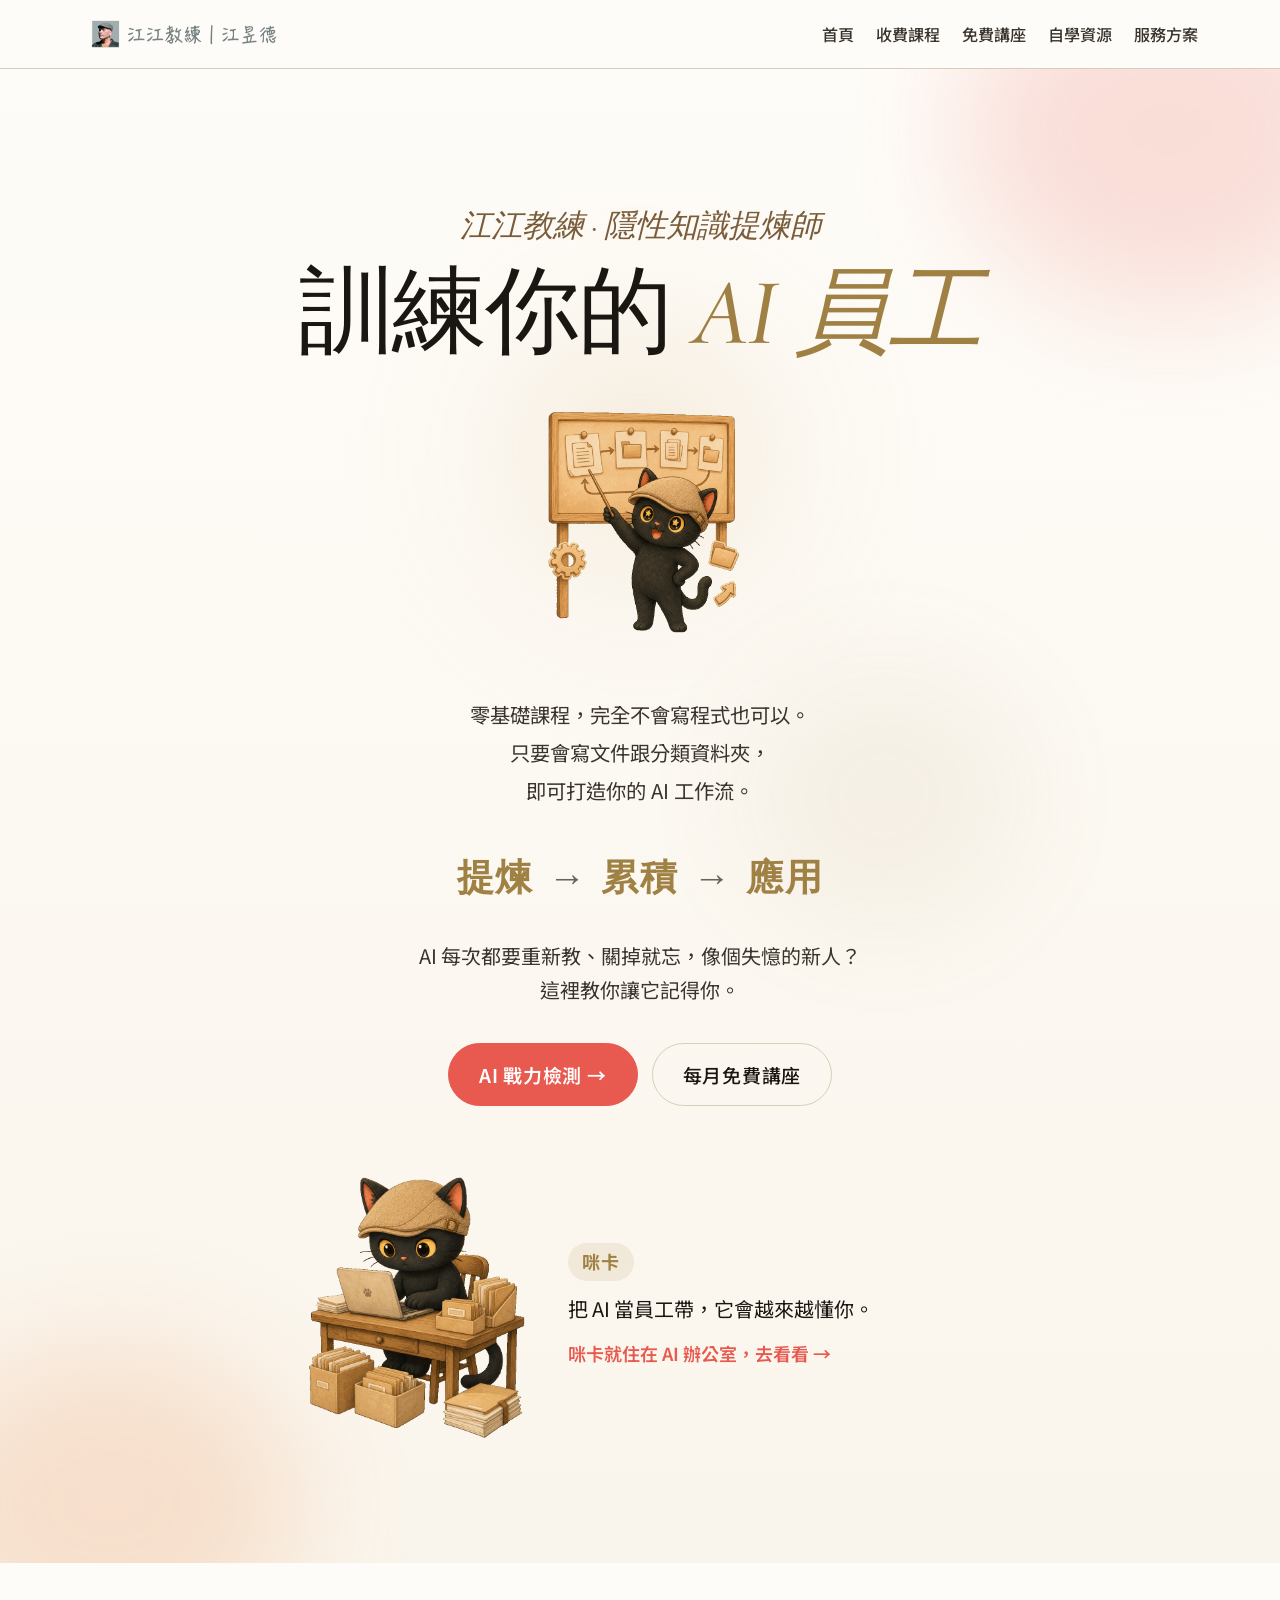
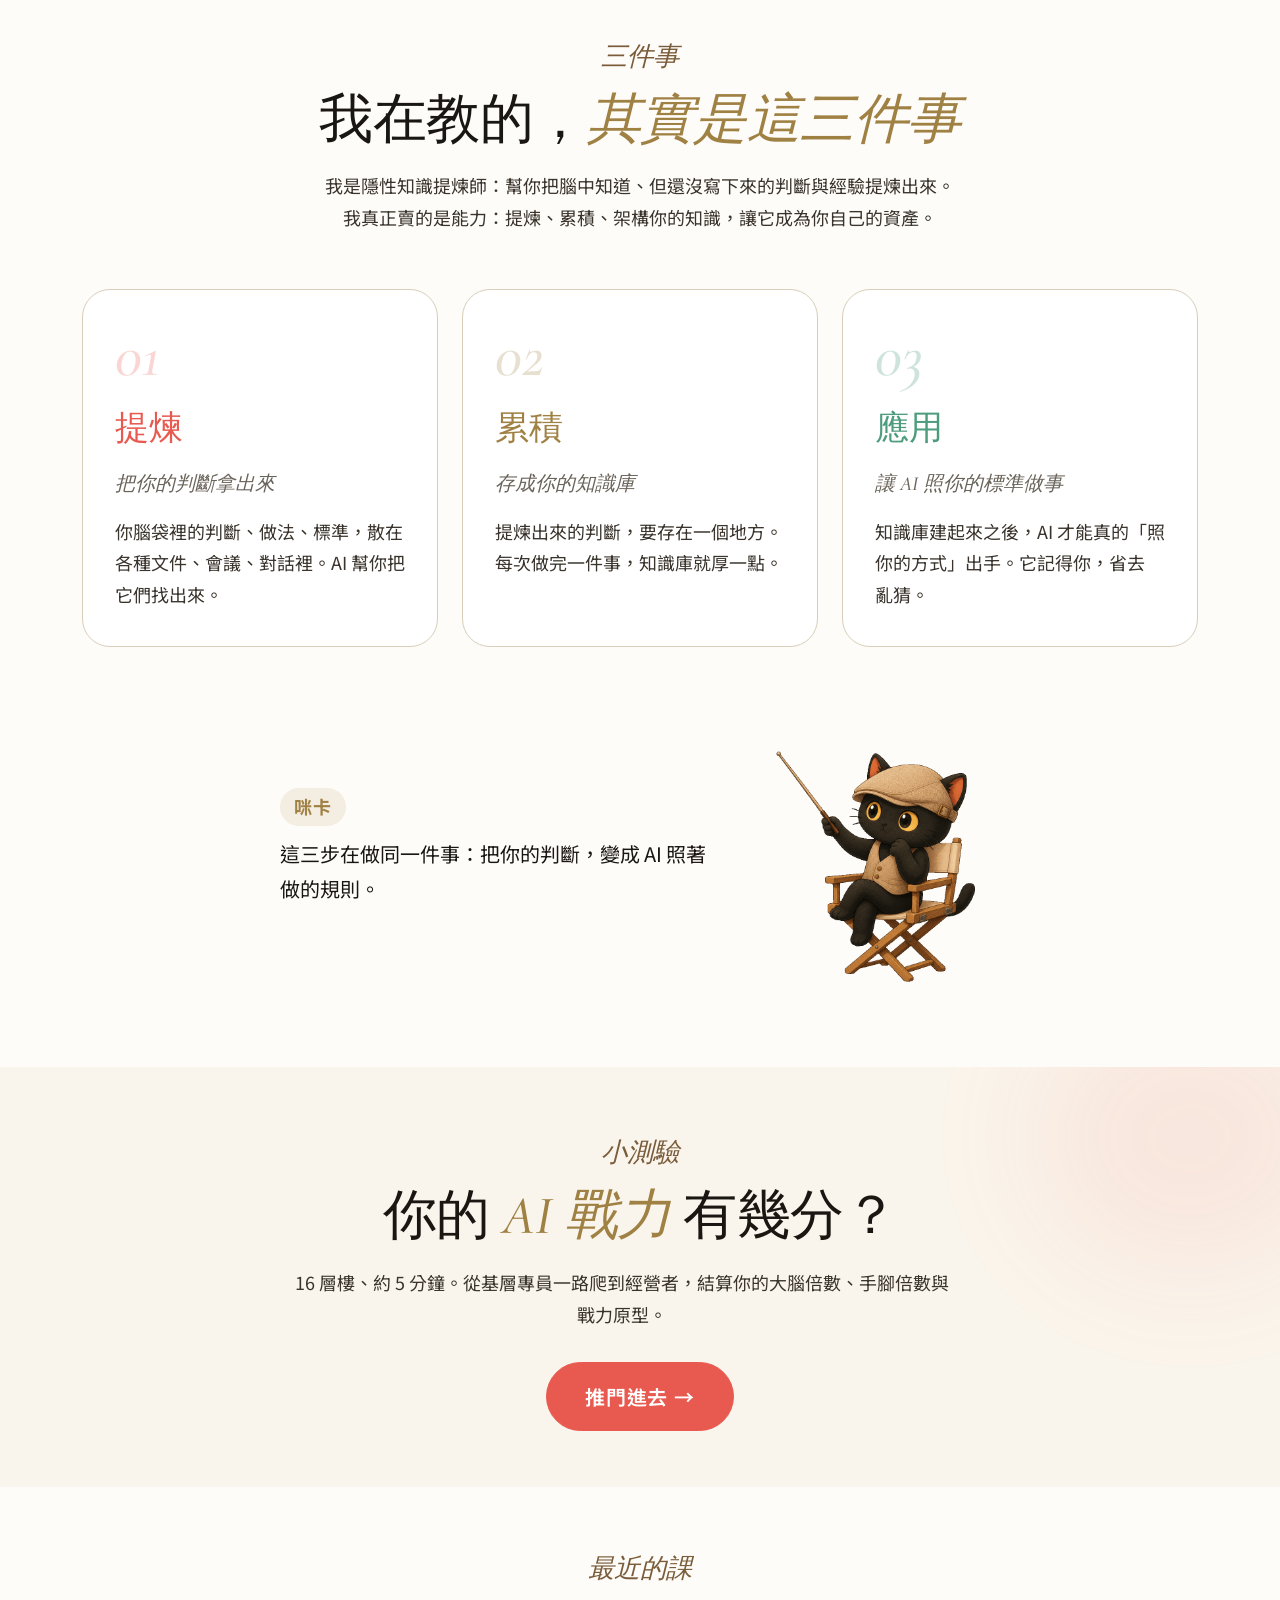
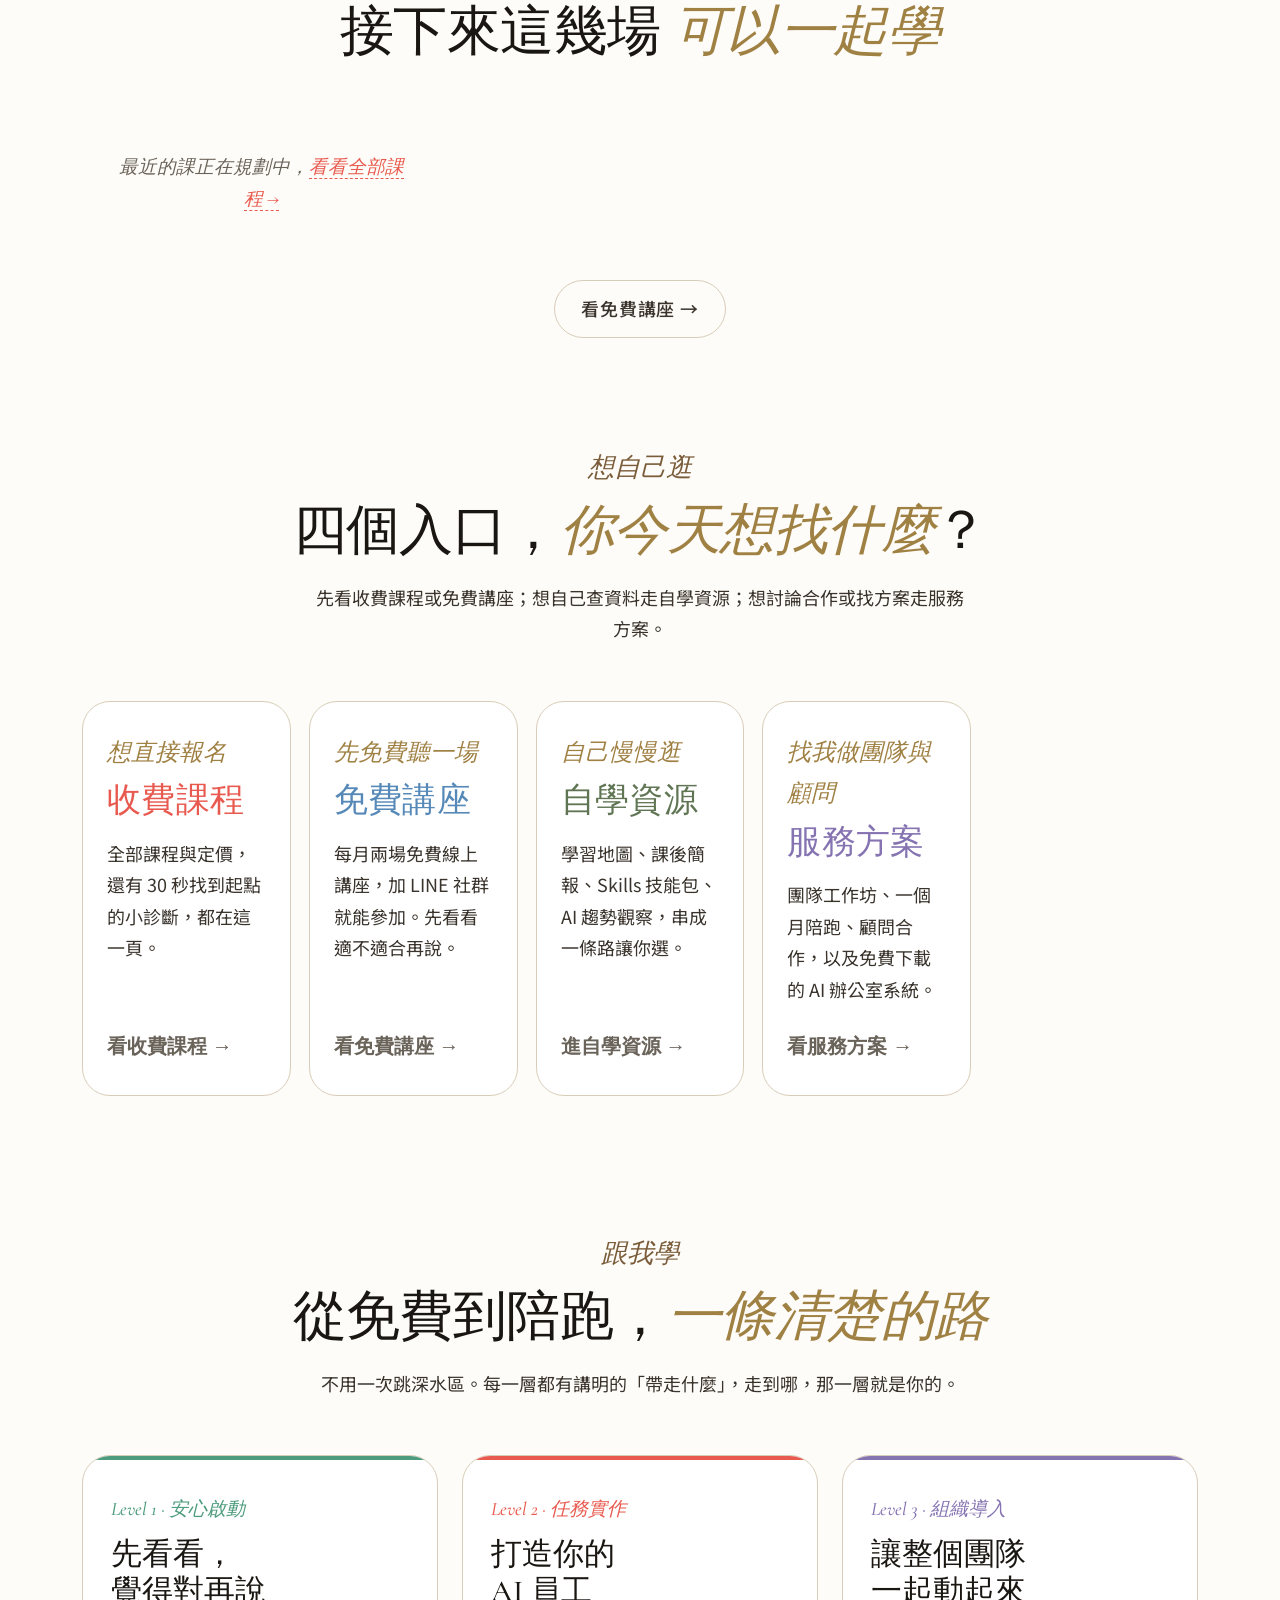
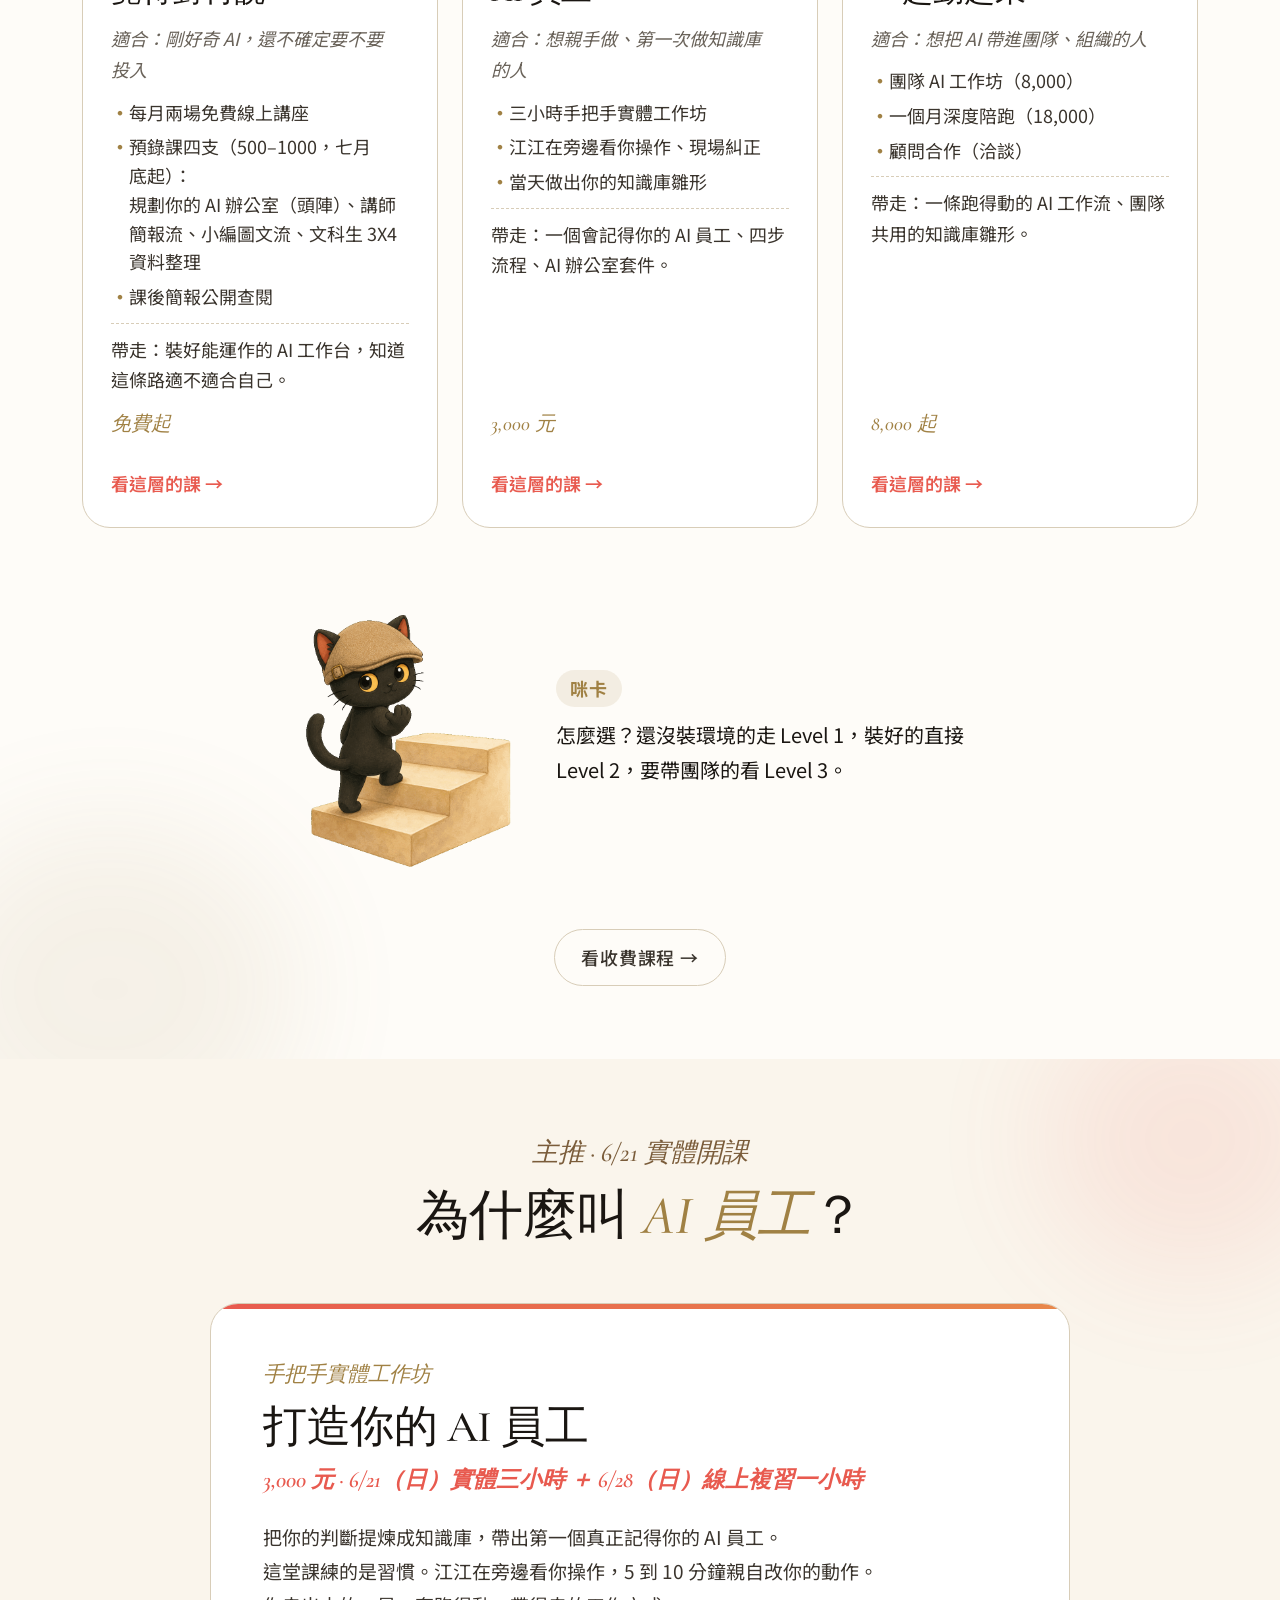
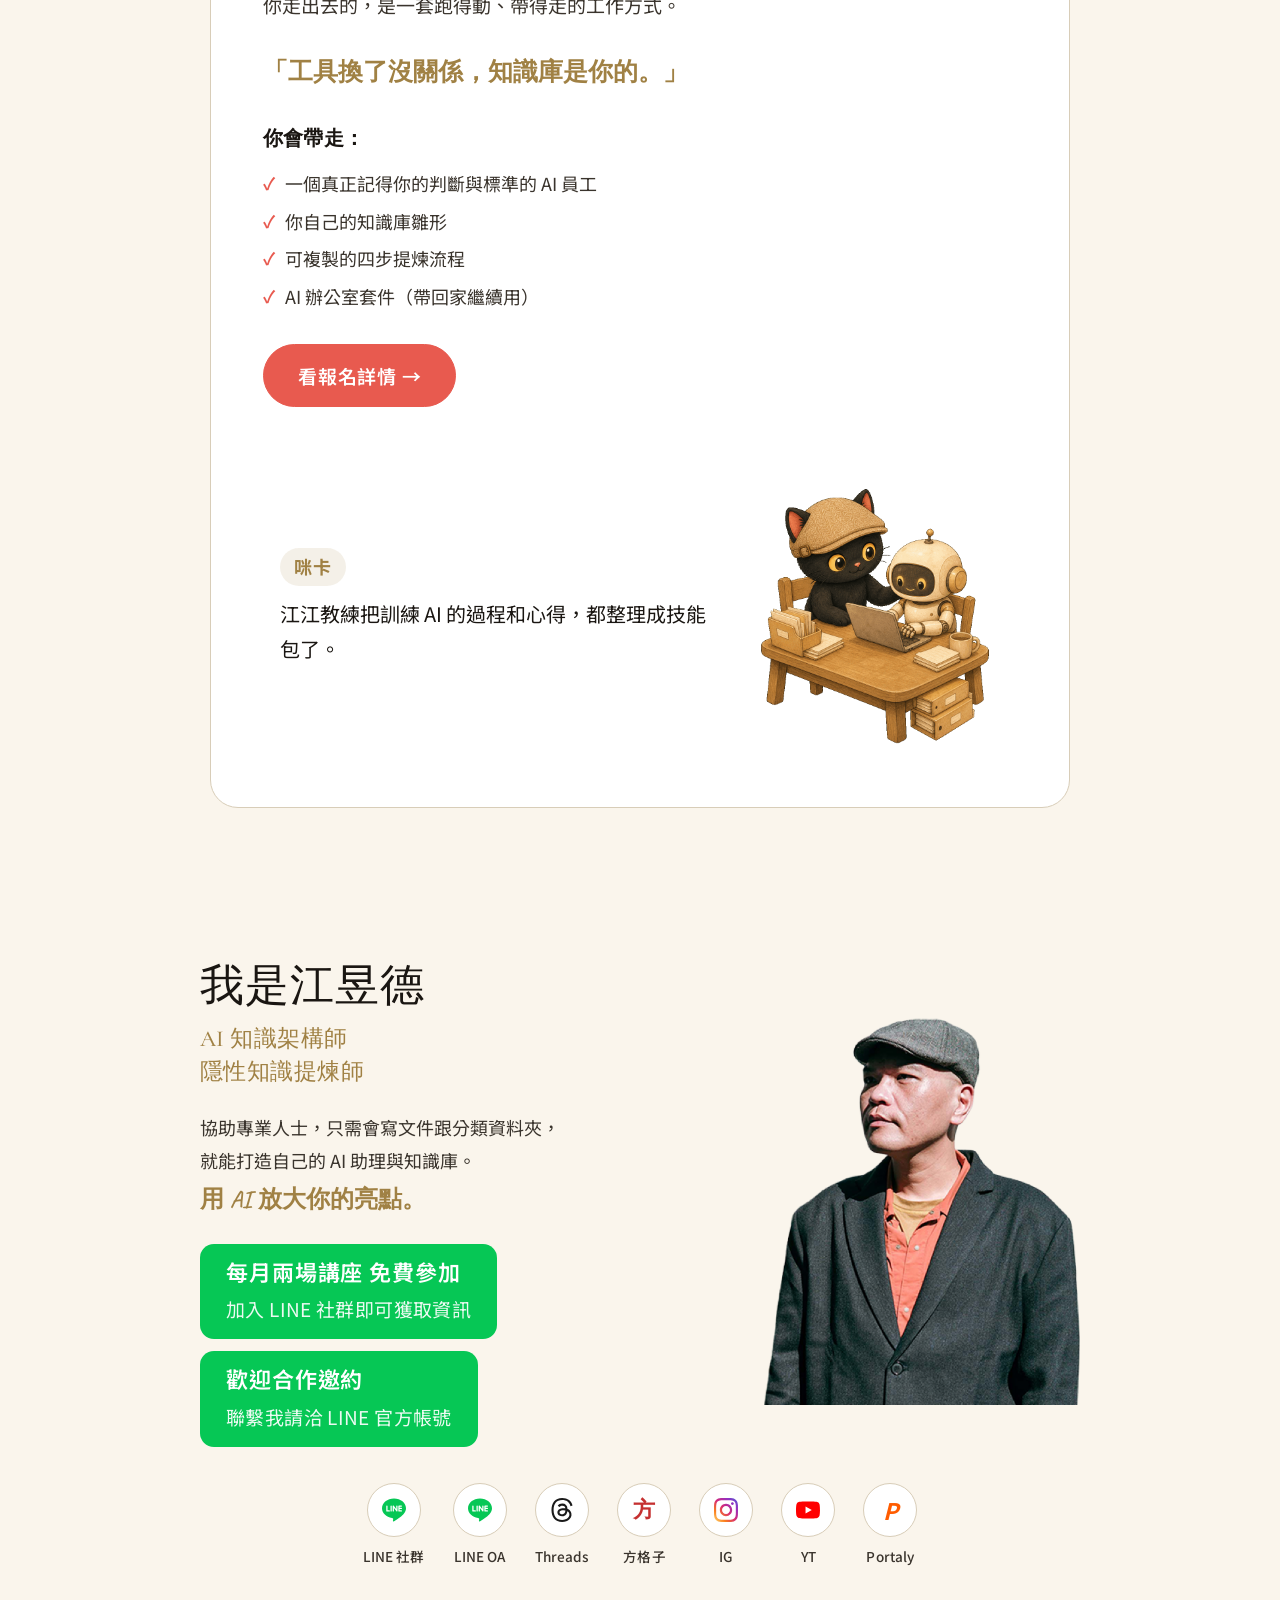
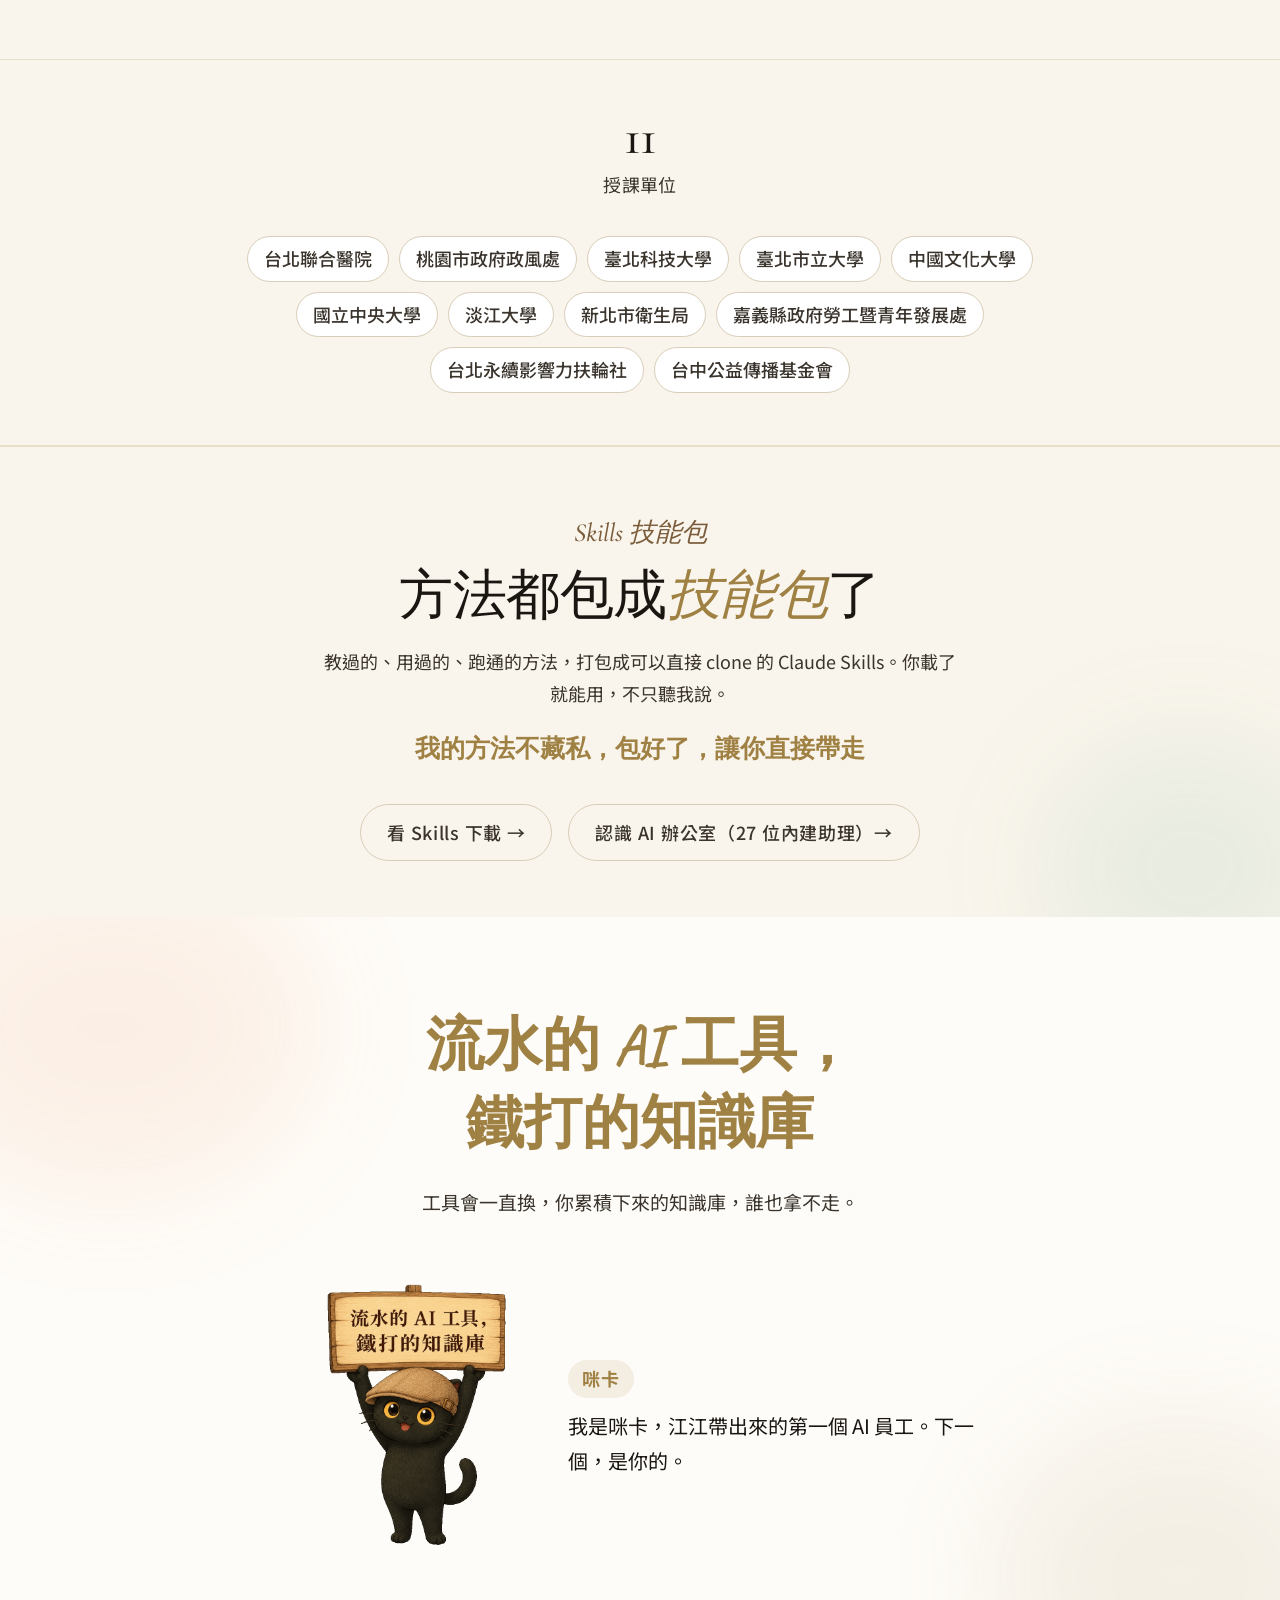
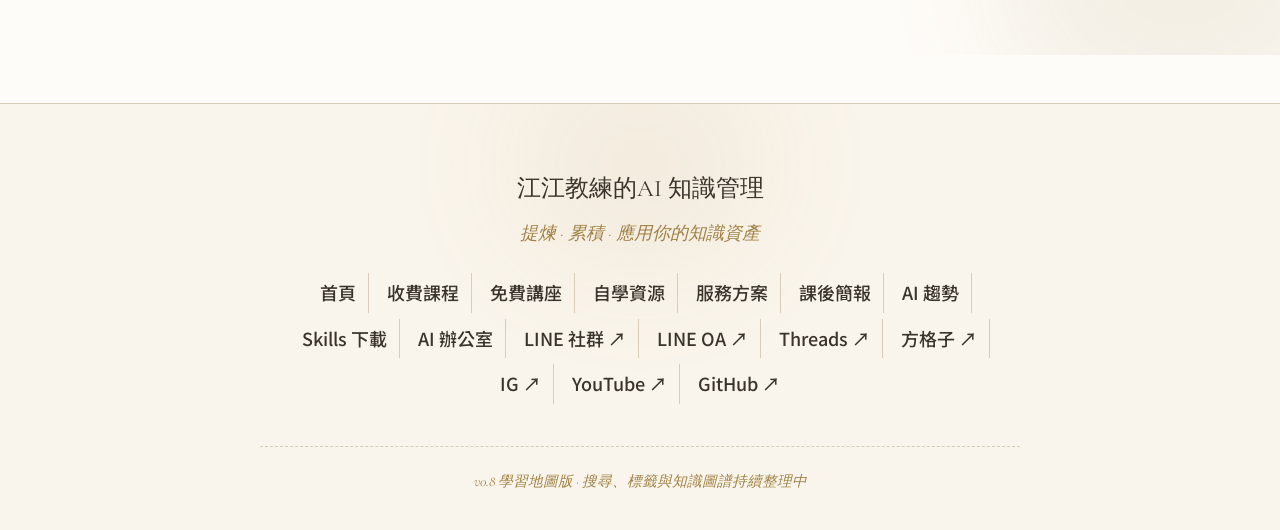
<file: index.html>
<!doctype html>
<html lang="zh-Hant">
<head>
<meta charset="utf-8" />
<meta name="viewport" content="width=device-width,initial-scale=1" />
<title>江江教練 · AI 知識管理</title>
<link rel="canonical" href="https://ai-km-jiang.vercel.app/" />
<meta property="og:type" content="website" />
<meta property="og:url" content="https://ai-km-jiang.vercel.app/" />
<meta property="og:title" content="江江教練 · AI 知識管理" />
<meta property="og:description" content="江昱德（江江教練）：AI 教練與一人公司主理人。協助知識工作者用 AI 提煉隱性知識、把文件與會議記錄變成可累積的知識資產。" />
<meta property="og:image" content="https://ai-km-jiang.vercel.app/images/intro-jiang.png" />
<meta property="og:locale" content="zh_TW" />
<meta property="og:site_name" content="江江教練 · AI 知識管理" />
<meta name="twitter:card" content="summary_large_image" />
<meta name="twitter:title" content="江江教練 · AI 知識管理" />
<meta name="twitter:description" content="江昱德（江江教練）：AI 教練與一人公司主理人。協助知識工作者用 AI 提煉隱性知識、把文件與會議記錄變成可累積的知識資產。" />
<meta name="twitter:image" content="https://ai-km-jiang.vercel.app/images/intro-jiang.png" />
<meta name="description" content="江昱德（江江教練）：AI 教練與一人公司主理人。協助知識工作者用 AI 提煉隱性知識、把文件與會議記錄變成可累積的知識資產。" />
<link rel="preconnect" href="https://fonts.googleapis.com" />
<link rel="preconnect" href="https://fonts.gstatic.com" crossorigin />
<link rel="stylesheet" href="https://fonts.googleapis.com/css2?family=Cormorant+Garamond:ital,wght@0,400;0,500;0,600;1,400;1,500&family=Caveat:wght@400;500;600;700&family=Noto+Sans+TC:wght@400;500;700&family=JetBrains+Mono:wght@400;500&display=swap" />
<link rel="stylesheet" href="styles.css?v=20260603-learning-map" />
<script type="application/ld+json">
{
  "@context": "https://schema.org",
  "@type": "Person",
  "name": "江昱德",
  "alternateName": ["江江教練", "Jiang Yude"],
  "jobTitle": "AI 教練",
  "description": "AI 教練與一人公司主理人。專長是提煉隱性知識：協助知識工作者把散落的文件、會議紀錄、課程錄影、工作經驗，用 AI 工具變成可累積、可重用、可輔助決策的知識資產。",
  "url": "https://ai-km-jiang.vercel.app/",
  "image": "https://ai-km-jiang.vercel.app/images/intro-jiang.png",
  "knowsAbout": [
    "AI 知識管理",
    "隱性知識提煉",
    "Claude Code Skills 技能包",
    "AI 教練方法論",
    "一人公司 AI 工作流",
    "提示詞優化",
    "AI 輔助決策"
  ],
  "sameAs": [
    "https://www.threads.com/@jiang_yude_coach",
    "https://vocus.cc/salon/Jiang_Coach",
    "https://github.com/Jiang-Yude",
    "https://www.youtube.com/@aipkmcc",
    "https://www.instagram.com/jiang_yude_coach/",
    "https://line.me/R/ti/p/@713kczfc"
  ]
}
</script>
<script type="application/ld+json">
{
  "@context": "https://schema.org",
  "@type": "WebSite",
  "name": "江江教練 · AI 知識管理",
  "url": "https://ai-km-jiang.vercel.app/",
  "description": "江江教練的 AI 知識管理。用各種 AI 工具，提煉、累積、應用你自己的知識資產。",
  "inLanguage": "zh-Hant",
  "author": {
    "@type": "Person",
    "name": "江昱德",
    "alternateName": "江江教練"
  }
}
</script>

<style>
/* ── index.html 頁面專屬樣式 ── */

/* ── 1. Hero：雙 CTA 按鈕列 ── */
.hero-cta-row {
  display: flex;
  gap: 14px;
  justify-content: center;
  flex-wrap: wrap;
  margin-top: 36px;
}
.hero-btn-primary {
  display: inline-block;
  padding: 14px 30px;
  background: var(--c-coral);
  color: #fff;
  border-radius: var(--radius-pill);
  font-size: 1.12rem;
  font-weight: 600;
  letter-spacing: 0.04em;
  border: 1.5px solid var(--c-coral);
  transition: background .25s, transform .25s, box-shadow .25s;
  text-decoration: none;
}
.hero-btn-primary:hover {
  background: #d44d43;
  border-color: #d44d43;
  transform: translateY(-2px);
  box-shadow: 0 12px 28px rgba(232, 90, 79, 0.32);
  color: #fff;
}
.hero-btn-secondary {
  display: inline-block;
  padding: 14px 30px;
  background: transparent;
  color: var(--ink);
  border-radius: var(--radius-pill);
  font-size: 1.12rem;
  font-weight: 500;
  letter-spacing: 0.04em;
  border: 1.5px solid var(--line);
  transition: all .25s;
  text-decoration: none;
}
.hero-btn-secondary:hover {
  border-color: var(--c-sand);
  color: var(--c-sand);
  transform: translateY(-2px);
}
.tier-link {
  display: inline-block;
  margin-top: 14px;
  font-size: 1.06rem;
  font-weight: 600;
  color: var(--c-coral);
  text-decoration: none;
}
.tier-link:hover { text-decoration: underline; }
.hero-hook {
  margin: 28px 0 0;
  font-size: 1.18rem;
  line-height: 1.7;
  color: var(--ink-soft);
}

/* ── 2. 三支柱 ── */
.pillars-section {
  padding: 72px 0 64px;
  background: var(--bg);
  position: relative;
  overflow: hidden;
}
.pillars-grid {
  display: grid;
  grid-template-columns: repeat(3, 1fr);
  gap: 24px;
  margin-top: 48px;
}
@media (max-width: 768px) {
  .pillars-grid { grid-template-columns: 1fr; gap: 18px; }
}
.pillar-card {
  background: var(--paper);
  border: 1px solid var(--line);
  border-radius: var(--radius-xl);
  padding: 36px 32px;
  position: relative;
  overflow: hidden;
  transition: transform .3s, box-shadow .3s, border-color .3s;
}
.pillar-card:hover {
  transform: translateY(-4px);
  box-shadow: var(--shadow-strong);
  border-color: var(--c-sand);
}
.pillar-num {
  font-family: 'Cormorant Garamond', serif;
  font-style: italic;
  font-size: 3.6rem;
  font-weight: 500;
  line-height: 1;
  margin-bottom: 12px;
  color: var(--line);
}
.pillar-card:nth-child(1) .pillar-num { color: rgba(232, 90, 79, 0.25); }
.pillar-card:nth-child(2) .pillar-num { color: rgba(160, 129, 68, 0.25); }
.pillar-card:nth-child(3) .pillar-num { color: rgba(77, 156, 125, 0.28); }
.pillar-title {
  font-family: 'Cormorant Garamond', serif;
  font-size: 2rem;
  font-weight: 500;
  margin: 0 0 8px;
  color: var(--ink);
  letter-spacing: 0.01em;
}
.pillar-card:nth-child(1) .pillar-title { color: var(--c-coral); }
.pillar-card:nth-child(2) .pillar-title { color: var(--c-sand); }
.pillar-card:nth-child(3) .pillar-title { color: var(--c-mint); }
.pillar-sub {
  font-family: 'Cormorant Garamond', serif;
  font-style: italic;
  font-size: 1.18rem;
  color: var(--ink-faint);
  margin: 0 0 14px;
  font-weight: 500;
}
.pillar-desc {
  font-size: 1.06rem;
  color: var(--ink-soft);
  line-height: 1.75;
  margin: 0;
}
.pillars-tagline {
  text-align: center;
  margin-top: 40px;
  font-family: 'Caveat', cursive;
  font-size: 1.6rem;
  color: var(--c-sand);
  font-weight: 600;
  letter-spacing: 0.02em;
}

/* ── 3. 信任層：數字 strip + 單位 chips ── */
.trust-strip {
  padding: 52px 0;
  background: var(--bg-soft);
  border-top: 1px solid var(--line-soft);
  border-bottom: 1px solid var(--line-soft);
  position: relative;
  overflow: hidden;
}
.trust-inner {
  display: flex;
  flex-wrap: wrap;
  align-items: center;
  justify-content: center;
  gap: 48px 64px;
}
.trust-stat {
  text-align: center;
}
.trust-stat-num {
  font-family: 'Cormorant Garamond', serif;
  font-size: 3rem;
  font-weight: 500;
  color: var(--ink);
  line-height: 1;
  letter-spacing: -0.02em;
}
.trust-stat-label {
  font-size: 1.06rem;
  color: var(--ink-soft);
  margin-top: 6px;
  letter-spacing: 0.02em;
}
.trust-divider {
  width: 1px;
  height: 56px;
  background: var(--line);
  flex-shrink: 0;
}
@media (max-width: 720px) {
  .trust-divider { display: none; }
  .trust-inner { gap: 32px 40px; }
}
.trust-units {
  display: flex;
  flex-wrap: wrap;
  justify-content: center;
  gap: 10px;
  margin-top: 36px;
  max-width: 880px;
  margin-left: auto;
  margin-right: auto;
}
.trust-chip {
  display: inline-block;
  padding: 6px 16px;
  background: var(--paper);
  border: 1px solid var(--line);
  border-radius: var(--radius-pill);
  font-size: 1.06rem;
  color: var(--ink-soft);
  font-weight: 500;
  white-space: nowrap;
  transition: border-color .2s, color .2s;
}
.trust-chip:hover {
  border-color: var(--c-sand);
  color: var(--ink);
}

/* ── 6. 課程三層體系 ── */
.tiers-section {
  padding: 72px 0 64px;
  background: var(--bg);
  position: relative;
  overflow: hidden;
}
.tiers-grid {
  display: grid;
  grid-template-columns: repeat(3, 1fr);
  gap: 24px;
  margin-top: 48px;
}
@media (max-width: 840px) {
  .tiers-grid { grid-template-columns: 1fr; gap: 20px; }
}
.tier-card {
  background: var(--paper);
  border: 1px solid var(--line);
  border-radius: var(--radius-xl);
  padding: 36px 28px 28px;
  display: flex;
  flex-direction: column;
  gap: 12px;
  position: relative;
  overflow: hidden;
  transition: transform .3s, box-shadow .3s, border-color .3s;
}
.tier-card:hover {
  transform: translateY(-4px);
  box-shadow: var(--shadow-strong);
  border-color: var(--c-sand);
}
.tier-card::before {
  content: '';
  position: absolute;
  top: 0; left: 0; right: 0;
  height: 4px;
}
.tier-card.lv1::before { background: var(--c-mint); }
.tier-card.lv2::before { background: var(--c-coral); }
.tier-card.lv3::before { background: var(--c-lavender); }
.tier-level {
  font-family: 'Cormorant Garamond', serif;
  font-style: italic;
  font-size: 1.12rem;
  color: var(--ink-faint);
  font-weight: 500;
}
.tier-card.lv1 .tier-level { color: var(--c-mint); }
.tier-card.lv2 .tier-level { color: var(--c-coral); }
.tier-card.lv3 .tier-level { color: var(--c-lavender); }
.tier-title {
  font-family: 'Cormorant Garamond', serif;
  font-size: 1.8rem;
  font-weight: 500;
  color: var(--ink);
  line-height: 1.2;
  margin: 0;
}
.tier-who {
  font-size: 1.06rem;
  color: var(--ink-faint);
  font-style: italic;
  margin: 0;
}
.tier-items {
  list-style: none;
  padding: 0;
  margin: 0;
  display: flex;
  flex-direction: column;
  gap: 6px;
}
.tier-items li {
  font-size: 1.06rem;
  color: var(--ink-soft);
  padding-left: 18px;
  position: relative;
  line-height: 1.6;
}
.tier-items li::before {
  content: '·';
  position: absolute;
  left: 0;
  color: var(--c-sand);
  font-weight: 700;
}
.tier-takeaway {
  font-size: 1.06rem;
  color: var(--ink-soft);
  line-height: 1.7;
  margin: 0;
  padding-top: 10px;
  border-top: 1px dashed var(--line);
  flex-grow: 1;
}
.tier-price {
  font-family: 'Cormorant Garamond', serif;
  font-size: 1.18rem;
  color: var(--c-sand);
  font-style: italic;
  font-weight: 500;
}
.tiers-cta-row {
  text-align: center;
  margin-top: 44px;
}

/* ── 7. 旗艦課深度區 ── */
.flagship-section {
  padding: 72px 0 64px;
  background: var(--bg-soft);
  position: relative;
  overflow: hidden;
}
.flagship-inner {
  max-width: 860px;
  margin: 0 auto;
  background: var(--paper);
  border: 1px solid var(--line);
  border-radius: var(--radius-xl);
  padding: 52px 52px 44px;
  position: relative;
  overflow: hidden;
}
@media (max-width: 720px) {
  .flagship-inner { padding: 36px 24px 32px; }
}
.flagship-inner::before {
  content: '';
  position: absolute;
  top: 0; left: 0; right: 0;
  height: 5px;
  background: linear-gradient(90deg, var(--c-coral), var(--c-peach));
}
.flagship-eyebrow {
  font-family: 'Cormorant Garamond', serif;
  font-style: italic;
  font-size: 1.25rem;
  color: var(--c-sand);
  font-weight: 500;
  margin-bottom: 8px;
}
.flagship-title {
  font-family: 'Cormorant Garamond', serif;
  font-size: 2.6rem;
  font-weight: 500;
  color: var(--ink);
  margin: 0 0 6px;
  line-height: 1.2;
  letter-spacing: -0.01em;
}
.flagship-price-tag {
  font-family: 'Cormorant Garamond', serif;
  font-size: 1.35rem;
  color: var(--c-coral);
  font-style: italic;
  font-weight: 600;
  margin-bottom: 20px;
}
.flagship-positioning {
  font-size: 1.12rem;
  color: var(--ink-soft);
  line-height: 1.8;
  margin: 0 0 28px;
  max-width: 680px;
}
.flagship-signature {
  font-family: 'Caveat', cursive;
  font-size: 1.45rem;
  color: var(--c-sand);
  font-weight: 600;
  margin: 0 0 28px;
}
.flagship-items-title {
  font-family: 'Cormorant Garamond', serif;
  font-size: 1.2rem;
  font-weight: 600;
  color: var(--ink);
  margin: 0 0 12px;
  letter-spacing: 0.01em;
}
.flagship-takeaways {
  list-style: none;
  padding: 0;
  margin: 0 0 32px;
  display: flex;
  flex-direction: column;
  gap: 8px;
}
.flagship-takeaways li {
  font-size: 1.06rem;
  color: var(--ink-soft);
  padding-left: 22px;
  position: relative;
  line-height: 1.65;
}
.flagship-takeaways li::before {
  content: '✓';
  position: absolute;
  left: 0;
  color: var(--c-coral);
  font-weight: 700;
  font-size: 1rem;
}
/* 試看影片佔位框 */
.flagship-video-placeholder {
  background: var(--bg-soft);
  border: 1.5px dashed var(--c-sand);
  border-radius: var(--radius-lg);
  padding: 40px 24px;
  text-align: center;
  margin: 0 0 32px;
  color: var(--ink-faint);
  font-family: 'Cormorant Garamond', serif;
  font-style: italic;
  font-size: 1.12rem;
  line-height: 1.65;
}
.flagship-cta {
  display: inline-block;
  padding: 14px 34px;
  background: var(--c-coral);
  color: #fff;
  border-radius: var(--radius-pill);
  font-size: 1.12rem;
  font-weight: 600;
  letter-spacing: 0.04em;
  border: 1.5px solid var(--c-coral);
  transition: background .25s, transform .25s, box-shadow .25s;
  text-decoration: none;
}
.flagship-cta:hover {
  background: #d44d43;
  border-color: #d44d43;
  transform: translateY(-2px);
  box-shadow: 0 12px 28px rgba(232, 90, 79, 0.32);
  color: #fff;
}

/* ── 8. 學員與推薦 ── */
.testimonials-section {
  padding: 64px 0 56px;
  background: var(--bg);
  position: relative;
  overflow: hidden;
}
.testimonials-grid {
  display: grid;
  grid-template-columns: repeat(3, 1fr);
  gap: 20px;
  margin-top: 48px;
}
@media (max-width: 840px) {
  .testimonials-grid { grid-template-columns: 1fr; }
}
.testimonial-card {
  background: var(--paper);
  border: 1px solid var(--line-soft);
  border-radius: var(--radius-lg);
  padding: 28px 26px;
  display: flex;
  flex-direction: column;
  gap: 14px;
}
.testimonial-quote {
  font-size: 1.06rem;
  color: var(--ink-soft);
  line-height: 1.75;
  margin: 0;
  font-style: italic;
  font-family: 'Cormorant Garamond', serif;
  font-size: 1.18rem;
}
.testimonial-source {
  font-size: 1.06rem;
  color: var(--ink-faint);
  font-weight: 500;
  margin: 0;
  padding-top: 10px;
  border-top: 1px dashed var(--line);
}

/* ── 10. 技能包生態圈 ── */
.skills-teaser {
  padding: 64px 0 56px;
  background: var(--bg-soft);
  border-top: 1px solid var(--line-soft);
  text-align: center;
  position: relative;
  overflow: hidden;
}
.skills-teaser-inner {
  max-width: 640px;
  margin: 0 auto;
}
.skills-teaser-tagline {
  font-family: 'Caveat', cursive;
  font-size: 1.5rem;
  color: var(--c-sand);
  font-weight: 600;
  margin: 18px 0 0;
}

/* ── 六入口卡：重用 entry-grid，區塊有自己的 section padding ── */
.entry-section {
  padding: 60px 0 64px;
  background: var(--bg);
}

/* ── 手機 RWD 補完 ── */
@media (max-width: 720px) {
  .tiers-grid { grid-template-columns: 1fr; }
  .testimonials-grid { grid-template-columns: 1fr; }
  .pillars-grid { grid-template-columns: 1fr; }
}
/* 最近的課：桌機三欄、窄幅單欄（取代原 inline style，避免蓋掉手機版規則） */
.home-upcoming-grid { grid-template-columns: repeat(3, 1fr); }
@media (max-width: 900px) {
  .home-upcoming-grid { grid-template-columns: 1fr; }
}

/* ════ 咪卡時刻（視覺引導元件） ════
   咪卡＝幫訪客理解內容的視覺引導：她的動作、神情直接跟旁邊的資訊互動（風格＝江江的咪卡社群圖卡：黑貓、鴨舌帽、奶茶米色、溫暖手繪）。
   文案已定稿（.mika-line，不要改）；圖由 Codex 生成後，把 .mika-moment-img 裡的虛線佔位換成 <img>（建議去背 PNG，比例 4:5）。 */
.mika-moment {
  display: flex;
  align-items: center;
  gap: 26px;
  max-width: 720px;
  margin: 44px auto 0;
  text-align: left;
}
.mika-moment.flip { flex-direction: row-reverse; }
.mika-moment-img {
  flex: 0 0 250px;
  aspect-ratio: 4 / 5;
  border: 2px dashed rgba(160,129,68,0.45);
  border-radius: 16px;
  background: rgba(160,129,68,0.05);
  display: flex;
  align-items: center;
  justify-content: center;
  padding: 14px;
  text-align: center;
  font-size: 1rem;
  line-height: 1.55;
  color: var(--ink-faint, #9b8c7a);
}
.mika-moment-img.has-img {
  border: none;
  background: none;
  padding: 0;
  overflow: hidden;
}
.mika-moment-img.has-img img {
  width: 100%;
  height: 100%;
  object-fit: cover;
  border-radius: 16px;
  display: block;
}
.mika-moment-text .mika-name {
  display: inline-block;
  padding: 3px 14px;
  background: rgba(160,129,68,0.12);
  border-radius: 999px;
  font-size: 1.06rem;
  font-weight: 700;
  color: var(--c-sand, #C99A5B);
  letter-spacing: 0.06em;
  margin-bottom: 10px;
}
.mika-moment-text .mika-go {
  display: inline-block;
  margin-top: 12px;
  font-size: 1.06rem;
  font-weight: 600;
  color: var(--c-coral);
  text-decoration: none;
}
.mika-moment-text .mika-go:hover { text-decoration: underline; }
.mika-moment-text .mika-line {
  font-size: 1.18rem;
  line-height: 1.75;
  color: var(--ink, #3d342a);
  margin: 0;
}
@media (max-width: 600px) {
  .mika-moment, .mika-moment.flip {
    flex-direction: column;
    text-align: center;
  }
  .mika-moment-img { flex: 0 0 auto; width: 210px; }
}
/* ════ Hero 頂部咪卡（設計工作流） ════ */
.hero-mika-top {
  max-width: 230px;
  margin: 4px auto 22px;
}
.hero-mika-top img {
  width: 100%;
  height: auto;
  display: block;
}
@media (max-width: 600px) {
  .hero-mika-top { max-width: 180px; }
}
</style>
</head>
<body class="spotlight" data-motion-type="pointer">

<nav class="top">
  <div class="container">
    <a class="nav-brand-img" href="index.html"><img src="images/footer-signature.png" alt="江江教練 | 江昱德" /></a>
    <button class="nav-toggle" aria-label="選單"><span></span><span></span><span></span></button>
    <ul class="nav-menu">
      <li><a href="index.html" class="active">首頁</a></li>
      <li><a href="offers.html">收費課程</a></li>
      <li><a href="courses.html">免費講座</a></li>
      <li><a href="learn.html">自學資源</a></li>
      <li><a href="cases.html">服務方案</a></li>
    </ul>
  </div>
</nav>

<!-- ════════════════════════════════════════
     1. Hero
     ════════════════════════════════════════ -->
<section class="hero">
  <div class="watercolor wc-coral"></div>
  <div class="watercolor wc-peach"></div>
  <div class="watercolor wc-sand"></div>
  <div class="container narrow">
    <div class="eyebrow">江江教練 · 隱性知識提煉師</div>
    <h1>訓練你的 <span class="italic">AI 員工</span></h1>
    <div class="hero-mika-top">
      <img src="images/mika-workflow.png" alt="咪卡開心地設計工作流程" loading="eager" />
    </div>
    <p class="subtitle">
      零基礎課程，完全不會寫程式也可以。<br />
      只要會寫文件跟分類資料夾，<br />
      即可打造你的 AI 工作流。
    </p>
    <div class="verb-chain">
      提煉 <span>→</span> 累積 <span>→</span> 應用
    </div>
    <p class="hero-hook">AI 每次都要重新教、關掉就忘，像個失憶的新人？<br />這裡教你讓它記得你。</p>
    <div class="hero-cta-row">
      <a class="hero-btn-primary" href="#ai-power-quiz">AI 戰力檢測 →</a>
      <a class="hero-btn-secondary" href="https://line.me/R/ti/g2/V63_43ngbs_kq1mpVc9LlxXB-1kchHnwdsy3WQ" target="_blank" rel="noopener">每月免費講座</a>
    </div>
    <div class="mika-moment" data-mika-moment="hero">
      <!-- 圖規格（給 Codex）：咪卡坐在辦公桌前打筆電、整理分類資料夾，認真可愛的員工 -->
      <div class="mika-moment-img has-img"><img src="images/mika-hero.png" alt="咪卡在辦公桌前整理資料、打電腦" loading="lazy" /></div>
      <div class="mika-moment-text">
        <span class="mika-name">咪卡</span>
        <p class="mika-line">把 AI 當員工帶，它會越來越懂你。</p>
        <a class="mika-go" href="ai-office/">咪卡就住在 AI 辦公室，去看看 →</a>
      </div>
    </div>
  </div>
</section>

<!-- ════════════════════════════════════════
     2. 三支柱：提煉 / 累積 / 應用
     ════════════════════════════════════════ -->
<section class="pillars-section">
  <div class="container">
    <div class="section-head-center">
      <div class="eyebrow">三件事</div>
      <h2 class="section-title">我在教的，<span class="italic">其實是這三件事</span></h2>
      <p class="section-sub">我是隱性知識提煉師：幫你把腦中知道、但還沒寫下來的判斷與經驗提煉出來。<br />我真正賣的是能力：提煉、累積、架構你的知識，讓它成為你自己的資產。</p>
    </div>
    <div class="pillars-grid">
      <div class="pillar-card">
        <div class="pillar-num">01</div>
        <h3 class="pillar-title">提煉</h3>
        <p class="pillar-sub">把你的判斷拿出來</p>
        <p class="pillar-desc">你腦袋裡的判斷、做法、標準，散在各種文件、會議、對話裡。AI 幫你把它們找出來。</p>
      </div>
      <div class="pillar-card">
        <div class="pillar-num">02</div>
        <h3 class="pillar-title">累積</h3>
        <p class="pillar-sub">存成你的知識庫</p>
        <p class="pillar-desc">提煉出來的判斷，要存在一個地方。每次做完一件事，知識庫就厚一點。</p>
      </div>
      <div class="pillar-card">
        <div class="pillar-num">03</div>
        <h3 class="pillar-title">應用</h3>
        <p class="pillar-sub">讓 AI 照你的標準做事</p>
        <p class="pillar-desc">知識庫建起來之後，AI 才能真的「照你的方式」出手。它記得你，省去亂猜。</p>
      </div>
    </div>
    <div class="mika-moment flip" data-mika-moment="pillars">
      <!-- 圖規格（給 Codex）：咪卡像導演坐在小椅子上，拿小指揮棒指向上方三張卡，神情認真 -->
      <div class="mika-moment-img has-img"><img src="images/mika-pillars.png" alt="咪卡像導演坐著，指揮提煉、累積、應用三張卡" loading="lazy" /></div>
      <div class="mika-moment-text">
        <span class="mika-name">咪卡</span>
        <p class="mika-line">這三步在做同一件事：把你的判斷，變成 AI 照著做的規則。</p>
      </div>
    </div>
  </div>
</section>

<!-- ════════════════════════════════════════
     4.5 小測驗：你的 AI 戰力（已接入 ai-power-tower/ 子站）
     ════════════════════════════════════════ -->
<section class="quiz-teaser-section" id="ai-power-quiz" style="padding:64px 0 56px; background:var(--bg-soft); position:relative; overflow:hidden;">
  <div class="watercolor wc-coral" style="width:320px;height:280px;top:-70px;right:-70px;opacity:0.09;"></div>
  <div class="container narrow" style="text-align:center;">
    <div class="eyebrow">小測驗</div>
    <h2 class="section-title">你的 <span class="italic">AI 戰力</span> 有幾分？</h2>
    <p class="section-sub">16 層樓、約 5 分鐘。從基層專員一路爬到經營者，結算你的大腦倍數、手腳倍數與戰力原型。</p>
    <div style="margin:32px auto 0;">
      <a class="hero-btn-primary" href="ai-power-tower/" target="_blank" rel="noopener" style="font-size:1.18rem; padding:16px 38px;">推門進去 →</a>
    </div>
  </div>
</section>

<!-- ════════════════════════════════════════
     4. 最近的課（保留原始碼，含 courses-data.js 自動卡）
     ════════════════════════════════════════ -->
<section style="padding: 60px 0 40px;">
  <div class="container">
    <div class="section-head-center">
      <div class="eyebrow">最近的課</div>
      <h2 class="section-title">接下來這幾場 <span class="italic">可以一起學</span></h2>
    </div>
    <!-- 卡片由 courses-render.js 讀 courses-data.js 自動渲染未來 3 場，不再寫死靜態卡（避免過期場次曝光） -->
    <div class="list-grid home-upcoming-grid" id="home-upcoming"></div>
    <div style="text-align:center; margin-top: 32px;">
      <a class="button ghost" href="courses.html">看免費講座 →</a>
    </div>
  </div>
</section>

<!-- ════════════════════════════════════════
     11. 六入口卡（接近底部，讓想自己逛的人用）
     ════════════════════════════════════════ -->
<section class="entry-section">
  <div class="container">
    <div class="section-head-center">
      <div class="eyebrow">想自己逛</div>
      <h2 class="section-title">四個入口，<span class="italic">你今天想找什麼</span>？</h2>
      <p class="section-sub">先看收費課程或免費講座；想自己查資料走自學資源；想討論合作或找方案走服務方案。</p>
    </div>

    <div class="entry-grid five">
      <a class="entry-card c1" href="offers.html">
        <div class="entry-eye">想直接報名</div>
        <h3>收費課程</h3>
        <p>全部課程與定價，還有 30 秒找到起點的小診斷，都在這一頁。</p>
        <span class="arrow">看收費課程 →</span>
      </a>

      <a class="entry-card c2" href="courses.html">
        <div class="entry-eye">先免費聽一場</div>
        <h3>免費講座</h3>
        <p>每月兩場免費線上講座，加 LINE 社群就能參加。先看看適不適合再說。</p>
        <span class="arrow">看免費講座 →</span>
      </a>

      <a class="entry-card c3" href="learn.html">
        <div class="entry-eye">自己慢慢逛</div>
        <h3>自學資源</h3>
        <p>學習地圖、課後簡報、Skills 技能包、AI 趨勢觀察，串成一條路讓你選。</p>
        <span class="arrow">進自學資源 →</span>
      </a>

      <a class="entry-card c5" href="cases.html">
        <div class="entry-eye">找我做團隊與顧問</div>
        <h3>服務方案</h3>
        <p>團隊工作坊、一個月陪跑、顧問合作，以及免費下載的 AI 辦公室系統。</p>
        <span class="arrow">看服務方案 →</span>
      </a>
    </div>
  </div>
</section>

<!-- ════════════════════════════════════════
     5. 課程三層體系（預錄課已併入 Level 1）
     ════════════════════════════════════════ -->
<section class="tiers-section">
  <div class="watercolor wc-sand" style="width:380px;height:340px;bottom:-100px;left:-80px;opacity:0.09;"></div>
  <div class="container">
    <div class="section-head-center">
      <div class="eyebrow">跟我學</div>
      <h2 class="section-title">從免費到陪跑，<span class="italic">一條清楚的路</span></h2>
      <p class="section-sub">不用一次跳深水區。每一層都有講明的「帶走什麼」，走到哪，那一層就是你的。</p>
    </div>
    <div class="tiers-grid">
      <!-- Level 1 -->
      <div class="tier-card lv1">
        <div class="tier-level">Level 1 · 安心啟動</div>
        <h3 class="tier-title">先看看，<br />覺得對再說</h3>
        <p class="tier-who">適合：剛好奇 AI，還不確定要不要投入</p>
        <ul class="tier-items">
          <li>每月兩場免費線上講座</li>
          <li>預錄課四支（500–1000，七月底起）：<br />規劃你的 AI 辦公室（頭陣）、講師簡報流、小編圖文流、文科生 3X4 資料整理</li>
          <li>課後簡報公開查閱</li>
        </ul>
        <p class="tier-takeaway">帶走：裝好能運作的 AI 工作台，知道這條路適不適合自己。</p>
        <div class="tier-price">免費起</div>
        <a class="tier-link" href="offers.html#card-prerec">看這層的課 →</a>
      </div>
      <!-- Level 2 -->
      <div class="tier-card lv2">
        <div class="tier-level">Level 2 · 任務實作</div>
        <h3 class="tier-title">打造你的<br />AI 員工</h3>
        <p class="tier-who">適合：想親手做、第一次做知識庫的人</p>
        <ul class="tier-items">
          <li>三小時手把手實體工作坊</li>
          <li>江江在旁邊看你操作、現場糾正</li>
          <li>當天做出你的知識庫雛形</li>
        </ul>
        <p class="tier-takeaway">帶走：一個會記得你的 AI 員工、四步流程、AI 辦公室套件。</p>
        <div class="tier-price">3,000 元</div>
        <a class="tier-link" href="offers.html#card-3000">看這層的課 →</a>
      </div>
      <!-- Level 3 -->
      <div class="tier-card lv3">
        <div class="tier-level">Level 3 · 組織導入</div>
        <h3 class="tier-title">讓整個團隊<br />一起動起來</h3>
        <p class="tier-who">適合：想把 AI 帶進團隊、組織的人</p>
        <ul class="tier-items">
          <li>團隊 AI 工作坊（8,000）</li>
          <li>一個月深度陪跑（18,000）</li>
          <li>顧問合作（洽談）</li>
        </ul>
        <p class="tier-takeaway">帶走：一條跑得動的 AI 工作流、團隊共用的知識庫雛形。</p>
        <div class="tier-price">8,000 起</div>
        <a class="tier-link" href="offers.html#card-8000">看這層的課 →</a>
      </div>
    </div>
    <div class="mika-moment" data-mika-moment="tiers">
      <!-- 圖規格（給 Codex）：咪卡踏在階梯第一階、回頭招手，神情輕鬆 -->
      <div class="mika-moment-img has-img"><img src="images/mika-tiers.png" alt="咪卡踏上階梯第一階，回頭招手" loading="lazy" /></div>
      <div class="mika-moment-text">
        <span class="mika-name">咪卡</span>
        <p class="mika-line">怎麼選？還沒裝環境的走 Level 1，裝好的直接 Level 2，要帶團隊的看 Level 3。</p>
      </div>
    </div>
    <div class="tiers-cta-row">
      <a class="button ghost" href="offers.html">看收費課程 →</a>
    </div>
  </div>
</section>

<!-- ════════════════════════════════════════
     7. 旗艦課深度區
     ════════════════════════════════════════ -->
<section class="flagship-section">
  <div class="watercolor wc-coral" style="width:300px;height:280px;top:-60px;right:-60px;opacity:0.10;"></div>
  <div class="container">
    <div class="section-head-center">
      <div class="eyebrow">主推 · 6/21 實體開課</div>
      <h2 class="section-title">為什麼叫 <span class="italic">AI 員工</span>？</h2>
    </div>
    <div class="flagship-inner">
      <div class="flagship-eyebrow">手把手實體工作坊</div>
      <h3 class="flagship-title">打造你的 AI 員工</h3>
      <div class="flagship-price-tag">3,000 元 · 6/21（日）實體三小時 ＋ 6/28（日）線上複習一小時</div>
      <p class="flagship-positioning">
        把你的判斷提煉成知識庫，帶出第一個真正記得你的 AI 員工。<br />
        這堂課練的是習慣。江江在旁邊看你操作，5 到 10 分鐘親自改你的動作。<br />
        你走出去的，是一套跑得動、帶得走的工作方式。
      </p>
      <p class="flagship-signature">「工具換了沒關係，知識庫是你的。」</p>
      <p class="flagship-items-title">你會帶走：</p>
      <ul class="flagship-takeaways">
        <li>一個真正記得你的判斷與標準的 AI 員工</li>
        <li>你自己的知識庫雛形</li>
        <li>可複製的四步提煉流程</li>
        <li>AI 辦公室套件（帶回家繼續用）</li>
      </ul>
      <!-- 試看影片：待江江挑 YouTube 片段 -->
      <div class="flagship-video-placeholder" style="display:none"><!-- 上線前隱藏：等試看影片 -->
        試看影片<br />
        <span style="font-size:1.06rem;opacity:0.7;">（待江江提供 YouTube 片段連結，這裡放 embed 或 thumbnail 連結）</span>
      </div>
      <a class="flagship-cta" href="offers.html#card-3000">看報名詳情 →</a>
      <div class="mika-moment flip" data-mika-moment="flagship">
      <!-- 圖規格（給 Codex）：咪卡坐在一隻打電腦的小機器人旁邊，溫暖地陪牠、教牠（機器人＝被訓練的 AI 員工） -->
      <div class="mika-moment-img has-img"><img src="images/mika-flagship.png" alt="咪卡坐在打電腦的可愛機器人旁邊，陪牠工作" loading="lazy" /></div>
      <div class="mika-moment-text">
        <span class="mika-name">咪卡</span>
        <p class="mika-line">江江教練把訓練 AI 的過程和心得，都整理成技能包了。</p>
      </div>
    </div>
    </div>
  </div>
</section>

<!-- ════════════════════════════════════════
     8. 學員與推薦（結構佔位，待補內容）
     ════════════════════════════════════════ -->
<!-- 上線前隱藏：等真實學員見證 -->
<section class="testimonials-section" style="display:none">
  <div class="container">
    <div class="section-head-center">
      <div class="eyebrow">學員怎麼說</div>
      <h2 class="section-title">真實的人，<span class="italic">真實的話</span></h2>
    </div>
    <div class="testimonials-grid">
      <div class="testimonial-card">
        <p class="testimonial-quote">（此處放學員回饋，待江江提供。請提供 1–3 句真實的話，不需要修飾太多。）</p>
        <p class="testimonial-source">學員姓名 · 身份背景</p>
      </div>
      <div class="testimonial-card">
        <p class="testimonial-quote">（此處放學員回饋，待江江提供。請提供 1–3 句真實的話，不需要修飾太多。）</p>
        <p class="testimonial-source">學員姓名 · 身份背景</p>
      </div>
      <div class="testimonial-card">
        <p class="testimonial-quote">（此處放推薦短評，待江江提供。可以是合作夥伴的評語，或是課後的真實回饋。）</p>
        <p class="testimonial-source">推薦人姓名 · 身份背景</p>
      </div>
    </div>
  </div>
</section>

<!-- ════════════════════════════════════════
     9. 我是江昱德（保留原始碼，含照片、LINE 雙 CTA、社群圈）
     ════════════════════════════════════════ -->
<!-- IG 漸層 defs（給 SVG fill="url(#ig-gradient)" 用） -->
<svg width="0" height="0" style="position:absolute" aria-hidden="true">
  <defs>
    <linearGradient id="ig-gradient" x1="0%" y1="100%" x2="100%" y2="0%">
      <stop offset="0%" stop-color="#feda75"/>
      <stop offset="25%" stop-color="#fa7e1e"/>
      <stop offset="50%" stop-color="#d62976"/>
      <stop offset="75%" stop-color="#962fbf"/>
      <stop offset="100%" stop-color="#4f5bd5"/>
    </linearGradient>
  </defs>
</svg>

<section class="intro-section">
  <div class="watercolor wc-sand-bg"></div>
  <div class="container">
    <div class="intro-grid">
      <div class="intro-text">
        <h2 class="intro-name">我是江昱德</h2>
        <p class="intro-title">AI 知識架構師<br />隱性知識提煉師</p>
        <p class="intro-desc">
          協助專業人士，只需會寫文件跟分類資料夾，<br />
          就能打造自己的 AI 助理與知識庫。<br />
          <em>用 AI 放大你的亮點。</em>
        </p>
        <div class="intro-cta-row">
          <a class="intro-line-cta" href="https://line.me/R/ti/g2/V63_43ngbs_kq1mpVc9LlxXB-1kchHnwdsy3WQ" target="_blank" rel="noopener">
            <span class="cta-main">每月兩場講座 免費參加</span>
            <span class="cta-sub">加入 LINE 社群即可獲取資訊</span>
          </a>
          <a class="intro-line-cta" href="https://line.me/R/ti/p/@713kczfc" target="_blank" rel="noopener">
            <span class="cta-main">歡迎合作邀約</span>
            <span class="cta-sub">聯繫我請洽 LINE 官方帳號</span>
          </a>
        </div>
      </div>
      <div class="intro-photo has-photo">
        <img src="images/intro-jiang.png" alt="江昱德 江江教練" />
      </div>
    </div>

    <!-- 6 圓 icon SVG logo（一列） -->
    <div class="social-circles">
      <a class="social-circle line" href="https://line.me/R/ti/g2/V63_43ngbs_kq1mpVc9LlxXB-1kchHnwdsy3WQ" target="_blank" rel="noopener" aria-label="LINE 社群">
        <div class="circle-btn">
          <svg viewBox="0 0 24 24" xmlns="http://www.w3.org/2000/svg" aria-hidden="true">
            <path d="M19.365 9.863c.349 0 .63.285.63.631 0 .345-.281.63-.63.63H17.61v1.125h1.755c.349 0 .63.283.63.63 0 .344-.281.629-.63.629h-2.386c-.345 0-.627-.285-.627-.629V8.108c0-.345.282-.63.63-.63h2.386c.346 0 .627.285.627.63 0 .349-.281.63-.63.63H17.61v1.125h1.755zm-3.855 3.016c0 .27-.174.51-.432.596-.064.021-.133.031-.199.031-.211 0-.391-.09-.51-.25l-2.443-3.317v2.94c0 .344-.279.629-.631.629-.346 0-.626-.285-.626-.629V8.108c0-.27.173-.51.43-.595.06-.023.136-.033.194-.033.195 0 .375.104.495.254l2.462 3.33V8.108c0-.345.282-.63.63-.63.345 0 .63.285.63.63v4.771zm-5.741 0c0 .344-.282.629-.631.629-.345 0-.627-.285-.627-.629V8.108c0-.345.282-.63.63-.63.346 0 .628.285.628.63v4.771zm-2.466.629H4.917c-.345 0-.63-.285-.63-.629V8.108c0-.345.285-.63.63-.63.348 0 .63.285.63.63v4.141h1.756c.348 0 .629.283.629.63 0 .344-.282.629-.629.629M24 10.314C24 4.943 18.615.572 12 .572S0 4.943 0 10.314c0 4.811 4.27 8.842 10.035 9.608.391.082.923.258 1.058.59.12.301.079.766.038 1.08l-.164 1.02c-.045.301-.24 1.186 1.049.645 1.291-.539 6.916-4.078 9.436-6.975C23.176 14.393 24 12.458 24 10.314"/>
          </svg>
        </div>
        <span class="caption">LINE 社群</span>
      </a>

      <a class="social-circle line" href="https://line.me/R/ti/p/@713kczfc" target="_blank" rel="noopener" aria-label="LINE 官方帳號">
        <div class="circle-btn">
          <svg viewBox="0 0 24 24" xmlns="http://www.w3.org/2000/svg" aria-hidden="true">
            <path d="M19.365 9.863c.349 0 .63.285.63.631 0 .345-.281.63-.63.63H17.61v1.125h1.755c.349 0 .63.283.63.63 0 .344-.281.629-.63.629h-2.386c-.345 0-.627-.285-.627-.629V8.108c0-.345.282-.63.63-.63h2.386c.346 0 .627.285.627.63 0 .349-.281.63-.63.63H17.61v1.125h1.755zm-3.855 3.016c0 .27-.174.51-.432.596-.064.021-.133.031-.199.031-.211 0-.391-.09-.51-.25l-2.443-3.317v2.94c0 .344-.279.629-.631.629-.346 0-.626-.285-.626-.629V8.108c0-.27.173-.51.43-.595.06-.023.136-.033.194-.033.195 0 .375.104.495.254l2.462 3.33V8.108c0-.345.282-.63.63-.63.345 0 .63.285.63.63v4.771zm-5.741 0c0 .344-.282.629-.631.629-.345 0-.627-.285-.627-.629V8.108c0-.345.282-.63.63-.63.346 0 .628.285.628.63v4.771zm-2.466.629H4.917c-.345 0-.63-.285-.63-.629V8.108c0-.345.285-.63.63-.63.348 0 .63.285.63.63v4.141h1.756c.348 0 .629.283.629.63 0 .344-.282.629-.629.629M24 10.314C24 4.943 18.615.572 12 .572S0 4.943 0 10.314c0 4.811 4.27 8.842 10.035 9.608.391.082.923.258 1.058.59.12.301.079.766.038 1.08l-.164 1.02c-.045.301-.24 1.186 1.049.645 1.291-.539 6.916-4.078 9.436-6.975C23.176 14.393 24 12.458 24 10.314"/>
          </svg>
        </div>
        <span class="caption">LINE OA</span>
      </a>

      <a class="social-circle threads" href="https://www.threads.com/@jiang_yude_coach" target="_blank" rel="noopener" aria-label="Threads">
        <div class="circle-btn">
          <svg viewBox="0 0 24 24" xmlns="http://www.w3.org/2000/svg" aria-hidden="true">
            <path d="M12.186 24h-.007c-3.581-.024-6.334-1.205-8.184-3.509C2.35 18.44 1.5 15.586 1.472 12.01v-.017c.03-3.579.879-6.43 2.525-8.482C5.845 1.205 8.6.024 12.18 0h.014c2.746.02 5.043.725 6.826 2.098 1.677 1.29 2.858 3.13 3.509 5.467l-2.04.569c-1.104-3.96-3.898-5.984-8.304-6.015-2.91.022-5.11.936-6.54 2.717C4.307 6.504 3.616 8.914 3.589 12c.027 3.086.718 5.496 2.057 7.164 1.43 1.783 3.631 2.698 6.54 2.717 2.623-.02 4.358-.631 5.8-2.045 1.647-1.613 1.618-3.593 1.09-4.798-.31-.71-.873-1.3-1.634-1.75-.192 1.352-.622 2.446-1.284 3.272-.886 1.102-2.14 1.704-3.73 1.79-1.202.065-2.361-.218-3.259-.801-1.063-.689-1.685-1.74-1.752-2.964-.065-1.19.408-2.285 1.33-3.082.88-.76 2.119-1.207 3.583-1.291a13.853 13.853 0 0 1 3.02.142c-.126-.742-.375-1.332-.75-1.757-.513-.586-1.308-.883-2.359-.89h-.029c-.844 0-1.992.232-2.721 1.32L7.734 7.847c.98-1.454 2.568-2.256 4.478-2.256h.044c3.194.02 5.097 1.975 5.287 5.388.108.046.216.094.321.142 1.49.7 2.58 1.761 3.154 3.07.797 1.82.871 4.79-1.548 7.158-1.85 1.81-4.094 2.628-7.277 2.65Zm1.003-11.69c-.242 0-.487.007-.739.021-1.836.103-2.98.946-2.916 2.143.067 1.256 1.452 1.839 2.784 1.767 1.224-.065 2.818-.543 3.086-3.71a10.5 10.5 0 0 0-2.215-.221z"/>
          </svg>
        </div>
        <span class="caption">Threads</span>
      </a>

      <a class="social-circle vocus" href="https://vocus.cc/salon/Jiang_Coach" target="_blank" rel="noopener" aria-label="方格子">
        <div class="circle-btn">
          <span class="vocus-text">方</span>
        </div>
        <span class="caption">方格子</span>
      </a>

      <a class="social-circle ig" href="https://www.instagram.com/jiang_yude_coach/" target="_blank" rel="noopener" aria-label="Instagram">
        <div class="circle-btn">
          <svg viewBox="0 0 24 24" xmlns="http://www.w3.org/2000/svg" aria-hidden="true">
            <path d="M12 2.163c3.204 0 3.584.012 4.85.07 3.252.148 4.771 1.691 4.919 4.919.058 1.265.069 1.645.069 4.849 0 3.205-.012 3.584-.069 4.849-.149 3.225-1.664 4.771-4.919 4.919-1.266.058-1.644.07-4.85.07-3.204 0-3.584-.012-4.849-.07-3.26-.149-4.771-1.699-4.919-4.92-.058-1.265-.07-1.644-.07-4.849 0-3.204.013-3.583.07-4.849.149-3.227 1.664-4.771 4.919-4.919 1.266-.057 1.645-.069 4.849-.069zm0-2.163c-3.259 0-3.667.014-4.947.072-4.358.2-6.78 2.618-6.98 6.98-.059 1.281-.073 1.689-.073 4.948 0 3.259.014 3.668.072 4.948.2 4.358 2.618 6.78 6.98 6.98 1.281.058 1.689.072 4.948.072 3.259 0 3.668-.014 4.948-.072 4.354-.2 6.782-2.618 6.979-6.98.059-1.28.073-1.689.073-4.948 0-3.259-.014-3.667-.072-4.947-.196-4.354-2.617-6.78-6.979-6.98-1.281-.059-1.69-.073-4.949-.073zm0 5.838c-3.403 0-6.162 2.759-6.162 6.162s2.759 6.163 6.162 6.163 6.162-2.759 6.162-6.163c0-3.403-2.759-6.162-6.162-6.162zm0 10.162c-2.209 0-4-1.79-4-4 0-2.209 1.791-4 4-4s4 1.791 4 4c0 2.21-1.791 4-4 4zm6.406-11.845c-.796 0-1.441.645-1.441 1.44s.645 1.44 1.441 1.44c.795 0 1.439-.645 1.439-1.44s-.644-1.44-1.439-1.44z"/>
          </svg>
        </div>
        <span class="caption">IG</span>
      </a>

      <a class="social-circle yt" href="https://www.youtube.com/@aipkmcc" target="_blank" rel="noopener" aria-label="YouTube">
        <div class="circle-btn">
          <svg viewBox="0 0 24 24" xmlns="http://www.w3.org/2000/svg" aria-hidden="true">
            <path d="M23.498 6.186a3.016 3.016 0 0 0-2.122-2.136C19.505 3.545 12 3.545 12 3.545s-7.505 0-9.377.505A3.017 3.017 0 0 0 .502 6.186C0 8.07 0 12 0 12s0 3.93.502 5.814a3.016 3.016 0 0 0 2.122 2.136c1.871.505 9.376.505 9.376.505s7.505 0 9.377-.505a3.015 3.015 0 0 0 2.122-2.136C24 15.93 24 12 24 12s0-3.93-.502-5.814zM9.545 15.568V8.432L15.818 12l-6.273 3.568z"/>
          </svg>
        </div>
        <span class="caption">YT</span>
      </a>

      <a class="social-circle portaly" href="https://portaly.cc/Jiang_Yude" target="_blank" rel="noopener" aria-label="Portaly 連結整合">
        <div class="circle-btn">
          <span class="portaly-text">P</span>
        </div>
        <span class="caption">Portaly</span>
      </a>
    </div>
  </div>
</section>

<!-- ════════════════════════════════════════
     3. 信任層：數字 + 合作單位
     信任層：數字與單位需江江確認後才可部署
     ════════════════════════════════════════ -->
<!-- 信任層：數字與單位需江江確認後才可部署 -->
<section class="trust-strip">
  <div class="container">
    <div class="trust-inner">
      <div class="trust-stat">
        <div class="trust-stat-num">11</div>
        <div class="trust-stat-label">授課單位</div>
      </div>
      <!-- 上線前隱藏：待補真實數字 -->
      <div class="trust-divider" style="display:none"></div>
      <div class="trust-stat" style="display:none">
        <div class="trust-stat-num">（待補）</div>
        <div class="trust-stat-label">學員人數</div>
      </div>
      <div class="trust-divider" style="display:none"></div>
      <div class="trust-stat" style="display:none">
        <div class="trust-stat-num">（待補）</div>
        <div class="trust-stat-label">開課場次</div>
      </div>
      <div class="trust-divider" style="display:none"></div>
      <div class="trust-stat" style="display:none">
        <div class="trust-stat-num">（待補）</div>
        <div class="trust-stat-label">公開技能包</div>
      </div>
    </div>
    <div class="trust-units">
      <span class="trust-chip">台北聯合醫院</span>
      <span class="trust-chip">桃園市政府政風處</span>
      <span class="trust-chip">臺北科技大學</span>
      <span class="trust-chip">臺北市立大學</span>
      <span class="trust-chip">中國文化大學</span>
      <span class="trust-chip">國立中央大學</span>
      <span class="trust-chip">淡江大學</span>
      <span class="trust-chip">新北市衛生局</span>
      <span class="trust-chip">嘉義縣政府勞工暨青年發展處</span>
      <span class="trust-chip">台北永續影響力扶輪社</span>
      <span class="trust-chip">台中公益傳播基金會</span>
    </div>
  </div>
</section>

<!-- ════════════════════════════════════════
     10. 技能包生態圈
     ════════════════════════════════════════ -->
<section class="skills-teaser">
  <div class="watercolor wc-mint" style="width:300px;height:260px;bottom:-80px;right:-60px;opacity:0.10;"></div>
  <div class="container">
    <div class="skills-teaser-inner">
      <div class="eyebrow" style="text-align:center;">Skills 技能包</div>
      <h2 class="section-title" style="text-align:center;">方法都包成<span class="italic">技能包</span>了</h2>
      <p class="section-sub" style="text-align:center;margin:0 auto 12px;">教過的、用過的、跑通的方法，打包成可以直接 clone 的 Claude Skills。你載了就能用，不只聽我說。</p>
      <p class="skills-teaser-tagline">我的方法不藏私，包好了，讓你直接帶走</p>
      <div style="text-align:center;margin-top:32px;display:flex;gap:16px;justify-content:center;flex-wrap:wrap;">
        <a class="button ghost" href="skills.html">看 Skills 下載 →</a>
        <a class="button ghost" href="ai-office/">認識 AI 辦公室（27 位內建助理）→</a>
      </div>
    </div>
  </div>
</section>

<!-- ════════════════════════════════════════
     12. 結尾招牌句
     ════════════════════════════════════════ -->
<section class="closing-motto-section" style="padding:90px 0 80px; text-align:center; position:relative; overflow:hidden;">
  <div class="watercolor wc-peach" style="width:420px;height:340px;top:-60px;left:-100px;opacity:0.10;"></div>
  <div class="watercolor wc-sand" style="width:380px;height:320px;bottom:-80px;right:-90px;opacity:0.10;"></div>
  <div class="container narrow">
    <p style="font-family:'Caveat',cursive; font-size:clamp(2.2rem,5vw,3.4rem); color:var(--c-sand, #C99A5B); font-weight:700; line-height:1.35; margin:0;">流水的 AI 工具，<br />鐵打的知識庫</p>
    <p style="font-size:1.12rem; color:var(--ink-soft, #6b5d4f); margin:22px 0 0; line-height:1.8;">工具會一直換，你累積下來的知識庫，誰也拿不走。</p>
    <div class="mika-moment" data-mika-moment="closing">
      <!-- 圖規格（給 Codex）：咪卡雙手高舉木牌，牌上寫「流水的 AI 工具，鐵打的知識庫」，神情得意滿足 -->
      <div class="mika-moment-img has-img"><img src="images/mika-closing.png" alt="咪卡雙手舉牌：流水的 AI 工具，鐵打的知識庫" loading="lazy" /></div>
      <div class="mika-moment-text">
        <span class="mika-name">咪卡</span>
        <p class="mika-line">我是咪卡，江江帶出來的第一個 AI 員工。下一個，是你的。</p>
      </div>
    </div>
  </div>
</section>

<!-- ════════════════════════════════════════
     13. Footer（保留原始碼）
     ════════════════════════════════════════ -->
<footer>
  <div class="watercolor wc-sand"></div>
  <div class="container">
    <div class="foot-brand">
      <div class="logo"><span class="eye">江江教練的</span>AI 知識管理</div>
      <p>提煉 · 累積 · 應用你的知識資產</p>
    </div>

    <div class="foot-links">
      <a href="index.html">首頁</a>
      <a href="offers.html">收費課程</a>
      <a href="courses.html">免費講座</a>
      <a href="learn.html">自學資源</a>
      <a href="cases.html">服務方案</a>
      <a href="resources.html">課後簡報</a>
      <a href="ai-trends.html">AI 趨勢</a>
      <a href="skills.html">Skills 下載</a>
      <a href="ai-office/">AI 辦公室</a>
      <a href="https://line.me/R/ti/g2/V63_43ngbs_kq1mpVc9LlxXB-1kchHnwdsy3WQ" target="_blank" rel="noopener">LINE 社群 ↗</a>
      <a href="https://line.me/R/ti/p/@713kczfc" target="_blank" rel="noopener">LINE OA ↗</a>
      <a href="https://www.threads.com/@jiang_yude_coach" target="_blank" rel="noopener">Threads ↗</a>
      <a href="https://vocus.cc/salon/Jiang_Coach" target="_blank" rel="noopener">方格子 ↗</a>
      <a href="https://www.instagram.com/jiang_yude_coach/" target="_blank" rel="noopener">IG ↗</a>
      <a href="https://www.youtube.com/@aipkmcc" target="_blank" rel="noopener">YouTube ↗</a>
      <a href="https://github.com/Jiang-Yude" target="_blank" rel="noopener">GitHub ↗</a>
    </div>

    <div class="foot-meta">
      v0.8 學習地圖版 · 搜尋、標籤與知識圖譜持續整理中
    </div>
  </div>
</footer>

<script src="courses-data.js?v=20260603-resources-covers" defer></script>
<script src="courses-render.js?v=20260603-resources-covers" defer></script>
<script src="spotlight.js" defer></script>


</body>
</html>
</file>
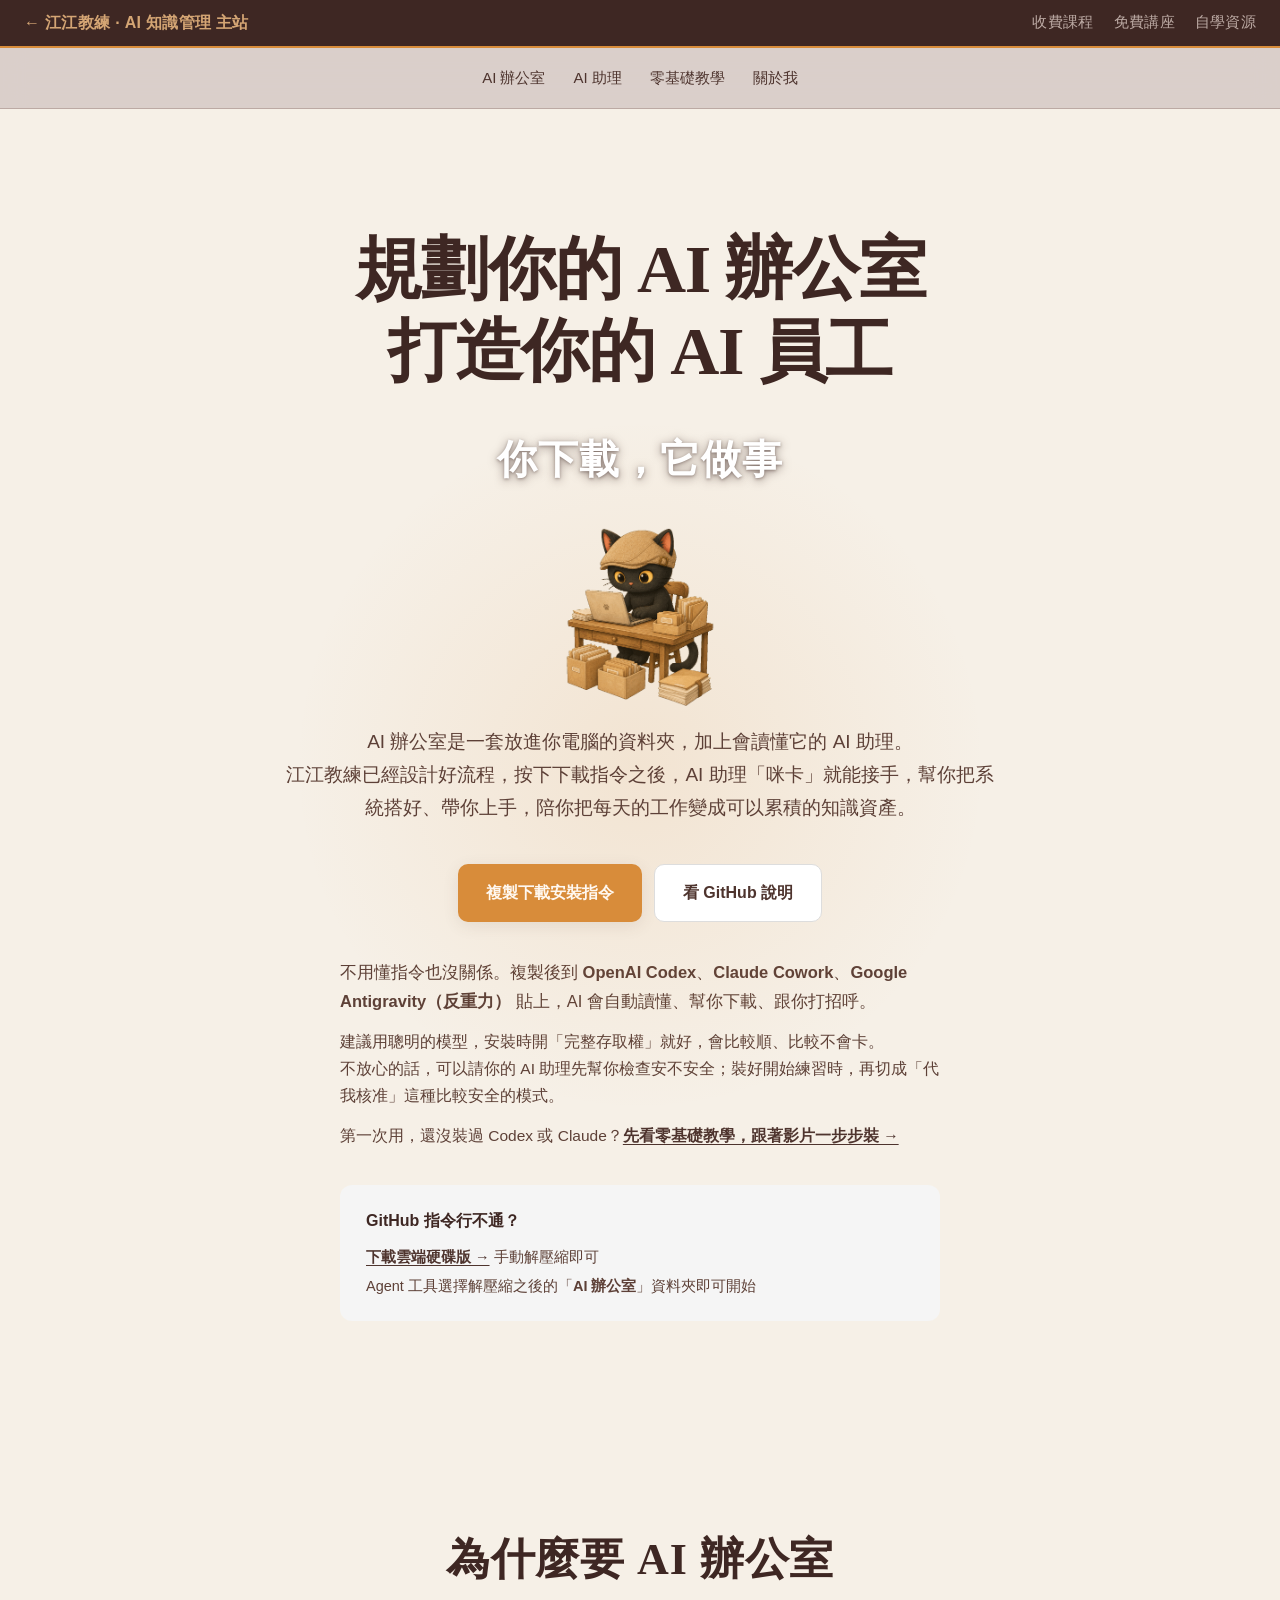
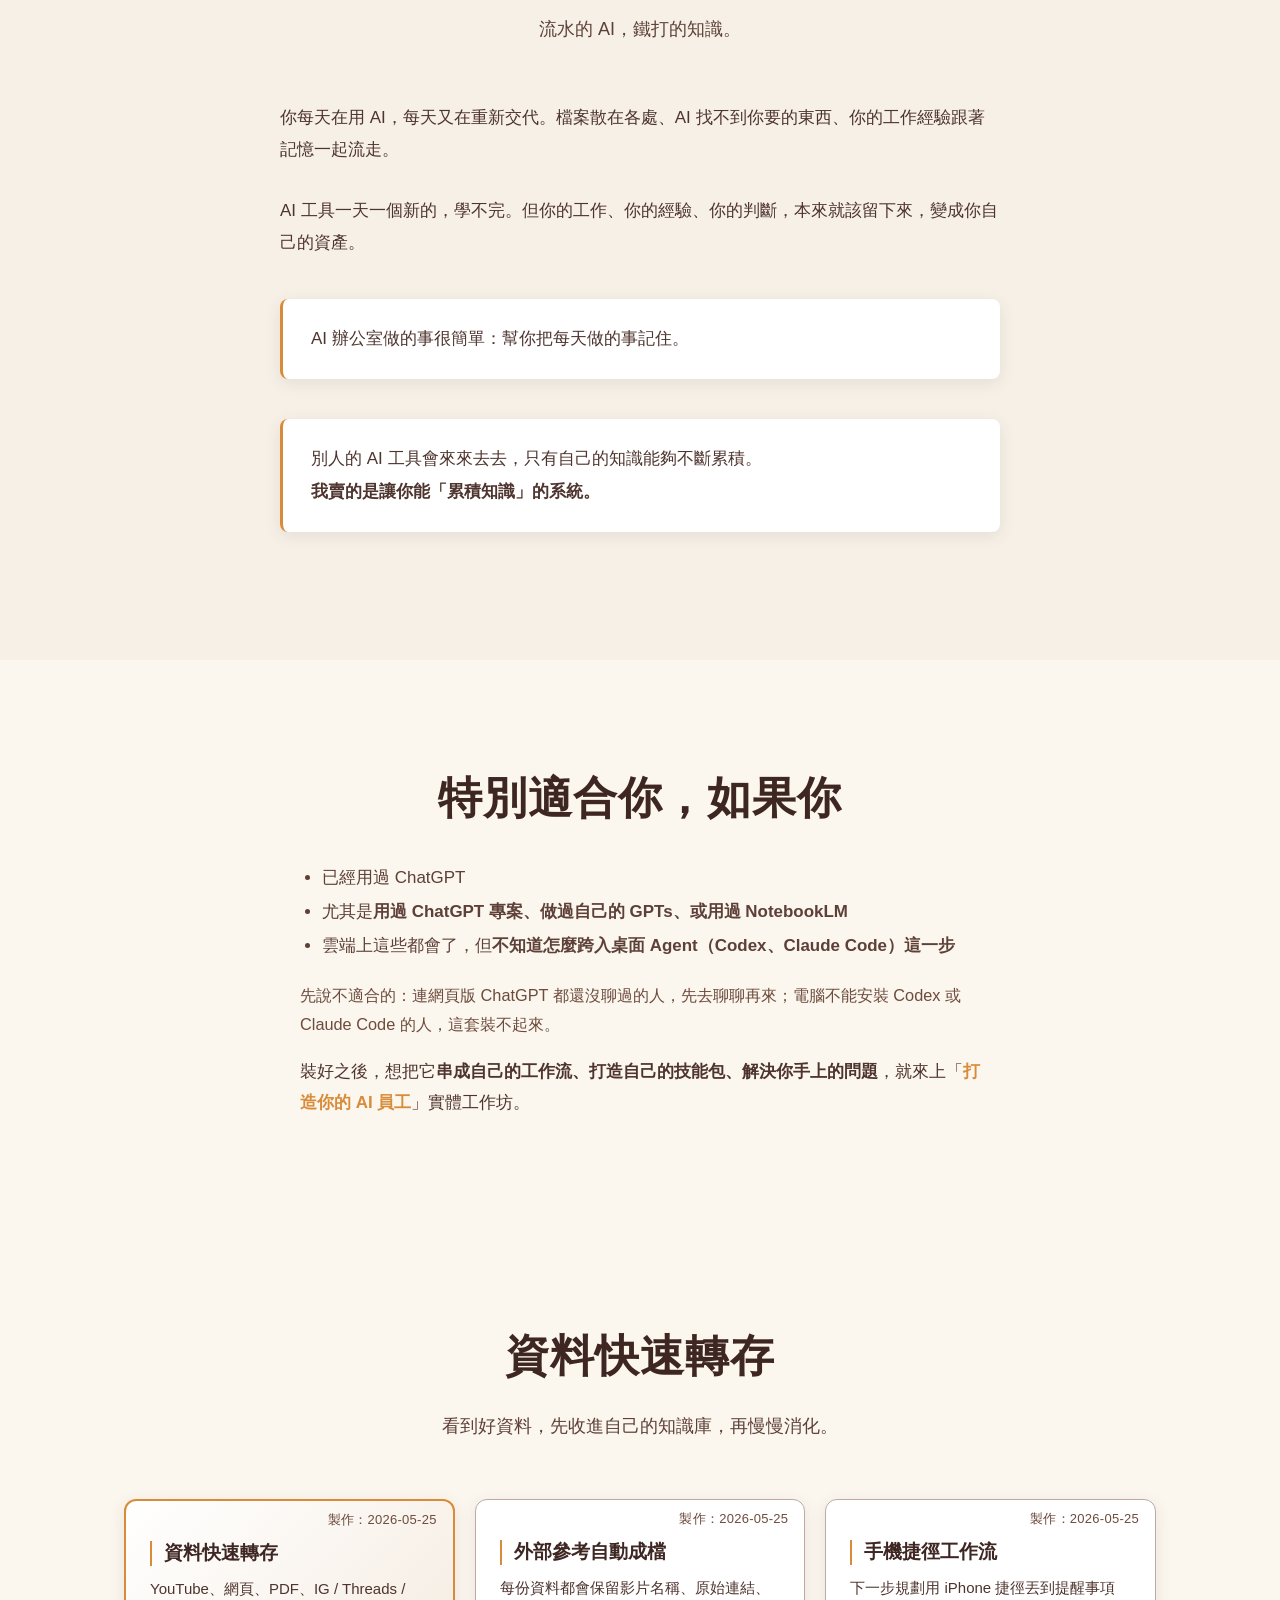
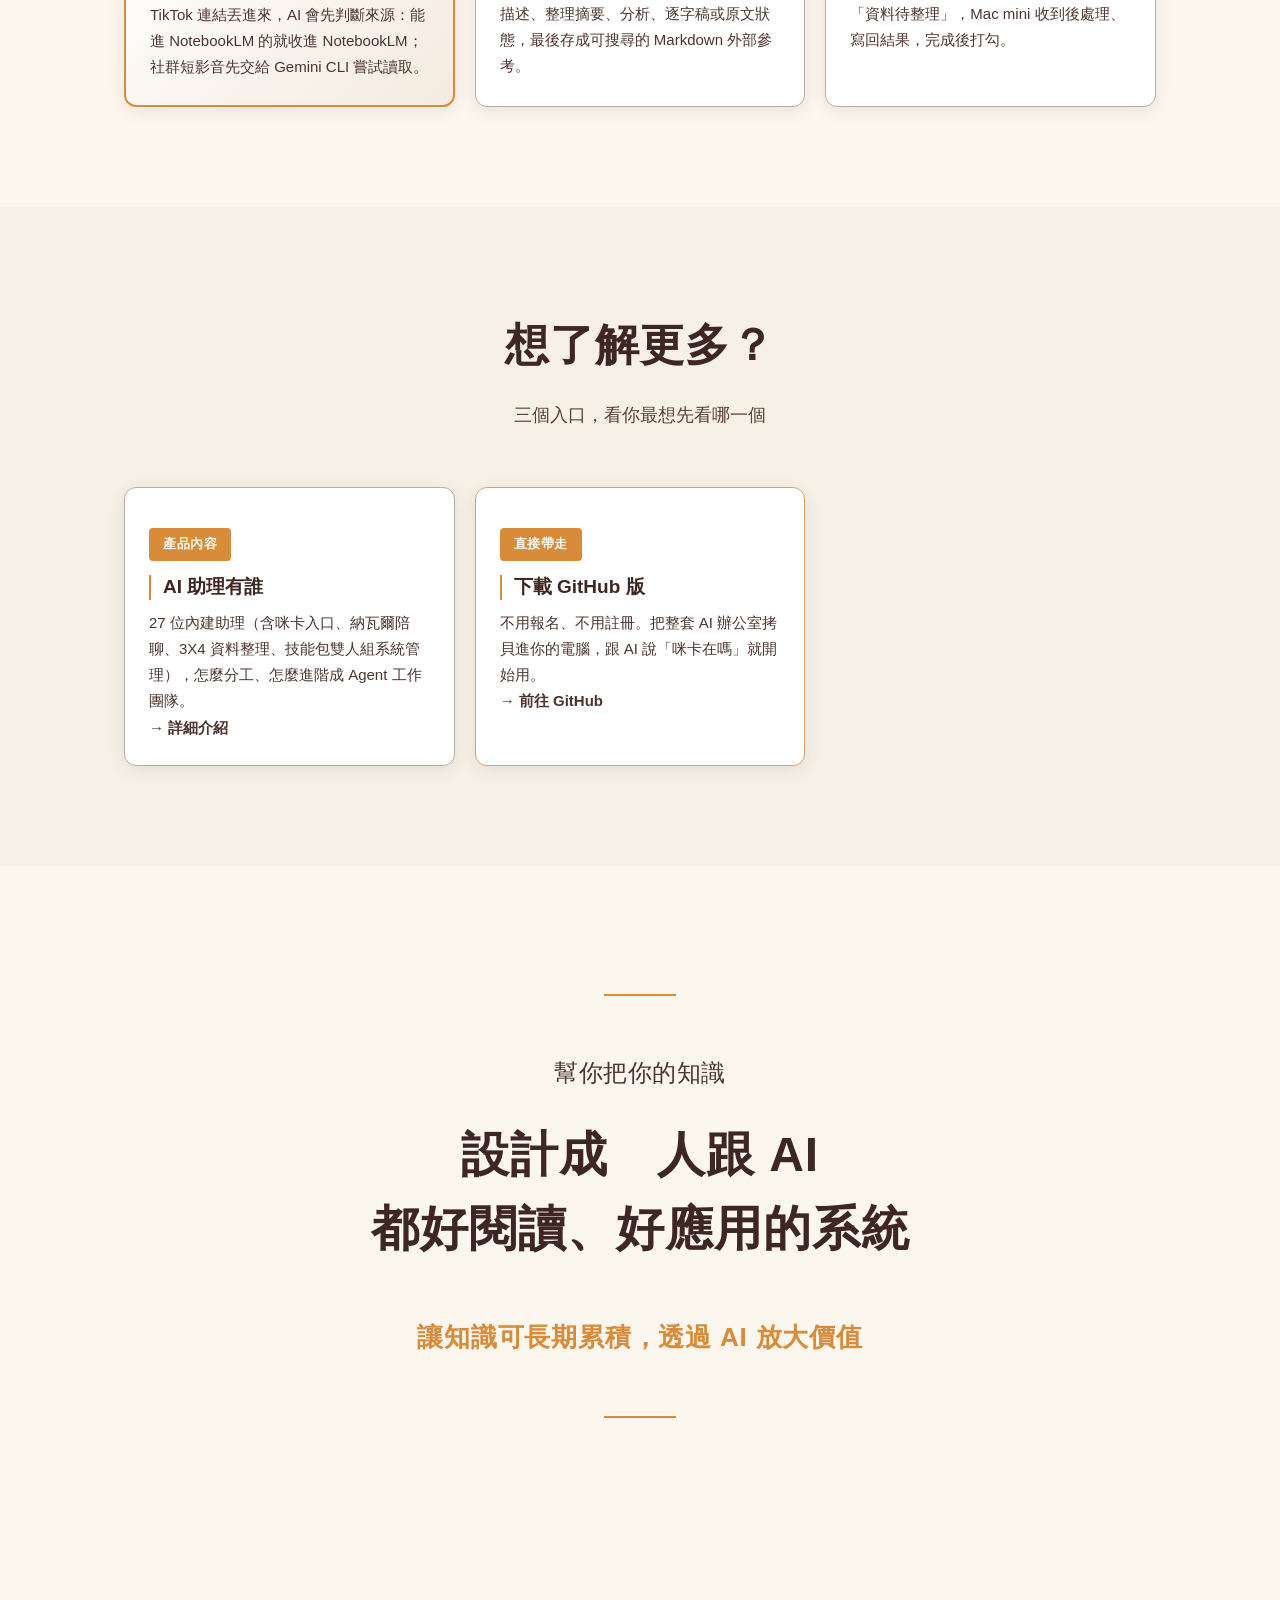
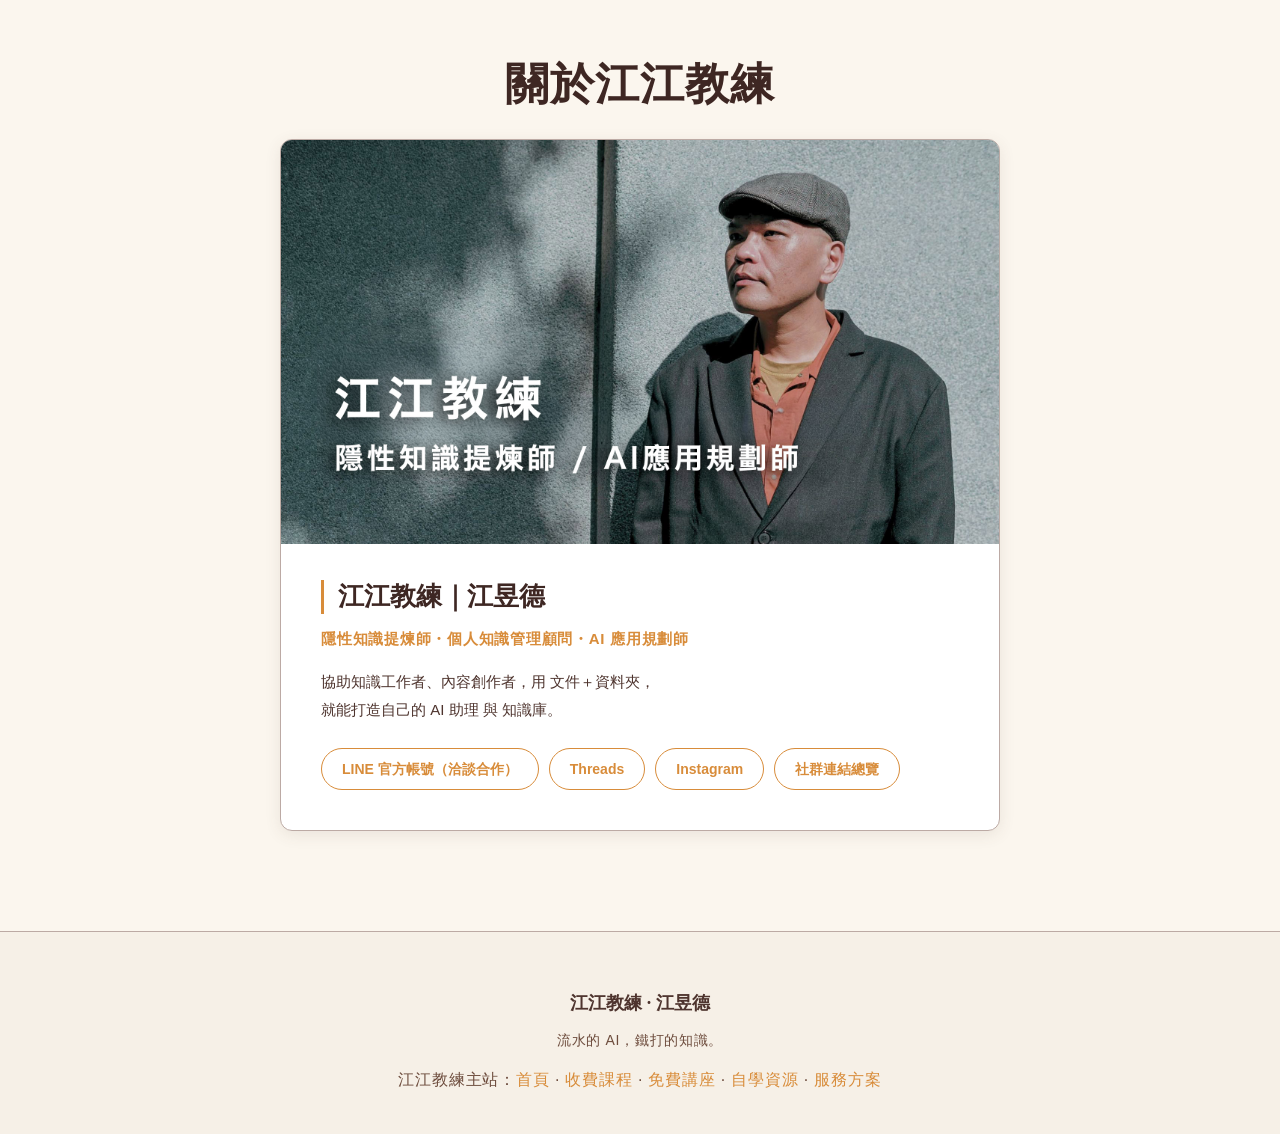
<file: ai-office/index.html>
<!DOCTYPE html>
<html lang="zh-Hant">
<head>
  <meta charset="UTF-8">
  <meta name="viewport" content="width=device-width, initial-scale=1.0">
  <link rel="canonical" href="https://ai-km-jiang.vercel.app/ai-office/">
  <meta property="og:type" content="website">
  <meta property="og:site_name" content="江江教練的 AI 辦公室">
  <meta property="og:locale" content="zh_TW">
  <meta property="og:title" content="江江教練的 AI 辦公室建置｜你下載，它安裝">
  <meta property="og:description" content="江江教練設計的 AI 助理，會自動協助你搭建專屬的 AI 辦公室，並把外部資料快速轉存成自己的知識資產。流水的 AI，鐵打的知識。">
  <meta property="og:url" content="https://ai-km-jiang.vercel.app/ai-office/">
  <meta property="og:image" content="https://ai-km-jiang.vercel.app/ai-office/img/coach.jpg">
  <meta name="twitter:card" content="summary">
  <script type="application/ld+json">{"@context": "https://schema.org", "@graph": [{"@type": "WebSite", "name": "江江教練的 AI 辦公室", "url": "https://ai-km-jiang.vercel.app/ai-office/", "inLanguage": "zh-Hant", "description": "讓不寫程式的知識工作者，把 AI 變成自己的工作系統與知識資產。"}, {"@type": "Organization", "name": "江江教練的 AI 辦公室", "url": "https://ai-km-jiang.vercel.app/ai-office/", "logo": "https://ai-km-jiang.vercel.app/ai-office/img/coach.jpg", "founder": {"@type": "Person", "name": "江昱德", "alternateName": "江江教練", "jobTitle": "隱性知識提煉師、AI 應用規劃師"}}]}</script>
  <title>規劃你的 AI 辦公室｜打造你的 AI 員工 · 江江教練</title>
  <meta name="description" content="江江教練設計的 AI 助理，會自動協助你搭建專屬的 AI 辦公室，並把外部資料快速轉存成自己的知識資產。流水的 AI，鐵打的知識。">
  <link rel="stylesheet" href="css/style.css">
</head>
<body>

<!-- 主站全域條：跨站導航 -->
<div class="km-global-bar">
  <a class="km-global-home" href="../index.html">← 江江教練 · AI 知識管理 主站</a>
  <nav class="km-global-links">
    <a href="../offers.html">收費課程</a>
    <a href="../courses.html">免費講座</a>
    <a href="../learn.html">自學資源</a>
  </nav>
</div>

  <nav class="topnav" style="justify-content:center;">
    <ul class="nav-links">
      <li><a href="index.html">AI 辦公室</a></li>
      <li><a href="team.html">AI 助理</a></li>
      <li><a href="learn.html">零基礎教學</a></li>
      <li><a href="#about">關於我</a></li>
    </ul>
  </nav>

  <!-- Hero -->
  <section id="hero" class="hero">
    <div class="container" style="max-width: 760px;">
      <h1 style="font-weight: 800; color: #3E2723; letter-spacing: -0.02em; line-height: 1.2; text-wrap: balance;">規劃你的 AI 辦公室<br>打造你的 AI 員工</h1>
      <p class="tagline" style="color: #FFFFFF; font-weight: 700; letter-spacing: 0.02em; text-shadow: 0 2px 10px rgba(62,39,35,0.5), 0 1px 3px rgba(62,39,35,0.4);">你下載，它做事</p>
      <img src="../images/mika-hero.png" alt="咪卡：AI 辦公室的第一位助理" loading="lazy" style="width:170px; height:auto; margin:6px auto 2px; display:block;" />
      <p class="sub" style="color: #5D4037;">AI 辦公室是一套放進你電腦的資料夾，加上會讀懂它的 AI 助理。<br>江江教練已經設計好流程，按下下載指令之後，AI 助理「咪卡」就能接手，幫你把系統搭好、帶你上手，陪你把每天的工作變成可以累積的知識資產。</p>

      <div class="hero-cta" style="display: flex; gap: 12px; justify-content: center; margin-top: 36px; margin-bottom: 36px; flex-wrap: wrap;">
        <button onclick="copyInstallCmd(this)" class="btn btn-primary" style="border: none; cursor: pointer; font-family: inherit; padding: 14px 28px; font-size: 16px; font-weight: 600; border-radius: 10px;">複製下載安裝指令</button>
        <a href="https://github.com/Jiang-Yude/ai-office-workshop" target="_blank" rel="noopener" class="btn" style="background: #FFFFFF; color: #4E342E; border: 1px solid #DDDDDD; padding: 14px 28px; font-size: 16px; font-weight: 600; border-radius: 10px; text-decoration: none;">看 GitHub 說明</a>
      </div>

      <div style="max-width: 600px; margin: 0 auto 36px; text-align: left;">
        <p style="font-size: 16.5px; font-weight: 400; color: #5D4037; line-height: 1.75; margin-bottom: 12px;">不用懂指令也沒關係。複製後到 <strong>OpenAI Codex</strong>、<strong>Claude Cowork</strong>、<strong>Google Antigravity（反重力）</strong> 貼上，AI 會自動讀懂、幫你下載、跟你打招呼。</p>
        <p style="font-size: 15.5px; font-weight: 400; color: #5D4037; line-height: 1.75; margin-bottom: 12px;">建議用聰明的模型，安裝時開「完整存取權」就好，會比較順、比較不會卡。<br>不放心的話，可以請你的 AI 助理先幫你檢查安不安全；裝好開始練習時，再切成「代我核准」這種比較安全的模式。</p>
        <p style="font-size: 15.5px; font-weight: 400; color: #5D4037; line-height: 1.75; margin-bottom: 0;">第一次用，還沒裝過 Codex 或 Claude？<a href="learn.html" style="color: #4E342E; font-weight: 600; text-decoration: underline; text-underline-offset: 3px;">先看零基礎教學，跟著影片一步步裝 →</a></p>
      </div>

      <!-- 雲端硬碟卡片 -->
      <div style="background: #F5F5F5; border-radius: 12px; padding: 22px 26px; max-width: 600px; margin: 0 auto; text-align: left;">
        <p style="font-size: 16px; font-weight: 700; color: #3E2723; margin: 0 0 10px;">GitHub 指令行不通？</p>
        <p style="font-size: 14.5px; font-weight: 400; color: #5D4037; line-height: 1.75; margin: 0 0 4px;"><a href="https://drive.google.com/drive/folders/1nD76r9WnhGaSLkOxmUowCE6aMH-LCPfh?usp=drive_link" target="_blank" rel="noopener" style="color: #4E342E; font-weight: 600; text-decoration: underline; text-underline-offset: 3px;">下載雲端硬碟版 →</a> 手動解壓縮即可</p>
        <p style="font-size: 14.5px; font-weight: 400; color: #5D4037; line-height: 1.75; margin: 0;">Agent 工具選擇解壓縮之後的「<strong>AI 辦公室</strong>」資料夾即可開始</p>
      </div>
    </div>
  </section>

  <!-- 為什麼 -->
  <section id="why" class="section">
    <div class="container">
      <h2>為什麼要 AI 辦公室</h2>
      <p class="section-lead">流水的 AI，鐵打的知識。</p>
      <div class="why-grid">
        <p>你每天在用 AI，每天又在重新交代。檔案散在各處、AI 找不到你要的東西、你的工作經驗跟著記憶一起流走。</p>
        <p>AI 工具一天一個新的，學不完。但你的工作、你的經驗、你的判斷，本來就該留下來，變成你自己的資產。</p>
        <p class="highlight">AI 辦公室做的事很簡單：幫你把每天做的事記住。</p>
        <p class="highlight">別人的 AI 工具會來來去去，只有自己的知識能夠不斷累積。<br><strong>我賣的是讓你能「累積知識」的系統。</strong></p>
      </div>
    </div>
  </section>

  <!-- 新功能 -->
  <section id="who" class="section section-alt">
    <div class="container">
      <h2>特別適合你，如果你</h2>
      <div style="max-width:680px; margin:24px auto 0;">
        <ul style="font-size:1.06rem; line-height:2; color:var(--text-soft); padding-left:1.3em; margin:0;">
          <li>已經用過 ChatGPT</li>
          <li>尤其是<strong>用過 ChatGPT 專案、做過自己的 GPTs、或用過 NotebookLM</strong></li>
          <li>雲端上這些都會了，但<strong>不知道怎麼跨入桌面 Agent（Codex、Claude Code）這一步</strong></li>
        </ul>
        <p style="font-size:1.02rem; color:var(--muted); margin:18px 0 0; line-height:1.8;">先說不適合的：連網頁版 ChatGPT 都還沒聊過的人，先去聊聊再來；電腦不能安裝 Codex 或 Claude Code 的人，這套裝不起來。</p>
        <p style="font-size:1.06rem; color:var(--text); margin:18px 0 0; line-height:1.8;">裝好之後，想把它<strong>串成自己的工作流、打造自己的技能包、解決你手上的問題</strong>，就來上「<a href="../offers.html#card-3000" style="color:var(--accent); font-weight:600;">打造你的 AI 員工</a>」實體工作坊。</p>
      </div>
    </div>
  </section>

  <section id="capture" class="section section-alt">
    <div class="container">
      <h2>資料快速轉存</h2>
      <p class="section-lead">看到好資料，先收進自己的知識庫，再慢慢消化。</p>

      <div class="team-grid">
        <div class="staff-card entrance">
          <span class="skill-date">製作：2026-05-25</span>
          <h4>資料快速轉存</h4>
          <p>YouTube、網頁、PDF、IG / Threads / TikTok 連結丟進來，AI 會先判斷來源：能進 NotebookLM 的就收進 NotebookLM；社群短影音先交給 Gemini CLI 嘗試讀取。</p>
        </div>
        <div class="staff-card">
          <span class="skill-date">製作：2026-05-25</span>
          <h4>外部參考自動成檔</h4>
          <p>每份資料都會保留影片名稱、原始連結、描述、整理摘要、分析、逐字稿或原文狀態，最後存成可搜尋的 Markdown 外部參考。</p>
        </div>
        <div class="staff-card">
          <span class="skill-date">製作：2026-05-25</span>
          <h4>手機捷徑工作流</h4>
          <p>下一步規劃用 iPhone 捷徑丟到提醒事項「資料待整理」，Mac mini 收到後處理、寫回結果，完成後打勾。</p>
        </div>
      </div>
    </div>
  </section>

  <!-- 三個入口 -->
  <section id="explore" class="section">
    <div class="container">
      <h2>想了解更多？</h2>
      <p class="section-lead">三個入口，看你最想先看哪一個</p>

      <div class="team-grid">
        <a href="team.html" class="staff-card" style="display:block; color:inherit;">
          <span class="role-badge">產品內容</span>
          <h4>AI 助理有誰</h4>
          <p>27 位內建助理（含咪卡入口、納瓦爾陪聊、3X4 資料整理、技能包雙人組系統管理），怎麼分工、怎麼進階成 Agent 工作團隊。</p>
          <p><strong>→ 詳細介紹</strong></p>
        </a>
        <a href="https://github.com/Jiang-Yude/ai-office-workshop" target="_blank" rel="noopener" class="staff-card highlight-card" style="display:block; color:inherit;">
          <span class="role-badge">直接帶走</span>
          <h4>下載 GitHub 版</h4>
          <p>不用報名、不用註冊。把整套 AI 辦公室拷貝進你的電腦，跟 AI 說「咪卡在嗎」就開始用。</p>
          <p><strong>→ 前往 GitHub</strong></p>
        </a>
      </div>
    </div>
  </section>



  <!-- 品牌標語：獨立 manifesto 區塊 -->
  <section id="manifesto" class="manifesto">
    <div class="container">
      <p class="manifesto-lead">幫你把你的知識</p>
      <h2 class="manifesto-main">設計成　人跟 AI<br>都好閱讀、好應用的系統</h2>
      <p class="manifesto-sub">讓知識可長期累積，透過 AI 放大價值</p>
    </div>
  </section>

  <!-- 關於江江教練 -->
  <section id="about" class="section section-alt">
    <div class="container">
      <h2>關於江江教練</h2>
      <div class="about-card">
        <div class="about-photo">
          <img src="img/coach.jpg" alt="江昱德 江江教練 形象名片">
        </div>
        <div class="about-content">
          <h3 class="about-name">江江教練｜江昱德</h3>
          <p class="about-title">隱性知識提煉師・個人知識管理顧問・AI 應用規劃師</p>
          <p class="about-desc">
            協助知識工作者、內容創作者，用 文件＋資料夾，<br>
            就能打造自己的 AI 助理 與 知識庫。
          </p>
          <div class="about-links">
            <a href="https://line.me/R/ti/p/@713kczfc" target="_blank" rel="noopener" class="social-link">LINE 官方帳號（洽談合作）</a>
            <a href="https://www.threads.com/@jiang_yude_coach" target="_blank" rel="noopener" class="social-link">Threads</a>
            <a href="https://www.instagram.com/jiang_yude_coach/" target="_blank" rel="noopener" class="social-link">Instagram</a>
            <a href="#" target="_blank" rel="noopener" class="social-link">社群連結總覽</a>
          </div>
        </div>
      </div>
    </div>
  </section>

  <footer class="site-footer">
    <div class="container">
      <p class="footer-main">江江教練 · 江昱德</p>
      <p class="footer-sub">流水的 AI，鐵打的知識。</p>
      <p class="footer-sub" style="margin-top:14px; font-size:1rem;">
        江江教練主站：<a href="../index.html">首頁</a> · <a href="../offers.html">收費課程</a> · <a href="../courses.html">免費講座</a> · <a href="../learn.html">自學資源</a> · <a href="../cases.html">服務方案</a>
      </p>
    </div>
  </footer>

  <script>
    function copyInstallCmd(btn) {
      const cmd = `使用者想安裝江江教練的 AI 辦公室到目前這個資料夾。

請幫使用者「直接平鋪」拷貝進來（不要多一層 ai-office-workshop 子資料夾）：

git clone https://github.com/Jiang-Yude/ai-office-workshop.git .

★ 提醒：請用聰明的模型（Claude Opus 4.8 / GPT-5.5），安裝時開「完整存取權」就好，會比較順。裝好練習時可改成「代我核准」較安全。
★ 如果這個資料夾不是空的，請先確認沒有重要檔案再清空。
★ 沒裝 git 的話 fallback：
   curl -L https://github.com/Jiang-Yude/ai-office-workshop/archive/refs/heads/main.tar.gz | tar -xz --strip-components=1
   （Windows PowerShell 請改用 curl.exe，避開 pipe 問題）
★ 還是不行？跟江江教練要雲端硬碟版的下載連結。

裝好之後，請念你的招呼語（你會在 agents.md 看到該怎麼念），讓使用者知道你已經就定位。

謝謝。`;
      const origText = btn.textContent;
      const origBg = btn.style.background;
      navigator.clipboard.writeText(cmd).then(() => {
        btn.textContent = '✅ 已複製！貼到 Codex 它會幫你裝';
        btn.style.background = '#5a8f4d';
        setTimeout(() => {
          btn.textContent = origText;
          btn.style.background = origBg;
        }, 3500);
      }).catch(() => {
        btn.textContent = '⚠ 請手動複製';
        setTimeout(() => btn.textContent = origText, 2500);
      });
    }
  </script>

</body>
</html>
</file>
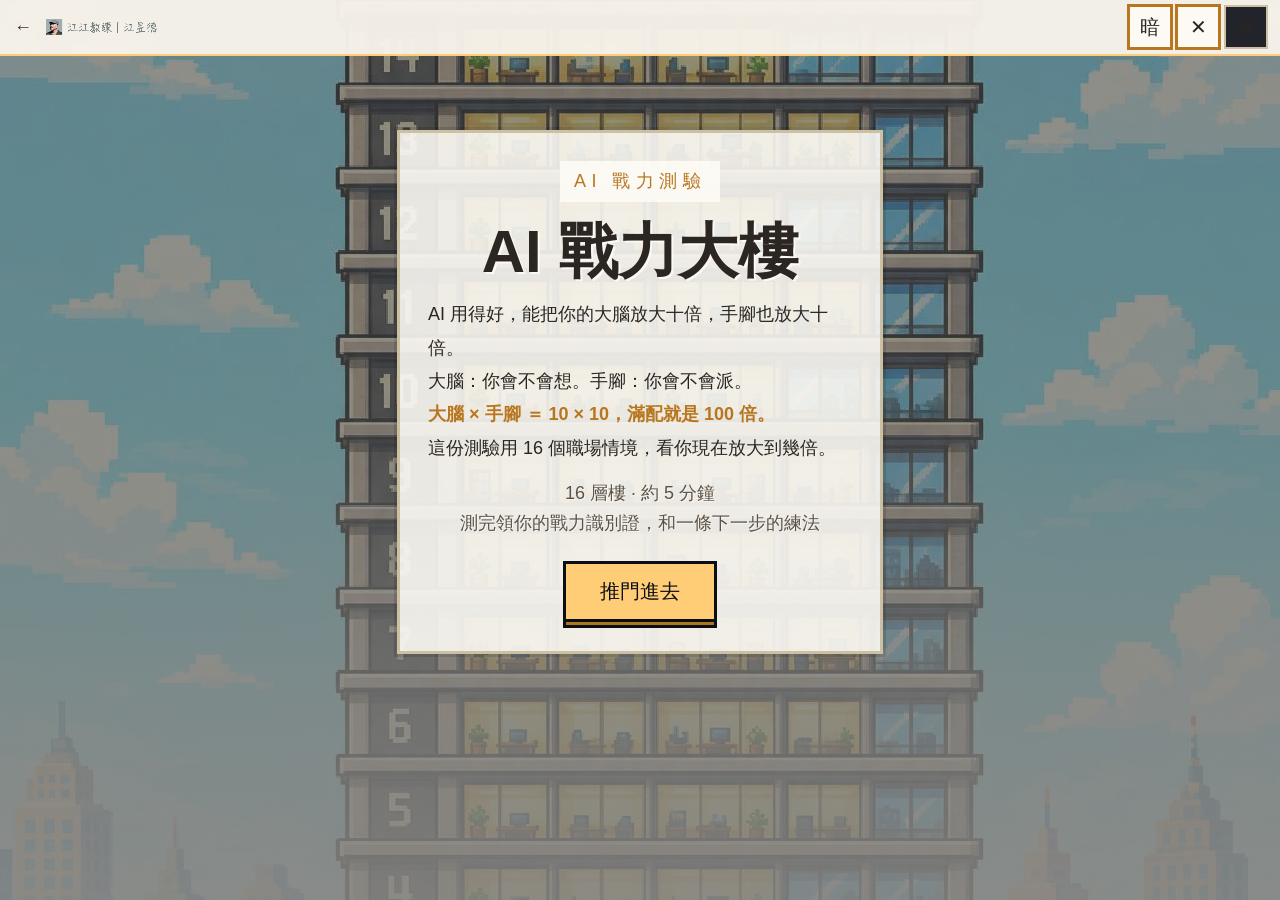
<file: ai-power-tower/index.html>
<!DOCTYPE html>
<html lang="zh-Hant">
<head>
<meta charset="UTF-8">
<meta name="viewport" content="width=device-width, initial-scale=1.0, viewport-fit=cover">
<meta name="robots" content="index, follow">
<title>AI 戰力大樓｜滿配 100 倍，你現在幾倍？</title>
<link rel="canonical" href="https://ai-km-jiang.vercel.app/ai-power-tower/" />
<meta name="description" content="AI 戰力大樓：16 層職場情境測驗，測出你用 AI 的大腦倍數與手腳倍數，並給你下一步的練法。江江教練 AI 知識管理。" />
<meta property="og:type" content="website" />
<meta property="og:url" content="https://ai-km-jiang.vercel.app/ai-power-tower/" />
<meta property="og:title" content="AI 戰力大樓｜滿配 100 倍，你現在幾倍？" />
<meta property="og:description" content="16 層職場情境測驗，測出你用 AI 的大腦倍數與手腳倍數，並給你下一步的練法。" />
<meta property="og:image" content="https://ai-km-jiang.vercel.app/ai-power-tower/assets/scene-1-morning.jpg" />
<meta name="twitter:card" content="summary_large_image" />
<style>
:root{
  --night:#12141f; --panel:#1a1c2c; --panel2:#24283d; --line:#333c57;
  --brain:#41a6f6; --hand:#ffcd75; --good:#38b764; --warn:#ef7d57;
  --ink:#f4f4f4; --muted:#94a1b2; --gold:#ffcd75;
}
*{box-sizing:border-box;margin:0;padding:0;-webkit-tap-highlight-color:transparent}
html,body{height:100%;background:var(--night);overscroll-behavior:none}
body{
  font-family:'PingFang TC','Noto Sans TC','Microsoft JhengHei',sans-serif;
  color:var(--ink); line-height:1.65; overflow:hidden;
  image-rendering:pixelated;
}
#app{position:relative;height:100dvh;max-width:520px;margin:0 auto;overflow:hidden;background:#000}

/* ===== 背景圖層 ===== */
.bg{position:absolute;inset:0;background-size:cover;background-position:center 30%;image-rendering:pixelated;opacity:0;transition:opacity .8s;filter:brightness(var(--bgbr,1)) contrast(var(--bgct,.5))}
.bg.show{opacity:var(--bgop,.75)}
.bg::after{content:'';position:absolute;inset:0;background:linear-gradient(180deg,rgba(18,20,31,0) 0%,rgba(18,20,31,.08) 45%,rgba(18,20,31,.55) 78%,rgba(18,20,31,.72) 100%)}
@keyframes bgdrift{from{background-position:center 38%}to{background-position:center 22%}}
.bg.drift{animation:bgdrift 24s ease-in-out infinite alternate}

/* ===== 像素框 ===== */
.pix{border-radius:0;box-shadow:0 0 0 3px var(--line),0 0 0 6px #0c0e16}
.pix-gold{box-shadow:0 0 0 3px var(--gold),0 0 0 6px #0c0e16}
.pix-blue{box-shadow:0 0 0 3px var(--brain),0 0 0 6px #0c0e16}

/* ===== 畫面切換 ===== */
.screen{position:absolute;inset:0;display:flex;flex-direction:column;opacity:0;pointer-events:none;transition:opacity .5s}
.screen.on{opacity:1;pointer-events:auto}

/* ===== 標題畫面 ===== */
#s-title{justify-content:center;align-items:center;padding:24px 20px calc(180px + env(safe-area-inset-bottom));text-align:center}
.t-card{display:flex;flex-direction:column;align-items:center;background:rgba(12,14,22,.78);padding:28px 28px 32px;max-width:400px}
body.light .t-card{background:rgba(255,253,247,.88)}
.t-badge{display:inline-block;font-size:14px;letter-spacing:.3em;color:var(--gold);padding:6px 14px;margin-bottom:14px}
h1{font-size:42px;line-height:1.2;text-shadow:3px 3px 0 #0c0e16;margin-bottom:10px}
.t-exp{font-size:18px;line-height:1.85;color:var(--ink);text-align:left;margin-bottom:14px}
.t-exp b{color:var(--gold)}
body.light .t-exp b{color:#b8771f}
.t-meta{font-size:14px;color:var(--muted);text-shadow:1px 1px 0 #0c0e16;margin-bottom:26px}
.btn{
  display:inline-block;border:none;cursor:pointer;font-family:inherit;
  font-size:20px;color:#0c0e16;background:var(--gold);padding:14px 34px;
  border-radius:0;box-shadow:0 0 0 3px #0c0e16,0 6px 0 0 #a8771f,0 6px 0 3px #0c0e16;
  transition:transform .08s;
}
.btn:active{transform:translateY(5px);box-shadow:0 0 0 3px #0c0e16,0 1px 0 0 #a8771f,0 1px 0 3px #0c0e16}
.btn.blue{background:var(--brain);box-shadow:0 0 0 3px #0c0e16,0 6px 0 0 #1c5d96,0 6px 0 3px #0c0e16}
.btn.blue:active{box-shadow:0 0 0 3px #0c0e16,0 1px 0 0 #1c5d96,0 1px 0 3px #0c0e16}
.btn.ghost{background:var(--panel2);color:var(--muted);box-shadow:0 0 0 3px #0c0e16,0 6px 0 0 #11131d,0 6px 0 3px #0c0e16;font-size:17px}
@keyframes breathe{0%,100%{transform:scale(1)}50%{transform:scale(1.04)}}
.breathe{animation:breathe 1.6s ease-in-out infinite}

/* ===== HUD ===== */
#hud{position:relative;z-index:6;display:flex;align-items:center;gap:12px;margin:12px 14px 0;padding:12px 16px;background:rgba(12,14,22,.8);box-shadow:0 0 0 2px var(--line)}
.hud-floor{font-size:28px;color:var(--gold);text-shadow:2px 2px 0 #0c0e16;min-width:70px}
.hud-tier{font-size:18px;color:#0c0e16;background:var(--brain);padding:4px 12px;white-space:nowrap}
.hud-tier.t2{background:var(--hand)}
.hud-tier.t3{background:var(--warn)}
#pips{display:flex;gap:3px;flex:1;justify-content:flex-end}
.pip{width:13px;height:13px;background:#2a2f45}
.pip.done{background:var(--good)}
.pip.cur{background:var(--gold)}
/* ⑥ 全寬頂部導覽 bar */
#topbar{position:absolute;top:0;left:0;right:0;height:54px;z-index:50;display:flex;align-items:center;justify-content:space-between;padding:0 14px;background:rgba(248,244,236,.96);box-shadow:0 2px 0 var(--gold)}
#topbar-right{display:flex;gap:8px}
#home-link{display:flex;align-items:center;text-decoration:none}
#home-link img{height:24px;width:auto;display:block}
#home-link .hl-arrow{color:#3d342a;font-size:18px;font-weight:700;margin-right:8px;line-height:1}
#theme,#mute,#tune-btn{width:40px;height:40px;font-size:20px;background:rgba(12,14,22,.9);color:var(--ink);border:none;cursor:pointer;font-family:inherit;display:flex;align-items:center;justify-content:center;box-shadow:0 0 0 2px var(--gold)}
#tune-btn{box-shadow:0 0 0 2px var(--line)}
#nav-spacer,#mute-spacer{display:none}
#hud{margin-top:66px}
#tuner{display:none;position:absolute;top:60px;right:14px;z-index:60;width:280px;background:rgba(12,14,22,.95);box-shadow:0 0 0 3px var(--gold);padding:16px;color:var(--ink)}
#tuner.open{display:block}
#tuner .tn-title{font-size:18px;color:var(--gold);margin-bottom:12px;letter-spacing:.1em}
#tuner .tn-row{display:flex;align-items:center;gap:8px;font-size:18px;margin-bottom:12px}
#tuner input[type=range]{flex:1;accent-color:var(--gold)}
#tuner .tn-val{min-width:52px;text-align:right;font-size:18px;color:var(--gold)}
#tuner .tn-btns{display:flex;gap:8px}
#tuner .tn-btns button{flex:1;font-family:inherit;font-size:18px;padding:8px;border:none;cursor:pointer;background:var(--gold);color:#0c0e16;box-shadow:0 0 0 2px #0c0e16}
#tuner .tn-btns #tn-reset{background:#3a4060;color:var(--ink)}
#s-game #mute-spacer{width:100px}

/* ===== 題目區 ===== */
#stagewrap{position:relative;z-index:4;flex:1;display:flex;flex-direction:column;justify-content:center;padding:0 14px calc(14px + env(safe-area-inset-bottom));overflow:hidden}
#floorcard{display:flex;flex-direction:column;gap:12px;transition:transform .55s cubic-bezier(.3,.8,.3,1),opacity .4s}
#floorcard.leave{transform:translateY(-110%);opacity:0;transition:transform .45s cubic-bezier(.6,0,.8,.4),opacity .4s}
#floorcard.enter{transform:translateY(110%);opacity:0;transition:none}

#narr{position:relative;background:rgba(26,28,44,.9);padding:16px 16px 14px}
#scene-tag{font-size:13px;color:var(--muted);margin-bottom:6px;letter-spacing:.1em}
#ntext{font-size:19px;line-height:1.7;min-height:118px}
#ntext .cursor{display:inline-block;width:10px;height:19px;background:var(--gold);vertical-align:-3px;animation:blink .7s steps(1) infinite}
@keyframes blink{50%{opacity:0}}

#opts{display:flex;flex-direction:column;gap:9px}
.opt{
  position:relative;text-align:left;cursor:pointer;border:none;font-family:inherit;
  font-size:18px;line-height:1.55;color:var(--ink);
  background:rgba(36,40,61,.9);padding:12px 14px 12px 34px;
  border-radius:0;box-shadow:0 0 0 2px var(--line);
  transition:transform .1s, box-shadow .15s, background .15s;
}
.opt::before{content:'▶';position:absolute;left:12px;top:14px;font-size:13px;color:var(--gold);opacity:0;transition:opacity .12s}
.opt:hover,.opt:focus-visible{background:#2c3150;box-shadow:0 0 0 2px var(--gold);transform:translateX(4px);outline:none}
.opt:hover::before,.opt:focus-visible::before{opacity:1}
.opt:disabled{cursor:default;opacity:.45}
.opt.picked{background:#2f3a2f;box-shadow:0 0 0 2px var(--good);opacity:1}

/* 戳章 */
#stamp{position:absolute;z-index:30;left:50%;top:38%;transform:translate(-50%,-50%) rotate(-12deg) scale(3);opacity:0;pointer-events:none;
  font-size:34px;color:var(--good);padding:8px 18px;background:rgba(12,14,22,.4);
  box-shadow:0 0 0 4px var(--good);letter-spacing:.15em;white-space:nowrap}
#stamp.hit{animation:stamp .55s ease-out forwards}
@keyframes stamp{0%{opacity:0;transform:translate(-50%,-50%) rotate(-12deg) scale(1.3)}100%{opacity:.95;transform:translate(-50%,-50%) rotate(-12deg) scale(1)}}
@keyframes shake{0%,100%{transform:translate(0,0)}20%{transform:translate(-6px,3px)}40%{transform:translate(5px,-4px)}60%{transform:translate(-4px,2px)}80%{transform:translate(3px,-2px)}}
.shaking{animation:shake .35s linear}
#flash{position:absolute;inset:0;z-index:25;background:#fff;opacity:0;pointer-events:none}
#flash.go{transition:opacity .35s;opacity:0}
#flash.hit{transition:none;opacity:.75}

/* 揭曉 */
#reveal{display:none;flex-direction:column;gap:10px;background:rgba(26,28,44,.9);padding:16px;box-shadow:0 0 0 3px var(--gold),0 0 0 6px #0c0e16}
#reveal .r-tag{font-size:13px;color:var(--gold);letter-spacing:.2em}
#reveal .r-text{font-size:18px;line-height:1.7}
#reveal .r-src{font-size:14px;color:var(--gold);text-align:right}
#reveal .btn{align-self:flex-end}

/* ===== 升職畫面 ===== */
#s-promo{justify-content:center;align-items:center;padding:24px;text-align:center}
.badge{position:relative;z-index:5;width:270px;background:var(--panel);padding:26px 20px;transform:rotateY(90deg)}
.badge.flip{transition:transform .5s cubic-bezier(.3,1.4,.5,1);transform:rotateY(0)}
.badge .b-top{font-size:13px;letter-spacing:.3em;color:var(--muted);margin-bottom:12px}
.badge .b-icon{font-size:22px;line-height:1.4;color:var(--gold);margin-bottom:12px;letter-spacing:.05em}
.badge .b-title{font-size:26px;color:var(--gold);margin-bottom:8px}
.badge .b-sub{font-size:16px;color:var(--muted)}
#promo-btn{margin-top:26px;position:relative;z-index:5}
.confetti{position:absolute;width:8px;height:8px;top:-12px;z-index:3;animation:fall linear forwards}
@keyframes fall{to{transform:translateY(110dvh) rotate(540deg)}}

/* ===== 結算 ===== */
#s-result{overflow-y:auto;overflow-x:hidden;display:block;padding:64px 16px calc(30px + env(safe-area-inset-bottom))}
#s-result::-webkit-scrollbar{width:0}
.r-inner{position:relative;z-index:5;display:flex;flex-direction:column;gap:18px;padding-top:46px;max-width:440px;margin:0 auto}
.r-block{opacity:0;transform:translateY(24px);transition:opacity .55s,transform .55s}
.r-block.in{opacity:1;transform:none}
.r-head{text-align:center}
.r-head .r-cap{font-size:15px;color:var(--muted);letter-spacing:.2em;margin-bottom:10px}
#power-line{font-size:21px;margin-bottom:4px}
#power-line .pb{color:var(--brain)} #power-line .ph{color:var(--hand)}
#power-num{font-size:76px;line-height:1.1;color:var(--gold);text-shadow:4px 4px 0 #0c0e16}
#power-num small{font-size:30px;color:var(--ink)}
.panel{background:rgba(26,28,44,.94);padding:18px 16px}
.p-title{font-size:14px;color:var(--muted);letter-spacing:.2em;margin-bottom:12px;text-align:center}
#wingrid{display:grid;grid-template-columns:repeat(10,1fr);gap:4px;max-width:280px;margin:0 auto 10px;padding:12px;background:#171927;box-shadow:0 0 0 2px var(--line)}
.win{aspect-ratio:1;background:#262b40}
.win.lit{background:var(--gold);box-shadow:0 0 6px rgba(255,205,117,.55)}
#wincap{text-align:center;font-size:15px;color:var(--muted)}
#wincap b{color:var(--gold)}
.idcard{text-align:center;padding:24px 18px;background:var(--panel);box-shadow:0 0 0 3px var(--gold),0 0 0 6px #0c0e16}
.idcard .a-img{display:block;width:160px;height:160px;margin:0 auto 14px;image-rendering:pixelated;box-shadow:0 0 0 3px var(--line);object-fit:cover}
.idcard .a-img[hidden]{display:none}
.idcard .a-name{font-size:27px;color:var(--gold);margin-bottom:10px}
.idcard .a-desc{font-size:17px;line-height:1.7;color:var(--ink)}
.idcard .a-next{font-size:15px;line-height:1.7;color:var(--muted);margin-top:12px;padding-top:12px;border-top:2px solid var(--line)}
.bar-row{margin-bottom:12px}
.bar-lab{display:flex;justify-content:space-between;font-size:16px;margin-bottom:5px}
.bar-track{height:14px;background:#171927;box-shadow:0 0 0 2px var(--line)}
.bar-fill{height:100%;width:0;transition:width 1s cubic-bezier(.3,.8,.3,1)}
.bar-fill.b{background:var(--brain)} .bar-fill.h{background:var(--hand)}
.ladder{display:flex;flex-direction:column-reverse}
.rung{display:flex;align-items:center;gap:10px;padding:8px 6px;border-bottom:2px solid #20243a;font-size:16px;color:var(--muted)}
.rung .lv{min-width:34px;font-size:15px;color:var(--muted)}
.rung.cur{background:rgba(255,205,117,.1);color:var(--ink)}
.rung.cur .lv{color:var(--gold)}
.rung .here{margin-left:auto;font-size:13px;color:var(--gold);letter-spacing:.1em}
.dataline{font-size:16px;line-height:1.75;color:var(--ink);margin-bottom:10px;padding-left:14px;position:relative}
.dataline::before{content:'';position:absolute;left:0;top:9px;width:7px;height:7px;background:var(--brain)}
.datanote{font-size:13px;color:var(--muted);margin-top:6px}
#gapwrap .bar-track{margin-bottom:4px}
#gap-cap{font-size:17px;text-align:center;margin-top:10px;line-height:1.7}
#gap-cap b{color:var(--gold)}
.gap-time{display:flex;justify-content:space-between;font-size:13px;color:var(--muted);margin-bottom:10px}
.course{padding:18px;background:var(--panel);box-shadow:0 0 0 3px var(--brain),0 0 0 6px #0c0e16}
.course .c-tag{font-size:13px;color:var(--brain);letter-spacing:.2em;margin-bottom:8px}
.course .c-name{font-size:22px;color:var(--ink);margin-bottom:8px}
.course .c-take{font-size:16px;line-height:1.7;color:var(--muted);margin-bottom:14px}
.course .c-take b{color:var(--ink)}
.cta-col{display:flex;flex-direction:column;gap:12px}
.cta-col .btn{width:100%;text-align:center}
#toast{position:fixed;left:50%;bottom:90px;transform:translateX(-50%) translateY(20px);z-index:90;background:var(--panel);color:var(--ink);font-size:16px;padding:12px 20px;box-shadow:0 0 0 3px var(--gold);opacity:0;pointer-events:none;transition:opacity .3s,transform .3s;white-space:nowrap}
#toast.show{opacity:1;transform:translateX(-50%) translateY(0)}
/* ===== 全站最小字 18px ===== */
#scene-tag,.hud-tier,.t-badge,.t-meta,#reveal .r-tag,#reveal .r-src,.badge .b-top,.r-head .r-cap,.p-title,#wincap,.idcard .a-next,.bar-lab,.rung,.rung .lv,.rung .here,.dataline,.datanote,.gap-time,#gap-cap,.course .c-tag,.course .c-take,#toast,.btn.ghost{font-size:18px}

/* ===== 明亮主題 ===== */
body.light #hud{background:rgba(255,253,247,.92)}
body.light #mute,body.light #theme{background:rgba(255,253,247,.95);color:#2b2622;box-shadow:0 0 0 3px #b8771f}
body.light{--ink:#2b2622;--muted:#6f6552;--line:#cdbfa2;--night:#dfe6f0}
body.light .bg::after{background:linear-gradient(180deg,rgba(245,242,234,0) 0%,rgba(245,242,234,.06) 45%,rgba(245,242,234,.62) 78%,rgba(245,242,234,.8) 100%)}
body.light #narr,body.light #reveal{background:rgba(252,249,241,.9)}
body.light .opt{background:rgba(255,255,255,.9);color:var(--ink)}
body.light .opt:hover,body.light .opt:focus-visible{background:#fff6e2;box-shadow:0 0 0 2px #d98a2b}
body.light .opt.picked{background:#e9f4e4;box-shadow:0 0 0 2px var(--good)}
body.light .opt::before{color:#b8771f}
body.light #stamp{color:#2c7a45;box-shadow:0 0 0 4px #2c7a45;background:rgba(255,255,255,.55)}
body.light .panel,body.light .idcard,body.light .course,body.light .badge{background:rgba(252,249,241,.92)}
body.light .pix{box-shadow:0 0 0 3px var(--line),0 0 0 6px rgba(0,0,0,.12)}
body.light h1,body.light .t-hook{color:#2b2622;text-shadow:2px 2px 0 rgba(255,255,255,.75)}
body.light .t-hook b,body.light .t-badge{color:#b8771f}
body.light .t-meta{color:#5c5346;text-shadow:1px 1px 0 rgba(255,255,255,.6)}
body.light .t-badge{background:rgba(255,253,247,.85)}
body.light #mute,body.light #theme{background:rgba(255,253,247,.8);color:#2b2622}
body.light .hud-floor{color:#b8771f;text-shadow:1px 1px 0 rgba(255,255,255,.7)}
body.light .pip{background:#d8cdb6}
body.light .pip.done{background:#3f9a5f}
body.light .pip.cur{background:#d98a2b}
body.light #ntext .cursor{background:#b8771f}
body.light #reveal .r-tag,body.light #reveal .r-src{color:#b8771f}
body.light #reveal{box-shadow:0 0 0 3px #d98a2b,0 0 0 6px rgba(0,0,0,.12)}
body.light .idcard{box-shadow:0 0 0 3px #d98a2b,0 0 0 6px rgba(0,0,0,.12)}
body.light .course{box-shadow:0 0 0 3px #2f7fc1,0 0 0 6px rgba(0,0,0,.12)}
body.light #power-num{color:#b8771f;text-shadow:3px 3px 0 rgba(255,255,255,.7)}
body.light #power-line .pb{color:#185fa5}
body.light #power-line .ph{color:#a8771f}
body.light #wingrid{background:#efe7d4}
body.light .win{background:#dcd2ba}
body.light .win.lit{background:#f4b942;box-shadow:0 0 6px rgba(244,185,66,.6)}
body.light .bar-track{background:#eee5d0}
body.light .rung{border-bottom-color:#e4dbc6}
body.light .rung.cur{background:rgba(217,138,43,.12)}
body.light .rung.cur .lv,body.light .rung .here{color:#b8771f}
body.light .dataline::before{background:#2f7fc1}
body.light #toast{background:#fffdf7;color:#2b2622;box-shadow:0 0 0 3px #d98a2b}
body.light .btn.ghost{background:#efe8d8;color:#6f6552;box-shadow:0 0 0 3px rgba(0,0,0,.2),0 6px 0 0 #d8cdb6,0 6px 0 3px rgba(0,0,0,.2)}
body.light .gap-time,body.light .r-head .r-cap,body.light .p-title,body.light #scene-tag,body.light .datanote{color:#8a7c63}

/* ===== 桌面寬版 ===== */
@media (min-width: 768px){
  #app{max-width:none}
  #hud{max-width:760px;width:100%;margin:16px auto 0}
  #floorcard{width:min(740px,100%);margin:0 auto}
  #opts{display:grid;grid-template-columns:1fr 1fr;gap:10px}
  #ntext{min-height:84px}
  h1{font-size:60px}
  .t-card{max-width:480px}
  #s-title{padding-bottom:140px}
  .r-inner{max-width:660px}
  .badge{width:330px}
  #mute{top:16px;right:20px}
  #theme{top:16px;left:20px}
}

@media (prefers-reduced-motion: reduce){
  *,*::before,*::after{animation-duration:.01ms !important;transition-duration:.01ms !important}
}
</style>
</head>
<body>
<div id="app">
  <div class="bg" id="bg-a"></div>
  <div class="bg" id="bg-b"></div>
  <div id="topbar">
    <a id="home-link" href="../index.html" aria-label="回 江江教練知識官網"><span class="hl-arrow">←</span><img src="../images/footer-signature.png" alt="江江教練 江昱德" /></a>
    <div id="topbar-right">
      <button id="theme" aria-label="主題切換">暗</button>
      <button id="mute" aria-label="音效開關">✕</button>
      <button id="tune-btn" aria-label="背景調整">⚙</button>
    </div>
  </div>
  <div id="tuner">
    <p class="tn-title">背景調整</p>
    <label class="tn-row">透明度 <input type="range" id="tn-op" min="10" max="100" step="1"><span class="tn-val" id="tv-op"></span></label>
    <label class="tn-row">亮度 <input type="range" id="tn-br" min="40" max="160" step="1"><span class="tn-val" id="tv-br"></span></label>
    <label class="tn-row">對比 <input type="range" id="tn-ct" min="50" max="150" step="1"><span class="tn-val" id="tv-ct"></span></label>
    <div class="tn-btns">
      <button id="tn-copy">複製 CSS</button>
      <button id="tn-reset">重設</button>
    </div>
  </div>

  <!-- 標題 -->
  <section class="screen on" id="s-title">
    <div class="t-card pix">
      <div class="t-badge">AI 戰力測驗</div>
      <h1>AI 戰力大樓</h1>
      <p class="t-exp">AI 用得好，能把你的大腦放大十倍，手腳也放大十倍。<br>大腦：你會不會想。手腳：你會不會派。<br><b>大腦 × 手腳 ＝ 10 × 10，滿配就是 100 倍。</b><br>這份測驗用 16 個職場情境，看你現在放大到幾倍。</p>
      <p class="t-meta">16 層樓 · 約 5 分鐘<br>測完領你的戰力識別證，和一條下一步的練法</p>
      <button class="btn breathe" id="start">推門進去</button>
    </div>
  </section>

  <!-- 遊戲 -->
  <section class="screen" id="s-game">
    <div id="hud">
      <div id="nav-spacer"></div>
      <span class="hud-floor" id="hud-floor">1F</span>
      <span class="hud-tier" id="hud-tier">基層專員</span>
      <div id="pips"></div>
      <div id="mute-spacer"></div>
    </div>
    <div id="stagewrap">
      <div id="flash"></div>
      <div id="stamp" aria-hidden="true">已處理</div>
      <div id="floorcard">
        <div id="narr" class="pix">
          <p id="scene-tag"></p>
          <p id="ntext"></p>
        </div>
        <div id="opts"></div>
        <div id="reveal">
          <p class="r-tag">▼ 這層的門道</p>
          <p class="r-text" id="r-text"></p>
          <p class="r-src" id="r-src"></p>
          <button class="btn blue" id="up">上樓 ▲</button>
        </div>
      </div>
    </div>
  </section>

  <!-- 升職 -->
  <section class="screen" id="s-promo">
    <div class="badge pix-gold" id="badge">
      <p class="b-top">人事通知</p>
      <p class="b-icon" id="b-icon"></p>
      <p class="b-title" id="b-title"></p>
      <p class="b-sub" id="b-sub"></p>
    </div>
    <button class="btn" id="promo-btn">繼續往上 ▲</button>
  </section>

  <!-- 結算 -->
  <section class="screen" id="s-result">
    <div class="r-inner">
      <div class="r-block r-head" id="rb-power">
        <p class="r-cap">頂樓 · 戰力結算</p>
        <p id="power-line"><span class="pb">大腦 0</span> × <span class="ph">手腳 0</span> ＝</p>
        <p id="power-num">0<small> 倍</small></p>
      </div>
      <div class="r-block panel" id="rb-grid">
        <p class="p-title">滿配 100 扇窗</p>
        <div id="wingrid"></div>
        <p id="wincap">你點亮了 <b>0</b> 扇</p>
      </div>
      <div class="r-block idcard" id="rb-arch">
        <img id="a-img" class="a-img" alt="">
        <p class="a-name" id="a-name"></p>
        <p class="a-desc" id="a-desc"></p>
        <p class="a-next" id="a-next"></p>
        <button class="btn" id="save-card" style="margin-top:16px">存下識別證</button>
      </div>
      <div class="r-block panel" id="rb-axes">
        <p class="p-title">兩條軸，看清楚自己</p>
        <div class="bar-row">
          <div class="bar-lab"><span>大腦（統領）</span><span id="v-brain">0</span></div>
          <div class="bar-track"><div class="bar-fill b" id="bar-brain"></div></div>
        </div>
        <div class="bar-row">
          <div class="bar-lab"><span>手腳（駕馭）</span><span id="v-hand">0</span></div>
          <div class="bar-track"><div class="bar-fill h" id="bar-hand"></div></div>
        </div>
        <div class="ladder" id="ladder"></div>
      </div>
      <div class="r-block panel" id="rb-data">
        <p class="p-title">你在七億人裡的位置</p>
        <div id="datalines"></div>
        <p class="datanote">以上為公開研究數據；L1–L5 人口分布為推估。</p>
      </div>
      <div class="r-block panel" id="rb-gap">
        <p class="p-title">為什麼差距會越拉越大</p>
        <div id="gapwrap">
          <div class="bar-lab"><span>手腳：AI 越強，自動漲</span></div>
          <div class="bar-track"><div class="bar-fill h" id="gap-hand"></div></div>
          <div style="height:10px"></div>
          <div class="bar-lab"><span>大腦：只能自己練</span></div>
          <div class="bar-track"><div class="bar-fill b" id="gap-brain"></div></div>
          <div class="gap-time"><span>今天</span><span>半年後</span><span>一年後</span></div>
        </div>
        <p id="gap-cap">手腳會自動變強，<b>大腦只能自己練</b>。</p>
      </div>
      <div class="r-block course" id="rb-course">
        <p class="c-tag">你的下一步</p>
        <p class="c-name" id="c-name"></p>
        <p class="c-take" id="c-take"></p>
        <div class="cta-col">
          <button class="btn" id="cta-course">了解這門課</button>
          <button class="btn blue" id="cta-book">預約 30 分鐘 AI 戰力盤點</button>
          <button class="btn ghost" id="replay">再爬一次</button>
        </div>
      </div>
    </div>
  </section>

  <div id="toast"></div>
</div>

<script>
'use strict';
/* ================= 資料 ================= */
const QUESTIONS=[
{id:1,floor:1,axis:'brain',tag:'1F · 你的座位 · 螢幕前',narration:'螢幕上是空白聊天框，游標在閃。你要 AI 幫你寫一封給老客戶的報價信。第一句最像哪句？',options:[
{text:'「幫我寫一封報價信」，先丟再說，不行再改',score:1},
{text:'「寫給王老闆，上次他嫌貴，這次語氣軟一點」，背景我都記得，每次用講的',score:4},
{text:'先翻出上次的信和這次報價單貼給它，再說要幹嘛',score:7},
{text:'也是一句「報價信，王老闆，新品項」，但它早就知道王老闆是誰、上次卡在哪、我的底價在哪，這些我都讓它學過了',score:10}],
reveal:'同一句話，兩種人生。背景住在你腦裡，每次都要搬一次；住在 AI 腦裡，你出一張嘴就好。',src:''},
{id:2,floor:2,axis:'brain',tag:'2F · 檔案區 · 十年的資料夾',narration:'你要 AI 幫你分析一個重要客戶的續約策略。電腦裡有跟這客戶往來十年的資料夾，幾百個檔案。你？',options:[
{text:'想到什麼貼什麼，聊到哪補到哪',score:1},
{text:'整個資料夾全部丟給它，資料越多它越懂我',score:4},
{text:'只挑這次續約相關的：最新合約、最近三次會議紀錄',score:7},
{text:'給它一份資料目錄，讓它自己說需要調哪幾份，要多少給多少',score:10}],
reveal:'資料塞太多，AI 反而變笨。Claude Code 官方把 AI 的注意力當稀缺資源在管理。會給的人給得準，給得多的人只是在搬家。',src:'Claude Code 官方設計概念'},
{id:3,floor:3,axis:'brain',tag:'3F · 你的座位 · AI 剛回覆',narration:'AI 一個字一個字打出一段市場分析，數字看起來都很漂亮。你會？',options:[
{text:'看起來很專業，直接用，省下來的時間就是賺到',score:1},
{text:'不放心，整段自己重新查一遍（那我剛剛是請它來幹嘛的）',score:4},
{text:'請它附來源，點開最關鍵的那一個',score:7},
{text:'丟給另一家 AI 複查，兩家說法打架的地方，才輪到我出手',score:10}],
reveal:'這題沒有標準答案，測的是你會不會給自己留一道防線。請第二家 AI 當複查員，是市面上最便宜的保險。',src:''},
{id:9,floor:4,axis:'hand',tag:'4F · 茶水間旁 · 便利貼牆',narration:'牆上五張便利貼，每週一都長得一模一樣。你？',options:[
{text:'自己做比較快，做完把貼紙撕掉最爽',score:1},
{text:'每週一叫 AI 做一遍，每次重新講一次需求',score:4},
{text:'寫好一份固定流程，每週丟同一份給它',score:7},
{text:'流程建好排程自動跑，我週一只看結果',score:10}],
reveal:'公司有制度，AI 進來就能打工。制度建好，換哪款 AI 都能上工。',src:''},
{id:10,floor:5,axis:'hand',tag:'5F · 你的座位 · 老闆訊息進來',narration:'老闆丟來一段語音、兩張截圖、一個 Excel：「明早給我一頁建議。」你？',options:[
{text:'自己聽自己看，親手整理完才放心',score:1},
{text:'Excel 給 AI 算，語音和截圖我自己來',score:4},
{text:'全丟給 AI 排流水線：轉文字、摘要、合併成一頁',score:7},
{text:'丟之前先講清楚：這頁給誰看、他明天要做什麼決定',score:10}],
reveal:'同樣三個檔案，先講清楚給誰看，產出直接差一個檔次。',src:''},
{id:5,floor:6,axis:'brain',tag:'6F · 主管辦公室 · 新案子進來',narration:'一個你沒做過的新型案子進來了，你打算讓 AI 上。第一步？',options:[
{text:'直接要答案，它那麼聰明，先給結果再說',score:1},
{text:'叫它直接開工，做歪了再修',score:4},
{text:'先叫它列計畫，我看過再動工',score:7},
{text:'先派它去摸清現況、回報它看到什麼；確認它理解沒歪，才讓它提計畫、再動手',score:10}],
reveal:'Claude Code 官方建議的順序：先探索、再計畫、再動手。方向錯的努力，比不動還貴。',src:'Claude Code 官方文件'},
{id:4,floor:7,axis:'brain',tag:'7F · 會議桌 · 五張方案卡攤開',narration:'你請 AI 出行銷方案，它一口氣攤出五張方案卡。你怎麼挑？',options:[
{text:'挑寫得最完整最詳細的那張，內容多總是比較保險',score:1},
{text:'挑最快能動手的，先做起來再說',score:4},
{text:'問它每一張的風險，挑最不會出事的',score:7},
{text:'翻出我做過最成功的那一次案例丟給它：照這個打法，改到像我們會做的樣子',score:10}],
reveal:'五張卡是它的，標準是你的。你的代表作，就是你判斷力的實體。',src:''},
{id:11,floor:8,axis:'hand',tag:'8F · 白板前 · 大案子開工',narration:'一個大案子：要查資料、寫文案、做簡報、還要挑錯字。你打算怎麼用 AI？',options:[
{text:'同一個對話從頭聊到尾，聊到它開始忘東忘西',score:1},
{text:'聊太長就開新對話，從頭再交代一次',score:4},
{text:'不同任務開不同對話，各管各的',score:7},
{text:'像帶小隊：查資料的、寫稿的、挑錯的各派一個 AI，規定好誰交給誰，最後一個彙整',score:10}],
reveal:'Claude Code 的子代理設計：複雜任務拆給不同小隊，各自有角色和邊界。一個 AI 從頭做到尾，做到後面它自己都忘了開頭。',src:'Claude Code 官方架構'},
{id:12,floor:9,axis:'hand',tag:'9F · 主管辦公室 · 委託單在桌上',narration:'你要把整個案子交給 AI 團隊，委託單推到你面前。你最在意哪一欄？',options:[
{text:'進度欄：做到哪都要回報，我盯著比較安心',score:1},
{text:'規格欄：每一步怎麼做，我先寫清楚',score:4},
{text:'團隊欄：這案子該派哪款 AI，它到底接不接得住',score:7},
{text:'結案欄：怎樣算做完，驗收標準先講好',score:10}],
reveal:'把 AI 當外包團隊：接得住才丟、丟了就不疑，只管怎樣算結案。',src:''},
{id:13,floor:10,axis:'hand',tag:'10F · 收件匣 · AI 回報完工',narration:'AI 回報：「做好了！」你怎麼知道是真的好了？',options:[
{text:'它說好就好，它那麼聰明',score:1},
{text:'自己從頭到尾再檢查一遍',score:4},
{text:'給它驗收清單，叫它逐條自檢完才能交',score:7},
{text:'設一道會自動亮紅燈的關卡：沒過，它自己重做；過了，才輪得到我看',score:10}],
reveal:'Claude Code 官方的做法：不問 AI「做好了嗎」，給它一個會亮紅燈的檢查，讓它自己跑到綠燈才下班。',src:'Claude Code 官方'},
{id:14,floor:11,axis:'hand',tag:'11F · 主管辦公室 · 客戶回信了',narration:'案子交了，客戶回了三點修改意見。改完之後你？',options:[
{text:'交差收工，下一件',score:1},
{text:'心裡記著這客戶難搞，下次小心',score:4},
{text:'跟 AI 一起記下「這客戶吃哪一套」',score:7},
{text:'把意見存進知識庫，下次它開場就知道',score:10}],
reveal:'AI 那麼聰明，讓它來學你就好。每一次回饋存回去，它就更像你一點。',src:''},
{id:7,floor:12,axis:'brain',tag:'12F · 經營者樓層 · 又一份格式錯的報告',narration:'「報告用我們的格式」這句話，你這個月已經跟 AI 講三次，它今天又交了一份別人的格式。你？',options:[
{text:'再講一次，講久了總會記得',score:1},
{text:'認命，每次開工先貼一次規矩',score:4},
{text:'存成範本檔，每次開工丟給它',score:7},
{text:'寫進它每次開工自動必讀的工作守則，而且分兩層：全公司的規矩一份、這個案子的規矩一份',score:10}],
reveal:'Claude Code 和 Codex 的設計者做了同一件事：讓 AI 進門先讀守則，總則分則分層。規矩用講的會蒸發，寫進系統才算數。',src:'Claude Code + Codex 官方設計'},
{id:6,floor:13,axis:'brain',tag:'13F · 經營者辦公室 · 換工具公告日',narration:'公司決定全面換一款新 AI 工具。舊的已經調教了半年，很懂大家。你？',options:[
{text:'不換了，半年感情捨不得，繼續用舊的',score:1},
{text:'換，從頭再教半年，就當交學費',score:4},
{text:'兩邊各跑一次同樣的任務，比完再決定搬不搬',score:7},
{text:'早就有一份它的員工手冊：我是誰、我的客戶、我的規矩、我的範例。貼給新 AI，十分鐘變老員工',score:10}],
reveal:'流水的 AI 工具，鐵打的知識庫。搬得走的，才是你的。',src:''},
{id:8,floor:14,axis:'brain',tag:'14F · 經營者辦公室 · 同事來請教',narration:'客戶都說你抓的點就是準。同事問你怎麼判斷的，你說「就⋯⋯感覺啊」。這種感覺，怎麼讓 AI 也會？',options:[
{text:'這種東西講不出來，硬要講就走味了',score:1},
{text:'挑幾個代表作丟給它，讓它自己參悟',score:4},
{text:'叫 AI 反過來訪問我，一直追問為什麼，把我的判斷一條一條逼出來',score:7},
{text:'每次它做錯我出手改，都叫它記一條「為什麼這樣改」。半年後它有一本我的判斷手冊',score:10}],
reveal:'資料是資訊，文件是知識，你出手改的那一下才是隱性知識。提得出來，AI 才真的像你。',src:''},
{id:15,floor:15,axis:'hand',tag:'15F · 週一早上七點 · 你還沒起床',narration:'週一早上七點，你還沒起床。你的 AI 在幹嘛？',options:[
{text:'在睡，我不叫它就不動',score:1},
{text:'我開機後第一件事問它「今天要幹嘛」',score:4},
{text:'我設了排程，九點它自動把今天的重點發給我',score:7},
{text:'它定期自己醒來巡一輪：該追的進度、該回的訊息、有異常先回報。我起床看它的晨報',score:10}],
reveal:'龍蝦 OpenClaw 的心跳機制：AI 每隔一段時間自己醒來看一圈。被動助理和背景維運系統，差的就是這顆心跳。',src:'龍蝦 OpenClaw 官方設計'},
{id:16,floor:16,axis:'hand',tag:'16F · 頂樓辦公室 · AI 主動敲門',narration:'AI 突然跟你說：「這套流程我建議改三個地方，要我直接改嗎？」你？',options:[
{text:'不准，流程是我訂的',score:1},
{text:'改吧改吧，它比我懂',score:4},
{text:'叫它先講理由，我聽完再說',score:7},
{text:'我有規矩：它隨時可以提案，寫成修改申請，我批准才生效，改了要留紀錄',score:10}],
reveal:'龍蝦的技能工坊設計：AI 可以提案改自己，但要過人的審核。最高段的放權，旁邊都掛著一條批准線。',src:'龍蝦 OpenClaw 技能工坊'}
];
QUESTIONS.forEach(q=>{q.bg='assets/q'+String(q.floor).padStart(2,'0')+'.jpg'});
const TIERS=[
{name:'基層專員',cls:'',from:1,to:5,bg:'assets/scene-2-junior-office.jpg'},
{name:'帶案主管',cls:'t2',from:6,to:11,bg:'assets/scene-3-manager-office.jpg'},
{name:'經營者',cls:'t3',from:12,to:16,bg:'assets/scene-4-executive-office.jpg'}
];
const PROMOS=[
{after:5,icon:'基層專員 ▶ 帶案主管',title:'升任 帶案主管',sub:'自己的任務做穩了。接下來，帶 AI 小隊打案子。'},
{after:11,icon:'帶案主管 ▶ 經營者',title:'升任 經營者',sub:'案子帶得動了。接下來，把 AI 變成公司戰力。'}
];
const ARCHS={
eagle:{img:'assets/arch-eagle.jpg',name:'AI 原生統御者',desc:'制度在、知識庫在、驗收標準在。流水的工具換誰來都能上工。',next:'你已經站在看得到塔頂的位置。下一步：把你的判斷提煉成系統，開始規模化。',course:'專業分身與技能包工作坊',take:'帶走：<b>AI 員工角色卡、技能包、輸出標準與驗證方式</b>'},
zhuge:{img:'assets/arch-zhuge.jpg',name:'輪椅上的諸葛亮',desc:'你很清楚要做什麼，只差一個團隊。AI 就是那個你請得起的團隊。',next:'你想得清楚，缺執行的手。下一步：把一個流程交給 AI 完整跑一遍。',course:'AI 辦公室一日工作坊',take:'帶走：<b>AI 工作環境、文件入口、第一個 AI 員工雛形</b>'},
rocket:{img:'assets/arch-rocket.jpg',name:'全速前進的迷路火箭',desc:'你的團隊馬力全開，可惜還沒人告訴他們今天做什麼。',next:'你跑得飛快，但背景每次都要重講。下一步：做一份搬得走的設定檔。',course:'個人 AI 知識庫實作營',take:'帶走：<b>個人資料整理、知識庫雛形、常用任務模板</b>'},
tank:{img:'assets/arch-tank.jpg',name:'人肉坦克',desc:'什麼都自己扛，全公司最強的人是你，也只有你。起點最低，代表每一步增幅都最有感。',next:'你每次都親自上。下一步：先讓 AI 接走一件你最煩的小事。',course:'AI 安心啟動講座',take:'帶走：<b>降低焦慮、建立基本認知、看見可用場景</b>'}
};
const LADDER=[
{lv:'L1',name:'跟風 · 你學 AI'},
{lv:'L2',name:'指派 · 你用 AI'},
{lv:'L3',name:'協作 · 你教 AI'},
{lv:'L4',name:'複製 · AI 學你'},
{lv:'L5',name:'放權 · 你讓 AI 去學 AI'}
];
const DATALINES=[
'全球每週有 7 億人在用 ChatGPT，近 8 成的使用是問問題、找資料、寫東西。（OpenAI / NBER 2025）',
'每天都在用 AI 的工作者只有約 10%。（Gallup 2025）',
'在 75% 以上任務裡用到 AI 的職業，只有約 4%。（Anthropic Economic Index）',
'委任式使用 8 個月內從 27% 升到 39%，放權正在發生。（Anthropic Economic Index）'
];

/* ================= 音效 ================= */
let actx=null,muted=true;
function ac(){if(!actx)actx=new (window.AudioContext||window.webkitAudioContext)();return actx}
function beep(f,d,type,vol,when){if(muted)return;try{
  const c=ac(),o=c.createOscillator(),g=c.createGain(),t=c.currentTime+(when||0);
  o.type=type||'square';o.frequency.value=f;
  g.gain.setValueAtTime(vol||.06,t);g.gain.exponentialRampToValueAtTime(.0001,t+d);
  o.connect(g);g.connect(c.destination);o.start(t);o.stop(t+d);
}catch(e){}}
const sfx={
type(){},
pick(){beep(523,.14,'sine',.022);beep(784,.2,'sine',.016,.1)},
stamp(){beep(220,.3,'sine',.028);beep(165,.35,'sine',.02,.05)},
ding(){beep(880,.35,'sine',.02);beep(1174,.5,'sine',.014,.18)},
promo(){[523,659,784].forEach((f,i)=>beep(f,.28,'sine',.022,i*.16))},
finale(){[392,523,659,784].forEach((f,i)=>beep(f,.32,'sine',.018,i*.18))},
tick(){beep(1046,.06,'sine',.01)}
};
document.getElementById('mute').addEventListener('click',function(){
  muted=!muted;this.textContent=muted?'✕':'♪';
});

/* ================= 工具 ================= */
const $=id=>document.getElementById(id);
const sleep=ms=>new Promise(r=>setTimeout(r,ms));
const REDUCED=window.matchMedia('(prefers-reduced-motion: reduce)').matches;
function shuffle(a){a=[...a];for(let i=a.length-1;i>0;i--){const j=Math.floor(Math.random()*(i+1));[a[i],a[j]]=[a[j],a[i]]}return a}

/* 背景雙緩衝 */
const bgOk={};
function setBgSmart(primary,fallback){
  if(bgOk[primary]===true){setBg(primary,true);return}
  if(bgOk[primary]===false){setBg(fallback,true);return}
  const im=new Image();
  im.onload=()=>{bgOk[primary]=true;setBg(primary,true)};
  im.onerror=()=>{bgOk[primary]=false;setBg(fallback,true)};
  im.src=primary;
}
let bgFlip=false,curBg='';
function setBg(url,drift){
  if(url===curBg)return;curBg=url;
  const showEl=bgFlip?$('bg-a'):$('bg-b'),hideEl=bgFlip?$('bg-b'):$('bg-a');
  bgFlip=!bgFlip;
  showEl.style.backgroundImage="url('"+url+"')";
  showEl.classList.toggle('drift',!!drift && !REDUCED);
  showEl.classList.add('show');hideEl.classList.remove('show');
}

/* ================= 主題 ================= */
let theme=localStorage.getItem('aitw-theme')||'light';
function imgPath(p){
  if(theme!=='light')return p;
  if(p==='assets/scene-1-building-exterior.jpg')return 'assets/scene-1-morning.jpg';
  return p.replace(/\.jpg$/,'-m.jpg');
}
function applyTheme(){
  document.body.classList.toggle('light',theme==='light');
  $('theme').textContent=theme==='light'?'暗':'亮';
}
function refreshBg(){
  if($('s-title').classList.contains('on')){setBgSmart(imgPath('assets/scene-1-building-exterior.jpg'),'assets/scene-1-building-exterior.jpg');return}
  if($('s-game').classList.contains('on')){const q=QUESTIONS[qi];if(q)setBgSmart(imgPath(q.bg),q.bg);return}
  if($('s-promo').classList.contains('on')&&pendingPromo){const nt=tierOf(pendingPromo.after+1);setBgSmart(imgPath(nt.bg),nt.bg);return}
  if($('s-result').classList.contains('on'))setBgSmart(imgPath('assets/scene-5-rooftop-finale.jpg'),'assets/scene-5-rooftop-finale.jpg');
}
document.getElementById('theme').addEventListener('click',()=>{
  theme=theme==='light'?'dark':'light';
  localStorage.setItem('aitw-theme',theme);
  applyTheme();refreshBg();
});

/* ================= 背景調整器 ================= */
let TUNE;
try{TUNE=JSON.parse(localStorage.getItem('aitw-tune'))||null}catch(e){TUNE=null}
if(!TUNE)TUNE={op:75,br:100,ct:50};
function applyTune(){
  const a=document.getElementById('app');
  a.style.setProperty('--bgop',TUNE.op/100);
  a.style.setProperty('--bgbr',TUNE.br/100);
  a.style.setProperty('--bgct',TUNE.ct/100);
  $('tv-op').textContent=TUNE.op+'%';
  $('tv-br').textContent=TUNE.br+'%';
  $('tv-ct').textContent=TUNE.ct+'%';
  $('tn-op').value=TUNE.op;$('tn-br').value=TUNE.br;$('tn-ct').value=TUNE.ct;
}
function saveTune(){localStorage.setItem('aitw-tune',JSON.stringify(TUNE))}
$('tune-btn').addEventListener('click',()=>$('tuner').classList.toggle('open'));
$('tn-op').addEventListener('input',e=>{TUNE.op=+e.target.value;applyTune();saveTune()});
$('tn-br').addEventListener('input',e=>{TUNE.br=+e.target.value;applyTune();saveTune()});
$('tn-ct').addEventListener('input',e=>{TUNE.ct=+e.target.value;applyTune();saveTune()});
$('tn-reset').addEventListener('click',()=>{TUNE={op:75,br:100,ct:50};applyTune();saveTune()});
$('tn-copy').addEventListener('click',()=>{
  const css='.bg{filter:brightness('+(TUNE.br/100)+') contrast('+(TUNE.ct/100)+')}\n.bg.show{opacity:'+(TUNE.op/100)+'}';
  navigator.clipboard.writeText(css).then(()=>toast('CSS 已複製，貼給雷總管定稿')).catch(()=>toast(css));
});
applyTune();

/* ================= 狀態 ================= */
let qi=0;const scores={};let answered=false;let LASTR=null;

function tierOf(floor){return TIERS.find(t=>floor>=t.from&&floor<=t.to)}

/* HUD */
function renderHud(){
  const q=QUESTIONS[qi],t=tierOf(q.floor);
  $('hud-floor').textContent=q.floor+'F';
  const ht=$('hud-tier');ht.textContent=t.name;ht.className='hud-tier '+t.cls;
  const pips=$('pips');pips.innerHTML='';
  for(let i=0;i<16;i++){const p=document.createElement('span');p.className='pip'+(i<qi?' done':i===qi?' cur':'');pips.appendChild(p)}
}

/* 打字機 */
let typeTimer=null;
function typewriter(text){
  return new Promise(res=>{
    const el=$('ntext');el.innerHTML='';
    if(REDUCED){el.textContent=text;res();return}
    let i=0;const cur=document.createElement('span');cur.className='cursor';
    typeTimer=setInterval(()=>{
      i++;el.textContent=text.slice(0,i);el.appendChild(cur);
      if(i%3===0)sfx.type();
      if(i>=text.length){clearInterval(typeTimer);cur.remove();res()}
    },34);
  });
}
function skipType(text){if(typeTimer){clearInterval(typeTimer);typeTimer=null;$('ntext').textContent=text}}

/* 出題 */
async function showFloor(){
  const q=QUESTIONS[qi],t=tierOf(q.floor);
  answered=false;
  setBgSmart(imgPath(q.bg),q.bg);
  renderHud();
  $('scene-tag').textContent=q.tag;
  $('reveal').style.display='none';
  const opts=$('opts');opts.innerHTML='';
  const card=$('floorcard');
  card.classList.add('enter');void card.offsetWidth;card.classList.remove('enter');
  const sh=shuffle(q.options);
  await typewriter(q.narration);
  sh.forEach((o,idx)=>{
    const b=document.createElement('button');
    b.className='opt';b.textContent=o.text;
    b.addEventListener('click',()=>pick(b,o,q));
    opts.appendChild(b);
  });
  $('ntext').addEventListener('click',()=>skipType(q.narration),{once:true});
}

async function pick(btn,opt,q){
  if(answered)return;answered=true;
  scores[q.id]=opt.score;
  document.querySelectorAll('.opt').forEach(b=>{b.disabled=true;if(b===btn)b.classList.add('picked')});
  sfx.pick();
  await sleep(220);
  const st=$('stamp');st.classList.add('hit');sfx.stamp();
  await sleep(520);
  $('r-text').textContent=q.reveal;
  $('r-src').textContent=q.src?('出處 · '+q.src):'';
  $('r-src').style.display=q.src?'block':'none';
  $('reveal').style.display='flex';
  $('reveal').scrollIntoView({behavior:REDUCED?'auto':'smooth',block:'end'});
}

$('up').addEventListener('click',async()=>{
  $('stamp').classList.remove('hit');
  const q=QUESTIONS[qi];
  const promo=PROMOS.find(p=>p.after===q.floor);
  const card=$('floorcard');
  card.classList.add('leave');sfx.ding();
  await sleep(450);
  card.classList.remove('leave');
  if(promo){showPromo(promo);return}
  next();
});
function next(){
  qi++;
  if(qi>=QUESTIONS.length){showResult();return}
  showFloor();
}

/* 升職 */
let pendingPromo=null;
function showPromo(p){
  pendingPromo=p;
  const nextTier=tierOf(p.after+1);
  setBgSmart(imgPath(nextTier.bg),nextTier.bg);
  switchScreen('s-promo');
  $('b-icon').textContent=p.icon;
  $('b-title').textContent=p.title;
  $('b-sub').textContent=p.sub;
  const badge=$('badge');badge.classList.remove('flip');void badge.offsetWidth;
  setTimeout(()=>{badge.classList.add('flip');sfx.promo()},120);
  confetti($('s-promo'),36);
}
$('promo-btn').addEventListener('click',()=>{
  switchScreen('s-game');
  next();
});
function confetti(host,n){
  if(REDUCED)return;
  const colors=['#ffcd75','#41a6f6','#38b764','#ef7d57','#f4f4f4'];
  for(let i=0;i<n;i++){
    const c=document.createElement('span');c.className='confetti';
    c.style.left=(Math.random()*100)+'%';
    c.style.background=colors[i%colors.length];
    c.style.animationDuration=(2.2+Math.random()*1.8)+'s';
    c.style.animationDelay=(Math.random()*.8)+'s';
    host.appendChild(c);
    setTimeout(()=>c.remove(),4600);
  }
}

/* 畫面切換 */
function switchScreen(id){
  document.querySelectorAll('.screen').forEach(s=>s.classList.toggle('on',s.id===id));
}

/* ================= 結算 ================= */
function calc(){
  let b=0,bc=0,h=0,hc=0;
  QUESTIONS.forEach(q=>{
    const s=scores[q.id]||1;
    if(q.axis==='brain'){b+=s;bc++}else{h+=s;hc++}
  });
  const brain=Math.round((b/bc)*10)/10,hand=Math.round((h/hc)*10)/10;
  const power=Math.max(1,Math.round(brain*hand));
  let arch;
  if(brain>=5.5&&hand>=5.5)arch='eagle';
  else if(brain>=5.5)arch='zhuge';
  else if(hand>=5.5)arch='rocket';
  else arch='tank';
  let lv=0;
  if(power>=73)lv=4;else if(power>=49)lv=3;else if(power>=25)lv=2;else if(power>=10)lv=1;
  return{brain,hand,power,arch,lv};
}
async function countUp(el,to,suffix,ms){
  if(REDUCED){el.innerHTML=to+(suffix||'');return}
  const steps=Math.max(12,Math.min(40,to));const dur=(ms||900)/steps;
  for(let i=1;i<=steps;i++){
    const v=Math.round(to*i/steps*10)/10;
    el.innerHTML=(Number.isInteger(to)?Math.round(v):v)+(suffix||'');
    if(i%2===0)sfx.tick();
    await sleep(dur);
  }
  el.innerHTML=to+(suffix||'');
}
async function showResult(){
  const r=calc();
  setBgSmart(imgPath('assets/scene-5-rooftop-finale.jpg'),'assets/scene-5-rooftop-finale.jpg');
  switchScreen('s-result');
  sfx.finale();
  const blocks=['rb-power','rb-grid','rb-arch','rb-axes','rb-data','rb-gap','rb-course'];
  /* 戰力 */
  await sleep(300);$('rb-power').classList.add('in');
  $('power-line').innerHTML='<span class="pb">大腦 '+r.brain+'</span> × <span class="ph">手腳 '+r.hand+'</span> ＝';
  await countUp($('power-num'),r.power,'<small> 倍</small>',1100);
  /* 窗燈 */
  await sleep(350);$('rb-grid').classList.add('in');
  const grid=$('wingrid');grid.innerHTML='';
  const cells=[];
  for(let i=0;i<100;i++){const w=document.createElement('span');w.className='win';grid.appendChild(w);cells.push(w)}
  const order=shuffle(cells.map((_,i)=>i)).slice(0,r.power);
  for(let i=0;i<order.length;i++){
    cells[order[i]].classList.add('lit');
    if(i%3===0)sfx.tick();
    if(!REDUCED)await sleep(Math.max(8,300/r.power*1.2));
  }
  $('wincap').innerHTML='滿配 100 扇，你點亮了 <b>'+r.power+'</b> 扇';
  /* 原型 */
  await sleep(400);$('rb-arch').classList.add('in');sfx.promo();
  const a=ARCHS[r.arch];LASTR=r;
  const ai=$('a-img');ai.hidden=false;ai.onerror=()=>{ai.hidden=true};ai.src=a.img;
  $('a-name').textContent=a.name;
  $('a-desc').textContent=a.desc;$('a-next').textContent=a.next;
  /* 雙軸與五階 */
  await sleep(500);$('rb-axes').classList.add('in');
  $('v-brain').textContent=r.brain+' / 10';$('v-hand').textContent=r.hand+' / 10';
  await sleep(80);
  $('bar-brain').style.width=(r.brain*10)+'%';
  $('bar-hand').style.width=(r.hand*10)+'%';
  const lad=$('ladder');lad.innerHTML='';
  LADDER.forEach((l,i)=>{
    const d=document.createElement('div');d.className='rung'+(i===r.lv?' cur':'');
    d.innerHTML='<span class="lv">'+l.lv+'</span><span>'+l.name+'</span>'+(i===r.lv?'<span class="here">◀ 你在這</span>':'');
    lad.appendChild(d);
  });
  /* 數據 */
  await sleep(450);$('rb-data').classList.add('in');
  const dl=$('datalines');dl.innerHTML='';
  DATALINES.forEach(t=>{const p=document.createElement('p');p.className='dataline';p.textContent=t;dl.appendChild(p)});
  /* 落差 */
  await sleep(450);$('rb-gap').classList.add('in');
  await sleep(300);
  $('gap-hand').style.transition='width 2.4s linear';
  $('gap-brain').style.transition='width 2.4s linear';
  $('gap-hand').style.width='92%';
  $('gap-brain').style.width=Math.min(60,r.brain*10)*0.55+'%';
  /* 導流 */
  await sleep(600);$('rb-course').classList.add('in');
  $('c-name').textContent=a.course;
  $('c-take').innerHTML=a.take;
}
function toast(msg){
  const t=$('toast');t.textContent=msg;t.classList.add('show');
  setTimeout(()=>t.classList.remove('show'),2200);
}
$('cta-course').addEventListener('click',()=>toast('即將開放，先把這頁存起來'));
$('cta-book').addEventListener('click',()=>toast('即將開放，先把這頁存起來'));
$('replay').addEventListener('click',()=>{
  qi=0;Object.keys(scores).forEach(k=>delete scores[k]);
  ['rb-power','rb-grid','rb-arch','rb-axes','rb-data','rb-gap','rb-course'].forEach(id=>$(id).classList.remove('in'));
  $('gap-hand').style.width='0';$('gap-brain').style.width='0';
  $('bar-brain').style.width='0';$('bar-hand').style.width='0';
  $('s-result').scrollTop=0;
  switchScreen('s-game');showFloor();
});

/* ================= 識別證分享卡 ================= */
const SHARE_URL='ai-km-jiang.vercel.app/ai-power-tower';
const FONT=(w,s)=>(w?w+' ':'')+s+'px "PingFang TC","Noto Sans TC","Microsoft JhengHei",sans-serif';
function wrapText(x,text,cx,y,maxW,lh){
  let line='';
  for(const ch of text){
    if(x.measureText(line+ch).width>maxW){x.fillText(line,cx,y);y+=lh;line=ch}
    else line+=ch;
  }
  if(line){x.fillText(line,cx,y)}
  return y;
}
async function buildShareCard(){
  if(!LASTR)return null;
  const r=LASTR,a=ARCHS[r.arch];
  const W=1080,H=1350,c=document.createElement('canvas');c.width=W;c.height=H;
  const x=c.getContext('2d');
  x.fillStyle='#12141f';x.fillRect(0,0,W,H);
  x.fillStyle='#ffcd75';
  x.fillRect(0,0,W,12);x.fillRect(0,H-12,W,12);x.fillRect(0,0,12,H);x.fillRect(W-12,0,12,H);
  x.textAlign='center';
  x.fillStyle='#ffcd75';x.font=FONT(600,34);
  x.fillText('AI 戰力大樓 · 戰力識別證',W/2,88);
  const img=new Image();img.src=a.img;
  try{await new Promise((res,rej)=>{img.onload=res;img.onerror=rej;setTimeout(rej,3000)})}catch(e){}
  let y=132;
  if(img.complete&&img.naturalWidth){
    const S=300;x.imageSmoothingEnabled=false;
    x.drawImage(img,(W-S)/2,y,S,S);
    x.strokeStyle='#333c57';x.lineWidth=6;x.strokeRect((W-S)/2,y,S,S);
    y+=S+72;
  }else{y+=40}
  x.fillStyle='#ffcd75';x.font=FONT(600,62);
  x.fillText(a.name,W/2,y);y+=54;
  x.fillStyle='#94a1b2';x.font=FONT('',32);
  y=wrapText(x,a.desc,W/2,y,820,46)+58;
  x.fillStyle='#f4f4f4';x.font=FONT('',40);
  x.fillText('大腦 '+r.brain+' × 手腳 '+r.hand,W/2,y);y+=104;
  x.fillStyle='#ffcd75';x.font=FONT(700,124);
  x.fillText(r.power+' 倍',W/2,y);
  x.fillStyle='#94a1b2';x.font=FONT('',30);
  x.fillText('滿配 100 倍',W/2,y+46);y+=104;
  const bw=700,bx=(W-bw)/2;
  x.fillStyle='#24283d';x.fillRect(bx,y,bw,16);
  x.fillStyle='#41a6f6';x.fillRect(bx,y,bw*r.brain/10,16);y+=28;
  x.fillStyle='#24283d';x.fillRect(bx,y,bw,16);
  x.fillStyle='#ffcd75';x.fillRect(bx,y,bw*r.hand/10,16);y+=56;
  x.fillStyle='#f4f4f4';x.font=FONT('',32);
  x.fillText('階級 '+LADDER[r.lv].lv+' · '+LADDER[r.lv].name,W/2,y);
  x.fillStyle='#333c57';x.fillRect(120,H-256,W-240,4);
  x.fillStyle='#f4f4f4';x.font=FONT('',30);
  x.fillText('AI 把大腦放大十倍、手腳放大十倍',W/2,H-198);
  x.fillText('大腦 × 手腳 ＝ 10 × 10，滿配 100 倍',W/2,H-152);
  x.fillStyle='#94a1b2';
  x.fillText('5 分鐘，領你的識別證和下一步練法',W/2,H-106);
  x.fillStyle='#41a6f6';x.font=FONT(600,34);
  x.fillText(SHARE_URL,W/2,H-50);
  return c;
}
$('save-card').addEventListener('click',async()=>{
  const c=await buildShareCard();
  if(!c){toast('先完成測驗再領識別證');return}
  c.toBlob(async b=>{
    const file=new File([b],'AI戰力識別證.png',{type:'image/png'});
    if(navigator.canShare&&navigator.canShare({files:[file]})){
      try{await navigator.share({files:[file],title:'AI 戰力識別證'});return}catch(e){if(e.name==='AbortError')return}
    }
    const dl=document.createElement('a');
    dl.href=URL.createObjectURL(b);dl.download='AI戰力識別證.png';dl.click();
    toast('識別證已下載');
  },'image/png');
});

/* 鍵盤 */
document.addEventListener('keydown',e=>{
  if(!$('s-game').classList.contains('on'))return;
  const n=parseInt(e.key);
  if(n>=1&&n<=4){const bs=document.querySelectorAll('.opt');if(bs[n-1]&&!bs[n-1].disabled)bs[n-1].click()}
  if(e.key==='Enter'&&$('reveal').style.display==='flex')$('up').click();
});

/* ================= 開場 ================= */
const PRELOAD_BASE=['assets/scene-2-junior-office.jpg','assets/scene-3-manager-office.jpg','assets/scene-4-executive-office.jpg','assets/scene-5-rooftop-finale.jpg'].concat(QUESTIONS.map(q=>q.bg));
const PRELOAD=PRELOAD_BASE.concat(PRELOAD_BASE.map(p=>p.replace(/\.jpg$/,'-m.jpg')));
applyTheme();
refreshBg();
$('start').addEventListener('click',async()=>{
  try{ac().resume()}catch(e){}
  sfx.ding();
  PRELOAD.forEach(u=>{const img=new Image();img.src=u});
  switchScreen('s-game');
  showFloor();
});
</script>
</body>
</html>
</file>
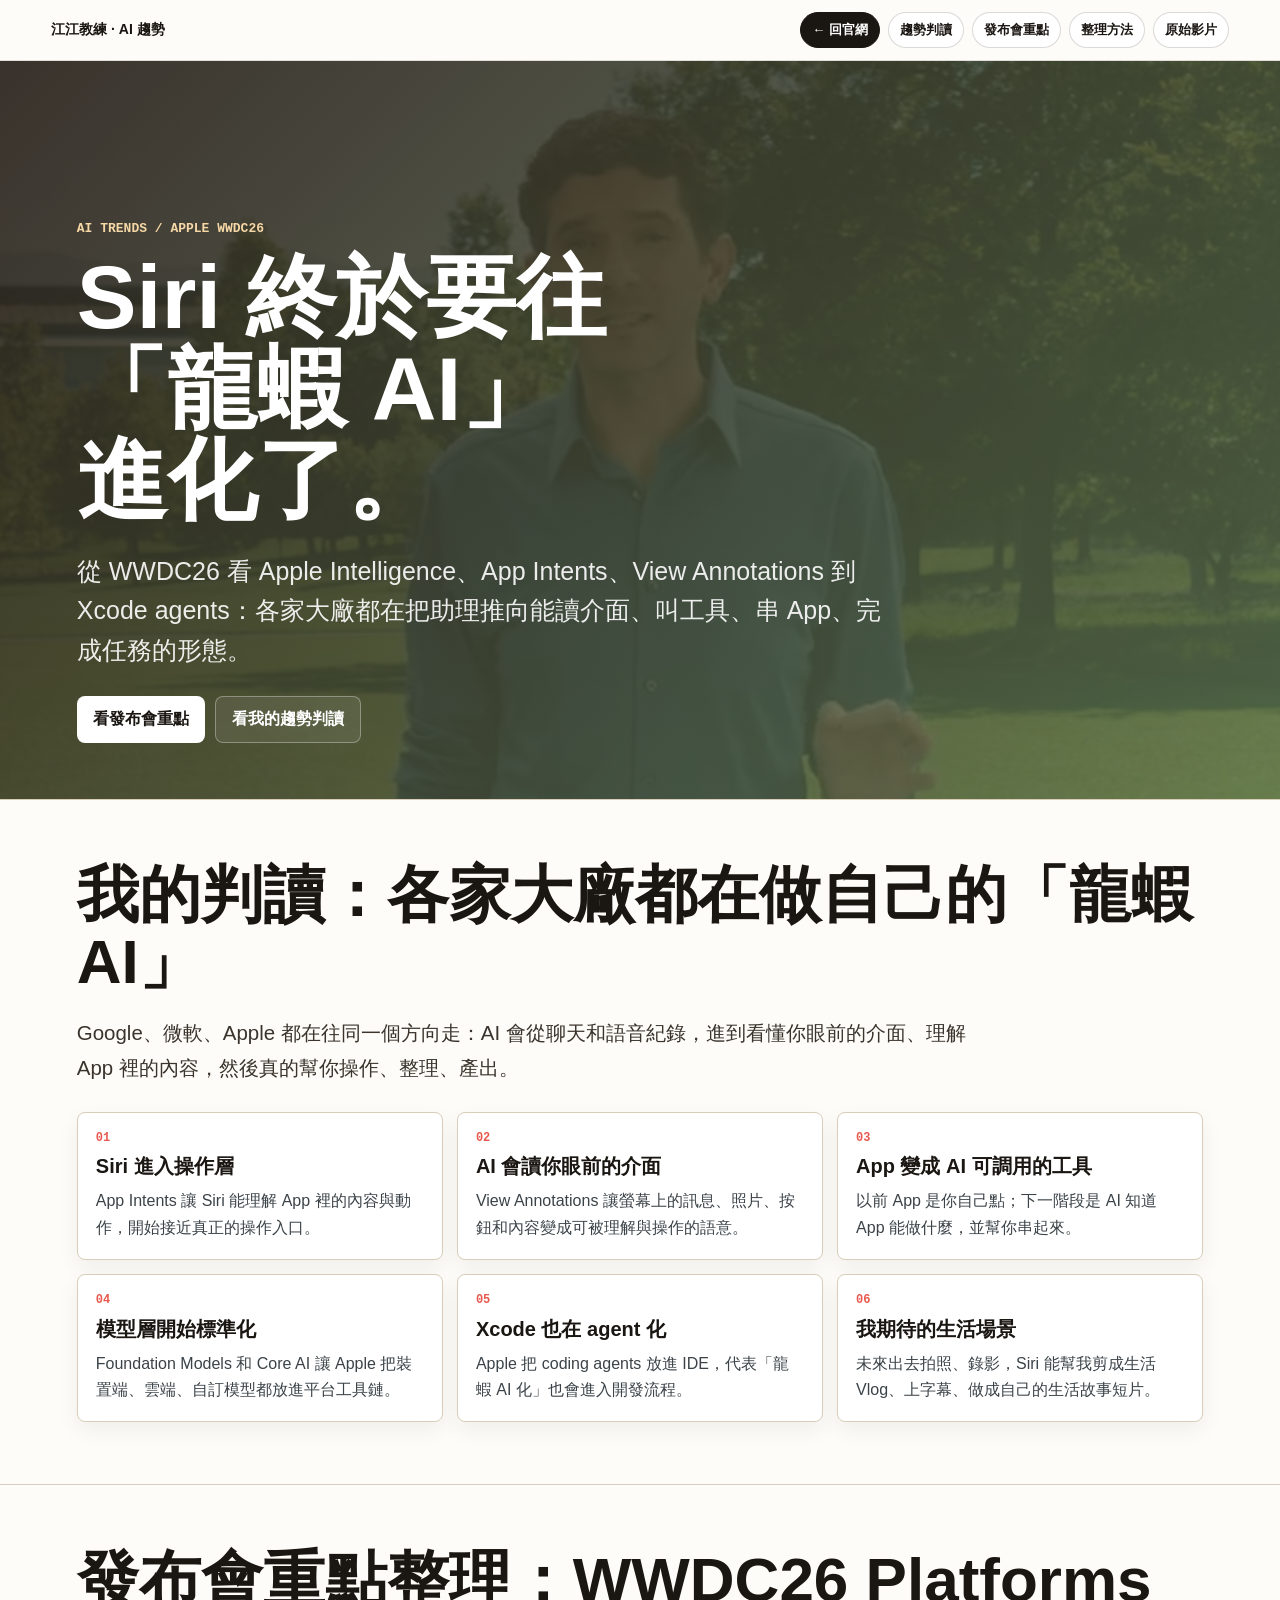
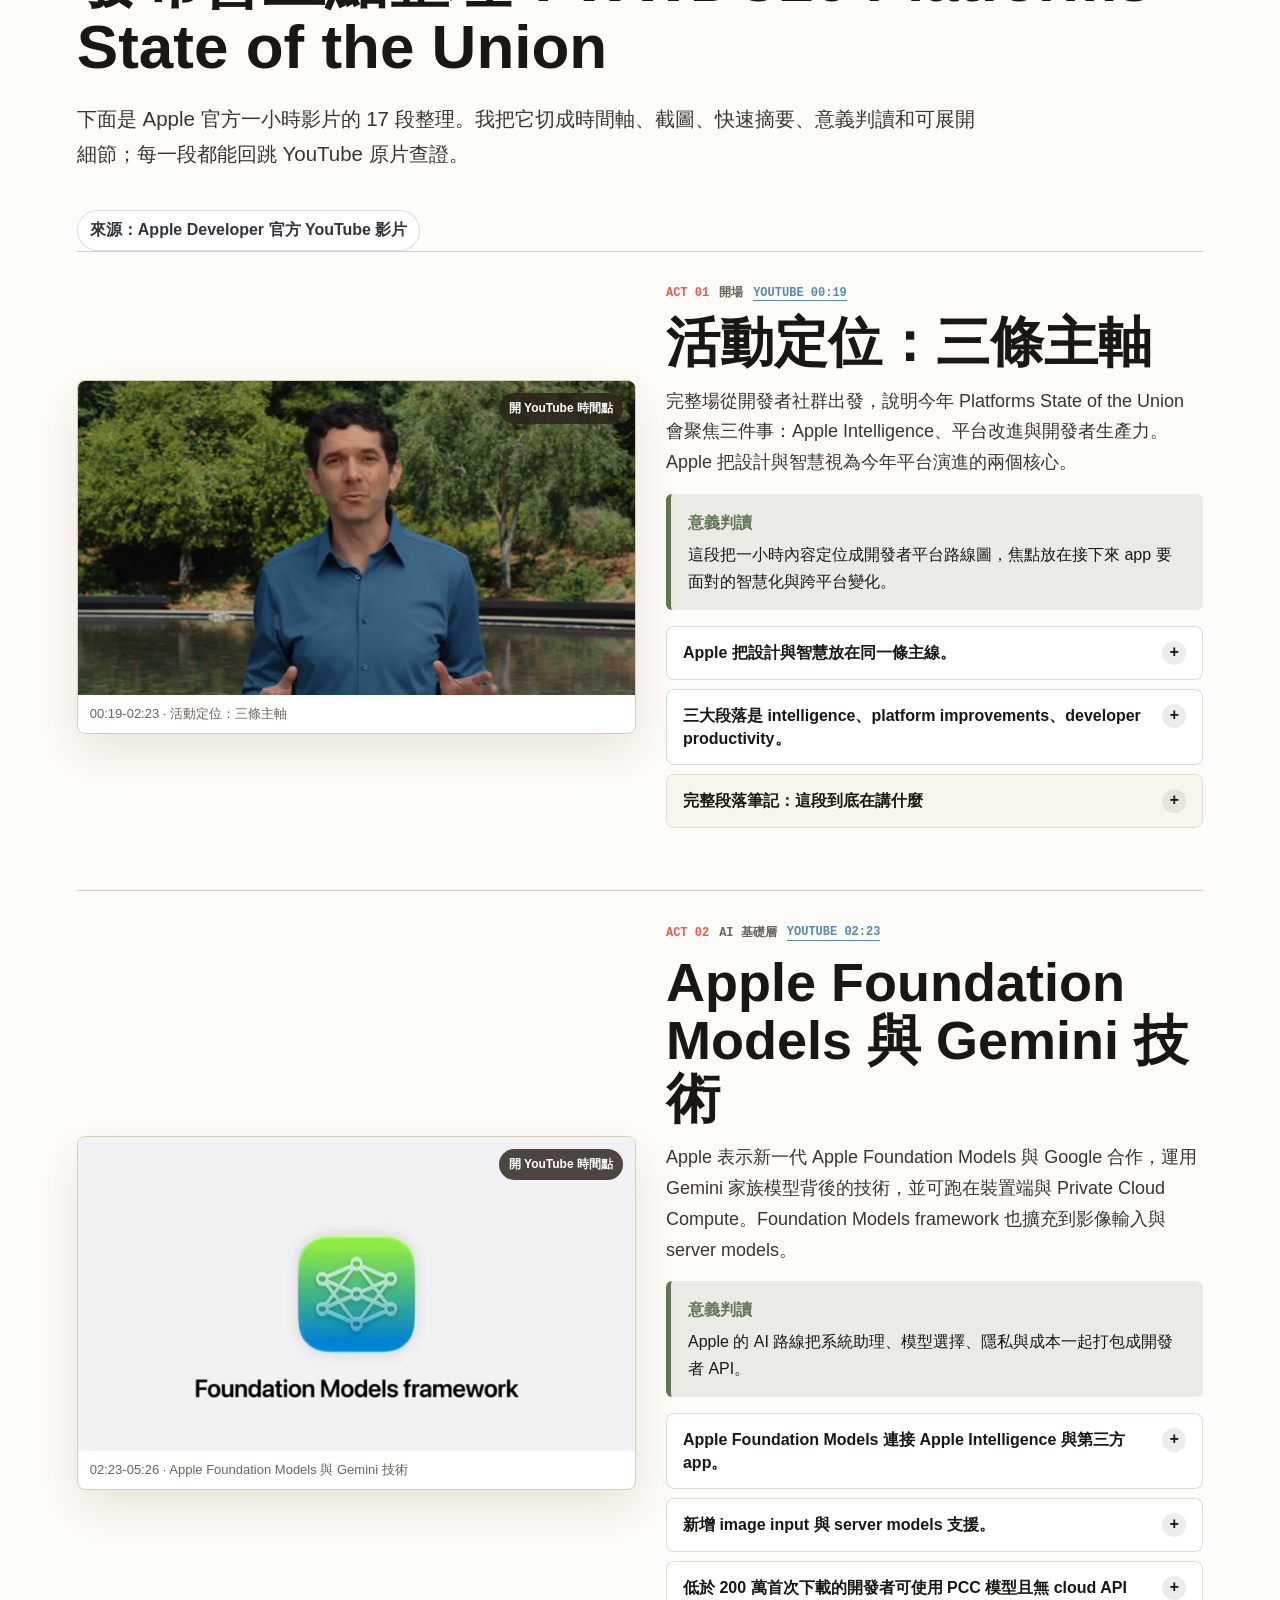
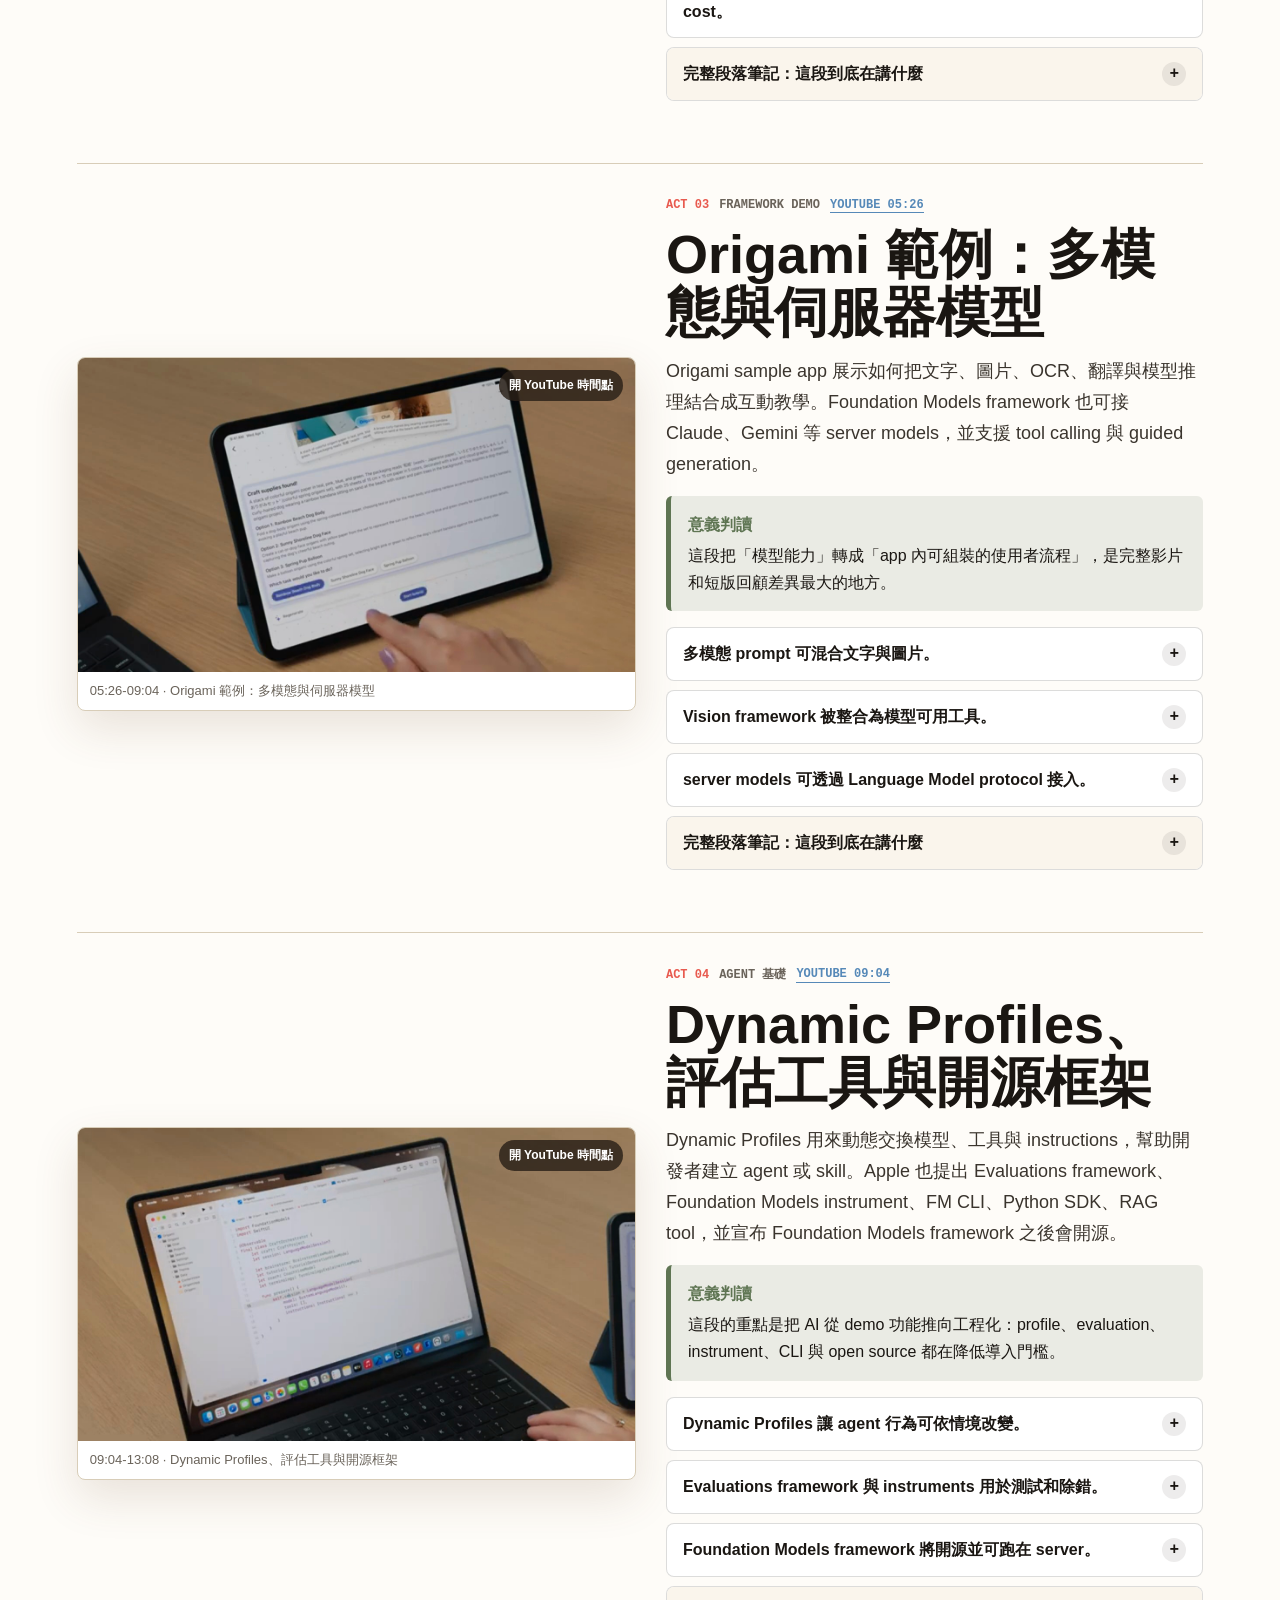
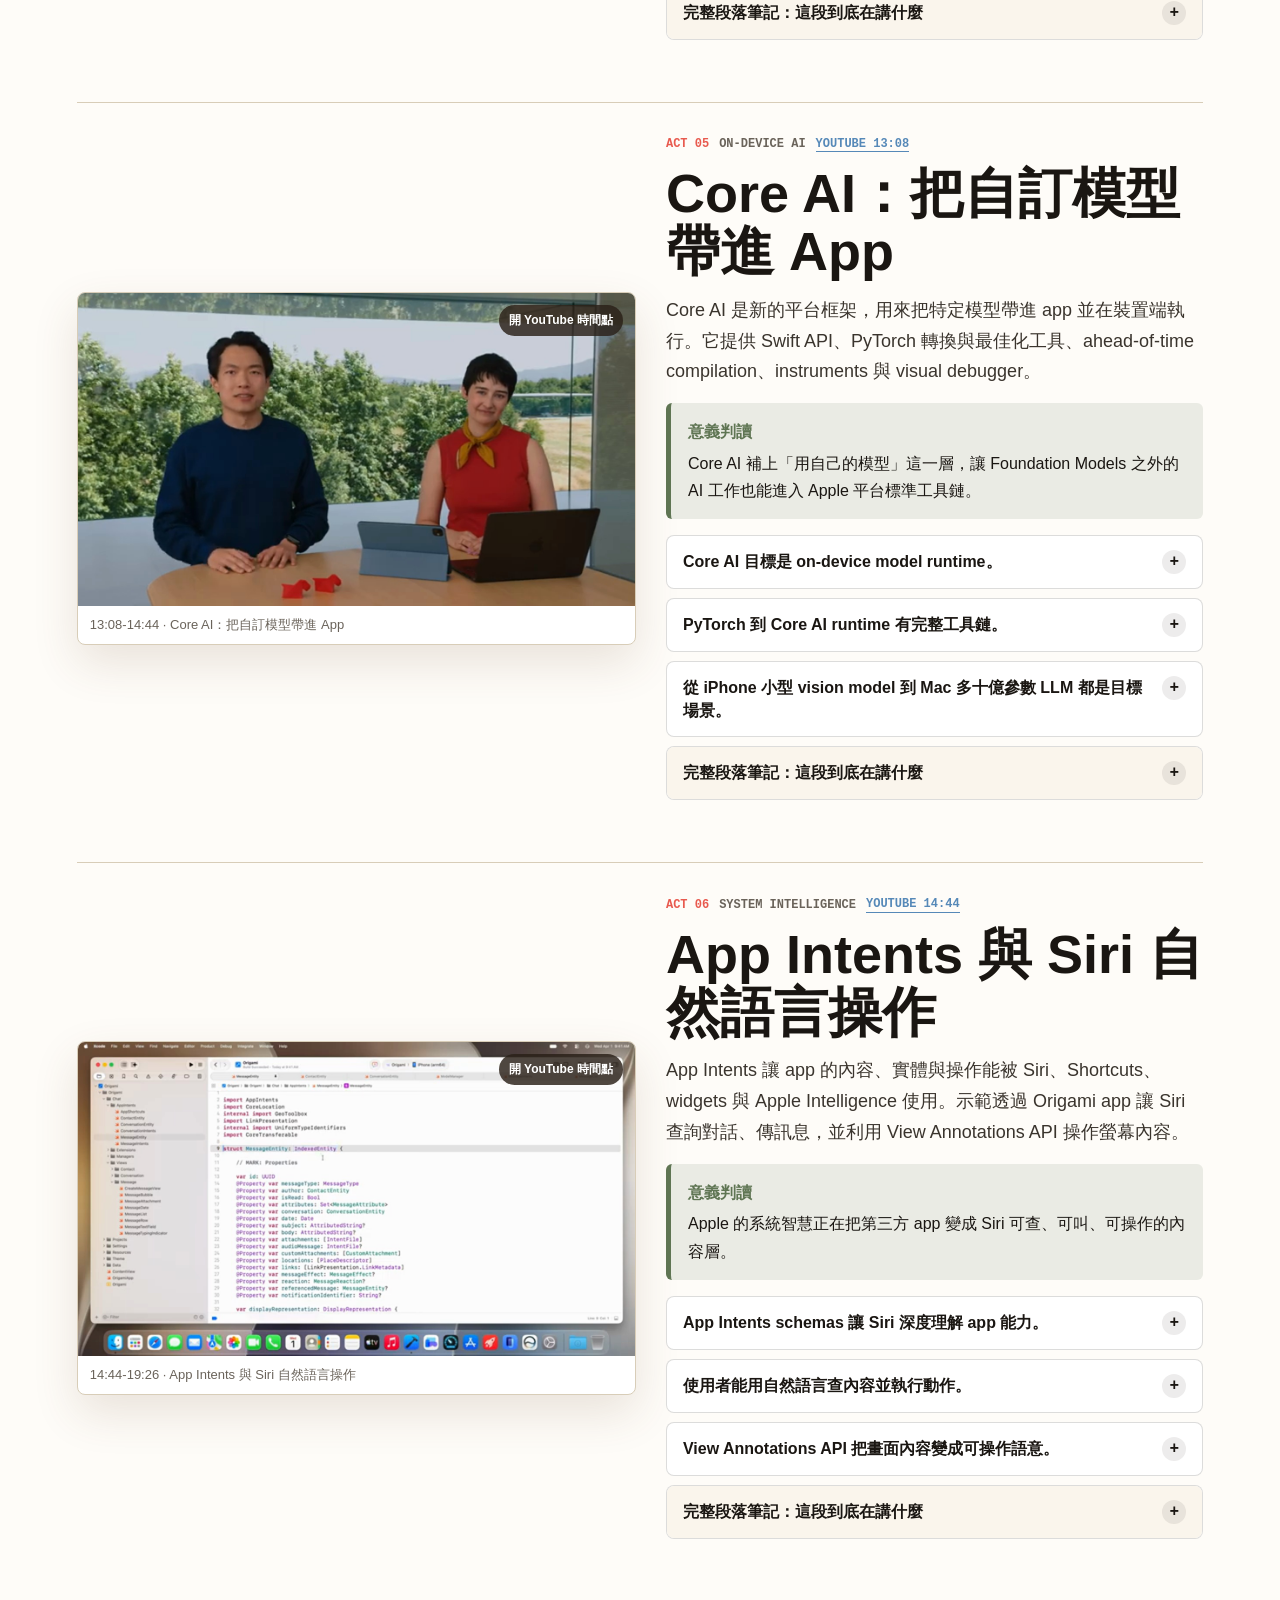
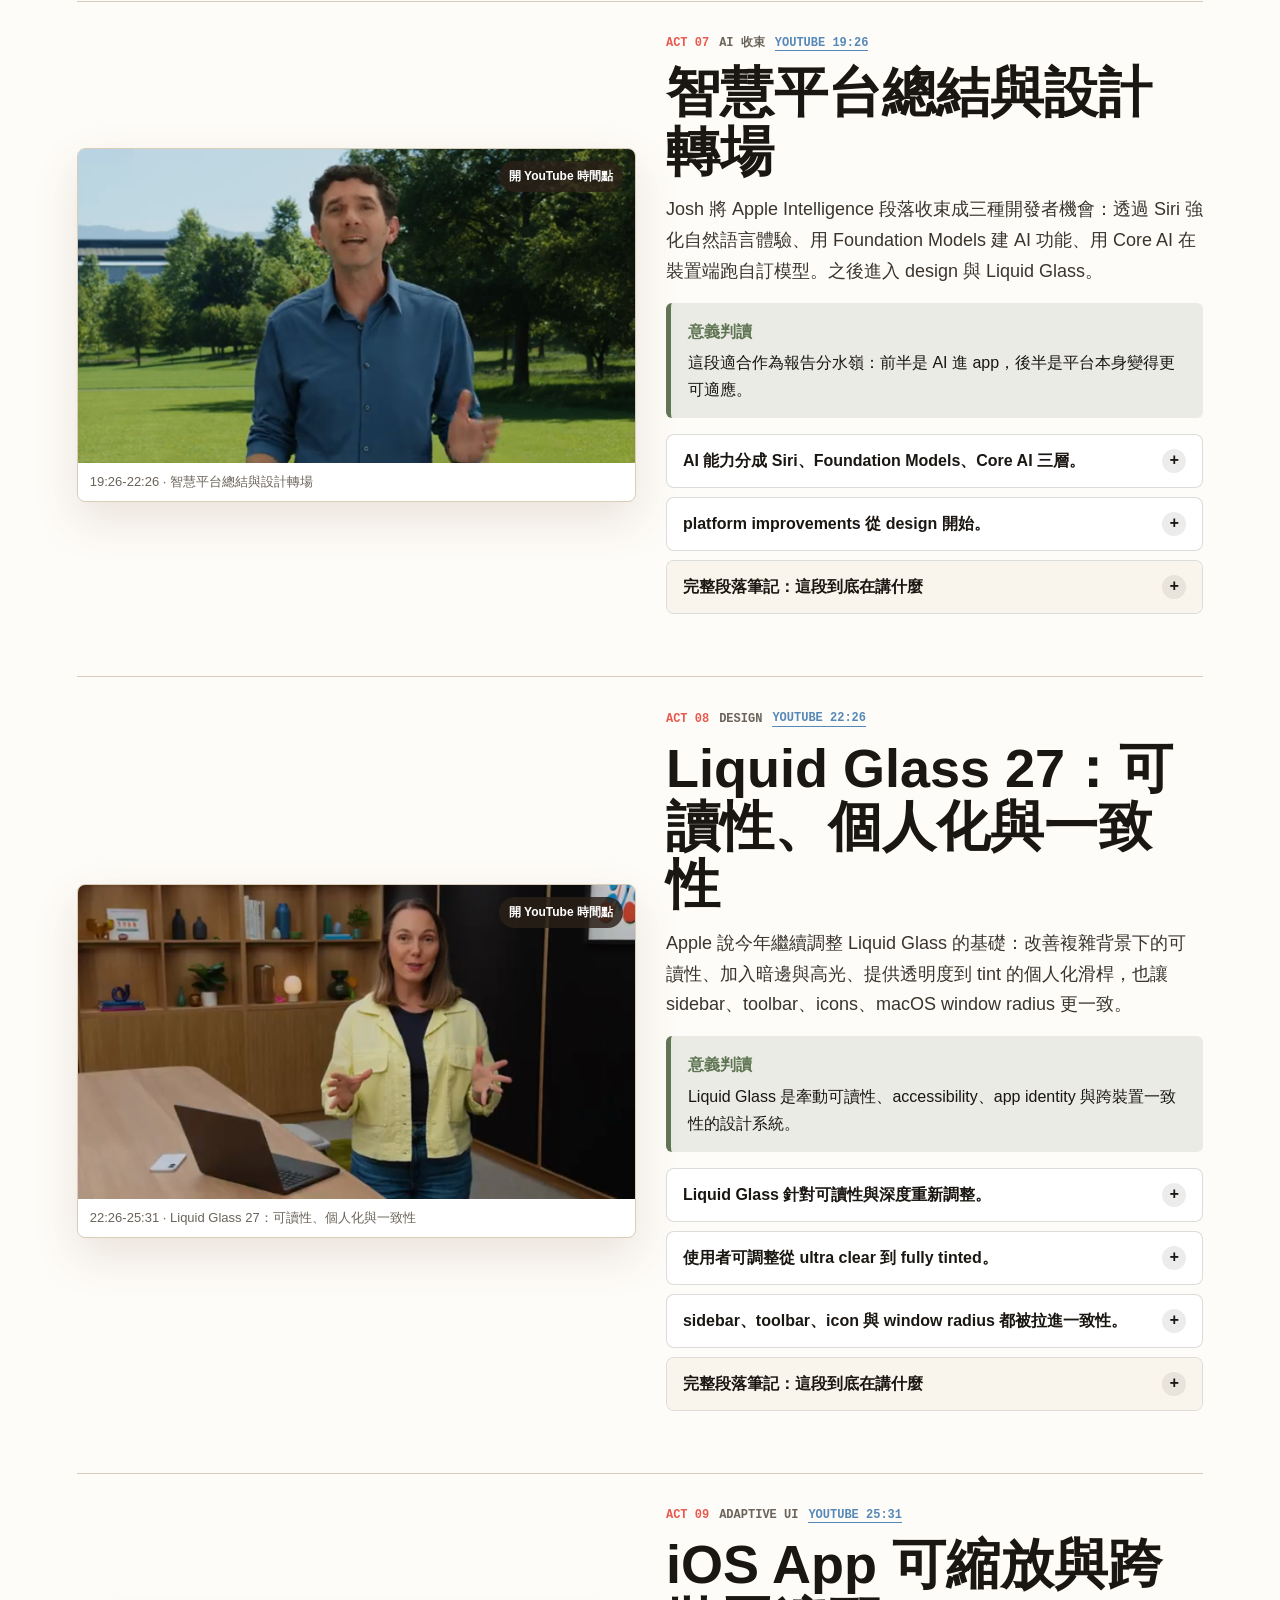
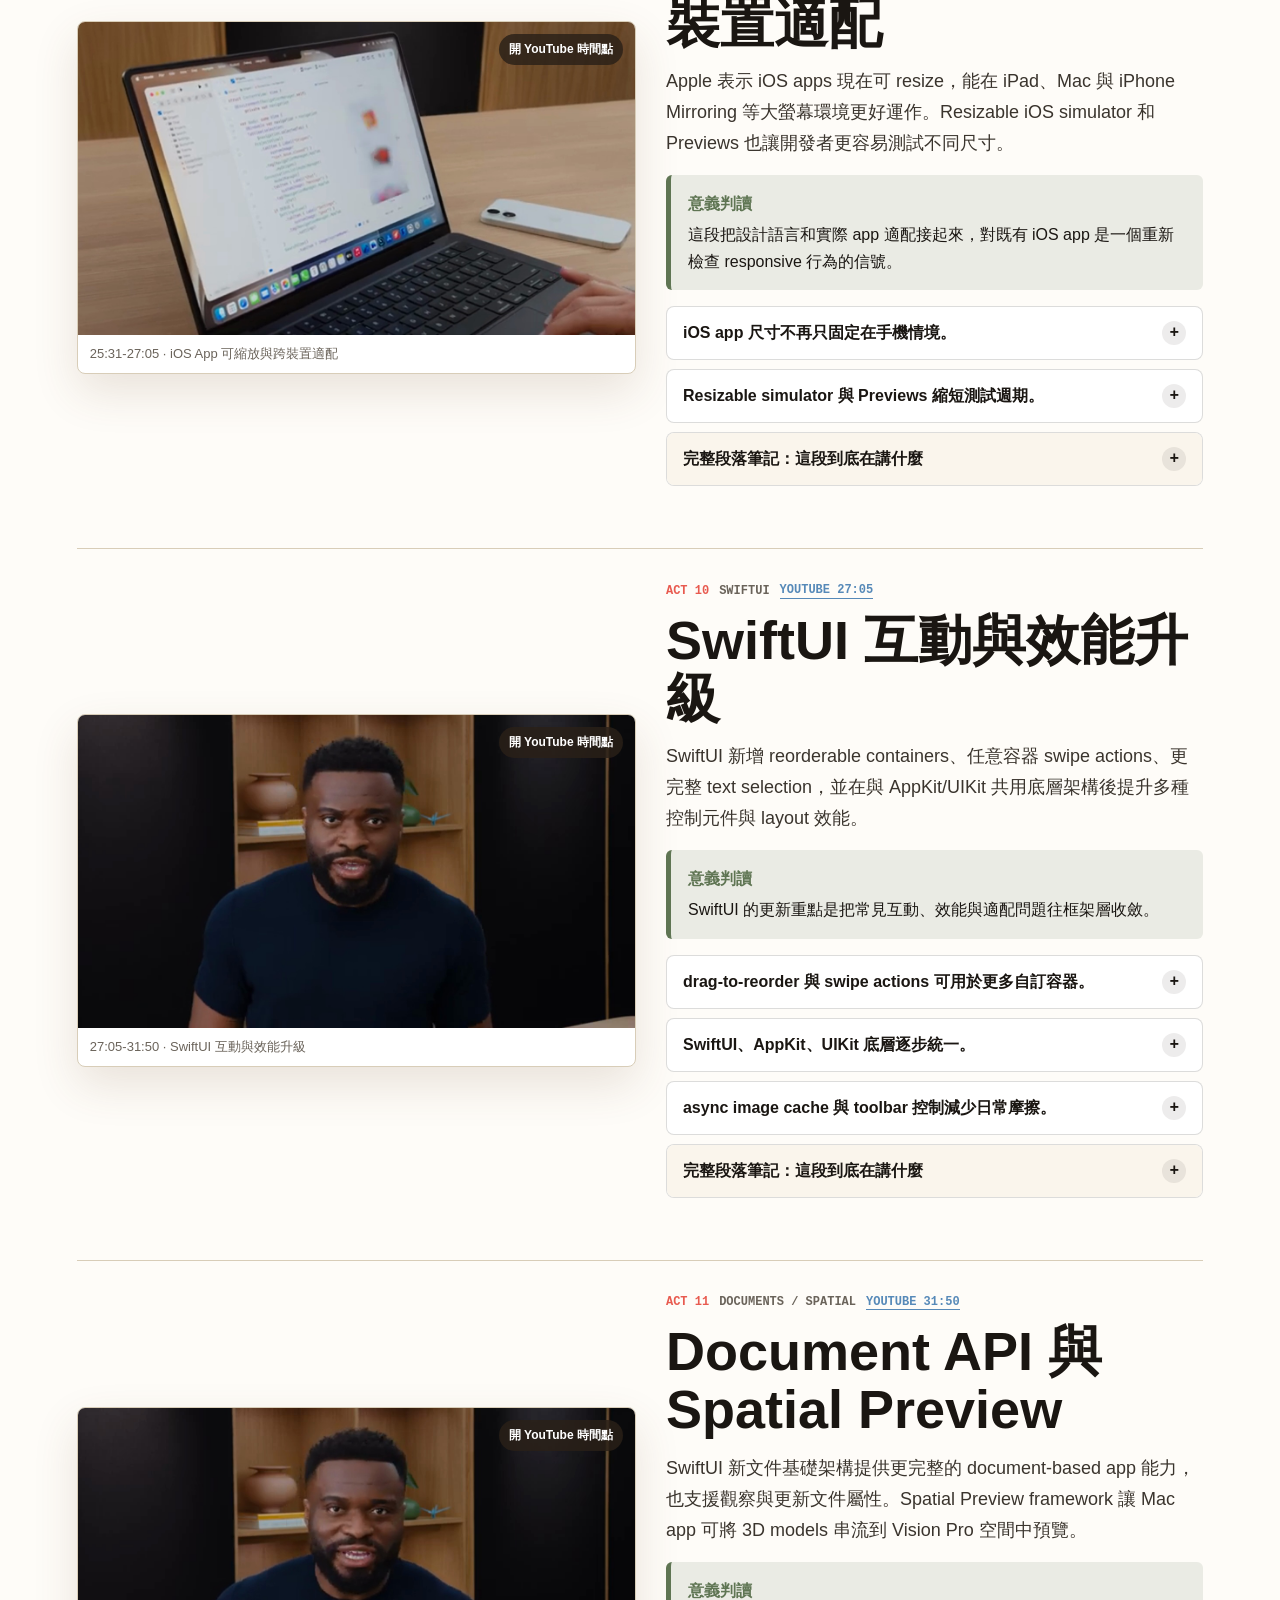
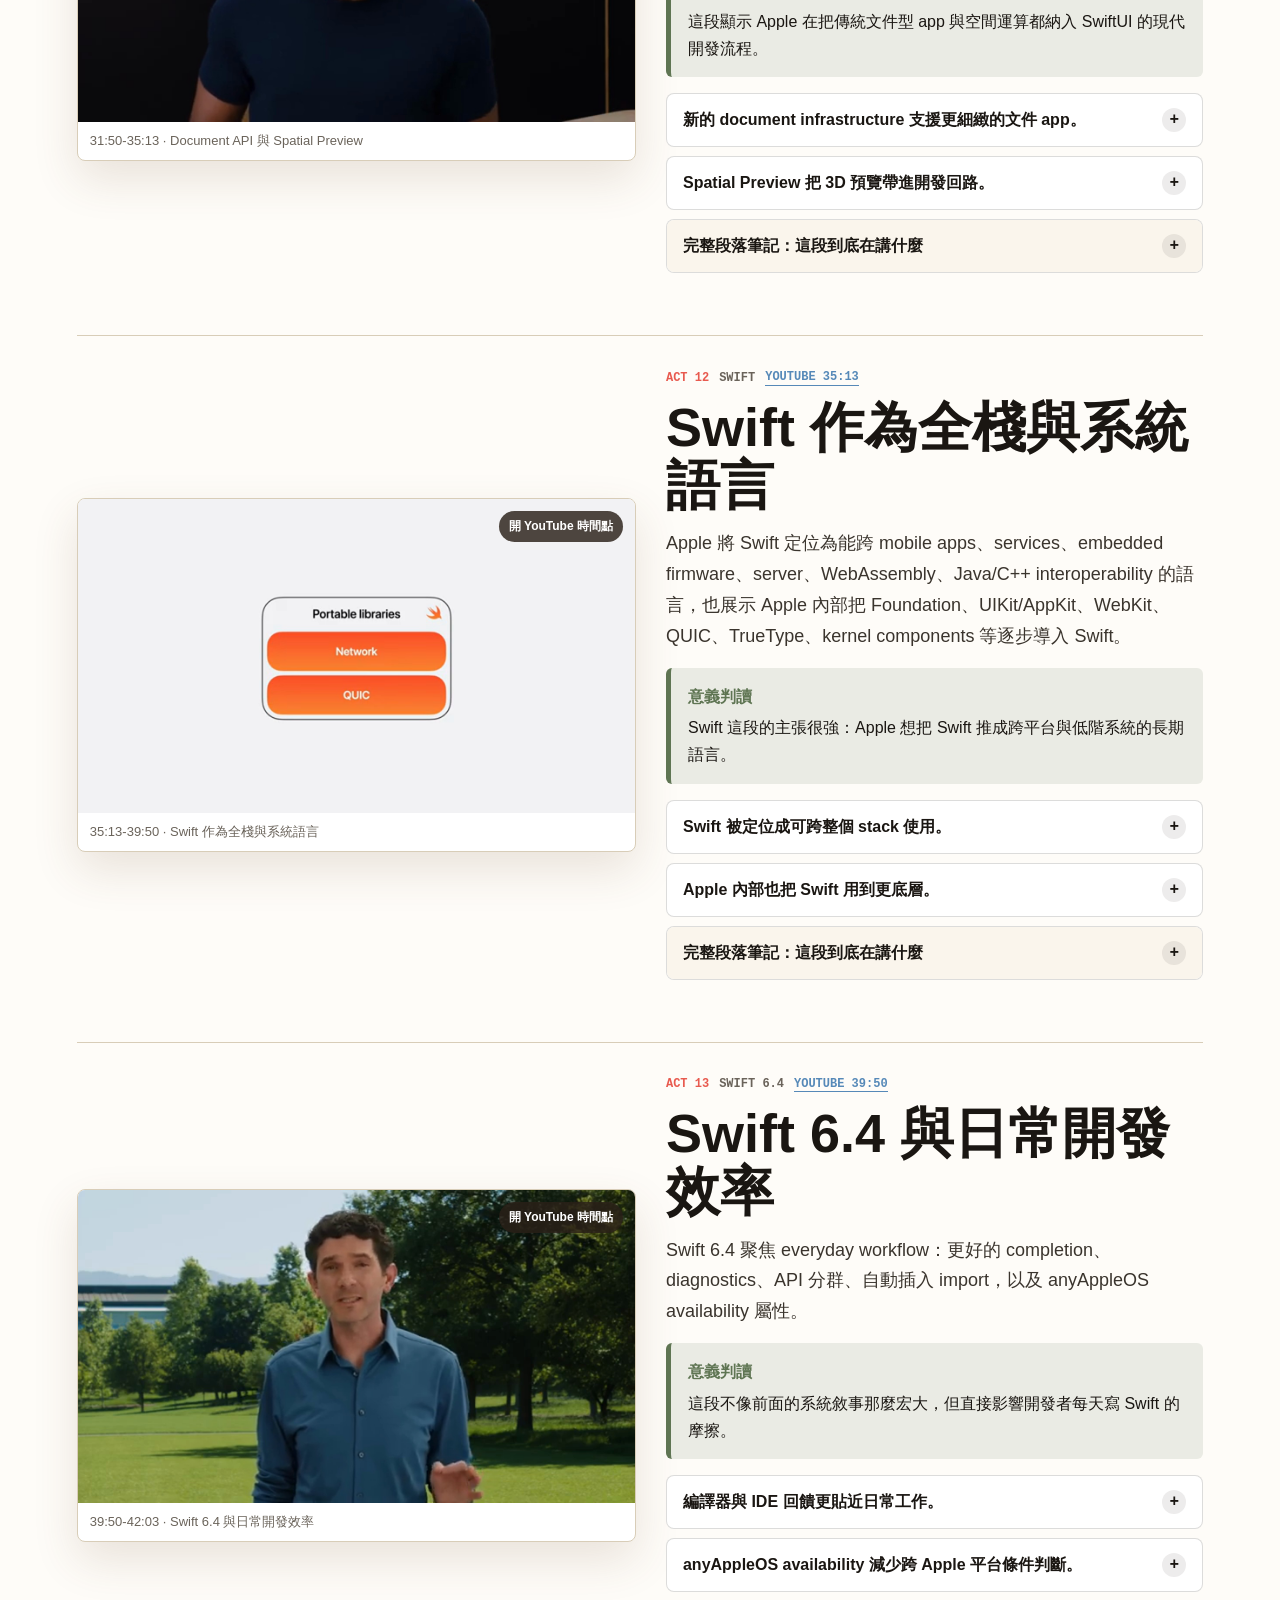
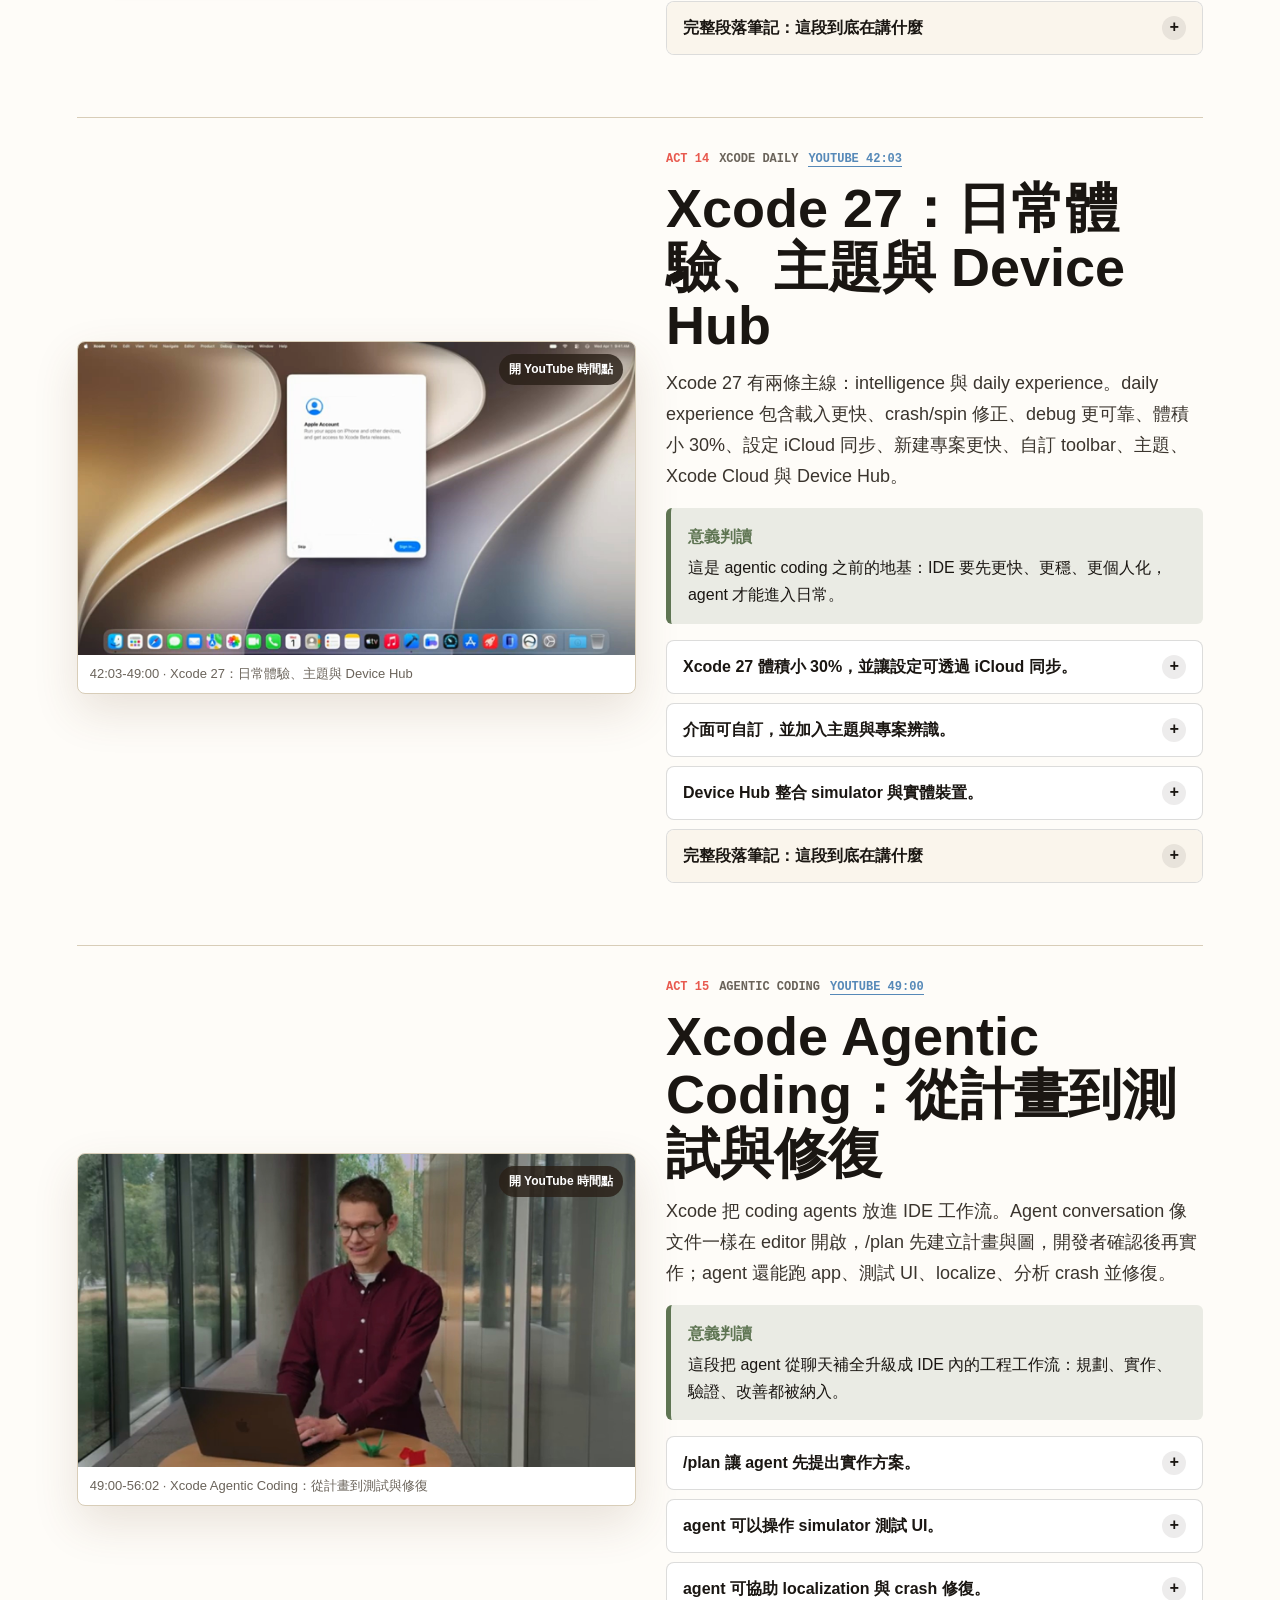
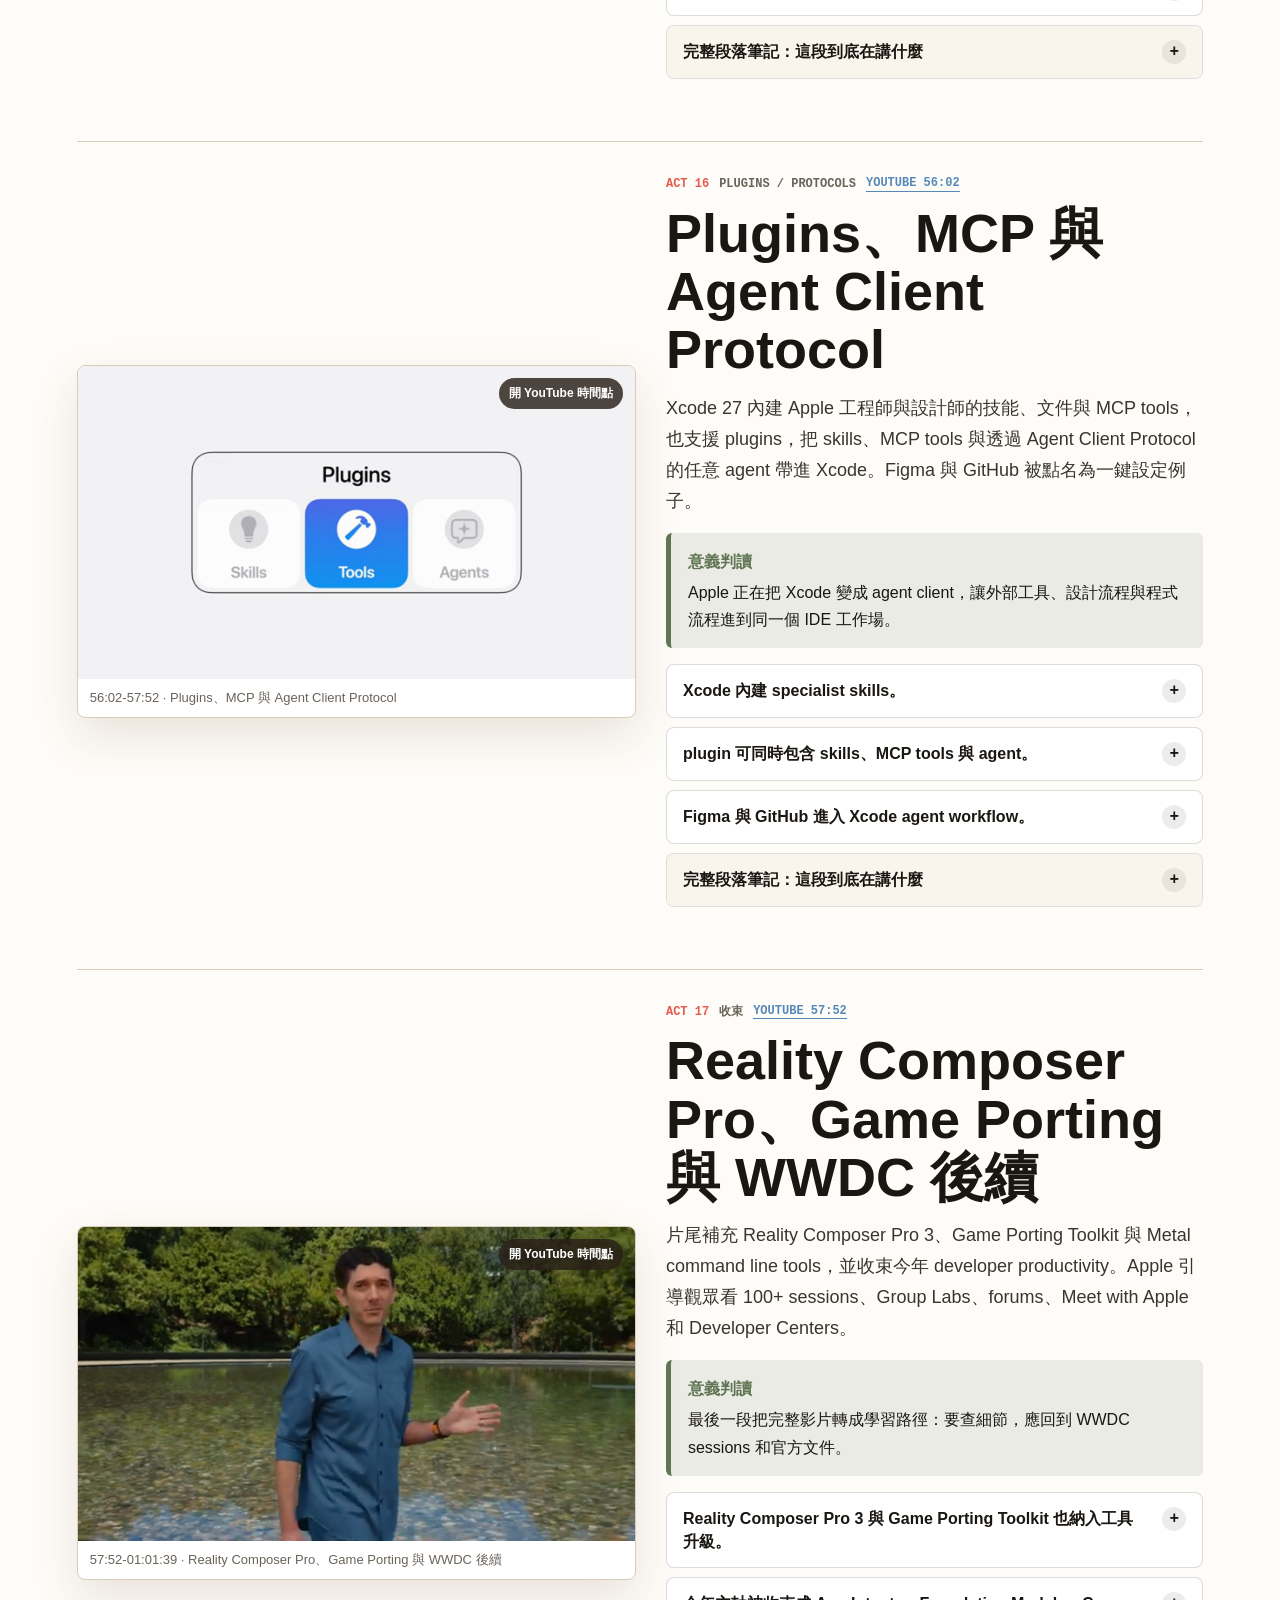
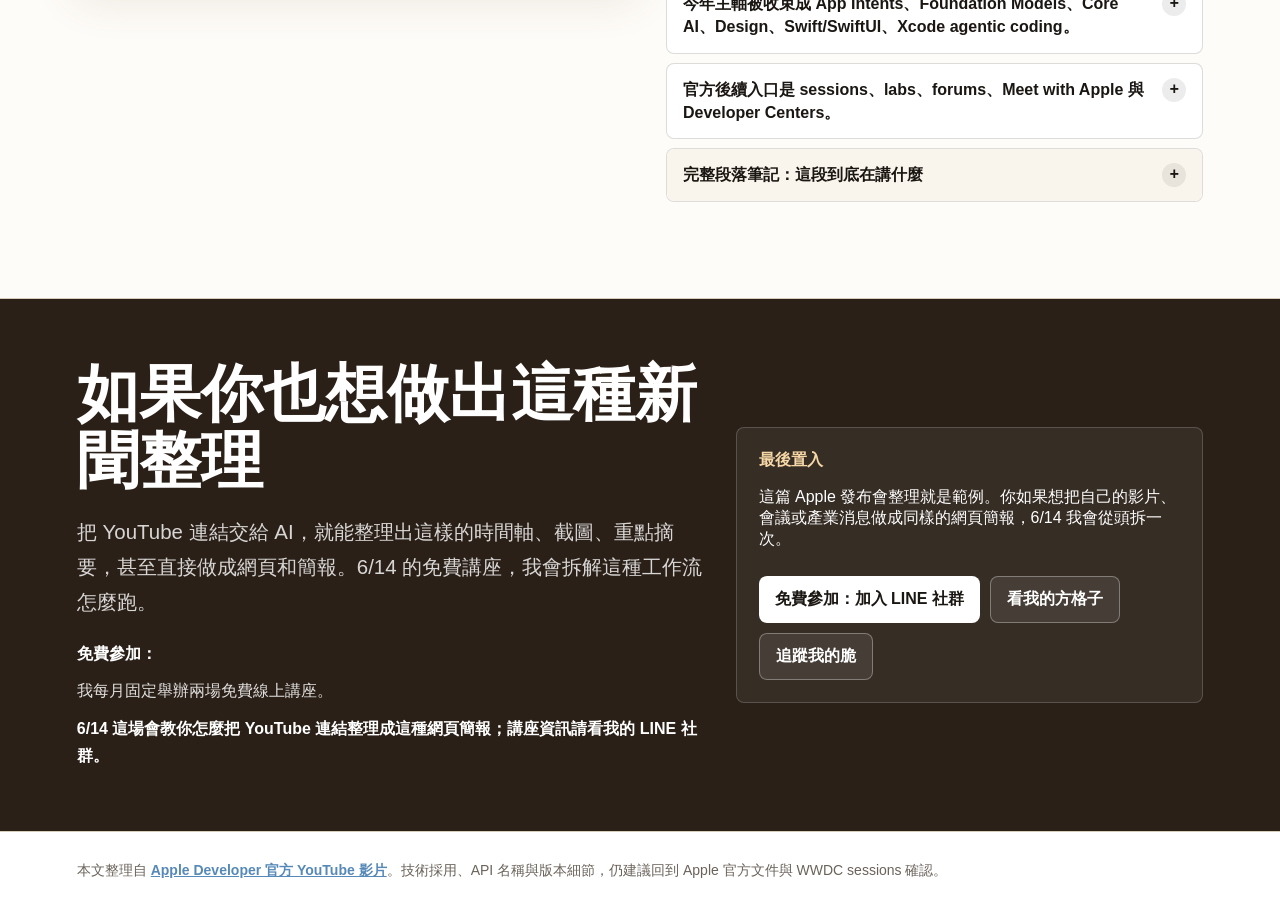
<file: ai-trends/apple-wwdc26-siri-lobster-ai/index.html>
<!doctype html>
<html lang="zh-Hant">
<head>
<meta charset="utf-8">
<meta name="viewport" content="width=device-width,initial-scale=1">
<meta name="robots" content="index,follow">
<title>AI 趨勢｜蘋果的 Siri 終於要往龍蝦 AI 進化了</title>
<meta name="description" content="江江教練的 AI 趨勢觀察：從 Apple WWDC26 看 Siri、App Intents、View Annotations、Xcode agentic coding 如何走向更全能的 AI 助手。">
<meta property="og:title" content="AI 趨勢｜蘋果的 Siri 終於要往龍蝦 AI 進化了">
<meta property="og:description" content="從 WWDC26 看 Apple 如何把 Siri、App Intents、View Annotations 和 Xcode agents 推向更全能的 AI 助手。">
<meta property="og:type" content="article">
<meta property="og:image" content="https://ai-km-jiang.vercel.app/ai-trends/apple-wwdc26-siri-lobster-ai/assets/slide-13-swift-64.jpg">
<link rel="canonical" href="https://ai-km-jiang.vercel.app/ai-trends/apple-wwdc26-siri-lobster-ai/">
<style>
:root{--ink:#1a1612;--paper:#fefcf8;--muted:#6a635a;--line:#d8cdb8;--green:#5f7553;--blue:#5689b8;--orange:#e85a4f;--soft:#faf5ec;--dark:#2a2018;--shadow:0 18px 45px rgba(107,74,42,.14)}
*{box-sizing:border-box}html{scroll-behavior:smooth}body{margin:0;background:var(--paper);color:var(--ink);font-family:-apple-system,BlinkMacSystemFont,"PingFang TC","Noto Sans TC","Segoe UI",sans-serif;letter-spacing:0}a{color:inherit}.topbar{position:sticky;top:0;z-index:20;display:flex;gap:10px;align-items:center;justify-content:space-between;padding:12px clamp(18px,4vw,56px);border-bottom:1px solid rgba(26,22,18,.12);background:rgba(254,252,248,.92);backdrop-filter:blur(12px)}.brand{font-weight:900;font-size:14px;text-decoration:none}.nav{display:flex;gap:8px;overflow:auto}.nav a{white-space:nowrap;text-decoration:none;border:1px solid rgba(26,22,18,.16);border-radius:999px;padding:8px 11px;background:#fff;font-size:13px;font-weight:800}.hero{min-height:82vh;display:grid;align-items:end;padding:56px clamp(20px,6vw,88px);background:linear-gradient(135deg,rgba(42,32,24,.9),rgba(95,117,83,.78)),url('assets/slide-13-swift-64.jpg') center/cover;color:#fff;overflow:hidden}.kicker{font:900 13px/1.2 ui-monospace,SFMono-Regular,Menlo,monospace;color:#f6d7a6;text-transform:uppercase}.hero h1{max-width:1040px;margin:16px 0 18px;font-size:clamp(42px,7vw,92px);line-height:1.02;letter-spacing:0;overflow-wrap:anywhere}.hero p{max-width:820px;font-size:clamp(18px,2vw,25px);line-height:1.58;color:rgba(255,255,255,.9)}.cta{display:flex;gap:10px;flex-wrap:wrap;margin-top:26px}.cta a{display:inline-flex;align-items:center;text-decoration:none;border-radius:8px;padding:12px 16px;font-weight:900}.cta .primary{background:#fff;color:#1a1612}.cta .ghost{border:1px solid rgba(255,255,255,.32);color:#fff;background:rgba(255,255,255,.08)}.section{padding:62px clamp(20px,6vw,88px);border-top:1px solid var(--line)}.inner{width:min(1160px,100%);margin:0 auto}.section h2{font-size:clamp(32px,5vw,62px);line-height:1.08;margin:0 0 20px}.lead{font-size:clamp(18px,1.6vw,22px);line-height:1.7;color:#3a342d;max-width:900px}.highlight-grid{display:grid;grid-template-columns:repeat(4,minmax(0,1fr));gap:14px;margin-top:28px}.highlight{background:#fff;border:1px solid var(--line);border-radius:8px;padding:18px;min-height:190px;box-shadow:0 8px 22px rgba(107,74,42,.08)}.highlight b{display:block;font-size:19px;line-height:1.25;margin-bottom:10px}.highlight p{margin:0;color:#4b4238;line-height:1.65}.timeline{display:grid;gap:28px}.segment{display:grid;grid-template-columns:minmax(0,1.02fr) minmax(330px,.98fr);gap:30px;align-items:center;padding:34px 0;border-top:1px solid var(--line)}.media{margin:0;background:#fff;border:1px solid var(--line);border-radius:8px;box-shadow:var(--shadow);overflow:hidden}.media a{display:block;position:relative}.media img{display:block;width:100%;aspect-ratio:16/9;object-fit:cover;background:#1a1612}.media a::after{content:"開 YouTube 時間點";position:absolute;right:12px;top:12px;padding:7px 10px;border-radius:999px;background:rgba(42,32,24,.82);color:#fff;font-size:12px;font-weight:900}.media figcaption{padding:10px 12px;font-size:13px;color:var(--muted)}.meta{display:flex;gap:10px;align-items:center;flex-wrap:wrap;margin-bottom:12px;font:900 12px/1.2 ui-monospace,SFMono-Regular,Menlo,monospace;text-transform:uppercase;color:var(--muted)}.meta span:first-child{color:var(--orange)}.meta a{color:var(--blue);text-decoration:none;border-bottom:1px solid currentColor}.copy h3{font-size:clamp(30px,4.5vw,54px);line-height:1.08;margin:0 0 14px}.summary{font-size:18px;line-height:1.72;color:#3a342d;margin:0 0 14px}.meaning{margin:16px 0;padding:15px 17px;border-left:5px solid var(--green);background:rgba(95,117,83,.12);border-radius:6px;line-height:1.7}.meaning b{display:block;color:var(--green);margin-bottom:4px}details{border:1px solid rgba(26,22,18,.15);border-radius:8px;background:#fff;margin-top:9px;overflow:hidden}summary{cursor:pointer;list-style:none;padding:14px 16px;font-weight:900;line-height:1.45;display:flex;justify-content:space-between;gap:14px}summary::-webkit-details-marker{display:none}summary::after{content:"+";flex:0 0 auto;width:24px;height:24px;border-radius:50%;display:grid;place-items:center;background:rgba(26,22,18,.08);font:900 16px/1 ui-monospace,SFMono-Regular,Menlo,monospace}details[open] summary::after{content:"-"}.detail-body{padding:0 16px 16px;border-top:1px solid rgba(26,22,18,.08)}.detail-body p{margin:12px 0 0;line-height:1.72;color:#3a342d}.tag{display:inline-block;margin-top:12px;color:var(--muted);font:900 12px/1.2 ui-monospace,SFMono-Regular,Menlo,monospace}.deep summary{background:var(--soft)}.cta-band{background:var(--dark);color:#fff}.cta-band .lead{color:rgba(255,255,255,.82)}.cta-band .inner{display:grid;grid-template-columns:minmax(0,1.15fr) minmax(260px,.85fr);gap:26px;align-items:center}.cta-card{border:1px solid rgba(255,255,255,.18);background:rgba(255,255,255,.06);border-radius:8px;padding:22px}.cta-card b{display:block;color:#f6d7a6;margin-bottom:10px}.footer{padding:30px clamp(20px,6vw,88px);font-size:14px;color:var(--muted);background:#fff;border-top:1px solid var(--line)}@media(max-width:900px){.topbar{align-items:flex-start;flex-direction:column}.hero{min-height:76vh}.hero h1{font-size:clamp(34px,10vw,40px);line-height:1.08;max-width:100%;word-break:break-word}.highlight-grid,.segment,.cta-band .inner{grid-template-columns:1fr}.segment{gap:18px}.copy h3{font-size:34px}.nav{width:100%}.hero p,.lead{font-size:17px}.section{padding:42px 20px}.media a::after{font-size:11px}.highlight{min-height:0}}
.hero>div{width:100%;max-width:1040px;min-width:0}.hero p{width:100%;max-width:820px;overflow-wrap:anywhere}.inner{min-width:0}.section h2,.lead,.summary,.meaning{overflow-wrap:anywhere}.workflow-grid{display:grid;grid-template-columns:repeat(3,minmax(0,1fr));gap:14px;margin-top:26px}.workflow-step{background:#fff;border:1px solid var(--line);border-radius:8px;padding:18px;box-shadow:0 8px 22px rgba(17,19,21,.06)}.workflow-step small{display:block;color:var(--orange);font:900 12px/1.2 ui-monospace,SFMono-Regular,Menlo,monospace;margin-bottom:9px}.workflow-step b{display:block;font-size:20px;line-height:1.25;margin-bottom:9px}.workflow-step p{margin:0;color:#3b4348;line-height:1.65}.demo-note{display:inline-flex;align-items:center;gap:8px;margin:18px 0 0;padding:9px 12px;border:1px solid rgba(17,19,21,.14);border-radius:999px;background:#fff;font-weight:900;color:#30363b}.course-note{display:grid;gap:10px;margin-top:18px}.course-note p{margin:0;line-height:1.7;color:rgba(255,255,255,.86)}.course-note strong{color:#fff}.footer a{color:var(--blue);font-weight:900}@media(max-width:900px){html,body{width:100%;max-width:100%;overflow-x:hidden}.topbar,.hero,.section,.footer{width:100%;max-width:100vw;overflow-x:hidden}.hero>div,.inner,.copy,.media,.workflow-step,.cta-card{width:100%;max-width:350px;min-width:0}.inner{margin-left:auto;margin-right:auto}.workflow-grid{grid-template-columns:1fr}.hero p,.section h2,.lead,.summary,.meaning,summary,.detail-body p{max-width:100%;word-break:break-all;overflow-wrap:anywhere}.copy h3{font-size:32px;word-break:break-all;overflow-wrap:anywhere}.cta a{max-width:100%;white-space:normal;text-align:center}}
</style>
</head>
<body>
<header class="topbar">
  <a class="brand" href="../../ai-trends.html">江江教練 · AI 趨勢</a>
  <nav class="nav" aria-label="頁面導覽">
    <a href="../../index.html" style="background:#1a1612;color:#fff;border-color:#1a1612">← 回官網</a><a href="#trend">趨勢判讀</a><a href="#demo">發布會重點</a><a href="#lesson">整理方法</a><a href="https://www.youtube.com/watch?v=yl2jsIoMfDU" target="_blank" rel="noopener">原始影片</a>
  </nav>
</header>
<section class="hero">
  <div>
    <div class="kicker">AI Trends / Apple WWDC26</div>
    <h1>Siri 終於要往<br>「龍蝦 AI」<br>進化了。</h1>
    <p>從 WWDC26 看 Apple Intelligence、App Intents、View Annotations 到 Xcode agents：各家大廠都在把助理推向能讀介面、叫工具、串 App、完成任務的形態。</p>
    <div class="cta"><a class="primary" href="#demo">看發布會重點</a><a class="ghost" href="#trend">看我的趨勢判讀</a></div>
  </div>
</section>
<main>
<section class="section" id="trend"><div class="inner">
  <h2>我的判讀：各家大廠都在做自己的「龍蝦 AI」</h2>
  <p class="lead">Google、微軟、Apple 都在往同一個方向走：AI 會從聊天和語音紀錄，進到看懂你眼前的介面、理解 App 裡的內容，然後真的幫你操作、整理、產出。</p>
  <div class="workflow-grid">
    <div class="workflow-step"><small>01</small><b>Siri 進入操作層</b><p>App Intents 讓 Siri 能理解 App 裡的內容與動作，開始接近真正的操作入口。</p></div>
    <div class="workflow-step"><small>02</small><b>AI 會讀你眼前的介面</b><p>View Annotations 讓螢幕上的訊息、照片、按鈕和內容變成可被理解與操作的語意。</p></div>
    <div class="workflow-step"><small>03</small><b>App 變成 AI 可調用的工具</b><p>以前 App 是你自己點；下一階段是 AI 知道 App 能做什麼，並幫你串起來。</p></div>
    <div class="workflow-step"><small>04</small><b>模型層開始標準化</b><p>Foundation Models 和 Core AI 讓 Apple 把裝置端、雲端、自訂模型都放進平台工具鏈。</p></div>
    <div class="workflow-step"><small>05</small><b>Xcode 也在 agent 化</b><p>Apple 把 coding agents 放進 IDE，代表「龍蝦 AI 化」也會進入開發流程。</p></div>
    <div class="workflow-step"><small>06</small><b>我期待的生活場景</b><p>未來出去拍照、錄影，Siri 能幫我剪成生活 Vlog、上字幕、做成自己的生活故事短片。</p></div>
  </div>
</div></section>
<section class="section" id="demo"><div class="inner">
  <h2>發布會重點整理：WWDC26 Platforms State of the Union</h2>
  <p class="lead">下面是 Apple 官方一小時影片的 17 段整理。我把它切成時間軸、截圖、快速摘要、意義判讀和可展開細節；每一段都能回跳 YouTube 原片查證。</p>
  <div class="demo-note">來源：Apple Developer 官方 YouTube 影片</div>
  <div class="timeline">
<article class="segment" id="s1">
  <figure class="media">
    <a href="https://youtu.be/yl2jsIoMfDU?t=19" target="_blank" rel="noopener"><img src="assets/slide-01-opening.jpg" alt="活動定位：三條主軸 截圖"></a>
    <figcaption>00:19-02:23 · 活動定位：三條主軸</figcaption>
  </figure>
  <div class="copy">
    <div class="meta"><span>ACT 01</span><span>開場</span><a href="https://youtu.be/yl2jsIoMfDU?t=19" target="_blank" rel="noopener">YouTube 00:19</a></div>
    <h3>活動定位：三條主軸</h3>
    <p class="summary">完整場從開發者社群出發，說明今年 Platforms State of the Union 會聚焦三件事：Apple Intelligence、平台改進與開發者生產力。Apple 把設計與智慧視為今年平台演進的兩個核心。</p>
    <p class="meaning"><b>意義判讀</b>這段把一小時內容定位成開發者平台路線圖，焦點放在接下來 app 要面對的智慧化與跨平台變化。</p>
    <details><summary>Apple 把設計與智慧放在同一條主線。</summary><div class="detail-body"><p>開場說明 Liquid Glass 與 Apple Intelligence 是 2026 releases 的重要主題，且今年會延續並回應開發者回饋。這是跨平台體驗與智慧能力的共同調整。</p><span class="tag">回看：00:57-01:14</span></div></details><details><summary>三大段落是 intelligence、platform improvements、developer productivity。</summary><div class="detail-body"><p>這三段也成為整理完整影片的骨架：先講模型與系統智慧，再講設計、SwiftUI 與 Swift，最後講 Xcode 與 agentic coding。</p><span class="tag">回看：01:39-02:18</span></div></details><details class="deep"><summary>完整段落筆記：這段到底在講什麼</summary><div class="detail-body"><p>這段在幫整場設定判讀角度：Apple 把開發者每天用的 technologies、frameworks、tools 放在同一個平台路線裡談。後面所有功能都回到「開發者怎麼把 app 做得更好」這個問題。</p><p>開場也把 Liquid Glass 與 Apple Intelligence 放在同一層。這代表 Apple 同時處理 AI、設計、介面、開發工具一起改變後，app 如何維持自己的 craft 和 domain expertise。</p><p>三條主軸可當成閱讀本頁的地圖：先看 intelligence 怎麼進 app，再看平台 UI / Swift / SwiftUI 怎麼讓 app 更彈性，最後看 Xcode 27 如何把 agentic coding 帶進日常工程。</p><span class="tag">回看：00:19-02:23</span></div></details>
  </div>
</article>
<article class="segment" id="s2">
  <figure class="media">
    <a href="https://youtu.be/yl2jsIoMfDU?t=143" target="_blank" rel="noopener"><img src="assets/slide-02-foundation-models.jpg" alt="Apple Foundation Models 與 Gemini 技術 截圖"></a>
    <figcaption>02:23-05:26 · Apple Foundation Models 與 Gemini 技術</figcaption>
  </figure>
  <div class="copy">
    <div class="meta"><span>ACT 02</span><span>AI 基礎層</span><a href="https://youtu.be/yl2jsIoMfDU?t=143" target="_blank" rel="noopener">YouTube 02:23</a></div>
    <h3>Apple Foundation Models 與 Gemini 技術</h3>
    <p class="summary">Apple 表示新一代 Apple Foundation Models 與 Google 合作，運用 Gemini 家族模型背後的技術，並可跑在裝置端與 Private Cloud Compute。Foundation Models framework 也擴充到影像輸入與 server models。</p>
    <p class="meaning"><b>意義判讀</b>Apple 的 AI 路線把系統助理、模型選擇、隱私與成本一起打包成開發者 API。</p>
    <details><summary>Apple Foundation Models 連接 Apple Intelligence 與第三方 app。</summary><div class="detail-body"><p>影片說 Foundation Models 支撐系統內的 Apple Intelligence，也能透過 Foundation Models framework 讓開發者在 app 中使用。</p><span class="tag">回看：02:23-02:56</span></div></details><details><summary>新增 image input 與 server models 支援。</summary><div class="detail-body"><p>框架今年擴展到多模態與伺服器模型，讓開發者可以依任務複雜度選擇 on-device、Private Cloud Compute 或其他雲端模型供應商。</p><span class="tag">回看：02:56-03:13</span></div></details><details><summary>低於 200 萬首次下載的開發者可使用 PCC 模型且無 cloud API cost。</summary><div class="detail-body"><p>Apple 把入門成本當作開發者採用 AI 的障礙來處理，但實際資格、限制與成本細節仍要回官方文件查。</p><span class="tag">回看：03:13-03:30</span></div></details><details class="deep"><summary>完整段落筆記：這段到底在講什麼</summary><div class="detail-body"><p>Apple 把 Apple Foundation Models 說成 Apple Intelligence 的核心，同時強調第三方 app 也能透過 Foundation Models framework 使用。這是平台策略：把模型能力包成開發者能調用的 API。</p><p>今年新增的重點是 image input 和 server models。開發者可以用裝置端模型，也可以在任務複雜時選擇 Private Cloud Compute 或自己選的雲端模型供應商。</p><p>Private Cloud Compute 的低成本進入門檻，是 Apple 對開發者採用 AI 的一個關鍵訊號：它知道 AI app 的阻力包含模型能力、隱私、成本、基礎設施和發佈門檻。實際條件仍要回官方文件確認。</p><span class="tag">回看：02:23-05:26</span></div></details>
  </div>
</article>
<article class="segment" id="s3">
  <figure class="media">
    <a href="https://youtu.be/yl2jsIoMfDU?t=326" target="_blank" rel="noopener"><img src="assets/slide-03-origami-demo.jpg" alt="Origami 範例：多模態與伺服器模型 截圖"></a>
    <figcaption>05:26-09:04 · Origami 範例：多模態與伺服器模型</figcaption>
  </figure>
  <div class="copy">
    <div class="meta"><span>ACT 03</span><span>Framework Demo</span><a href="https://youtu.be/yl2jsIoMfDU?t=326" target="_blank" rel="noopener">YouTube 05:26</a></div>
    <h3>Origami 範例：多模態與伺服器模型</h3>
    <p class="summary">Origami sample app 展示如何把文字、圖片、OCR、翻譯與模型推理結合成互動教學。Foundation Models framework 也可接 Claude、Gemini 等 server models，並支援 tool calling 與 guided generation。</p>
    <p class="meaning"><b>意義判讀</b>這段把「模型能力」轉成「app 內可組裝的使用者流程」，是完整影片和短版回顧差異最大的地方。</p>
    <details><summary>多模態 prompt 可混合文字與圖片。</summary><div class="detail-body"><p>示範用摺紙材料與狗的照片生成摺紙企劃，並利用影像理解、文字翻譯與教學步驟生成來形成完整體驗。</p><span class="tag">回看：05:28-06:36</span></div></details><details><summary>Vision framework 被整合為模型可用工具。</summary><div class="detail-body"><p>OCR 與 barcode reader 等工具可讓模型精準處理畫面中的文字或 code，且可在裝置端執行。</p><span class="tag">回看：06:56-07:14</span></div></details><details><summary>server models 可透過 Language Model protocol 接入。</summary><div class="detail-body"><p>影片點名 Claude、Gemini 等模型，並說任何模型供應商可提供符合 Language Model protocol 的 Swift package。</p><span class="tag">回看：07:17-07:41</span></div></details><details class="deep"><summary>完整段落筆記：這段到底在講什麼</summary><div class="detail-body"><p>Origami 範例把 Foundation Models framework 從 API 名稱變成可理解的產品流程：使用者給文字、圖片或材料資訊，app 透過模型、Vision、翻譯和生成能力整理出可操作的摺紙教學。</p><p>這段最重要的是 AI 開始嵌進 app 的核心任務。模型可以和圖片、文字、OCR、barcode reader、guided generation、tool calling 串成完整流程。</p><p>影片也提到 Claude、Gemini 等 server models 可以透過 Language Model protocol 接入。這代表 Apple 在框架層留下模型供應商的入口，開發者不用把所有 AI 架構綁死在單一模型。</p><span class="tag">回看：05:26-09:04</span></div></details>
  </div>
</article>
<article class="segment" id="s4">
  <figure class="media">
    <a href="https://youtu.be/yl2jsIoMfDU?t=544" target="_blank" rel="noopener"><img src="assets/slide-04-dynamic-profiles.jpg" alt="Dynamic Profiles、評估工具與開源框架 截圖"></a>
    <figcaption>09:04-13:08 · Dynamic Profiles、評估工具與開源框架</figcaption>
  </figure>
  <div class="copy">
    <div class="meta"><span>ACT 04</span><span>Agent 基礎</span><a href="https://youtu.be/yl2jsIoMfDU?t=544" target="_blank" rel="noopener">YouTube 09:04</a></div>
    <h3>Dynamic Profiles、評估工具與開源框架</h3>
    <p class="summary">Dynamic Profiles 用來動態交換模型、工具與 instructions，幫助開發者建立 agent 或 skill。Apple 也提出 Evaluations framework、Foundation Models instrument、FM CLI、Python SDK、RAG tool，並宣布 Foundation Models framework 之後會開源。</p>
    <p class="meaning"><b>意義判讀</b>這段的重點是把 AI 從 demo 功能推向工程化：profile、evaluation、instrument、CLI 與 open source 都在降低導入門檻。</p>
    <details><summary>Dynamic Profiles 讓 agent 行為可依情境改變。</summary><div class="detail-body"><p>示範中會根據摺紙專案替換模型、工具與指令，使不同 profile 像不同 AI agent 一樣處理任務。</p><span class="tag">回看：09:04-11:38</span></div></details><details><summary>Evaluations framework 與 instruments 用於測試和除錯。</summary><div class="detail-body"><p>Apple 提供生成能力，也補上 prompt 測試、模型行為可視化和 terminal prompt 工具，讓 AI 功能更可驗證。</p><span class="tag">回看：12:00-12:23</span></div></details><details><summary>Foundation Models framework 將開源並可跑在 server。</summary><div class="detail-body"><p>Apple 表示同樣 Swift APIs 可以用於 app 與 server，讓 Swift 開發者建立端到端 AI workflow。</p><span class="tag">回看：12:41-12:54</span></div></details><details class="deep"><summary>完整段落筆記：這段到底在講什麼</summary><div class="detail-body"><p>Dynamic Profiles 的概念是讓模型、工具和 instructions 可以依任務切換。對 app 來說，這比較像把不同工作模式包成 profile，避免把一個固定 prompt 寫死。</p><p>Apple 後面接著講 Evaluations framework、Foundation Models instrument、FM CLI、Python SDK 和 RAG tool。這些工具補上 AI 工程化會缺的部分：測試、觀察、除錯、資料接入和跨語言工作流。</p><p>Foundation Models framework 將開源並可跑在 server 這件事，代表 Apple 想讓同一套 Swift API 同時覆蓋 app 和 server。對 Swift 開發者來說，這是端到端 AI workflow 的基礎鋪路。</p><span class="tag">回看：09:04-13:08</span></div></details>
  </div>
</article>
<article class="segment" id="s5">
  <figure class="media">
    <a href="https://youtu.be/yl2jsIoMfDU?t=788" target="_blank" rel="noopener"><img src="assets/slide-05-core-ai.jpg" alt="Core AI：把自訂模型帶進 App 截圖"></a>
    <figcaption>13:08-14:44 · Core AI：把自訂模型帶進 App</figcaption>
  </figure>
  <div class="copy">
    <div class="meta"><span>ACT 05</span><span>On-device AI</span><a href="https://youtu.be/yl2jsIoMfDU?t=788" target="_blank" rel="noopener">YouTube 13:08</a></div>
    <h3>Core AI：把自訂模型帶進 App</h3>
    <p class="summary">Core AI 是新的平台框架，用來把特定模型帶進 app 並在裝置端執行。它提供 Swift API、PyTorch 轉換與最佳化工具、ahead-of-time compilation、instruments 與 visual debugger。</p>
    <p class="meaning"><b>意義判讀</b>Core AI 補上「用自己的模型」這一層，讓 Foundation Models 之外的 AI 工作也能進入 Apple 平台標準工具鏈。</p>
    <details><summary>Core AI 目標是 on-device model runtime。</summary><div class="detail-body"><p>Apple 把 Core AI 定位為在 app 中帶入並執行模型的最佳方式，特別適合需要離線、低延遲或自訂模型的功能。</p><span class="tag">回看：13:13-13:28</span></div></details><details><summary>PyTorch 到 Core AI runtime 有完整工具鏈。</summary><div class="detail-body"><p>影片提到 Python-based tools、ahead-of-time compilation、Core AI instruments 與 visual debugger，可追蹤 tensor 到 Python source。</p><span class="tag">回看：13:41-13:59</span></div></details><details><summary>從 iPhone 小型 vision model 到 Mac 多十億參數 LLM 都是目標場景。</summary><div class="detail-body"><p>Apple 明確給了兩端例子，表示 Core AI 可以依模型大小與裝置 compute 彈性部署。</p><span class="tag">回看：14:03-14:26</span></div></details><details class="deep"><summary>完整段落筆記：這段到底在講什麼</summary><div class="detail-body"><p>Core AI 補的是另一層需求：有些任務會使用 Apple Foundation Models，有些任務則需要開發者自己的模型，例如特定 vision、語音、分類、LLM 任務在裝置端跑。</p><p>影片提到 PyTorch 轉換、最佳化、ahead-of-time compilation、instruments 和 visual debugger。這些都指向一件事：Apple 想把自訂模型也納入正式開發工具鏈，從研究模型推進到可驗證的 app 功能。</p><p>它的場景範圍很寬，從 iPhone 上的小型 vision model 到 Mac 上多十億參數的 LLM 都被提到。真正要落地時，開發者要評估模型大小、裝置 compute、延遲、電力和隱私。</p><span class="tag">回看：13:08-14:44</span></div></details>
  </div>
</article>
<article class="segment" id="s6">
  <figure class="media">
    <a href="https://youtu.be/yl2jsIoMfDU?t=884" target="_blank" rel="noopener"><img src="assets/slide-06-app-intents.jpg" alt="App Intents 與 Siri 自然語言操作 截圖"></a>
    <figcaption>14:44-19:26 · App Intents 與 Siri 自然語言操作</figcaption>
  </figure>
  <div class="copy">
    <div class="meta"><span>ACT 06</span><span>System Intelligence</span><a href="https://youtu.be/yl2jsIoMfDU?t=884" target="_blank" rel="noopener">YouTube 14:44</a></div>
    <h3>App Intents 與 Siri 自然語言操作</h3>
    <p class="summary">App Intents 讓 app 的內容、實體與操作能被 Siri、Shortcuts、widgets 與 Apple Intelligence 使用。示範透過 Origami app 讓 Siri 查詢對話、傳訊息，並利用 View Annotations API 操作螢幕內容。</p>
    <p class="meaning"><b>意義判讀</b>Apple 的系統智慧正在把第三方 app 變成 Siri 可查、可叫、可操作的內容層。</p>
    <details><summary>App Intents schemas 讓 Siri 深度理解 app 能力。</summary><div class="detail-body"><p>Schemas 是 Siri 能辨識的結構，開發者讓 message、contact、conversation 等 entity conform schema 後，系統就能理解 app 內容。</p><span class="tag">回看：15:10-17:16</span></div></details><details><summary>使用者能用自然語言查內容並執行動作。</summary><div class="detail-body"><p>示範中 Siri 先查誰要來 origami night，再追問 Richard 帶什麼，接著能直接傳訊息給 Richard。</p><span class="tag">回看：17:21-18:17</span></div></details><details><summary>View Annotations API 把畫面內容變成可操作語意。</summary><div class="detail-body"><p>開發者可以把 view 與 entity 對應，讓使用者用「第二則訊息」或「這張照片」這類自然語句操作螢幕上的內容。</p><span class="tag">回看：18:18-19:06</span></div></details><details class="deep"><summary>完整段落筆記：這段到底在講什麼</summary><div class="detail-body"><p>App Intents 這段說的是系統智慧如何理解 app。開發者要把 app 裡的內容、entity 和 action 結構化，讓 Siri、Shortcuts、widgets 和 Apple Intelligence 能夠找到、理解、呼叫。</p><p>Origami 示範裡，使用者用自然語言問 Siri 誰要來、誰要帶什麼，接著直接執行傳訊息。這代表 app 內容開始進入系統層的語意索引和動作層。</p><p>View Annotations API 則補上畫面操作。使用者可以說「第二則訊息」或「這張照片」之類的自然語句，系統要能把螢幕上的視覺元素對應到 app 裡的 entity 和操作。</p><span class="tag">回看：14:44-19:26</span></div></details>
  </div>
</article>
<article class="segment" id="s7">
  <figure class="media">
    <a href="https://youtu.be/yl2jsIoMfDU?t=1166" target="_blank" rel="noopener"><img src="assets/slide-07-intelligence-recap.jpg" alt="智慧平台總結與設計轉場 截圖"></a>
    <figcaption>19:26-22:26 · 智慧平台總結與設計轉場</figcaption>
  </figure>
  <div class="copy">
    <div class="meta"><span>ACT 07</span><span>AI 收束</span><a href="https://youtu.be/yl2jsIoMfDU?t=1166" target="_blank" rel="noopener">YouTube 19:26</a></div>
    <h3>智慧平台總結與設計轉場</h3>
    <p class="summary">Josh 將 Apple Intelligence 段落收束成三種開發者機會：透過 Siri 強化自然語言體驗、用 Foundation Models 建 AI 功能、用 Core AI 在裝置端跑自訂模型。之後進入 design 與 Liquid Glass。</p>
    <p class="meaning"><b>意義判讀</b>這段適合作為報告分水嶺：前半是 AI 進 app，後半是平台本身變得更可適應。</p>
    <details><summary>AI 能力分成 Siri、Foundation Models、Core AI 三層。</summary><div class="detail-body"><p>Siri 負責自然語言和系統整合，Foundation Models 負責生成式功能，Core AI 負責自訂模型的裝置端執行。</p><span class="tag">回看：19:26-19:56</span></div></details><details><summary>platform improvements 從 design 開始。</summary><div class="detail-body"><p>Apple 把 design refinement、Swift、SwiftUI 和 app 效能都歸入平台改進段落，代表這是平台層級的 UI 與開發體驗更新。</p><span class="tag">回看：20:05-21:35</span></div></details><details class="deep"><summary>完整段落筆記：這段到底在講什麼</summary><div class="detail-body"><p>這段是 AI 部分的收束。Apple 把開發者可以做的事分成三類：用 Siri 強化自然語言體驗、用 Foundation Models 做生成式功能、用 Core AI 在裝置端跑自訂模型。</p><p>這三層其實是不同入口：Siri / App Intents 是系統整合層，Foundation Models 是通用模型能力層，Core AI 是自訂模型部署層。開發者可以依 app 性質選擇，不一定三個都做。</p><p>接著轉到 design，代表 AI 進 app 之後，介面、layout、可讀性和開發工具也要一起重新調整。</p><span class="tag">回看：19:26-22:26</span></div></details>
  </div>
</article>
<article class="segment" id="s8">
  <figure class="media">
    <a href="https://youtu.be/yl2jsIoMfDU?t=1346" target="_blank" rel="noopener"><img src="assets/slide-08-liquid-glass.jpg" alt="Liquid Glass 27：可讀性、個人化與一致性 截圖"></a>
    <figcaption>22:26-25:31 · Liquid Glass 27：可讀性、個人化與一致性</figcaption>
  </figure>
  <div class="copy">
    <div class="meta"><span>ACT 08</span><span>Design</span><a href="https://youtu.be/yl2jsIoMfDU?t=1346" target="_blank" rel="noopener">YouTube 22:26</a></div>
    <h3>Liquid Glass 27：可讀性、個人化與一致性</h3>
    <p class="summary">Apple 說今年繼續調整 Liquid Glass 的基礎：改善複雜背景下的可讀性、加入暗邊與高光、提供透明度到 tint 的個人化滑桿，也讓 sidebar、toolbar、icons、macOS window radius 更一致。</p>
    <p class="meaning"><b>意義判讀</b>Liquid Glass 是牽動可讀性、accessibility、app identity 與跨裝置一致性的設計系統。</p>
    <details><summary>Liquid Glass 針對可讀性與深度重新調整。</summary><div class="detail-body"><p>它會更有效擴散背後的複雜內容，並透過暗邊與高光增加分離感，讓視覺效果和可讀性一起被處理。</p><span class="tag">回看：22:43-22:57</span></div></details><details><summary>使用者可調整從 ultra clear 到 fully tinted。</summary><div class="detail-body"><p>設定中的滑桿讓使用者選擇適合自己的透明與染色程度，同時自動適應 reduce transparency、increase contrast 等 accessibility 設定。</p><span class="tag">回看：22:57-23:25</span></div></details><details><summary>sidebar、toolbar、icon 與 window radius 都被拉進一致性。</summary><div class="detail-body"><p>這些調整會透過標準 API 自動套用，也提供 tint、scroll edge effect 和 Icon Composer 相關客製方式。</p><span class="tag">回看：23:37-25:15</span></div></details><details class="deep"><summary>完整段落筆記：這段到底在講什麼</summary><div class="detail-body"><p>Liquid Glass 27 的重點包含視覺風格、可讀性、深度、暗邊、高光、背景擴散，以及使用者可在透明與 tint 之間調整。</p><p>這對開發者的意義是：如果 app 使用標準 API，很多 sidebar、toolbar、scroll edge、icon、window radius 的一致性會自動受益；但 app identity 和內容可讀性仍然需要重新檢查。</p><p>它也和 accessibility 綁在一起。reduce transparency、increase contrast 這些設定會影響效果呈現，所以 Liquid Glass 不能只用靜態美術截圖判斷，要放進真實內容和使用者設定裡測。</p><span class="tag">回看：22:26-25:31</span></div></details>
  </div>
</article>
<article class="segment" id="s9">
  <figure class="media">
    <a href="https://youtu.be/yl2jsIoMfDU?t=1531" target="_blank" rel="noopener"><img src="assets/slide-09-ios-resizable.jpg" alt="iOS App 可縮放與跨裝置適配 截圖"></a>
    <figcaption>25:31-27:05 · iOS App 可縮放與跨裝置適配</figcaption>
  </figure>
  <div class="copy">
    <div class="meta"><span>ACT 09</span><span>Adaptive UI</span><a href="https://youtu.be/yl2jsIoMfDU?t=1531" target="_blank" rel="noopener">YouTube 25:31</a></div>
    <h3>iOS App 可縮放與跨裝置適配</h3>
    <p class="summary">Apple 表示 iOS apps 現在可 resize，能在 iPad、Mac 與 iPhone Mirroring 等大螢幕環境更好運作。Resizable iOS simulator 和 Previews 也讓開發者更容易測試不同尺寸。</p>
    <p class="meaning"><b>意義判讀</b>這段把設計語言和實際 app 適配接起來，對既有 iOS app 是一個重新檢查 responsive 行為的信號。</p>
    <details><summary>iOS app 尺寸不再只固定在手機情境。</summary><div class="detail-body"><p>使用者可利用更大顯示器，app 也需要處理更彈性的 layout、navigation 和內容密度。</p><span class="tag">回看：25:31-26:23</span></div></details><details><summary>Resizable simulator 與 Previews 縮短測試週期。</summary><div class="detail-body"><p>開發者能在開發時快速看尺寸變化，減少等到真機或跨平台場景才發現 layout 問題。</p><span class="tag">回看：26:23-26:57</span></div></details><details class="deep"><summary>完整段落筆記：這段到底在講什麼</summary><div class="detail-body"><p>iOS app 可 resize 是很實際的平台變化。app 不能只假設自己永遠在固定手機尺寸裡，因為 iPad、Mac、iPhone Mirroring 都會把同一個 app 放到更彈性的空間。</p><p>這對既有 app 是一個檢查點：navigation、sidebar、內容密度、表單、列表、空狀態都要重新看，否則在大螢幕上可能只是放大版手機畫面。</p><p>Resizable simulator 和 Previews 的價值，是讓這些問題在開發階段就能被看見，而不是等到使用者在 Mac 或 iPad 上遇到 layout 壞掉才修。</p><span class="tag">回看：25:31-27:05</span></div></details>
  </div>
</article>
<article class="segment" id="s10">
  <figure class="media">
    <a href="https://youtu.be/yl2jsIoMfDU?t=1625" target="_blank" rel="noopener"><img src="assets/slide-10-swiftui-interactions.jpg" alt="SwiftUI 互動與效能升級 截圖"></a>
    <figcaption>27:05-31:50 · SwiftUI 互動與效能升級</figcaption>
  </figure>
  <div class="copy">
    <div class="meta"><span>ACT 10</span><span>SwiftUI</span><a href="https://youtu.be/yl2jsIoMfDU?t=1625" target="_blank" rel="noopener">YouTube 27:05</a></div>
    <h3>SwiftUI 互動與效能升級</h3>
    <p class="summary">SwiftUI 新增 reorderable containers、任意容器 swipe actions、更完整 text selection，並在與 AppKit/UIKit 共用底層架構後提升多種控制元件與 layout 效能。</p>
    <p class="meaning"><b>意義判讀</b>SwiftUI 的更新重點是把常見互動、效能與適配問題往框架層收斂。</p>
    <details><summary>drag-to-reorder 與 swipe actions 可用於更多自訂容器。</summary><div class="detail-body"><p>原本要自己寫大量程式的 grid reorder、custom row swipe，現在能用標準 modifier 實作，減少互動樣板碼。</p><span class="tag">回看：29:12-30:13</span></div></details><details><summary>SwiftUI、AppKit、UIKit 底層逐步統一。</summary><div class="detail-body"><p>Apple 表示多種 controls 開始共享 common foundation，讓 menu picker、nested stacks 等場景自動受益。</p><span class="tag">回看：30:41-31:31</span></div></details><details><summary>async image cache 與 toolbar 控制減少日常摩擦。</summary><div class="detail-body"><p>這些改善讓遠端圖片載入、空間縮小時 toolbar 如何保留可見項目，都更容易交給框架處理。</p><span class="tag">回看：31:31-33:04</span></div></details><details class="deep"><summary>完整段落筆記：這段到底在講什麼</summary><div class="detail-body"><p>SwiftUI 這段集中在日常 UI 問題：reorderable containers、任意容器 swipe actions、text selection、toolbar 控制、async image cache。這些都不是高概念，但會直接減少 app 製作的樣板碼。</p><p>Apple 也提到 SwiftUI、AppKit、UIKit 的底層共用逐步增加，讓 menu picker、nested stacks、layout 等控制元件效能受益。這意味著平台框架在往更一致的基礎設施收斂。</p><p>對開發者來說，這段的判讀重點是：不要只看新 modifier 名稱，而要看哪些過去需要自刻的互動，現在可以交給標準框架。這會影響 app 的維護成本。</p><span class="tag">回看：27:05-31:50</span></div></details>
  </div>
</article>
<article class="segment" id="s11">
  <figure class="media">
    <a href="https://youtu.be/yl2jsIoMfDU?t=1910" target="_blank" rel="noopener"><img src="assets/slide-11-documents-spatial.jpg" alt="Document API 與 Spatial Preview 截圖"></a>
    <figcaption>31:50-35:13 · Document API 與 Spatial Preview</figcaption>
  </figure>
  <div class="copy">
    <div class="meta"><span>ACT 11</span><span>Documents / Spatial</span><a href="https://youtu.be/yl2jsIoMfDU?t=1910" target="_blank" rel="noopener">YouTube 31:50</a></div>
    <h3>Document API 與 Spatial Preview</h3>
    <p class="summary">SwiftUI 新文件基礎架構提供更完整的 document-based app 能力，也支援觀察與更新文件屬性。Spatial Preview framework 讓 Mac app 可將 3D models 串流到 Vision Pro 空間中預覽。</p>
    <p class="meaning"><b>意義判讀</b>這段顯示 Apple 在把傳統文件型 app 與空間運算都納入 SwiftUI 的現代開發流程。</p>
    <details><summary>新的 document infrastructure 支援更細緻的文件 app。</summary><div class="detail-body"><p>它提供 undo、autosave、Quick Look、sharing、version browsing 等能力，並能只讀寫文件中改變的部分。</p><span class="tag">回看：33:32-34:12</span></div></details><details><summary>Spatial Preview 把 3D 預覽帶進開發回路。</summary><div class="detail-body"><p>Mac app 可以將 3D models 串流到 Vision Pro 周圍空間，讓編輯、預覽與分享更接近實際空間體驗。</p><span class="tag">回看：34:26-34:48</span></div></details><details class="deep"><summary>完整段落筆記：這段到底在講什麼</summary><div class="detail-body"><p>Document infrastructure 的更新，是把 document-based app 常見需求往 SwiftUI 內收。undo、autosave、Quick Look、sharing、version browsing，以及只更新文件中改變的部分，都讓文件型 app 更容易走標準流程。</p><p>Spatial Preview framework 則把 3D model 的預覽放進開發回路。Mac app 可以把模型串流到 Vision Pro 周圍空間，讓開發者更接近實際空間體驗來調整內容。</p><p>這段雖然不像 AI 那麼吸睛，但它說明 Apple 仍在擴充 SwiftUI 的應用邊界：不只一般 app UI，也包含文件型 app 和空間運算內容。</p><span class="tag">回看：31:50-35:13</span></div></details>
  </div>
</article>
<article class="segment" id="s12">
  <figure class="media">
    <a href="https://youtu.be/yl2jsIoMfDU?t=2113" target="_blank" rel="noopener"><img src="assets/slide-12-swift-stack.jpg" alt="Swift 作為全棧與系統語言 截圖"></a>
    <figcaption>35:13-39:50 · Swift 作為全棧與系統語言</figcaption>
  </figure>
  <div class="copy">
    <div class="meta"><span>ACT 12</span><span>Swift</span><a href="https://youtu.be/yl2jsIoMfDU?t=2113" target="_blank" rel="noopener">YouTube 35:13</a></div>
    <h3>Swift 作為全棧與系統語言</h3>
    <p class="summary">Apple 將 Swift 定位為能跨 mobile apps、services、embedded firmware、server、WebAssembly、Java/C++ interoperability 的語言，也展示 Apple 內部把 Foundation、UIKit/AppKit、WebKit、QUIC、TrueType、kernel components 等逐步導入 Swift。</p>
    <p class="meaning"><b>意義判讀</b>Swift 這段的主張很強：Apple 想把 Swift 推成跨平台與低階系統的長期語言。</p>
    <details><summary>Swift 被定位成可跨整個 stack 使用。</summary><div class="detail-body"><p>影片提到 Linux、Windows、Android、WebAssembly，以及 C++ / Java interoperability，目標是讓既有系統也能逐步引入 Swift。</p><span class="tag">回看：35:18-36:57</span></div></details><details><summary>Apple 內部也把 Swift 用到更底層。</summary><div class="detail-body"><p>Foundation、AppKit/UIKit、WebKit、QUIC、TrueType、firmware、coprocessors、drivers 到 kernel components 都被拿來說明 Swift 的系統層採用。</p><span class="tag">回看：36:57-38:17</span></div></details><details class="deep"><summary>完整段落筆記：這段到底在講什麼</summary><div class="detail-body"><p>Swift 這段的主張很明確：Apple 把 Swift 推向 mobile apps、services、embedded firmware、server、WebAssembly、Java/C++ interoperability。</p><p>影片列出 Apple 內部把 Swift 用到 Foundation、UIKit/AppKit、WebKit、QUIC、TrueType、firmware、drivers、kernel components 等場景。這是用自身採用來支持 Swift 作為系統語言的論述。</p><p>對外部開發者來說，這段可以讀成長期方向：Swift 的價值包含語法、跨平台、跨系統層、跨既有語言邊界進入更多工程場景。</p><span class="tag">回看：35:13-39:50</span></div></details>
  </div>
</article>
<article class="segment" id="s13">
  <figure class="media">
    <a href="https://youtu.be/yl2jsIoMfDU?t=2390" target="_blank" rel="noopener"><img src="assets/slide-13-swift-64.jpg" alt="Swift 6.4 與日常開發效率 截圖"></a>
    <figcaption>39:50-42:03 · Swift 6.4 與日常開發效率</figcaption>
  </figure>
  <div class="copy">
    <div class="meta"><span>ACT 13</span><span>Swift 6.4</span><a href="https://youtu.be/yl2jsIoMfDU?t=2390" target="_blank" rel="noopener">YouTube 39:50</a></div>
    <h3>Swift 6.4 與日常開發效率</h3>
    <p class="summary">Swift 6.4 聚焦 everyday workflow：更好的 completion、diagnostics、API 分群、自動插入 import，以及 anyAppleOS availability 屬性。</p>
    <p class="meaning"><b>意義判讀</b>這段不像前面的系統敘事那麼宏大，但直接影響開發者每天寫 Swift 的摩擦。</p>
    <details><summary>編譯器與 IDE 回饋更貼近日常工作。</summary><div class="detail-body"><p>影片談到更好的 completion、fix-it、diagnostics 與 import 自動處理，目標是讓 Swift 寫起來更快、更少中斷。</p><span class="tag">回看：38:41-40:13</span></div></details><details><summary>anyAppleOS availability 減少跨 Apple 平台條件判斷。</summary><div class="detail-body"><p>這讓某些 API 可用性判斷更簡潔，對跨 Apple 裝置支援的程式碼較友善。</p><span class="tag">回看：40:13-41:02</span></div></details><details class="deep"><summary>完整段落筆記：這段到底在講什麼</summary><div class="detail-body"><p>Swift 6.4 這段比前面更偏日常開發效率：completion、fix-it、diagnostics、API 分群、自動 import。這些改善會影響開發者每天寫程式時被中斷的頻率。</p><p>anyAppleOS availability 的重點，是減少跨 Apple 平台條件判斷時的繁瑣程度。當 app 要同時面對 iPhone、iPad、Mac、Vision Pro 等平台，這類小改動會累積成維護成本差異。</p><p>這段適合放在簡報裡提醒：平台更新也包含讓工程師少猜、少查、少修的 IDE 和語言體驗。</p><span class="tag">回看：39:50-42:03</span></div></details>
  </div>
</article>
<article class="segment" id="s14">
  <figure class="media">
    <a href="https://youtu.be/yl2jsIoMfDU?t=2523" target="_blank" rel="noopener"><img src="assets/slide-14-xcode-daily.jpg" alt="Xcode 27：日常體驗、主題與 Device Hub 截圖"></a>
    <figcaption>42:03-49:00 · Xcode 27：日常體驗、主題與 Device Hub</figcaption>
  </figure>
  <div class="copy">
    <div class="meta"><span>ACT 14</span><span>Xcode Daily</span><a href="https://youtu.be/yl2jsIoMfDU?t=2523" target="_blank" rel="noopener">YouTube 42:03</a></div>
    <h3>Xcode 27：日常體驗、主題與 Device Hub</h3>
    <p class="summary">Xcode 27 有兩條主線：intelligence 與 daily experience。daily experience 包含載入更快、crash/spin 修正、debug 更可靠、體積小 30%、設定 iCloud 同步、新建專案更快、自訂 toolbar、主題、Xcode Cloud 與 Device Hub。</p>
    <p class="meaning"><b>意義判讀</b>這是 agentic coding 之前的地基：IDE 要先更快、更穩、更個人化，agent 才能進入日常。</p>
    <details><summary>Xcode 27 體積小 30%，並讓設定可透過 iCloud 同步。</summary><div class="detail-body"><p>Apple Silicon-only 加上背景下載 agents、documentation 等元件，讓 Xcode 本體更小；新 Mac 可直接帶入設定與 Git config。</p><span class="tag">回看：43:45-44:34</span></div></details><details><summary>介面可自訂，並加入主題與專案辨識。</summary><div class="detail-body"><p>toolbar 可重排，activity view 收進 document title；主題如 Emerald、Neon Noir、Coral Reef 可讓不同專案有不同視覺辨識。</p><span class="tag">回看：45:04-46:30</span></div></details><details><summary>Device Hub 整合 simulator 與實體裝置。</summary><div class="detail-body"><p>Device Hub 取代過去分散的裝置管理，支援虛擬與真實裝置、live resizing、pinch to zoom、效能與 sensor 控制。</p><span class="tag">回看：47:36-48:56</span></div></details><details class="deep"><summary>完整段落筆記：這段到底在講什麼</summary><div class="detail-body"><p>Xcode 27 先講 daily experience，再講 agentic coding，順序很重要。IDE 本身要更快、更穩、更可個人化，agent 才有機會變成日常工作流。</p><p>影片提到啟動、crash/spin、debug、體積小 30%、iCloud 同步設定、新建專案、自訂 toolbar、主題、Xcode Cloud 和 Device Hub。這些是開發者每天碰到的摩擦點。</p><p>Device Hub 的意義是把 simulator 和實體裝置管理放在同一處，並支援 live resizing、pinch to zoom、sensor 控制。這和前面的 resizable app 測試需求是連在一起的。</p><span class="tag">回看：42:03-49:00</span></div></details>
  </div>
</article>
<article class="segment" id="s15">
  <figure class="media">
    <a href="https://youtu.be/yl2jsIoMfDU?t=2940" target="_blank" rel="noopener"><img src="assets/slide-15-agentic-coding.jpg" alt="Xcode Agentic Coding：從計畫到測試與修復 截圖"></a>
    <figcaption>49:00-56:02 · Xcode Agentic Coding：從計畫到測試與修復</figcaption>
  </figure>
  <div class="copy">
    <div class="meta"><span>ACT 15</span><span>Agentic Coding</span><a href="https://youtu.be/yl2jsIoMfDU?t=2940" target="_blank" rel="noopener">YouTube 49:00</a></div>
    <h3>Xcode Agentic Coding：從計畫到測試與修復</h3>
    <p class="summary">Xcode 把 coding agents 放進 IDE 工作流。Agent conversation 像文件一樣在 editor 開啟，/plan 先建立計畫與圖，開發者確認後再實作；agent 還能跑 app、測試 UI、localize、分析 crash 並修復。</p>
    <p class="meaning"><b>意義判讀</b>這段把 agent 從聊天補全升級成 IDE 內的工程工作流：規劃、實作、驗證、改善都被納入。</p>
    <details><summary>/plan 讓 agent 先提出實作方案。</summary><div class="detail-body"><p>agent 會探索專案、理解架構與 pattern、問澄清問題，生成 markdown 計畫與 diagram，讓開發者先 review 後實作。</p><span class="tag">回看：50:23-52:18</span></div></details><details><summary>agent 可以操作 simulator 測試 UI。</summary><div class="detail-body"><p>示範中 agent 會 launch app 和 Device Hub，tap、swipe、type，並回傳測試摘要與截圖。</p><span class="tag">回看：53:37-54:09</span></div></details><details><summary>agent 可協助 localization 與 crash 修復。</summary><div class="detail-body"><p>Xcode 會根據 context 翻譯 strings catalog，也能從 Organizer 取 top crashes，分析 symbolicated crash log、重現、修復並驗證。</p><span class="tag">回看：54:11-55:50</span></div></details><details class="deep"><summary>完整段落筆記：這段到底在講什麼</summary><div class="detail-body"><p>Xcode agentic coding 把 agent conversation 設計成像文件一樣可以開啟、分割、堆疊，代表它被視為工程工作物的一部分。</p><p>/plan 是關鍵。agent 會先探索專案、理解架構和 pattern、提出 markdown 計畫和 diagram，等開發者 review 後再實作。這比直接生成程式碼更接近真正團隊協作。</p><p>後半段示範 agent 可以跑 app、操作 simulator、測 UI、做 localization、分析 crash log、重現和修復。這代表 agent 的角色從「寫」延伸到「驗證」和「改善」。</p><span class="tag">回看：49:00-56:02</span></div></details>
  </div>
</article>
<article class="segment" id="s16">
  <figure class="media">
    <a href="https://youtu.be/yl2jsIoMfDU?t=3362" target="_blank" rel="noopener"><img src="assets/slide-16-plugins-acp.jpg" alt="Plugins、MCP 與 Agent Client Protocol 截圖"></a>
    <figcaption>56:02-57:52 · Plugins、MCP 與 Agent Client Protocol</figcaption>
  </figure>
  <div class="copy">
    <div class="meta"><span>ACT 16</span><span>Plugins / Protocols</span><a href="https://youtu.be/yl2jsIoMfDU?t=3362" target="_blank" rel="noopener">YouTube 56:02</a></div>
    <h3>Plugins、MCP 與 Agent Client Protocol</h3>
    <p class="summary">Xcode 27 內建 Apple 工程師與設計師的技能、文件與 MCP tools，也支援 plugins，把 skills、MCP tools 與透過 Agent Client Protocol 的任意 agent 帶進 Xcode。Figma 與 GitHub 被點名為一鍵設定例子。</p>
    <p class="meaning"><b>意義判讀</b>Apple 正在把 Xcode 變成 agent client，讓外部工具、設計流程與程式流程進到同一個 IDE 工作場。</p>
    <details><summary>Xcode 內建 specialist skills。</summary><div class="detail-body"><p>SwiftUI、accessibility、universal sizing、testing、performance 等專家能力被包成 agents 可調用的知識與工具。</p><span class="tag">回看：56:02-56:34</span></div></details><details><summary>plugin 可同時包含 skills、MCP tools 與 agent。</summary><div class="detail-body"><p>Agent Client Protocol 讓 plugin 能帶入開發者選擇的 agent，安裝可用 command line 或 git URL。</p><span class="tag">回看：56:40-57:13</span></div></details><details><summary>Figma 與 GitHub 進入 Xcode agent workflow。</summary><div class="detail-body"><p>示範語句是實作 Figma design、用 skill 做 resizable、再發 PR 到 GitHub，代表設計與程式工具被串成一條 workflow。</p><span class="tag">回看：57:13-57:31</span></div></details><details class="deep"><summary>完整段落筆記：這段到底在講什麼</summary><div class="detail-body"><p>Xcode 27 內建 specialist skills，涵蓋 SwiftUI、accessibility、universal sizing、testing、performance 等主題。這讓 agent 不只是泛用模型，而可以帶有 Apple 工程和設計知識。</p><p>Plugins 可以包含 skills、MCP tools，以及透過 Agent Client Protocol 帶進任意 agent。這代表 Xcode 正在變成 agent client，能接外部工具和外部代理。</p><p>Figma 與 GitHub 被點名是很強的訊號：設計稿、程式碼、測試、PR 這些原本分散的工作流，未來會更容易被 agent 串起來。</p><span class="tag">回看：56:02-57:52</span></div></details>
  </div>
</article>
<article class="segment" id="s17">
  <figure class="media">
    <a href="https://youtu.be/yl2jsIoMfDU?t=3472" target="_blank" rel="noopener"><img src="assets/slide-17-wrap-tools.jpg" alt="Reality Composer Pro、Game Porting 與 WWDC 後續 截圖"></a>
    <figcaption>57:52-01:01:39 · Reality Composer Pro、Game Porting 與 WWDC 後續</figcaption>
  </figure>
  <div class="copy">
    <div class="meta"><span>ACT 17</span><span>收束</span><a href="https://youtu.be/yl2jsIoMfDU?t=3472" target="_blank" rel="noopener">YouTube 57:52</a></div>
    <h3>Reality Composer Pro、Game Porting 與 WWDC 後續</h3>
    <p class="summary">片尾補充 Reality Composer Pro 3、Game Porting Toolkit 與 Metal command line tools，並收束今年 developer productivity。Apple 引導觀眾看 100+ sessions、Group Labs、forums、Meet with Apple 和 Developer Centers。</p>
    <p class="meaning"><b>意義判讀</b>最後一段把完整影片轉成學習路徑：要查細節，應回到 WWDC sessions 和官方文件。</p>
    <details><summary>Reality Composer Pro 3 與 Game Porting Toolkit 也納入工具升級。</summary><div class="detail-body"><p>Reality Composer Pro 3 以 RealityKit 重建，支援 character animations、lighting、live previews；Game Porting Toolkit 加入 AI skills，Metal command line tools 讓 agents 可參與開發與除錯。</p><span class="tag">回看：57:52-58:46</span></div></details><details><summary>今年主軸被收束成 App Intents、Foundation Models、Core AI、Design、Swift/SwiftUI、Xcode agentic coding。</summary><div class="detail-body"><p>這是完整影片的官方總結，可作為後續簡報或課程架構。</p><span class="tag">回看：58:48-59:23</span></div></details><details><summary>官方後續入口是 sessions、labs、forums、Meet with Apple 與 Developer Centers。</summary><div class="detail-body"><p>片尾提到 100+ sessions，並宣布 Berlin Developer Center 將於秋季開幕。</p><span class="tag">回看：59:25-61:11</span></div></details><details class="deep"><summary>完整段落筆記：這段到底在講什麼</summary><div class="detail-body"><p>最後一段補 Reality Composer Pro 3、Game Porting Toolkit 和 Metal command line tools，表示 developer productivity 不只限於一般 app 和 Xcode，也包含空間內容、遊戲移植和命令列除錯。</p><p>官方總結回到幾條主線：App Intents、Foundation Models、Core AI、Design、Swift / SwiftUI、Xcode agentic coding。這也可以作為後續學習路徑的章節表。</p><p>片尾引導觀眾回到 100+ sessions、Group Labs、forums、Meet with Apple 和 Developer Centers。公開頁應把自己定位成導覽，不取代官方文件和 session。</p><span class="tag">回看：57:52-01:01:39</span></div></details>
  </div>
</article></div>
</div></section>
<section class="section cta-band" id="lesson"><div class="inner">
  <div>
    <h2>如果你也想做出這種新聞整理</h2>
    <p class="lead">把 YouTube 連結交給 AI，就能整理出這樣的時間軸、截圖、重點摘要，甚至直接做成網頁和簡報。6/14 的免費講座，我會拆解這種工作流怎麼跑。</p>
    <div class="course-note">
      <p><strong>免費參加：</strong></p>
      <p>我每月固定舉辦兩場免費線上講座。</p>
      <p><strong>6/14 這場會教你怎麼把 YouTube 連結整理成這種網頁簡報；講座資訊請看我的 LINE 社群。</strong></p>
    </div>
  </div>
  <div class="cta-card"><b>最後置入</b><p>這篇 Apple 發布會整理就是範例。你如果想把自己的影片、會議或產業消息做成同樣的網頁簡報，6/14 我會從頭拆一次。</p><div class="cta"><a class="primary" href="https://line.me/R/ti/g2/V63_43ngbs_kq1mpVc9LlxXB-1kchHnwdsy3WQ" target="_blank" rel="noopener">免費參加：加入 LINE 社群</a><a class="ghost" href="https://vocus.cc/salon/Jiang_Coach" target="_blank" rel="noopener">看我的方格子</a><a class="ghost" href="https://www.threads.com/@jiang_yude_coach" target="_blank" rel="noopener">追蹤我的脆</a></div></div>
</div></section>
</main>
<footer class="footer"><div class="inner">本文整理自 <a href="https://www.youtube.com/watch?v=yl2jsIoMfDU" target="_blank" rel="noopener">Apple Developer 官方 YouTube 影片</a>。技術採用、API 名稱與版本細節，仍建議回到 Apple 官方文件與 WWDC sessions 確認。</div></footer>
</body></html>
</file>
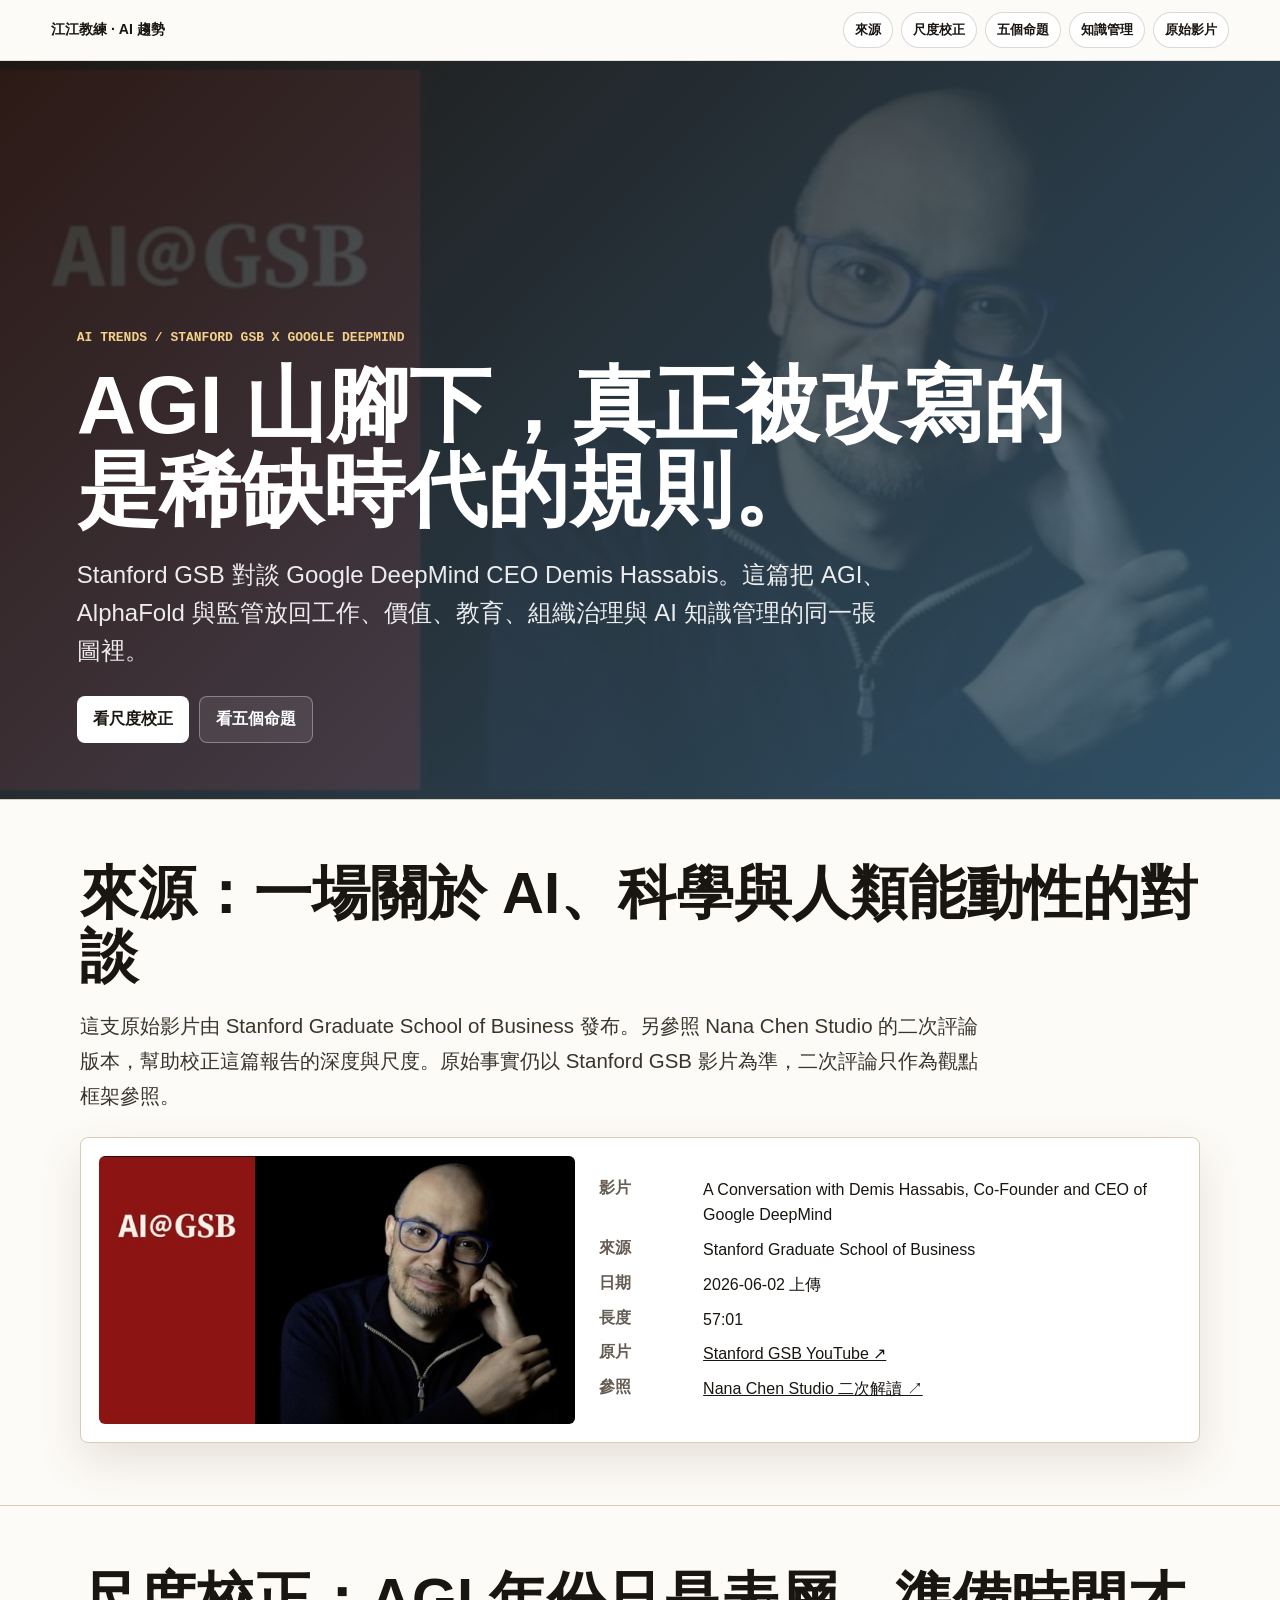
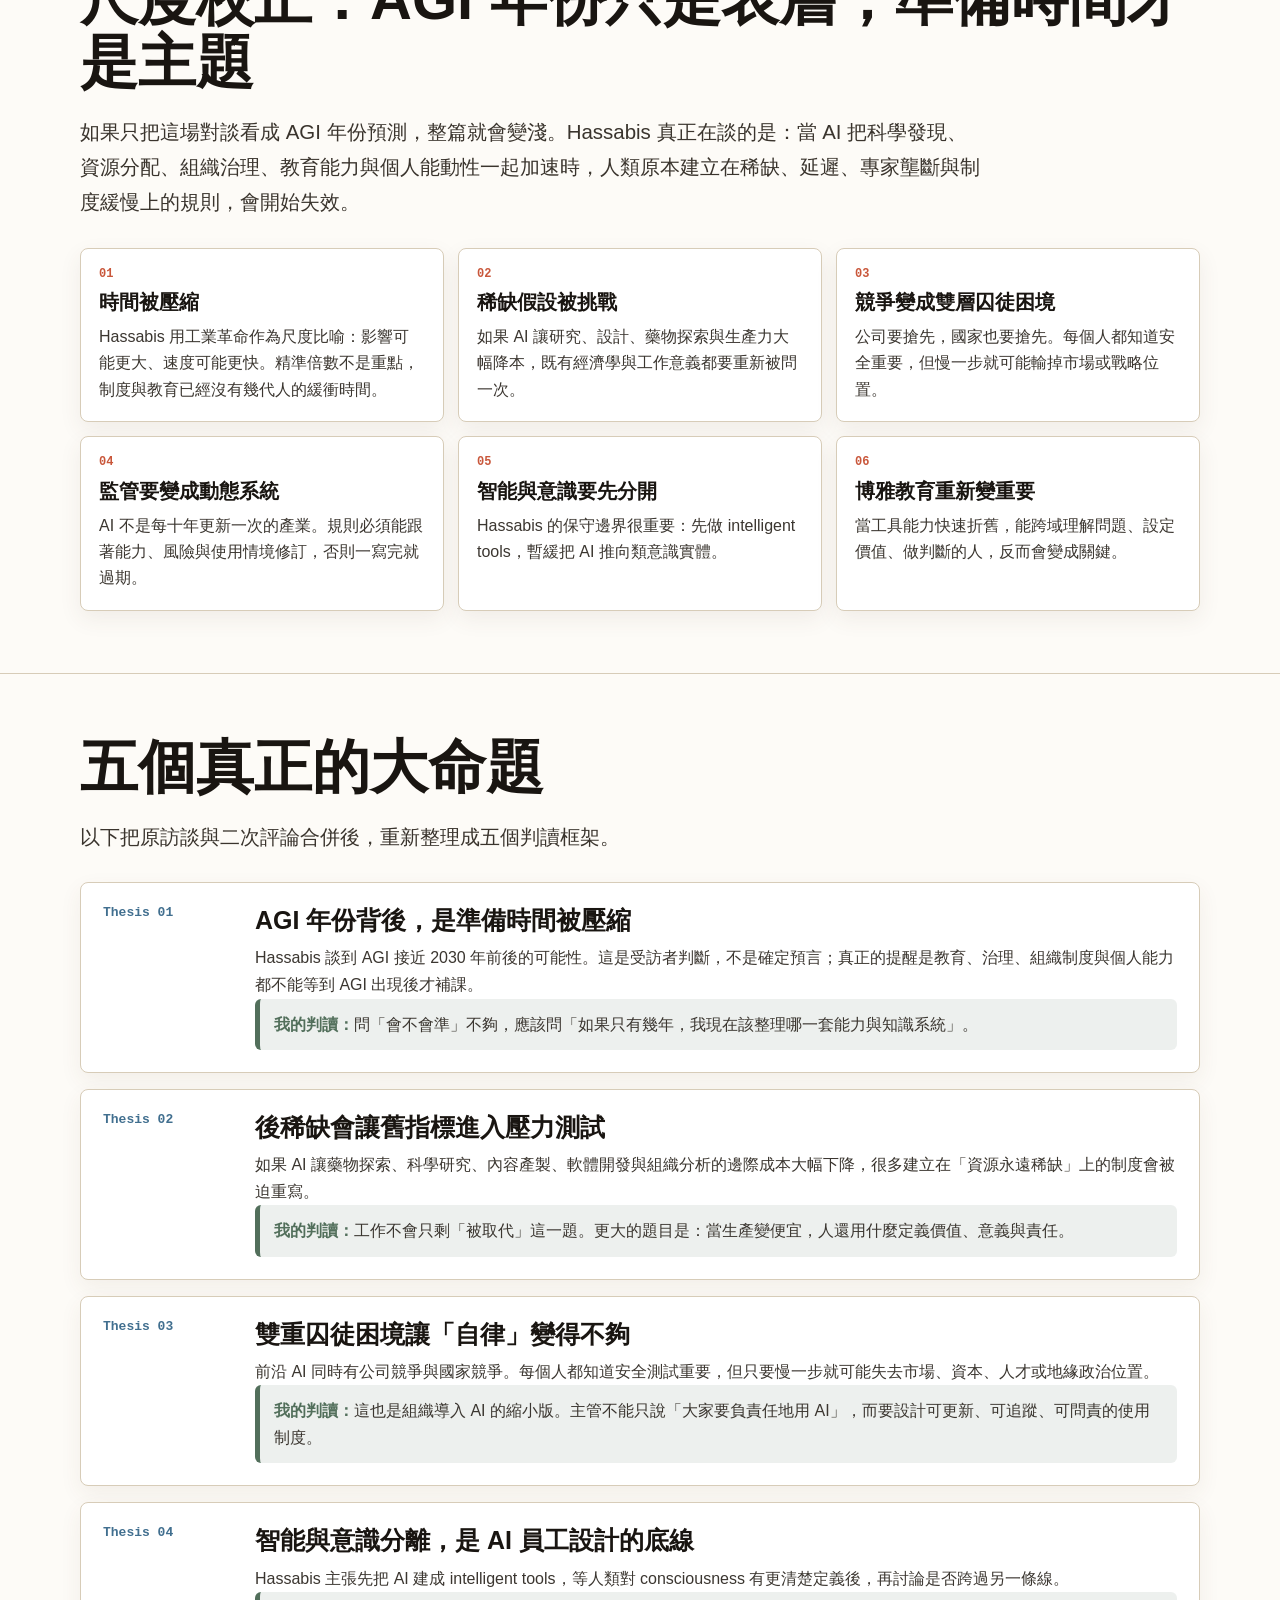
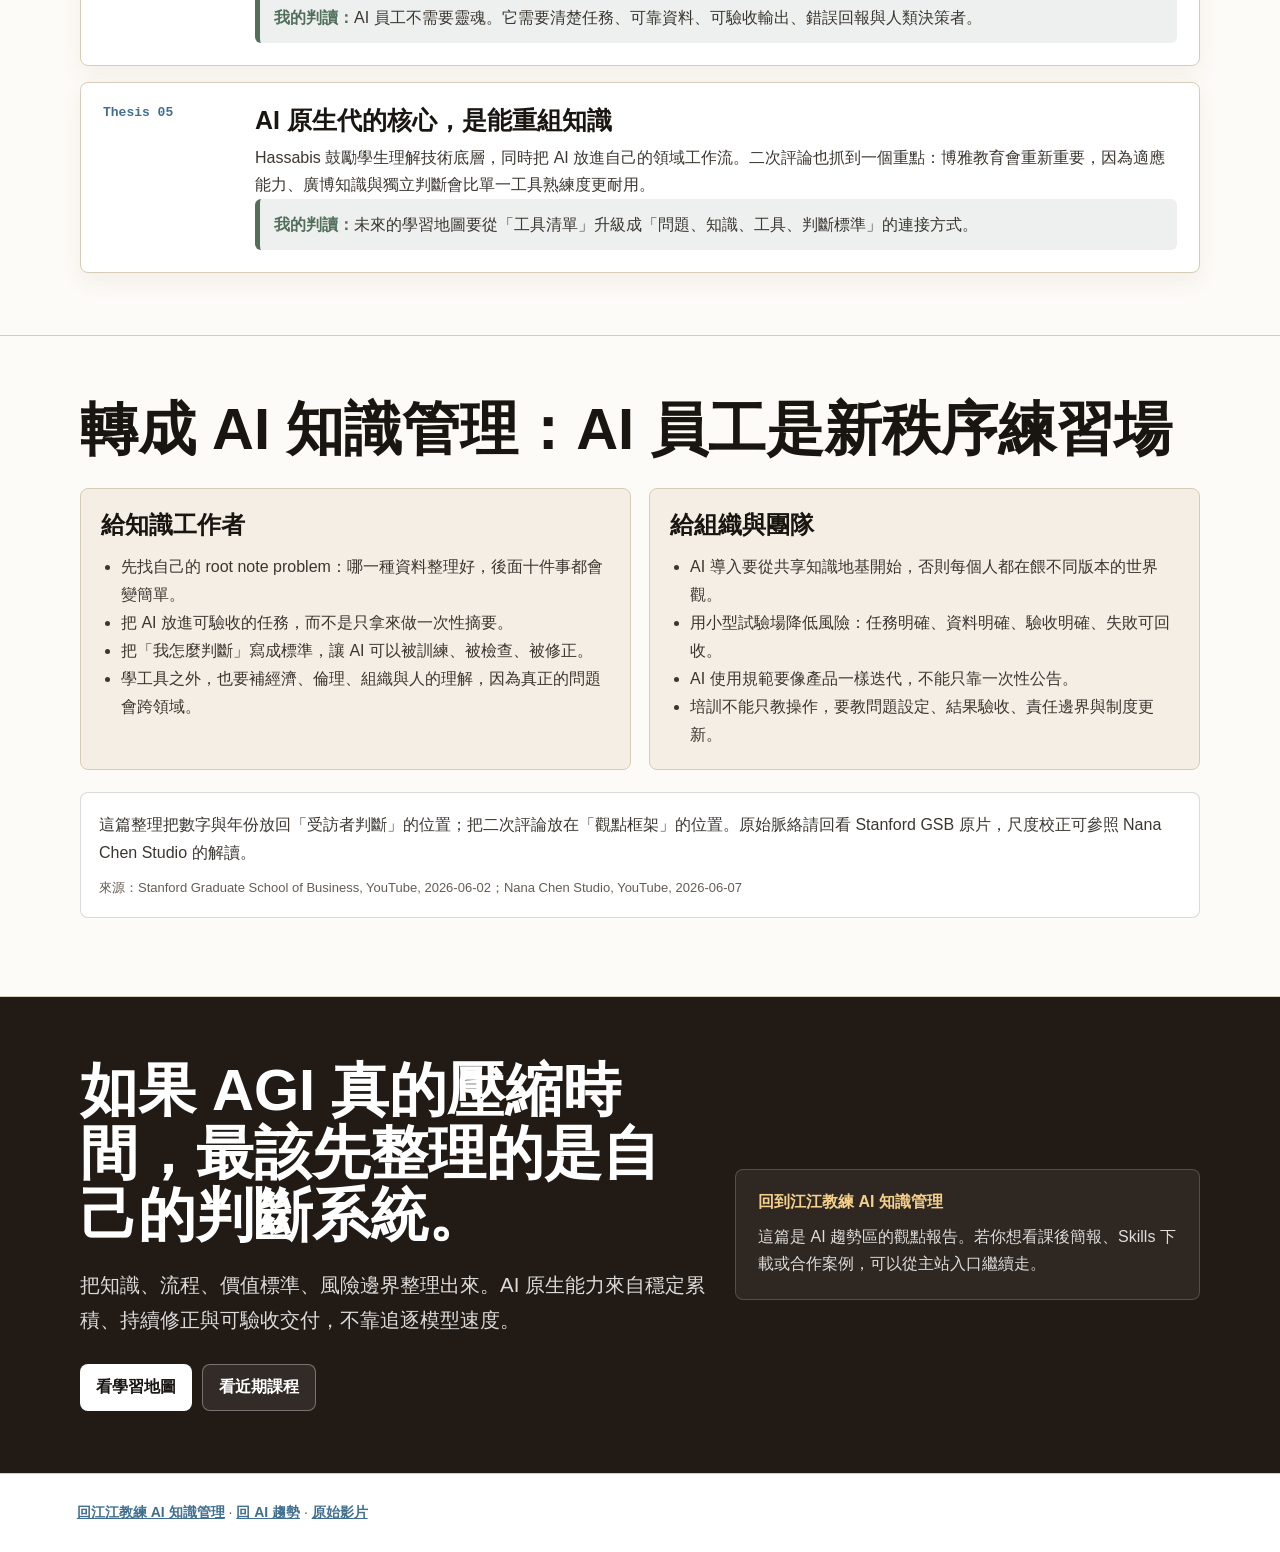
<file: ai-trends/demis-hassabis-agi-science-ai/index.html>
<!doctype html>
<html lang="zh-Hant">
<head>
<meta charset="utf-8">
<meta name="viewport" content="width=device-width,initial-scale=1">
<meta name="robots" content="index,follow">
<title>AI 趨勢｜AGI 山腳下：Demis Hassabis 談後稀缺、監管與 AI 原生世代</title>
<meta name="description" content="江江教練的 AI 趨勢觀點報告：從 Stanford GSB 對談 Demis Hassabis，看 AGI、後稀缺、雙重囚徒困境、智能與意識分離，以及 AI 原生世代的工作流轉向。">
<meta property="og:title" content="AI 趨勢｜AGI 山腳下：後稀缺、監管與 AI 原生世代">
<meta property="og:description" content="從 Demis Hassabis 的 Stanford GSB 對談出發，整理 AGI 如何讓稀缺秩序、監管方式、教育能力與知識工作流一起被改寫。">
<meta property="og:type" content="article">
<meta property="og:image" content="https://ai-km-jiang.vercel.app/ai-trends/demis-hassabis-agi-science-ai/assets/youtube-thumbnail.jpg">
<link rel="canonical" href="https://ai-km-jiang.vercel.app/ai-trends/demis-hassabis-agi-science-ai/">
<style>
:root{--ink:#191511;--paper:#fdfbf7;--soft:#f4eee4;--line:#d7ccb8;--muted:#655d53;--green:#526f5b;--blue:#416f8f;--orange:#c9573b;--gold:#d8a94a;--dark:#211a15;--shadow:0 18px 46px rgba(93,70,45,.14)}
*{box-sizing:border-box}html{scroll-behavior:smooth}body{margin:0;background:var(--paper);color:var(--ink);font-family:-apple-system,BlinkMacSystemFont,"PingFang TC","Noto Sans TC","Segoe UI",sans-serif;letter-spacing:0}a{color:inherit}.topbar{position:sticky;top:0;z-index:20;display:flex;gap:12px;align-items:center;justify-content:space-between;padding:12px clamp(18px,4vw,56px);border-bottom:1px solid rgba(25,21,17,.12);background:rgba(253,251,247,.92);backdrop-filter:blur(12px)}.brand{font-weight:900;font-size:14px;text-decoration:none}.nav{display:flex;gap:8px;overflow:auto}.nav a{white-space:nowrap;text-decoration:none;border:1px solid rgba(25,21,17,.16);border-radius:999px;padding:8px 11px;background:#fff;font-size:13px;font-weight:800}.hero{min-height:82vh;display:grid;align-items:end;padding:56px clamp(20px,6vw,88px);background:linear-gradient(135deg,rgba(33,26,21,.9),rgba(65,111,143,.72)),url('assets/youtube-thumbnail.jpg') center/cover;color:#fff;overflow:hidden}.hero>div{width:100%;max-width:1060px;min-width:0}.kicker{font:900 13px/1.2 ui-monospace,SFMono-Regular,Menlo,monospace;color:#f4d08a;text-transform:uppercase}.hero h1{max-width:1020px;margin:16px 0 18px;font-size:clamp(39px,6.4vw,88px);line-height:1.04;letter-spacing:0;overflow-wrap:anywhere}.hero p{max-width:820px;font-size:clamp(18px,2vw,24px);line-height:1.58;color:rgba(255,255,255,.91)}.cta{display:flex;gap:10px;flex-wrap:wrap;margin-top:26px}.cta a{display:inline-flex;align-items:center;text-decoration:none;border-radius:8px;padding:12px 16px;font-weight:900}.cta .primary{background:#fff;color:#1a1612}.cta .ghost{border:1px solid rgba(255,255,255,.34);color:#fff;background:rgba(255,255,255,.08)}.section{padding:62px clamp(20px,6vw,88px);border-top:1px solid var(--line)}.inner{width:min(1120px,100%);margin:0 auto;min-width:0}.section h2{font-size:clamp(31px,4.8vw,58px);line-height:1.08;margin:0 0 20px}.lead{font-size:clamp(18px,1.6vw,22px);line-height:1.72;color:#3a342d;max-width:900px}.source-card{display:grid;grid-template-columns:minmax(280px,.9fr) minmax(0,1.1fr);gap:24px;align-items:center;margin-top:24px;background:#fff;border:1px solid var(--line);border-radius:8px;padding:18px;box-shadow:var(--shadow)}.source-card img{width:100%;border-radius:6px;display:block;aspect-ratio:16/9;object-fit:cover}.source-card dl{display:grid;grid-template-columns:90px 1fr;gap:10px 14px;margin:0}.source-card dt{font-weight:900;color:var(--muted)}.source-card dd{margin:0;line-height:1.55}.grid{display:grid;grid-template-columns:repeat(3,minmax(0,1fr));gap:14px;margin-top:28px}.card{background:#fff;border:1px solid var(--line);border-radius:8px;padding:18px;box-shadow:0 8px 22px rgba(93,70,45,.08)}.card small{display:block;color:var(--orange);font:900 12px/1.2 ui-monospace,SFMono-Regular,Menlo,monospace;margin-bottom:9px}.card b{display:block;font-size:20px;line-height:1.25;margin-bottom:9px}.card p{margin:0;color:#3b3630;line-height:1.65}.stack{display:grid;gap:16px;margin-top:28px}.point{display:grid;grid-template-columns:132px minmax(0,1fr);gap:20px;padding:22px;background:#fff;border:1px solid var(--line);border-radius:8px;box-shadow:0 8px 22px rgba(93,70,45,.07)}.point .time{font:900 13px/1.2 ui-monospace,SFMono-Regular,Menlo,monospace;color:var(--blue)}.point h3{margin:0 0 8px;font-size:25px;line-height:1.25}.point p{margin:0;color:#3b3630;line-height:1.7}.meaning{margin-top:12px;padding:12px 14px;border-left:5px solid var(--green);background:rgba(82,111,91,.1);border-radius:6px;color:#2e362d}.meaning b{color:var(--green)}.split{display:grid;grid-template-columns:minmax(0,1fr) minmax(0,1fr);gap:18px;margin-top:28px}.note{background:var(--soft);border:1px solid var(--line);border-radius:8px;padding:20px}.note h3{margin:0 0 12px;font-size:24px}.note ul{margin:0;padding-left:20px;line-height:1.75;color:#3b3630}.quote-lite{margin-top:22px;border:1px solid rgba(25,21,17,.16);border-radius:8px;background:#fff;padding:18px;color:#3b3630;line-height:1.72}.quote-lite cite{display:block;margin-top:10px;color:var(--muted);font-style:normal;font-size:13px}.cta-band{background:var(--dark);color:#fff}.cta-band .lead{color:rgba(255,255,255,.84)}.cta-band .inner{display:grid;grid-template-columns:minmax(0,1.15fr) minmax(280px,.85fr);gap:26px;align-items:center}.cta-card{border:1px solid rgba(255,255,255,.18);background:rgba(255,255,255,.06);border-radius:8px;padding:22px}.cta-card b{display:block;color:#f4d08a;margin-bottom:10px}.cta-card p{margin:0;color:rgba(255,255,255,.84);line-height:1.7}.footer{padding:30px clamp(20px,6vw,88px);font-size:14px;color:var(--muted);background:#fff;border-top:1px solid var(--line)}.footer a{color:var(--blue);font-weight:900}@media(max-width:900px){html,body{width:100%;max-width:100%;overflow-x:hidden}.topbar{align-items:flex-start;flex-direction:column}.nav{width:100%}.hero{min-height:76vh}.hero h1{font-size:clamp(34px,10vw,43px);line-height:1.08;max-width:100%;word-break:break-word}.hero p,.lead{font-size:17px}.section{padding:42px 20px}.source-card,.grid,.point,.split,.cta-band .inner{grid-template-columns:1fr}.point{gap:10px}.section h2,.lead,.card p,.point p,.note li,.hero p{max-width:100%;overflow-wrap:anywhere}.cta a{max-width:100%;white-space:normal;text-align:center}}
</style>
</head>
<body>
<header class="topbar">
  <a class="brand" href="../../ai-trends.html">江江教練 · AI 趨勢</a>
  <nav class="nav" aria-label="頁面導覽">
    <a href="#source">來源</a><a href="#read">尺度校正</a><a href="#theses">五個命題</a><a href="#workflow">知識管理</a><a href="https://www.youtube.com/watch?v=DsewHeVbL-0" target="_blank" rel="noopener">原始影片</a>
  </nav>
</header>

<section class="hero">
  <div>
    <div class="kicker">AI Trends / Stanford GSB x Google DeepMind</div>
    <h1>AGI 山腳下，真正被改寫的是稀缺時代的規則。</h1>
    <p>Stanford GSB 對談 Google DeepMind CEO Demis Hassabis。這篇把 AGI、AlphaFold 與監管放回工作、價值、教育、組織治理與 AI 知識管理的同一張圖裡。</p>
    <div class="cta"><a class="primary" href="#read">看尺度校正</a><a class="ghost" href="#theses">看五個命題</a></div>
  </div>
</section>

<main>
<section class="section" id="source"><div class="inner">
  <h2>來源：一場關於 AI、科學與人類能動性的對談</h2>
  <p class="lead">這支原始影片由 Stanford Graduate School of Business 發布。另參照 Nana Chen Studio 的二次評論版本，幫助校正這篇報告的深度與尺度。原始事實仍以 Stanford GSB 影片為準，二次評論只作為觀點框架參照。</p>
  <div class="source-card">
    <a href="https://www.youtube.com/watch?v=DsewHeVbL-0" target="_blank" rel="noopener"><img src="assets/youtube-thumbnail.jpg" alt="A Conversation with Demis Hassabis YouTube thumbnail"></a>
    <dl>
      <dt>影片</dt><dd>A Conversation with Demis Hassabis, Co-Founder and CEO of Google DeepMind</dd>
      <dt>來源</dt><dd>Stanford Graduate School of Business</dd>
      <dt>日期</dt><dd>2026-06-02 上傳</dd>
      <dt>長度</dt><dd>57:01</dd>
      <dt>原片</dt><dd><a href="https://www.youtube.com/watch?v=DsewHeVbL-0" target="_blank" rel="noopener">Stanford GSB YouTube ↗</a></dd>
      <dt>參照</dt><dd><a href="https://www.youtube.com/watch?v=x5obP2wmGzI" target="_blank" rel="noopener">Nana Chen Studio 二次解讀 ↗</a></dd>
    </dl>
  </div>
</div></section>

<section class="section" id="read"><div class="inner">
  <h2>尺度校正：AGI 年份只是表層，準備時間才是主題</h2>
  <p class="lead">如果只把這場對談看成 AGI 年份預測，整篇就會變淺。Hassabis 真正在談的是：當 AI 把科學發現、資源分配、組織治理、教育能力與個人能動性一起加速時，人類原本建立在稀缺、延遲、專家壟斷與制度緩慢上的規則，會開始失效。</p>
  <div class="grid">
    <div class="card"><small>01</small><b>時間被壓縮</b><p>Hassabis 用工業革命作為尺度比喻：影響可能更大、速度可能更快。精準倍數不是重點，制度與教育已經沒有幾代人的緩衝時間。</p></div>
    <div class="card"><small>02</small><b>稀缺假設被挑戰</b><p>如果 AI 讓研究、設計、藥物探索與生產力大幅降本，既有經濟學與工作意義都要重新被問一次。</p></div>
    <div class="card"><small>03</small><b>競爭變成雙層囚徒困境</b><p>公司要搶先，國家也要搶先。每個人都知道安全重要，但慢一步就可能輸掉市場或戰略位置。</p></div>
    <div class="card"><small>04</small><b>監管要變成動態系統</b><p>AI 不是每十年更新一次的產業。規則必須能跟著能力、風險與使用情境修訂，否則一寫完就過期。</p></div>
    <div class="card"><small>05</small><b>智能與意識要先分開</b><p>Hassabis 的保守邊界很重要：先做 intelligent tools，暫緩把 AI 推向類意識實體。</p></div>
    <div class="card"><small>06</small><b>博雅教育重新變重要</b><p>當工具能力快速折舊，能跨域理解問題、設定價值、做判斷的人，反而會變成關鍵。</p></div>
  </div>
</div></section>

<section class="section" id="theses"><div class="inner">
  <h2>五個真正的大命題</h2>
  <p class="lead">以下把原訪談與二次評論合併後，重新整理成五個判讀框架。</p>
  <div class="stack">
    <article class="point"><div class="time">Thesis 01</div><div><h3>AGI 年份背後，是準備時間被壓縮</h3><p>Hassabis 談到 AGI 接近 2030 年前後的可能性。這是受訪者判斷，不是確定預言；真正的提醒是教育、治理、組織制度與個人能力都不能等到 AGI 出現後才補課。</p><p class="meaning"><b>我的判讀：</b>問「會不會準」不夠，應該問「如果只有幾年，我現在該整理哪一套能力與知識系統」。</p></div></article>
    <article class="point"><div class="time">Thesis 02</div><div><h3>後稀缺會讓舊指標進入壓力測試</h3><p>如果 AI 讓藥物探索、科學研究、內容產製、軟體開發與組織分析的邊際成本大幅下降，很多建立在「資源永遠稀缺」上的制度會被迫重寫。</p><p class="meaning"><b>我的判讀：</b>工作不會只剩「被取代」這一題。更大的題目是：當生產變便宜，人還用什麼定義價值、意義與責任。</p></div></article>
    <article class="point"><div class="time">Thesis 03</div><div><h3>雙重囚徒困境讓「自律」變得不夠</h3><p>前沿 AI 同時有公司競爭與國家競爭。每個人都知道安全測試重要，但只要慢一步就可能失去市場、資本、人才或地緣政治位置。</p><p class="meaning"><b>我的判讀：</b>這也是組織導入 AI 的縮小版。主管不能只說「大家要負責任地用 AI」，而要設計可更新、可追蹤、可問責的使用制度。</p></div></article>
    <article class="point"><div class="time">Thesis 04</div><div><h3>智能與意識分離，是 AI 員工設計的底線</h3><p>Hassabis 主張先把 AI 建成 intelligent tools，等人類對 consciousness 有更清楚定義後，再討論是否跨過另一條線。</p><p class="meaning"><b>我的判讀：</b>AI 員工不需要靈魂。它需要清楚任務、可靠資料、可驗收輸出、錯誤回報與人類決策者。</p></div></article>
    <article class="point"><div class="time">Thesis 05</div><div><h3>AI 原生代的核心，是能重組知識</h3><p>Hassabis 鼓勵學生理解技術底層，同時把 AI 放進自己的領域工作流。二次評論也抓到一個重點：博雅教育會重新重要，因為適應能力、廣博知識與獨立判斷會比單一工具熟練度更耐用。</p><p class="meaning"><b>我的判讀：</b>未來的學習地圖要從「工具清單」升級成「問題、知識、工具、判斷標準」的連接方式。</p></div></article>
  </div>
</div></section>

<section class="section" id="workflow"><div class="inner">
  <h2>轉成 AI 知識管理：AI 員工是新秩序練習場</h2>
  <div class="split">
    <div class="note">
      <h3>給知識工作者</h3>
      <ul>
        <li>先找自己的 root note problem：哪一種資料整理好，後面十件事都會變簡單。</li>
        <li>把 AI 放進可驗收的任務，而不是只拿來做一次性摘要。</li>
        <li>把「我怎麼判斷」寫成標準，讓 AI 可以被訓練、被檢查、被修正。</li>
        <li>學工具之外，也要補經濟、倫理、組織與人的理解，因為真正的問題會跨領域。</li>
      </ul>
    </div>
    <div class="note">
      <h3>給組織與團隊</h3>
      <ul>
        <li>AI 導入要從共享知識地基開始，否則每個人都在餵不同版本的世界觀。</li>
        <li>用小型試驗場降低風險：任務明確、資料明確、驗收明確、失敗可回收。</li>
        <li>AI 使用規範要像產品一樣迭代，不能只靠一次性公告。</li>
        <li>培訓不能只教操作，要教問題設定、結果驗收、責任邊界與制度更新。</li>
      </ul>
    </div>
  </div>
  <p class="quote-lite">這篇整理把數字與年份放回「受訪者判斷」的位置；把二次評論放在「觀點框架」的位置。原始脈絡請回看 Stanford GSB 原片，尺度校正可參照 Nana Chen Studio 的解讀。<cite>來源：Stanford Graduate School of Business, YouTube, 2026-06-02；Nana Chen Studio, YouTube, 2026-06-07</cite></p>
</div></section>

<section class="section cta-band"><div class="inner">
  <div>
    <h2>如果 AGI 真的壓縮時間，最該先整理的是自己的判斷系統。</h2>
    <p class="lead">把知識、流程、價值標準、風險邊界整理出來。AI 原生能力來自穩定累積、持續修正與可驗收交付，不靠追逐模型速度。</p>
    <div class="cta"><a class="primary" href="../../learn.html">看學習地圖</a><a class="ghost" href="../../courses.html">看近期課程</a></div>
  </div>
  <div class="cta-card">
    <b>回到江江教練 AI 知識管理</b>
    <p>這篇是 AI 趨勢區的觀點報告。若你想看課後簡報、Skills 下載或合作案例，可以從主站入口繼續走。</p>
  </div>
</div></section>
</main>

<footer class="footer">
  <a href="../../">回江江教練 AI 知識管理</a> · <a href="../../ai-trends.html">回 AI 趨勢</a> · <a href="https://www.youtube.com/watch?v=DsewHeVbL-0" target="_blank" rel="noopener">原始影片</a>
</footer>
</body>
</html>
</file>
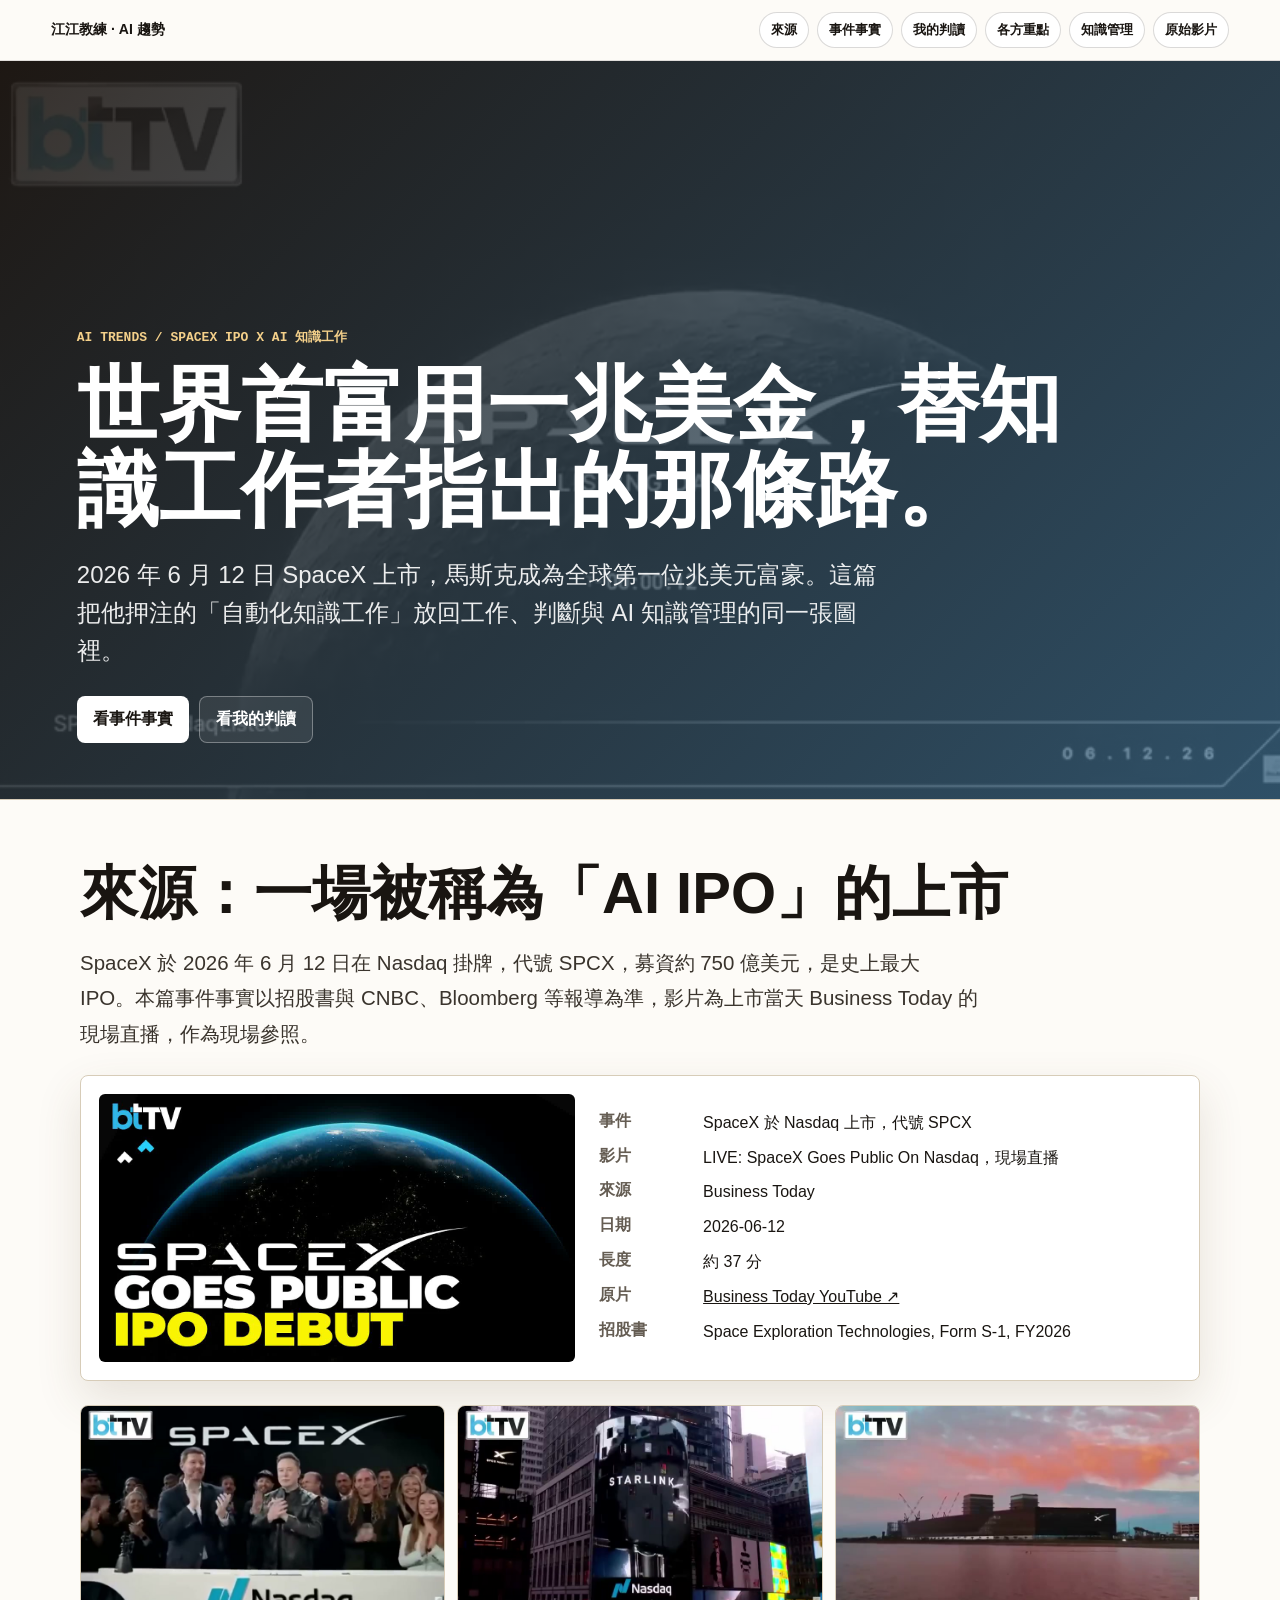
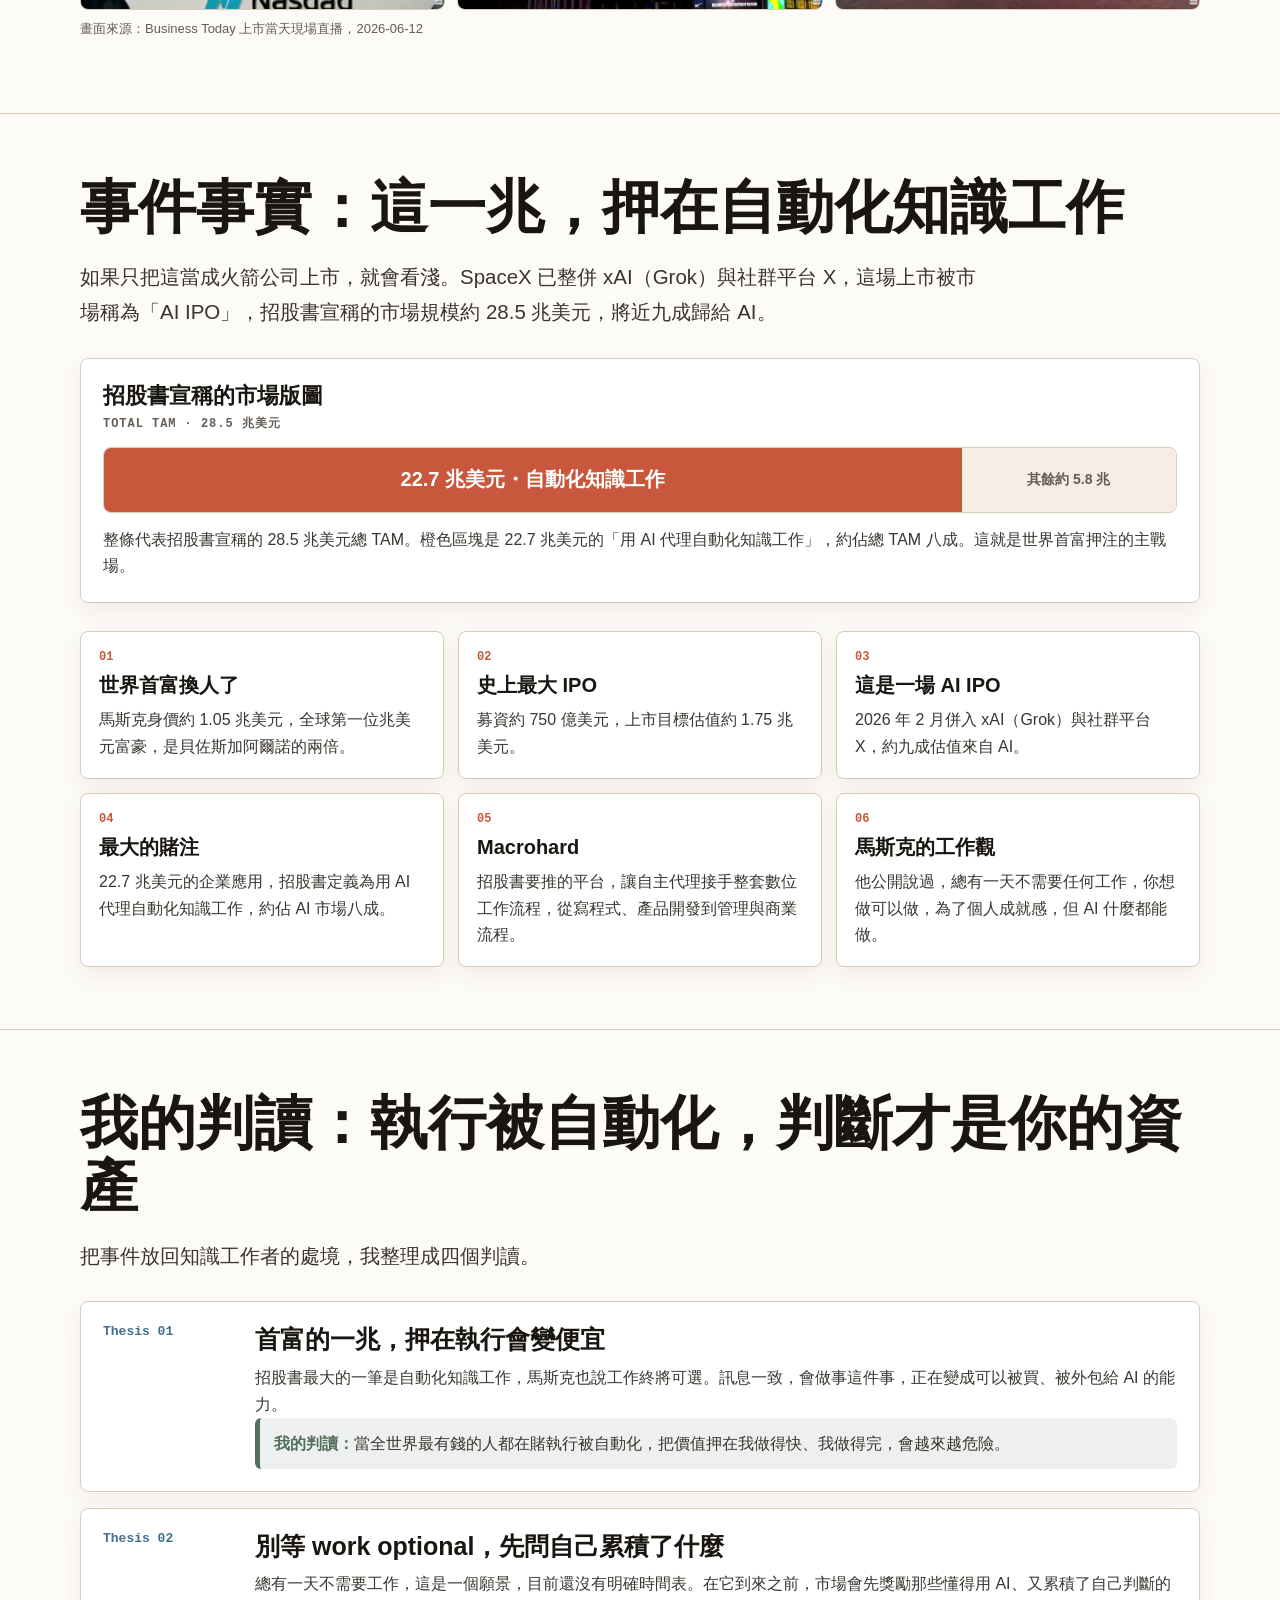
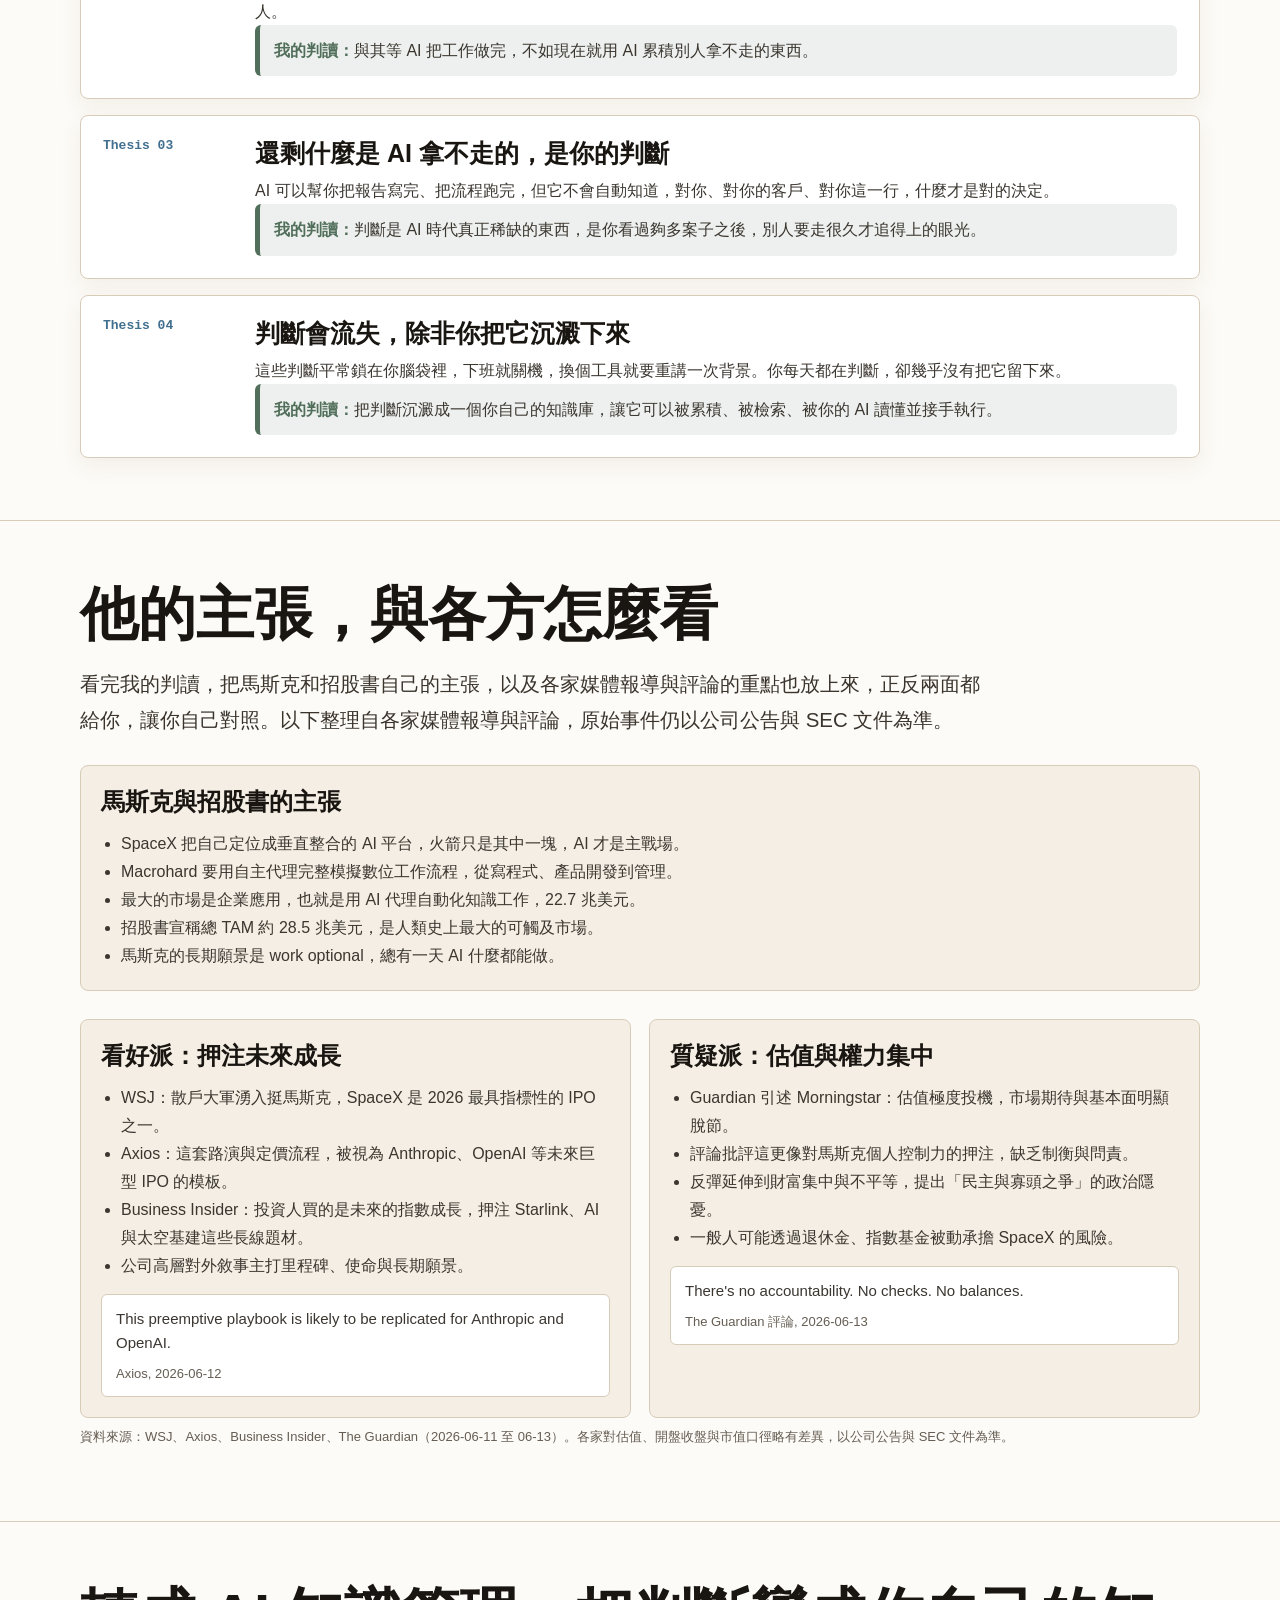
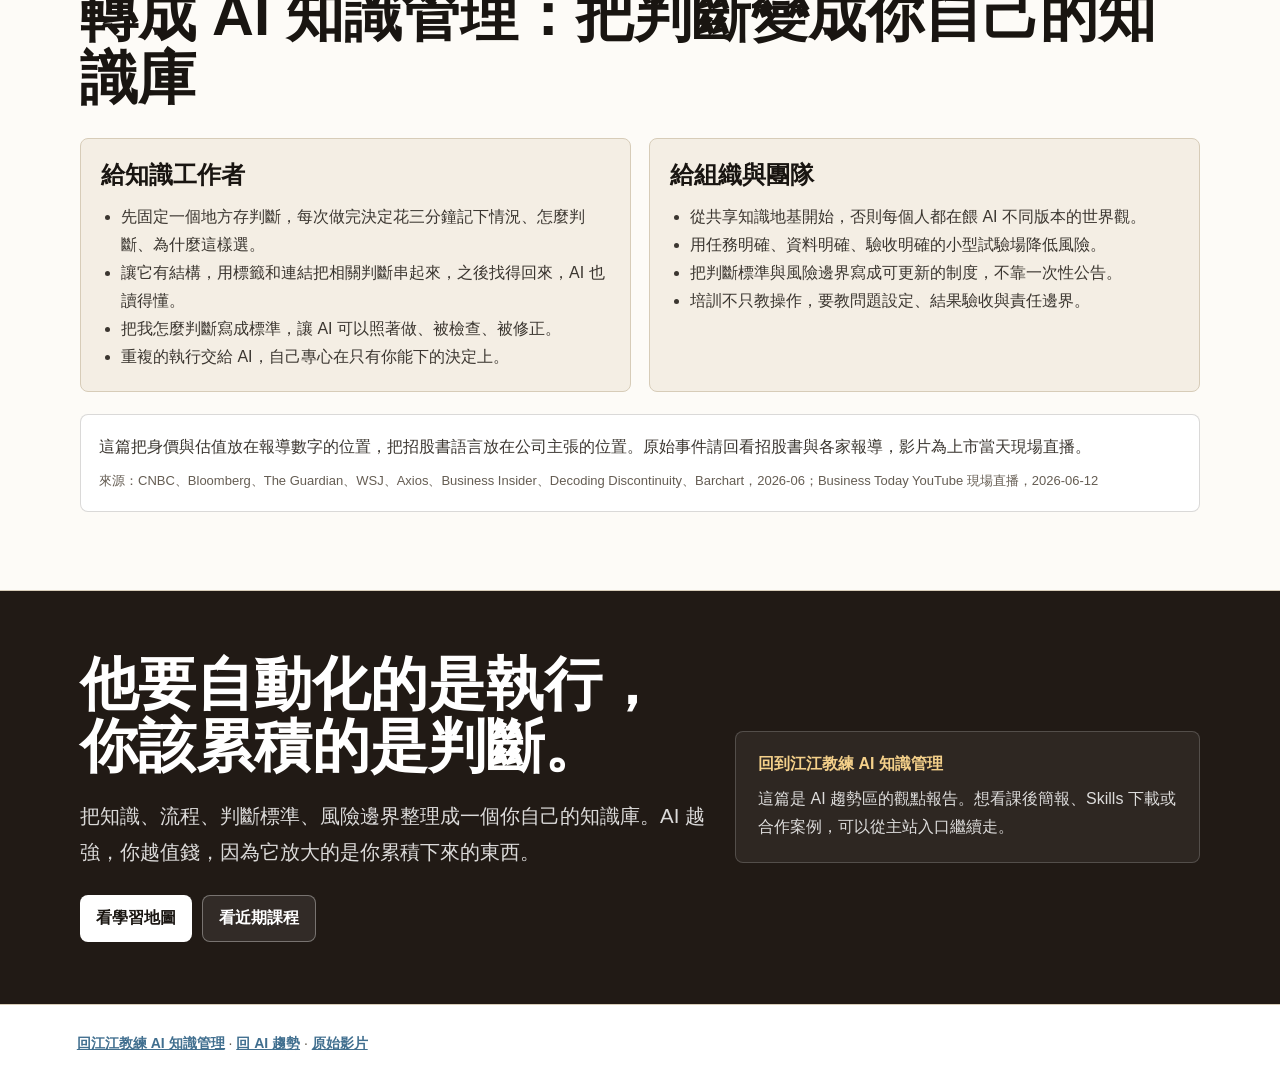
<file: ai-trends/spacex-ipo-musk-trillionaire-knowledge-work/index.html>
<!doctype html>
<html lang="zh-Hant">
<head>
<meta charset="utf-8">
<meta name="viewport" content="width=device-width,initial-scale=1">
<meta name="robots" content="index,follow">
<title>AI 趨勢｜世界首富用一兆美金，替知識工作者指出的那條路</title>
<meta name="description" content="江江教練的 AI 趨勢觀點報告。SpaceX 上市讓馬斯克成為全球首位兆美元富豪。從招股書 22.7 兆美元「自動化知識工作」與 Macrohard，看執行被自動化後，知識工作者該守住的判斷，以及該做的知識庫。">
<meta property="og:title" content="AI 趨勢｜世界首富用一兆美金，替知識工作者指出的那條路">
<meta property="og:description" content="馬斯克成全球首位兆美元富豪。他賭執行被自動化，那我們該累積的是判斷。整理成一份 AI 知識管理觀點報告。">
<meta property="og:type" content="article">
<meta property="og:image" content="https://ai-km-jiang.vercel.app/ai-trends/spacex-ipo-musk-trillionaire-knowledge-work/assets/hero.jpg">
<link rel="canonical" href="https://ai-km-jiang.vercel.app/ai-trends/spacex-ipo-musk-trillionaire-knowledge-work/">
<style>
:root{--ink:#191511;--paper:#fdfbf7;--soft:#f4eee4;--line:#d7ccb8;--muted:#655d53;--green:#526f5b;--blue:#416f8f;--orange:#c9573b;--gold:#d8a94a;--dark:#211a15;--shadow:0 18px 46px rgba(93,70,45,.14)}
*{box-sizing:border-box}html{scroll-behavior:smooth}body{margin:0;background:var(--paper);color:var(--ink);font-family:-apple-system,BlinkMacSystemFont,"PingFang TC","Noto Sans TC","Segoe UI",sans-serif;letter-spacing:0}a{color:inherit}.topbar{position:sticky;top:0;z-index:20;display:flex;gap:12px;align-items:center;justify-content:space-between;padding:12px clamp(18px,4vw,56px);border-bottom:1px solid rgba(25,21,17,.12);background:rgba(253,251,247,.92);backdrop-filter:blur(12px)}.brand{font-weight:900;font-size:14px;text-decoration:none}.nav{display:flex;gap:8px;overflow:auto}.nav a{white-space:nowrap;text-decoration:none;border:1px solid rgba(25,21,17,.16);border-radius:999px;padding:8px 11px;background:#fff;font-size:13px;font-weight:800}.hero{min-height:82vh;display:grid;align-items:end;padding:56px clamp(20px,6vw,88px);background:linear-gradient(135deg,rgba(33,26,21,.9),rgba(65,111,143,.72)),url('assets/hero.jpg') center/cover;color:#fff;overflow:hidden}.hero>div{width:100%;max-width:1060px;min-width:0}.kicker{font:900 13px/1.2 ui-monospace,SFMono-Regular,Menlo,monospace;color:#f4d08a;text-transform:uppercase}.hero h1{max-width:1020px;margin:16px 0 18px;font-size:clamp(39px,6.4vw,88px);line-height:1.04;letter-spacing:0;overflow-wrap:anywhere}.hero p{max-width:820px;font-size:clamp(18px,2vw,24px);line-height:1.58;color:rgba(255,255,255,.91)}.cta{display:flex;gap:10px;flex-wrap:wrap;margin-top:26px}.cta a{display:inline-flex;align-items:center;text-decoration:none;border-radius:8px;padding:12px 16px;font-weight:900}.cta .primary{background:#fff;color:#1a1612}.cta .ghost{border:1px solid rgba(255,255,255,.34);color:#fff;background:rgba(255,255,255,.08)}.section{padding:62px clamp(20px,6vw,88px);border-top:1px solid var(--line)}.inner{width:min(1120px,100%);margin:0 auto;min-width:0}.section h2{font-size:clamp(31px,4.8vw,58px);line-height:1.08;margin:0 0 20px}.lead{font-size:clamp(18px,1.6vw,22px);line-height:1.72;color:#3a342d;max-width:900px}.source-card{display:grid;grid-template-columns:minmax(280px,.9fr) minmax(0,1.1fr);gap:24px;align-items:center;margin-top:24px;background:#fff;border:1px solid var(--line);border-radius:8px;padding:18px;box-shadow:var(--shadow)}.source-card img{width:100%;border-radius:6px;display:block;aspect-ratio:16/9;object-fit:cover}.source-card dl{display:grid;grid-template-columns:90px 1fr;gap:10px 14px;margin:0}.source-card dt{font-weight:900;color:var(--muted)}.source-card dd{margin:0;line-height:1.55}.grid{display:grid;grid-template-columns:repeat(3,minmax(0,1fr));gap:14px;margin-top:28px}.card{background:#fff;border:1px solid var(--line);border-radius:8px;padding:18px;box-shadow:0 8px 22px rgba(93,70,45,.08)}.card small{display:block;color:var(--orange);font:900 12px/1.2 ui-monospace,SFMono-Regular,Menlo,monospace;margin-bottom:9px}.card b{display:block;font-size:20px;line-height:1.25;margin-bottom:9px}.card p{margin:0;color:#3b3630;line-height:1.65}.stack{display:grid;gap:16px;margin-top:28px}.point{display:grid;grid-template-columns:132px minmax(0,1fr);gap:20px;padding:22px;background:#fff;border:1px solid var(--line);border-radius:8px;box-shadow:0 8px 22px rgba(93,70,45,.07)}.point .time{font:900 13px/1.2 ui-monospace,SFMono-Regular,Menlo,monospace;color:var(--blue)}.point h3{margin:0 0 8px;font-size:25px;line-height:1.25}.point p{margin:0;color:#3b3630;line-height:1.7}.meaning{margin-top:12px;padding:12px 14px;border-left:5px solid var(--green);background:rgba(82,111,91,.1);border-radius:6px;color:#2e362d}.meaning b{color:var(--green)}.split{display:grid;grid-template-columns:minmax(0,1fr) minmax(0,1fr);gap:18px;margin-top:28px}.note{background:var(--soft);border:1px solid var(--line);border-radius:8px;padding:20px}.note h3{margin:0 0 12px;font-size:24px}.note ul{margin:0;padding-left:20px;line-height:1.75;color:#3b3630}.quote-lite{margin-top:22px;border:1px solid rgba(25,21,17,.16);border-radius:8px;background:#fff;padding:18px;color:#3b3630;line-height:1.72}.quote-lite cite{display:block;margin-top:10px;color:var(--muted);font-style:normal;font-size:13px}.cta-band{background:var(--dark);color:#fff}.cta-band .lead{color:rgba(255,255,255,.84)}.cta-band .inner{display:grid;grid-template-columns:minmax(0,1.15fr) minmax(280px,.85fr);gap:26px;align-items:center}.cta-card{border:1px solid rgba(255,255,255,.18);background:rgba(255,255,255,.06);border-radius:8px;padding:22px}.cta-card b{display:block;color:#f4d08a;margin-bottom:10px}.cta-card p{margin:0;color:rgba(255,255,255,.84);line-height:1.7}.footer{padding:30px clamp(20px,6vw,88px);font-size:14px;color:var(--muted);background:#fff;border-top:1px solid var(--line)}.footer a{color:var(--blue);font-weight:900}@media(max-width:900px){html,body{width:100%;max-width:100%;overflow-x:hidden}.topbar{align-items:flex-start;flex-direction:column}.nav{width:100%}.hero{min-height:76vh}.hero h1{font-size:clamp(34px,10vw,43px);line-height:1.08;max-width:100%;word-break:break-word}.hero p,.lead{font-size:17px}.section{padding:42px 20px}.source-card,.grid,.point,.split,.cta-band .inner{grid-template-columns:1fr}.point{gap:10px}.section h2,.lead,.card p,.point p,.note li,.hero p{max-width:100%;overflow-wrap:anywhere}.cta a{max-width:100%;white-space:normal;text-align:center}}
.tam{margin-top:28px;background:#fff;border:1px solid var(--line);border-radius:8px;padding:22px;box-shadow:0 8px 22px rgba(93,70,45,.08)}.tam h3{margin:0 0 6px;font-size:22px}.tam .cap{margin:0 0 16px;color:var(--muted);font:900 12px/1.2 ui-monospace,SFMono-Regular,Menlo,monospace;letter-spacing:.08em}.tam-track{display:flex;height:66px;border-radius:8px;overflow:hidden;border:1px solid var(--line)}.tam-fill{flex:0 0 80%;background:var(--orange);color:#fff;display:flex;align-items:center;justify-content:center;text-align:center;font-weight:900;font-size:clamp(15px,1.7vw,20px);padding:0 8px;line-height:1.25}.tam-rest{flex:1;background:var(--soft);color:var(--muted);display:flex;align-items:center;justify-content:center;font-weight:800;font-size:14px;text-align:center;padding:0 6px}.tam .desc{margin:14px 0 0;color:#3b3630;line-height:1.65}.scene-strip{display:grid;grid-template-columns:repeat(3,1fr);gap:12px;margin-top:24px}.scene-strip img{width:100%;aspect-ratio:16/9;object-fit:cover;border-radius:8px;border:1px solid var(--line);display:block}.scene-credit{margin-top:10px;color:var(--muted);font-size:13px}@media(max-width:900px){.scene-strip{grid-template-columns:1fr}.tam-fill{flex-basis:74%}}.src-quote{margin:14px 0 0;padding:12px 14px;background:#fff;border:1px solid var(--line);border-radius:6px;color:#3b3630;line-height:1.62;font-size:15px}.src-quote span{display:block;margin-top:8px;color:var(--muted);font-size:13px}
</style>
</head>
<body>
<header class="topbar">
  <a class="brand" href="../../ai-trends.html">江江教練 · AI 趨勢</a>
  <nav class="nav" aria-label="頁面導覽">
    <a href="#source">來源</a><a href="#facts">事件事實</a><a href="#theses">我的判讀</a><a href="#views">各方重點</a><a href="#workflow">知識管理</a><a href="https://www.youtube.com/live/sRs-4iUeyus" target="_blank" rel="noopener">原始影片</a>
  </nav>
</header>

<section class="hero">
  <div>
    <div class="kicker">AI Trends / SpaceX IPO x AI 知識工作</div>
    <h1>世界首富用一兆美金，替知識工作者指出的那條路。</h1>
    <p>2026 年 6 月 12 日 SpaceX 上市，馬斯克成為全球第一位兆美元富豪。這篇把他押注的「自動化知識工作」放回工作、判斷與 AI 知識管理的同一張圖裡。</p>
    <div class="cta"><a class="primary" href="#facts">看事件事實</a><a class="ghost" href="#theses">看我的判讀</a></div>
  </div>
</section>

<main>
<section class="section" id="source"><div class="inner">
  <h2>來源：一場被稱為「AI IPO」的上市</h2>
  <p class="lead">SpaceX 於 2026 年 6 月 12 日在 Nasdaq 掛牌，代號 SPCX，募資約 750 億美元，是史上最大 IPO。本篇事件事實以招股書與 CNBC、Bloomberg 等報導為準，影片為上市當天 Business Today 的現場直播，作為現場參照。</p>
  <div class="source-card">
    <a href="https://www.youtube.com/live/sRs-4iUeyus" target="_blank" rel="noopener"><img src="assets/youtube-thumbnail.jpg" alt="SpaceX IPO Nasdaq 上市直播 YouTube thumbnail"></a>
    <dl>
      <dt>事件</dt><dd>SpaceX 於 Nasdaq 上市，代號 SPCX</dd>
      <dt>影片</dt><dd>LIVE: SpaceX Goes Public On Nasdaq，現場直播</dd>
      <dt>來源</dt><dd>Business Today</dd>
      <dt>日期</dt><dd>2026-06-12</dd>
      <dt>長度</dt><dd>約 37 分</dd>
      <dt>原片</dt><dd><a href="https://www.youtube.com/live/sRs-4iUeyus" target="_blank" rel="noopener">Business Today YouTube ↗</a></dd>
      <dt>招股書</dt><dd>Space Exploration Technologies, Form S-1, FY2026</dd>
    </dl>
  </div>
  <div class="scene-strip">
    <img src="assets/scene-musk-nasdaq.jpg" alt="馬斯克在 Nasdaq 上市現場鼓掌" loading="lazy">
    <img src="assets/scene-times-square.jpg" alt="紐約時代廣場 Nasdaq 大螢幕標示 SPCX 上市" loading="lazy">
    <img src="assets/scene-spacex-factory.jpg" alt="SpaceX 廠房黃昏空拍" loading="lazy">
  </div>
  <p class="scene-credit">畫面來源：Business Today 上市當天現場直播，2026-06-12</p>
</div></section>

<section class="section" id="facts"><div class="inner">
  <h2>事件事實：這一兆，押在自動化知識工作</h2>
  <p class="lead">如果只把這當成火箭公司上市，就會看淺。SpaceX 已整併 xAI（Grok）與社群平台 X，這場上市被市場稱為「AI IPO」，招股書宣稱的市場規模約 28.5 兆美元，將近九成歸給 AI。</p>
  <div class="tam">
    <h3>招股書宣稱的市場版圖</h3>
    <p class="cap">TOTAL TAM · 28.5 兆美元</p>
    <div class="tam-track">
      <div class="tam-fill">22.7 兆美元・自動化知識工作</div>
      <div class="tam-rest">其餘約 5.8 兆</div>
    </div>
    <p class="desc">整條代表招股書宣稱的 28.5 兆美元總 TAM。橙色區塊是 22.7 兆美元的「用 AI 代理自動化知識工作」，約佔總 TAM 八成。這就是世界首富押注的主戰場。</p>
  </div>
  <div class="grid">
    <div class="card"><small>01</small><b>世界首富換人了</b><p>馬斯克身價約 1.05 兆美元，全球第一位兆美元富豪，是貝佐斯加阿爾諾的兩倍。</p></div>
    <div class="card"><small>02</small><b>史上最大 IPO</b><p>募資約 750 億美元，上市目標估值約 1.75 兆美元。</p></div>
    <div class="card"><small>03</small><b>這是一場 AI IPO</b><p>2026 年 2 月併入 xAI（Grok）與社群平台 X，約九成估值來自 AI。</p></div>
    <div class="card"><small>04</small><b>最大的賭注</b><p>22.7 兆美元的企業應用，招股書定義為用 AI 代理自動化知識工作，約佔 AI 市場八成。</p></div>
    <div class="card"><small>05</small><b>Macrohard</b><p>招股書要推的平台，讓自主代理接手整套數位工作流程，從寫程式、產品開發到管理與商業流程。</p></div>
    <div class="card"><small>06</small><b>馬斯克的工作觀</b><p>他公開說過，總有一天不需要任何工作，你想做可以做，為了個人成就感，但 AI 什麼都能做。</p></div>
  </div>
</div></section>

<section class="section" id="theses"><div class="inner">
  <h2>我的判讀：執行被自動化，判斷才是你的資產</h2>
  <p class="lead">把事件放回知識工作者的處境，我整理成四個判讀。</p>
  <div class="stack">
    <article class="point"><div class="time">Thesis 01</div><div><h3>首富的一兆，押在執行會變便宜</h3><p>招股書最大的一筆是自動化知識工作，馬斯克也說工作終將可選。訊息一致，會做事這件事，正在變成可以被買、被外包給 AI 的能力。</p><p class="meaning"><b>我的判讀：</b>當全世界最有錢的人都在賭執行被自動化，把價值押在我做得快、我做得完，會越來越危險。</p></div></article>
    <article class="point"><div class="time">Thesis 02</div><div><h3>別等 work optional，先問自己累積了什麼</h3><p>總有一天不需要工作，這是一個願景，目前還沒有明確時間表。在它到來之前，市場會先獎勵那些懂得用 AI、又累積了自己判斷的人。</p><p class="meaning"><b>我的判讀：</b>與其等 AI 把工作做完，不如現在就用 AI 累積別人拿不走的東西。</p></div></article>
    <article class="point"><div class="time">Thesis 03</div><div><h3>還剩什麼是 AI 拿不走的，是你的判斷</h3><p>AI 可以幫你把報告寫完、把流程跑完，但它不會自動知道，對你、對你的客戶、對你這一行，什麼才是對的決定。</p><p class="meaning"><b>我的判讀：</b>判斷是 AI 時代真正稀缺的東西，是你看過夠多案子之後，別人要走很久才追得上的眼光。</p></div></article>
    <article class="point"><div class="time">Thesis 04</div><div><h3>判斷會流失，除非你把它沉澱下來</h3><p>這些判斷平常鎖在你腦袋裡，下班就關機，換個工具就要重講一次背景。你每天都在判斷，卻幾乎沒有把它留下來。</p><p class="meaning"><b>我的判讀：</b>把判斷沉澱成一個你自己的知識庫，讓它可以被累積、被檢索、被你的 AI 讀懂並接手執行。</p></div></article>
  </div>
</div></section>

<section class="section" id="views"><div class="inner">
  <h2>他的主張，與各方怎麼看</h2>
  <p class="lead">看完我的判讀，把馬斯克和招股書自己的主張，以及各家媒體報導與評論的重點也放上來，正反兩面都給你，讓你自己對照。以下整理自各家媒體報導與評論，原始事件仍以公司公告與 SEC 文件為準。</p>
  <div class="note" style="margin-top:28px">
    <h3>馬斯克與招股書的主張</h3>
    <ul>
      <li>SpaceX 把自己定位成垂直整合的 AI 平台，火箭只是其中一塊，AI 才是主戰場。</li>
      <li>Macrohard 要用自主代理完整模擬數位工作流程，從寫程式、產品開發到管理。</li>
      <li>最大的市場是企業應用，也就是用 AI 代理自動化知識工作，22.7 兆美元。</li>
      <li>招股書宣稱總 TAM 約 28.5 兆美元，是人類史上最大的可觸及市場。</li>
      <li>馬斯克的長期願景是 work optional，總有一天 AI 什麼都能做。</li>
    </ul>
  </div>
  <div class="split">
    <div class="note">
      <h3>看好派：押注未來成長</h3>
      <ul>
        <li>WSJ：散戶大軍湧入挺馬斯克，SpaceX 是 2026 最具指標性的 IPO 之一。</li>
        <li>Axios：這套路演與定價流程，被視為 Anthropic、OpenAI 等未來巨型 IPO 的模板。</li>
        <li>Business Insider：投資人買的是未來的指數成長，押注 Starlink、AI 與太空基建這些長線題材。</li>
        <li>公司高層對外敘事主打里程碑、使命與長期願景。</li>
      </ul>
      <p class="src-quote">This preemptive playbook is likely to be replicated for Anthropic and OpenAI.<span>Axios, 2026-06-12</span></p>
    </div>
    <div class="note">
      <h3>質疑派：估值與權力集中</h3>
      <ul>
        <li>Guardian 引述 Morningstar：估值極度投機，市場期待與基本面明顯脫節。</li>
        <li>評論批評這更像對馬斯克個人控制力的押注，缺乏制衡與問責。</li>
        <li>反彈延伸到財富集中與不平等，提出「民主與寡頭之爭」的政治隱憂。</li>
        <li>一般人可能透過退休金、指數基金被動承擔 SpaceX 的風險。</li>
      </ul>
      <p class="src-quote">There's no accountability. No checks. No balances.<span>The Guardian 評論, 2026-06-13</span></p>
    </div>
  </div>
  <p class="scene-credit">資料來源：WSJ、Axios、Business Insider、The Guardian（2026-06-11 至 06-13）。各家對估值、開盤收盤與市值口徑略有差異，以公司公告與 SEC 文件為準。</p>
</div></section>

<section class="section" id="workflow"><div class="inner">
  <h2>轉成 AI 知識管理：把判斷變成你自己的知識庫</h2>
  <div class="split">
    <div class="note">
      <h3>給知識工作者</h3>
      <ul>
        <li>先固定一個地方存判斷，每次做完決定花三分鐘記下情況、怎麼判斷、為什麼這樣選。</li>
        <li>讓它有結構，用標籤和連結把相關判斷串起來，之後找得回來，AI 也讀得懂。</li>
        <li>把我怎麼判斷寫成標準，讓 AI 可以照著做、被檢查、被修正。</li>
        <li>重複的執行交給 AI，自己專心在只有你能下的決定上。</li>
      </ul>
    </div>
    <div class="note">
      <h3>給組織與團隊</h3>
      <ul>
        <li>從共享知識地基開始，否則每個人都在餵 AI 不同版本的世界觀。</li>
        <li>用任務明確、資料明確、驗收明確的小型試驗場降低風險。</li>
        <li>把判斷標準與風險邊界寫成可更新的制度，不靠一次性公告。</li>
        <li>培訓不只教操作，要教問題設定、結果驗收與責任邊界。</li>
      </ul>
    </div>
  </div>
  <p class="quote-lite">這篇把身價與估值放在報導數字的位置，把招股書語言放在公司主張的位置。原始事件請回看招股書與各家報導，影片為上市當天現場直播。<cite>來源：CNBC、Bloomberg、The Guardian、WSJ、Axios、Business Insider、Decoding Discontinuity、Barchart，2026-06；Business Today YouTube 現場直播，2026-06-12</cite></p>
</div></section>

<section class="section cta-band"><div class="inner">
  <div>
    <h2>他要自動化的是執行，你該累積的是判斷。</h2>
    <p class="lead">把知識、流程、判斷標準、風險邊界整理成一個你自己的知識庫。AI 越強，你越值錢，因為它放大的是你累積下來的東西。</p>
    <div class="cta"><a class="primary" href="../../learn.html">看學習地圖</a><a class="ghost" href="../../courses.html">看近期課程</a></div>
  </div>
  <div class="cta-card">
    <b>回到江江教練 AI 知識管理</b>
    <p>這篇是 AI 趨勢區的觀點報告。想看課後簡報、Skills 下載或合作案例，可以從主站入口繼續走。</p>
  </div>
</div></section>
</main>

<footer class="footer">
  <a href="../../">回江江教練 AI 知識管理</a> · <a href="../../ai-trends.html">回 AI 趨勢</a> · <a href="https://www.youtube.com/live/sRs-4iUeyus" target="_blank" rel="noopener">原始影片</a>
</footer>
</body>
</html>
</file>
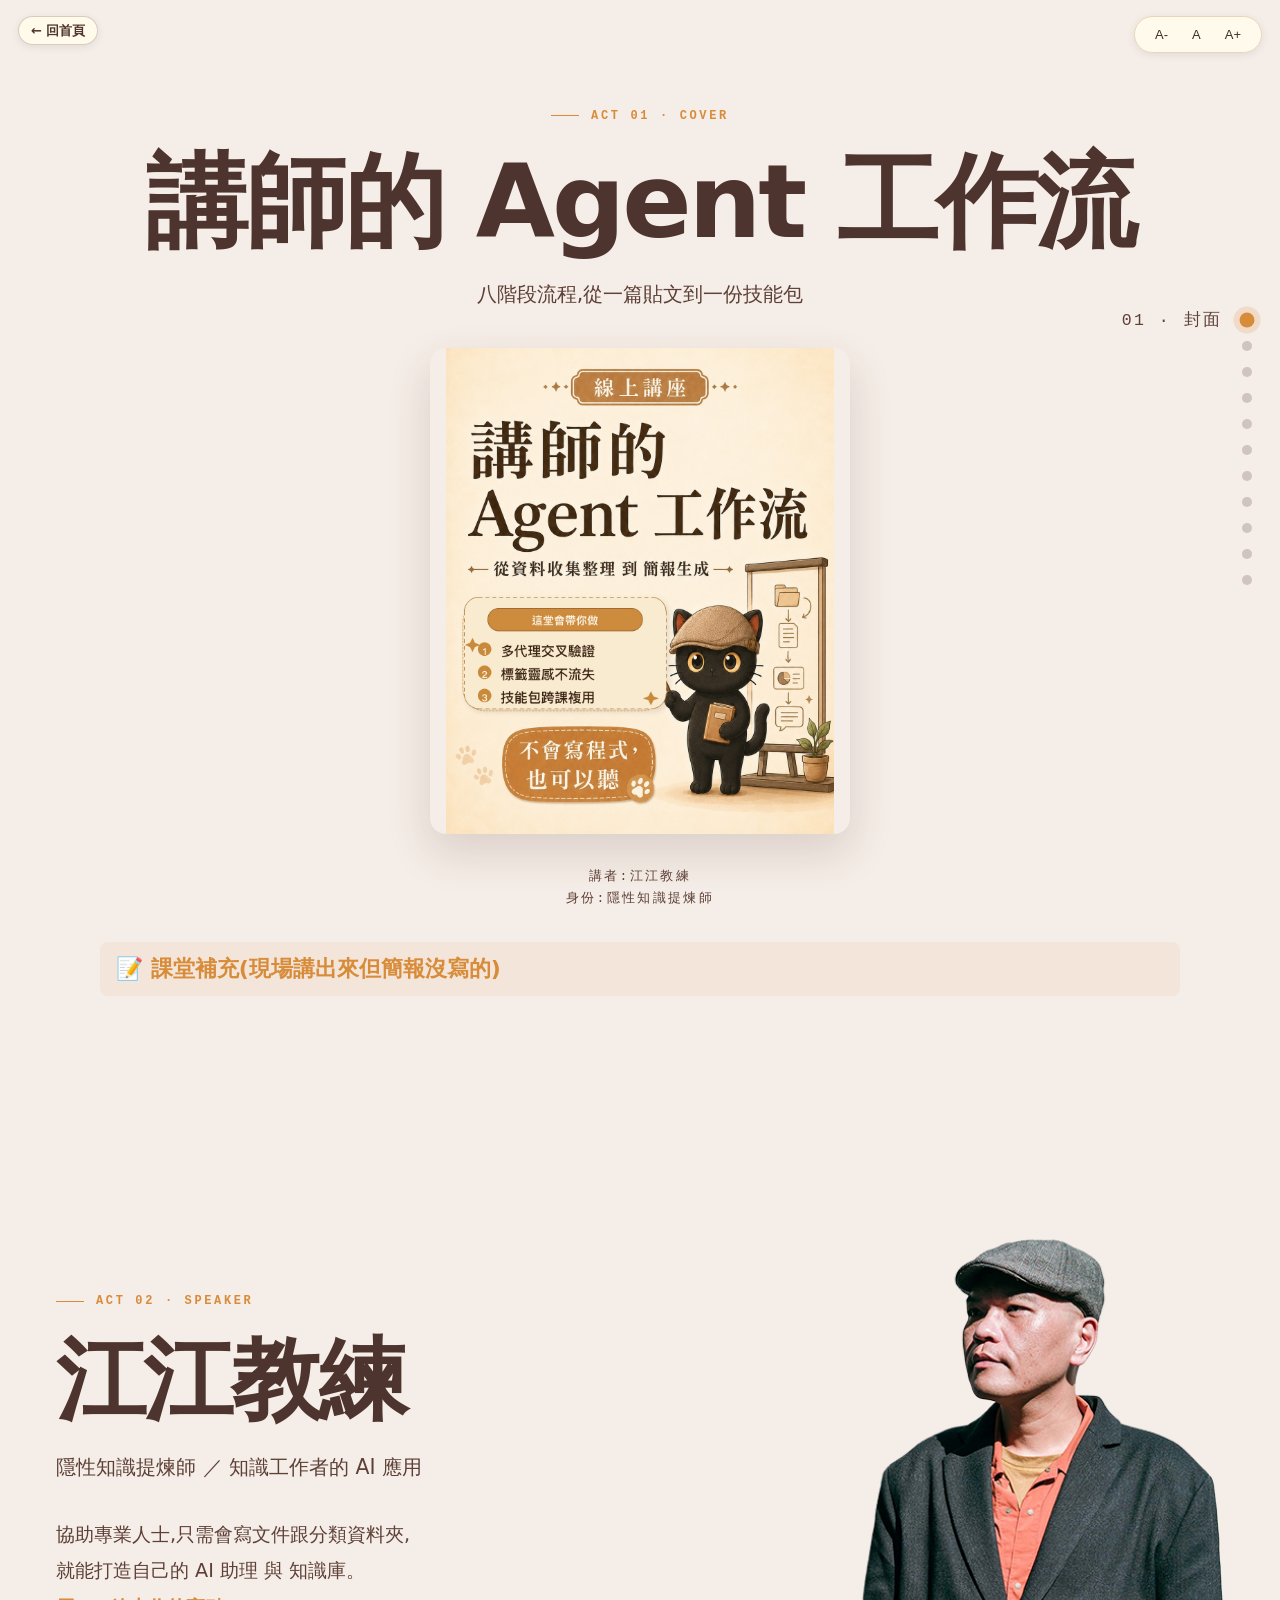
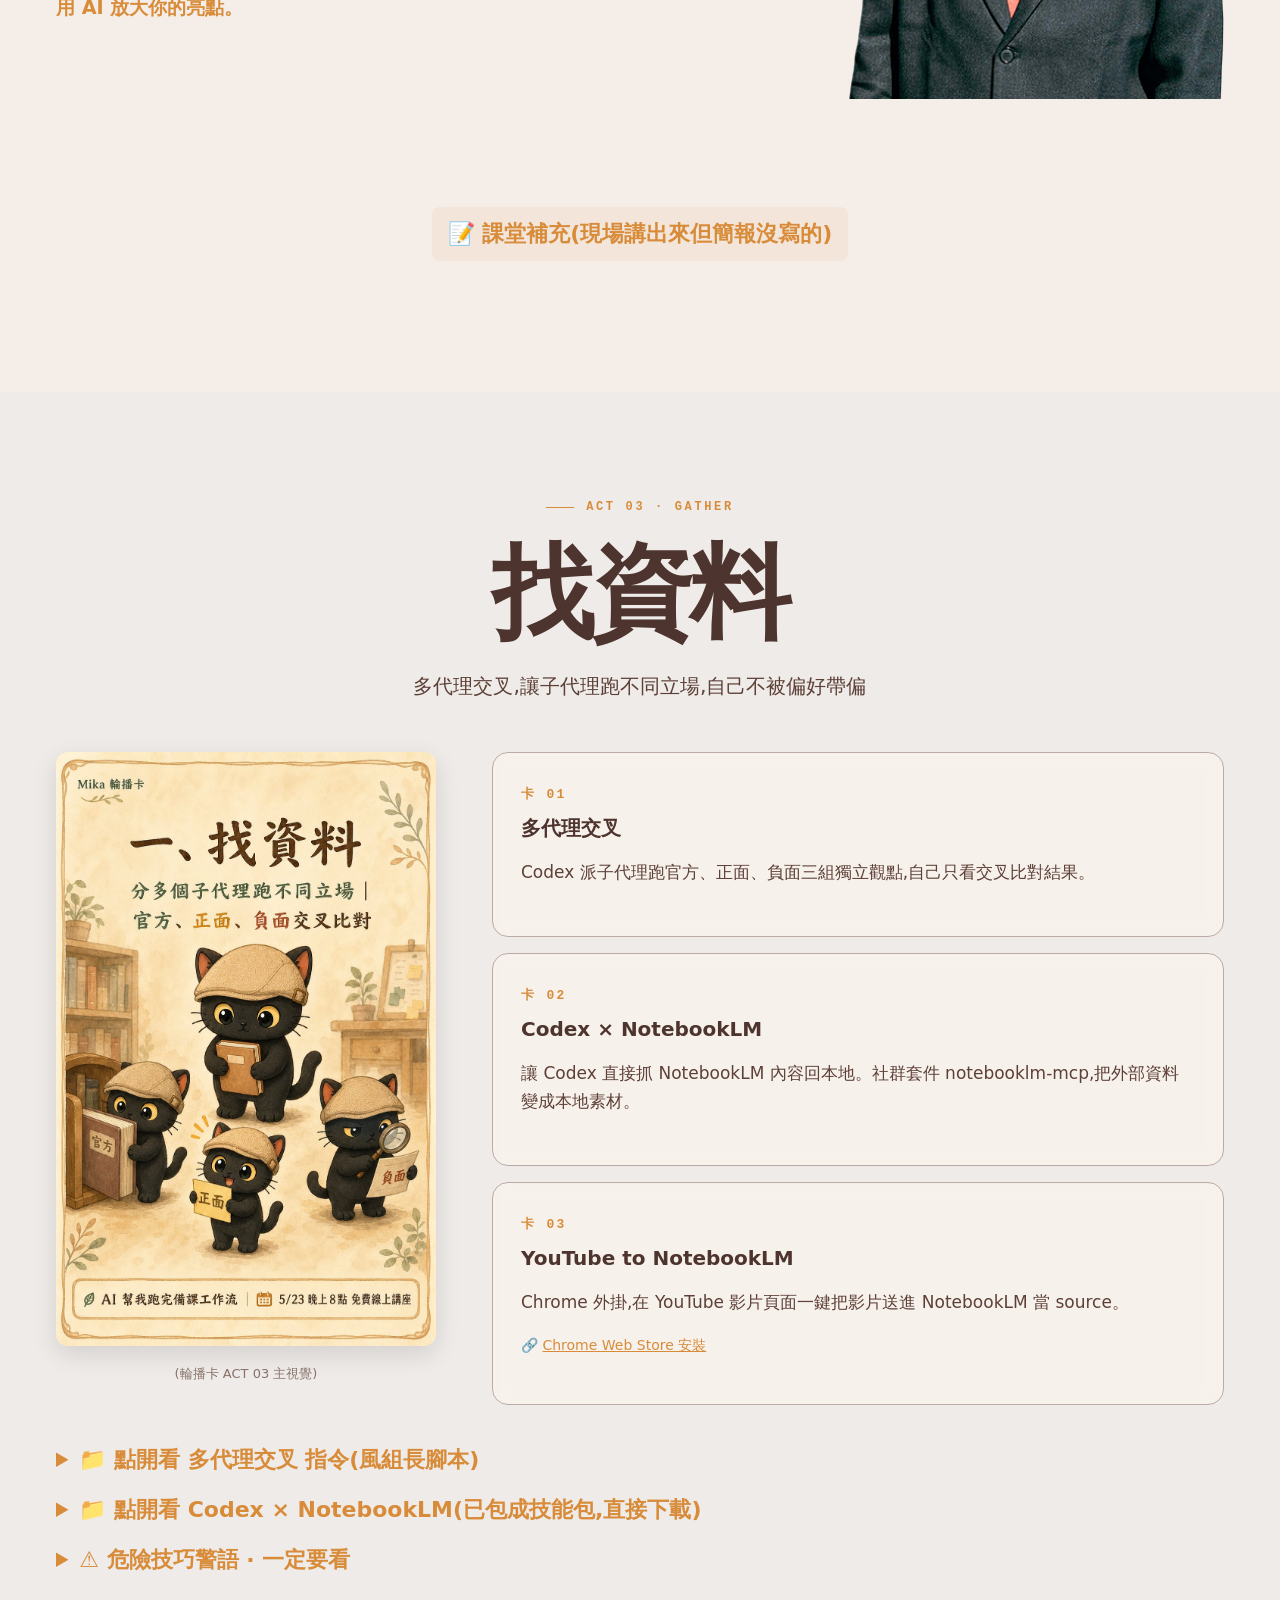
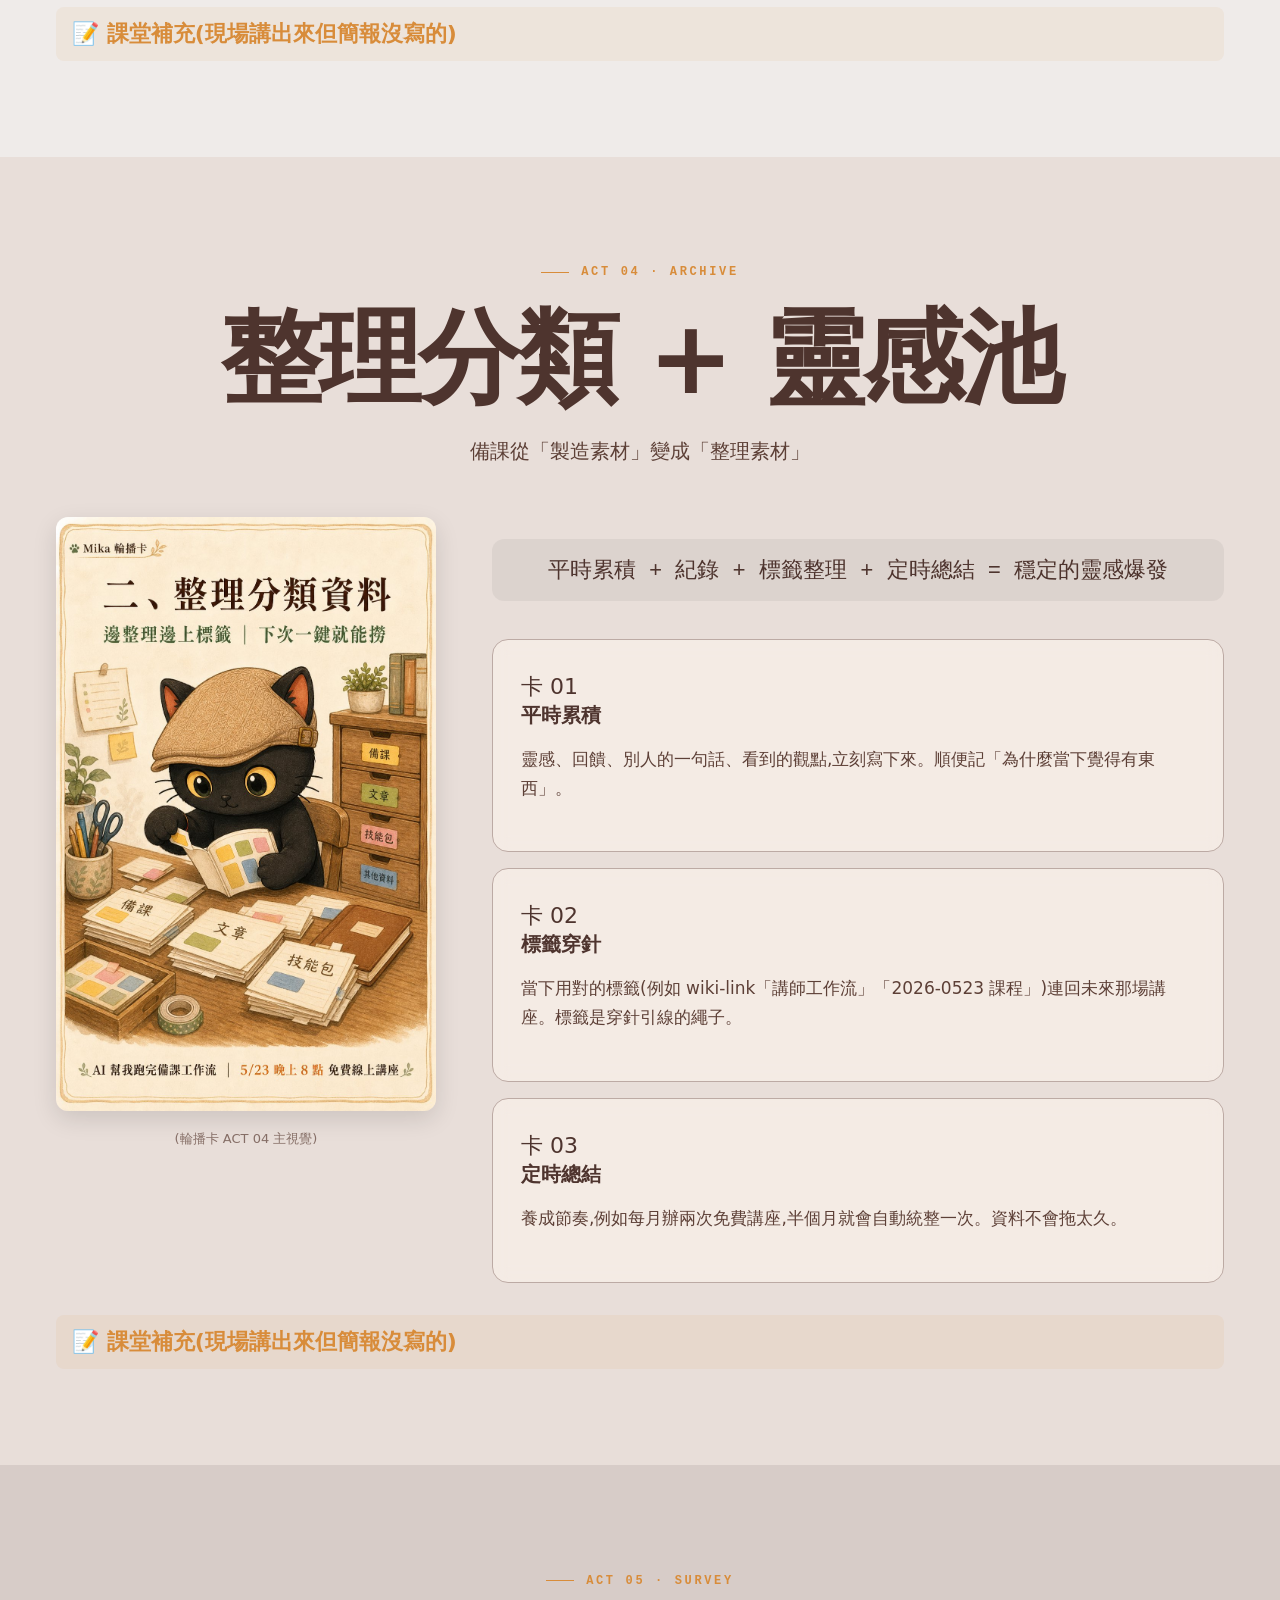
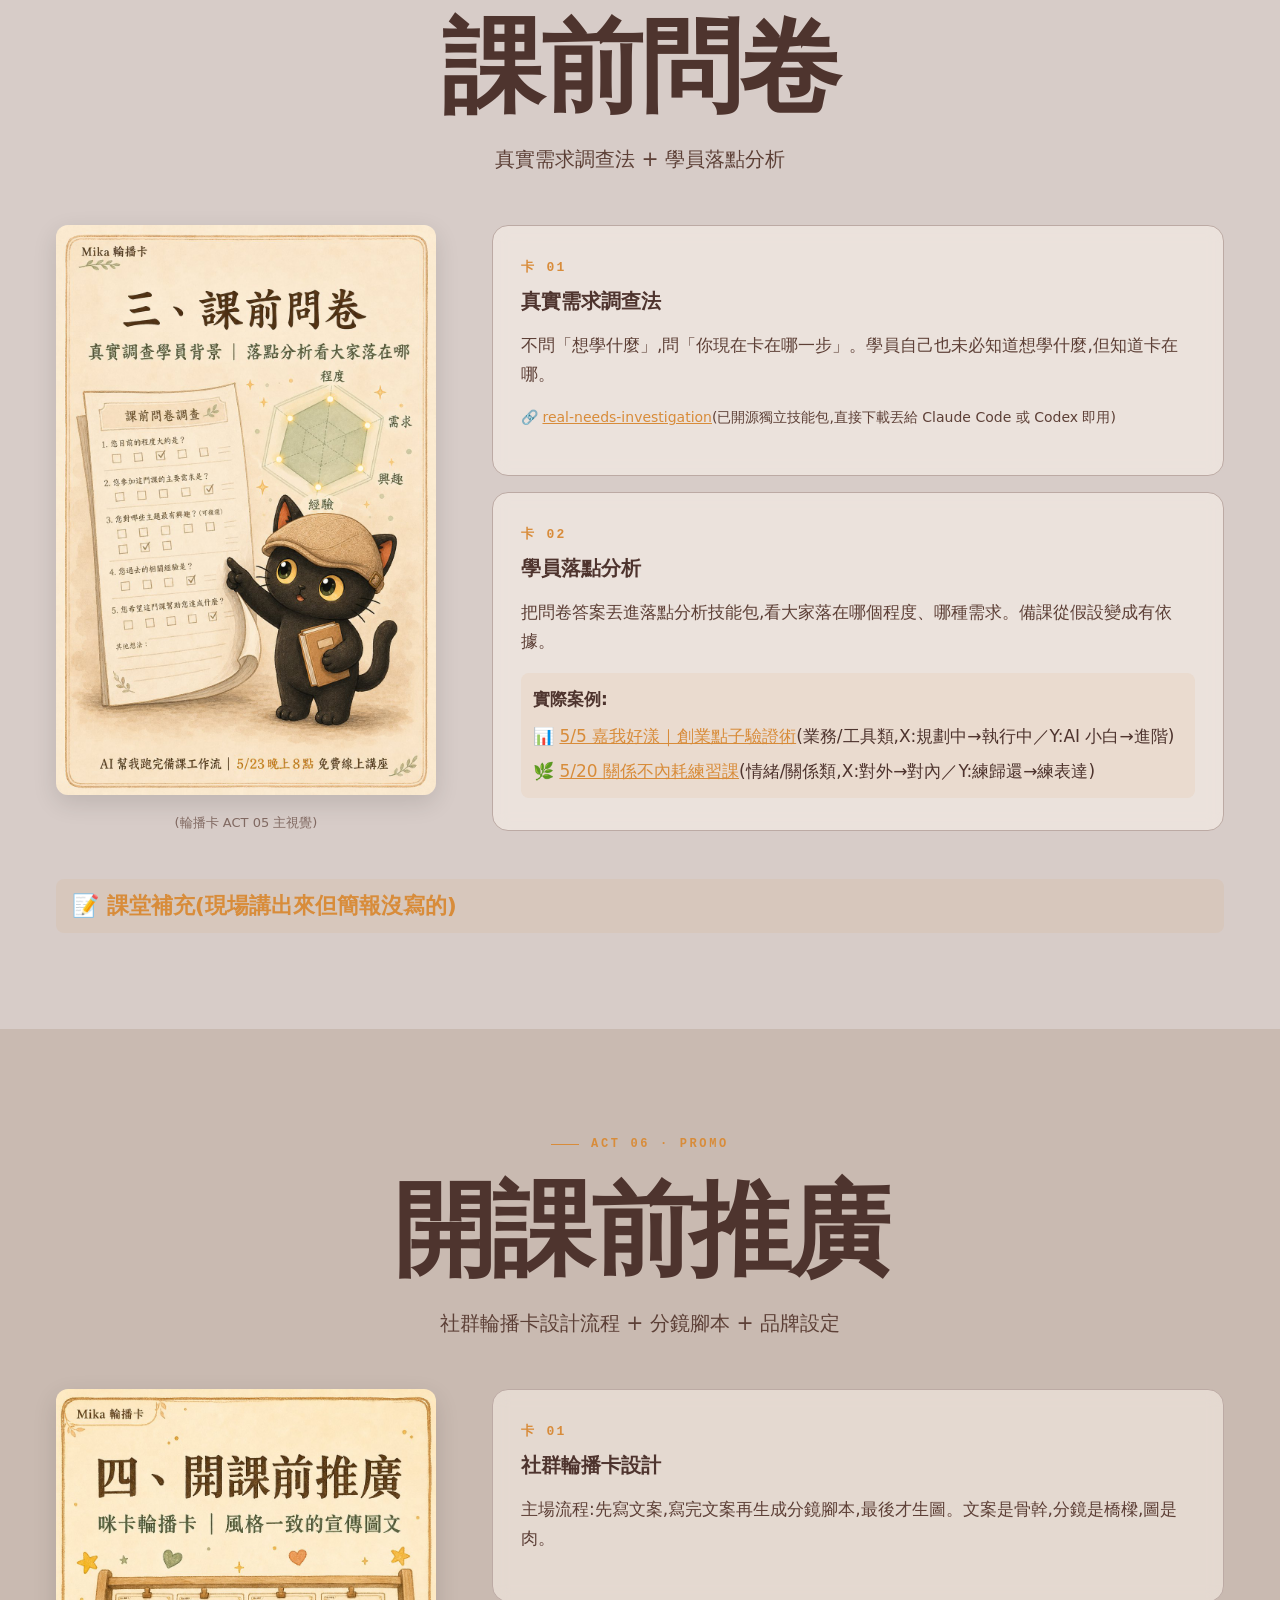
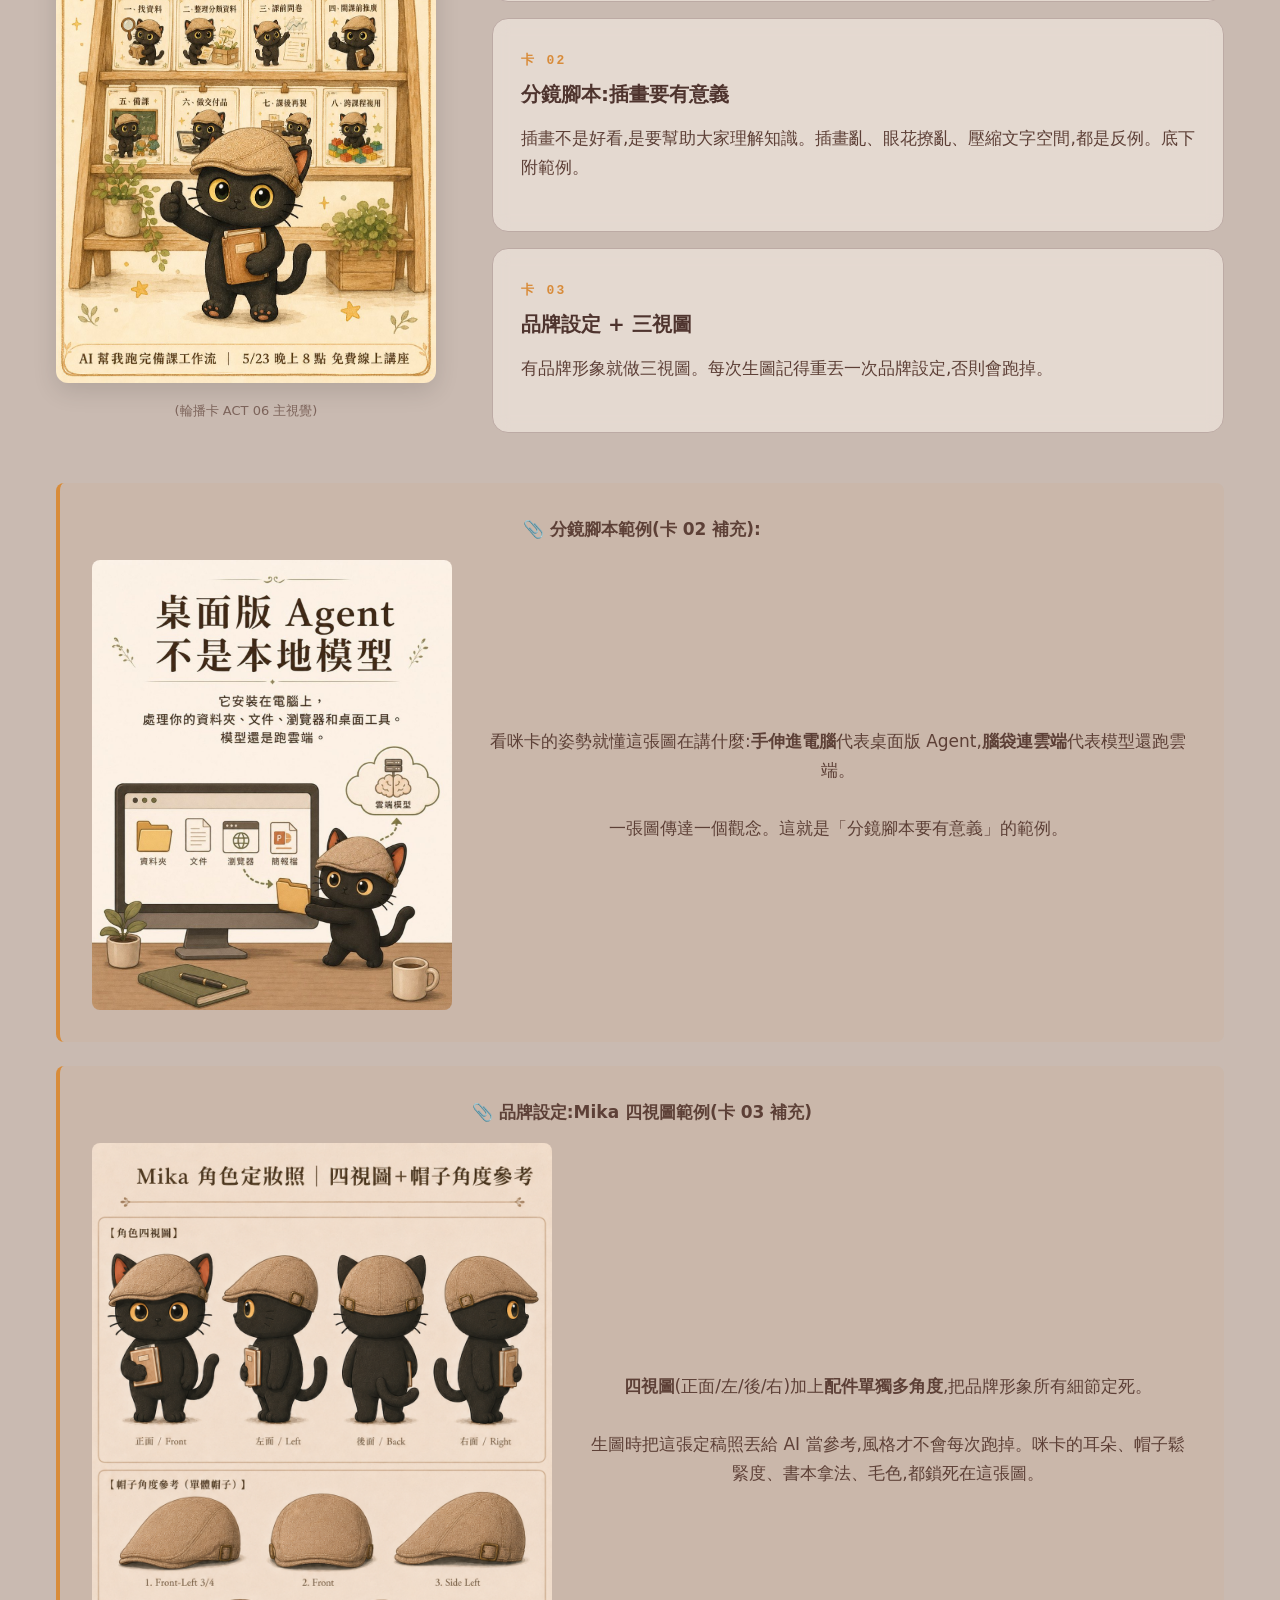
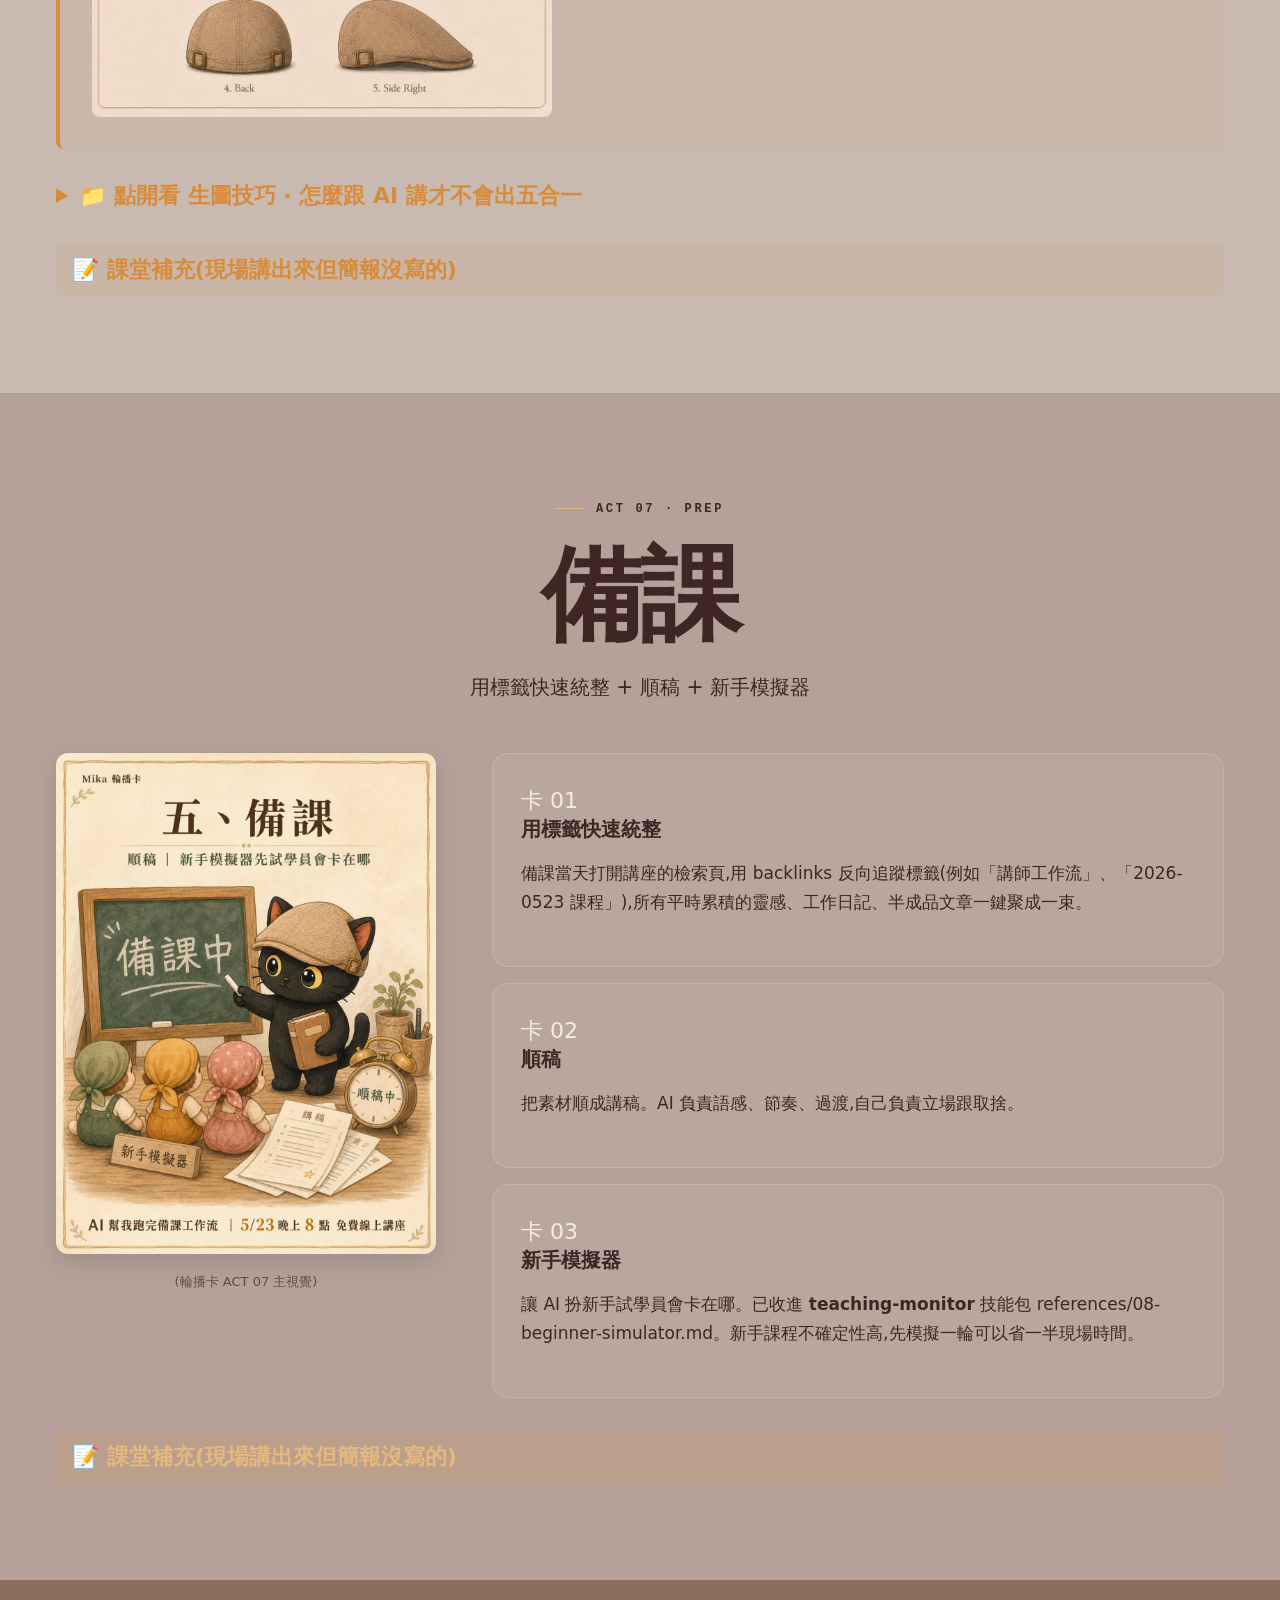
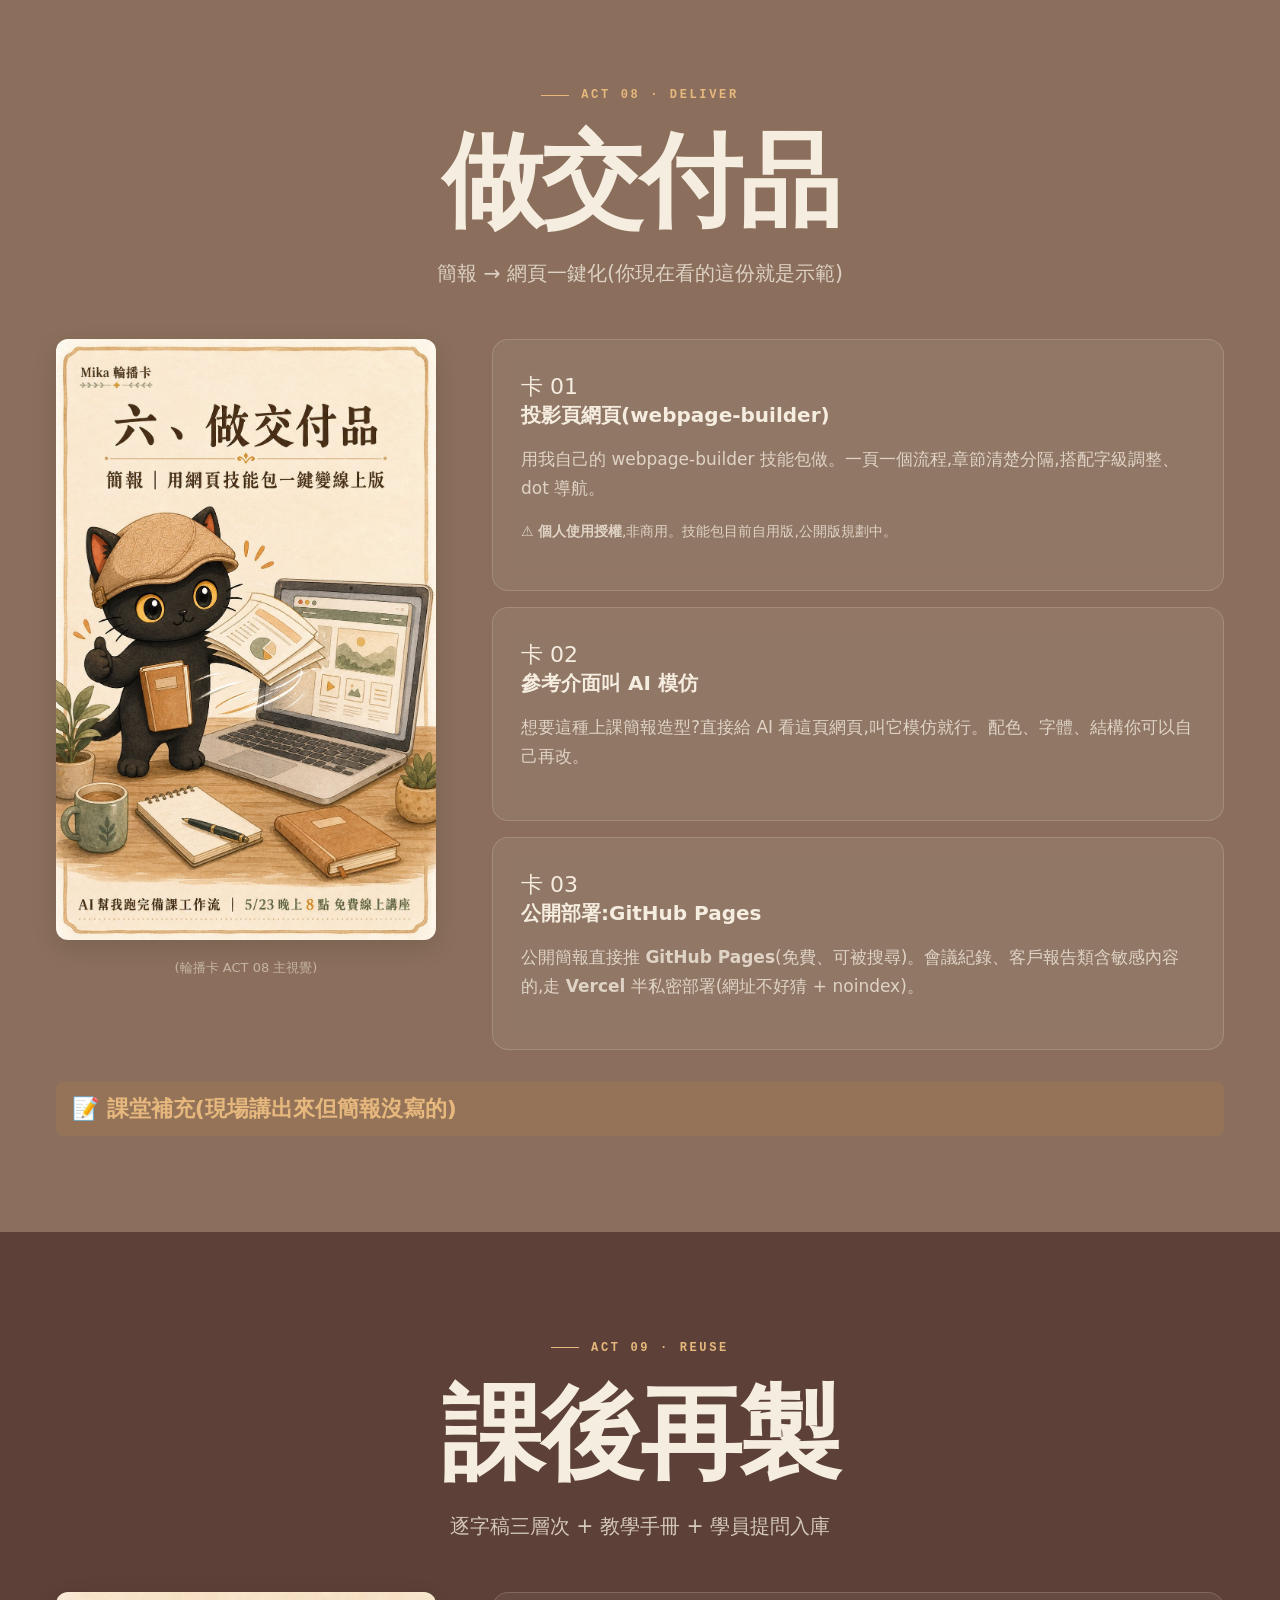
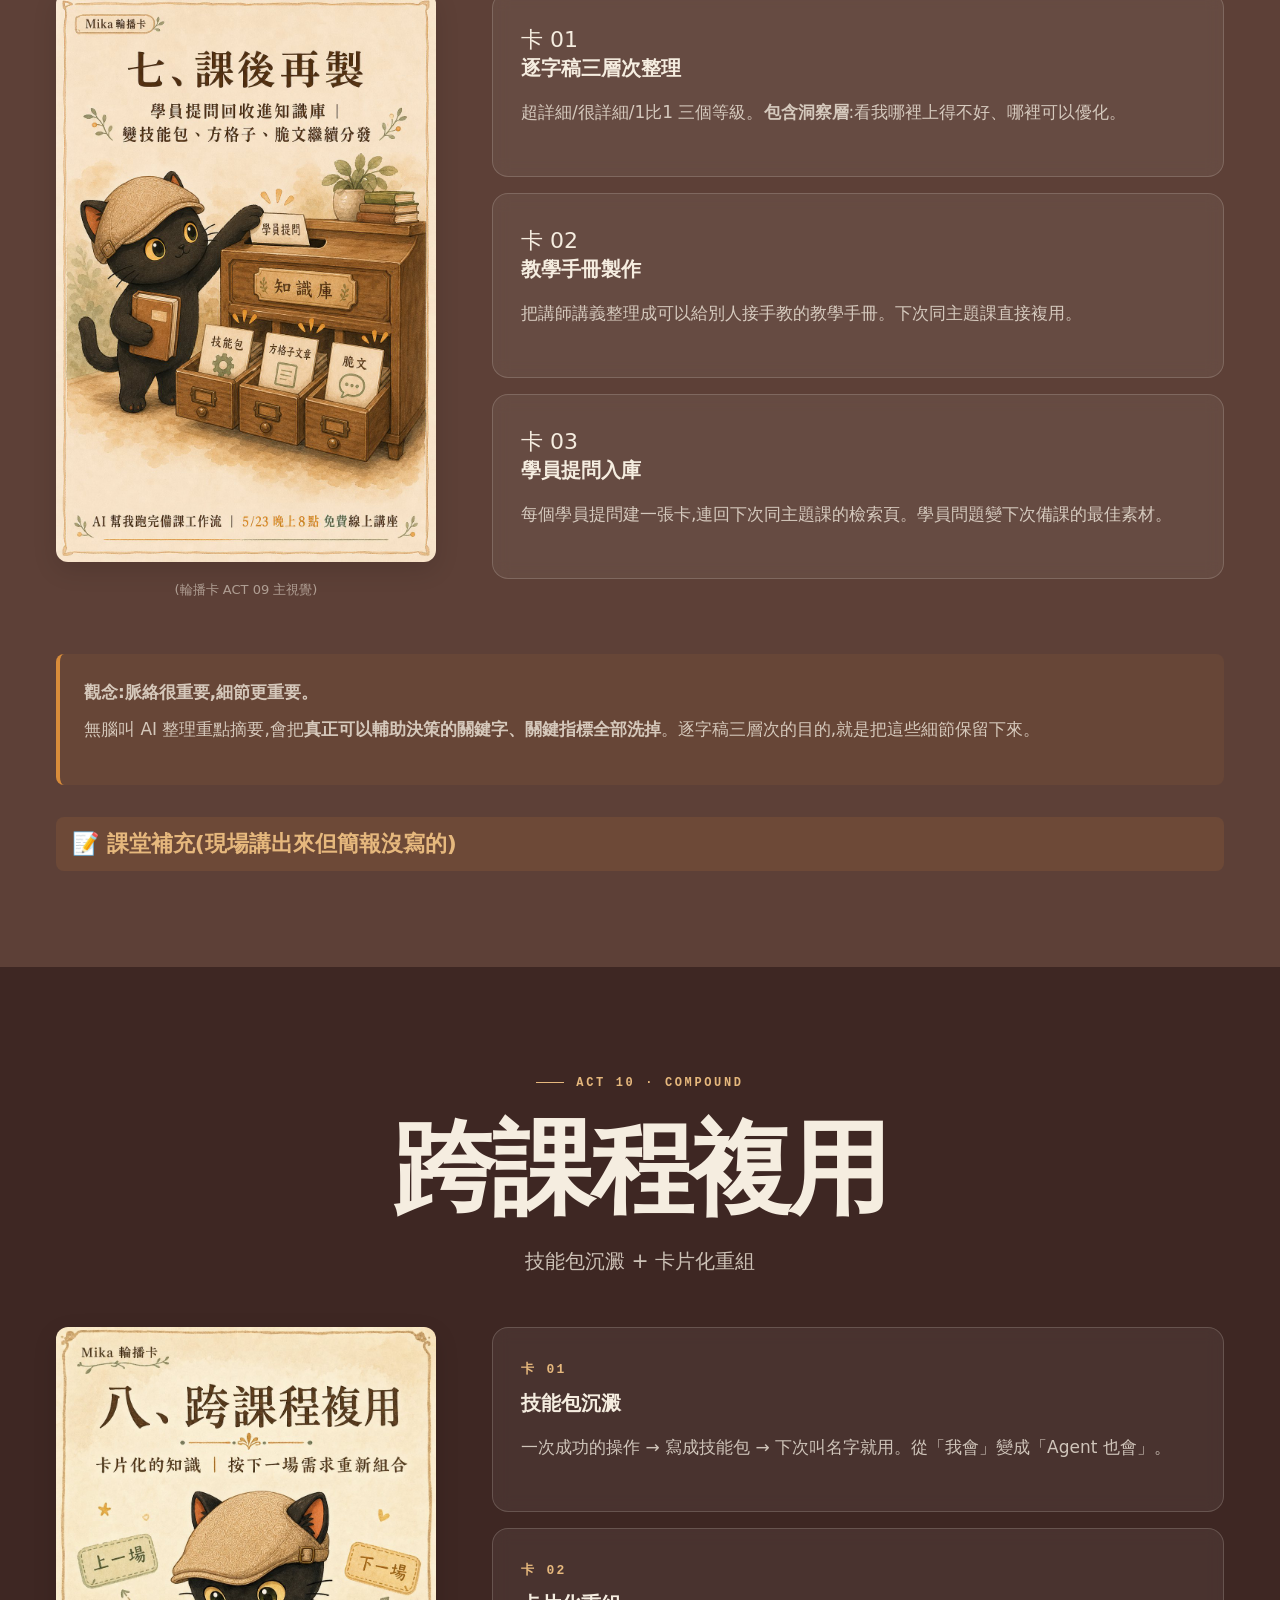
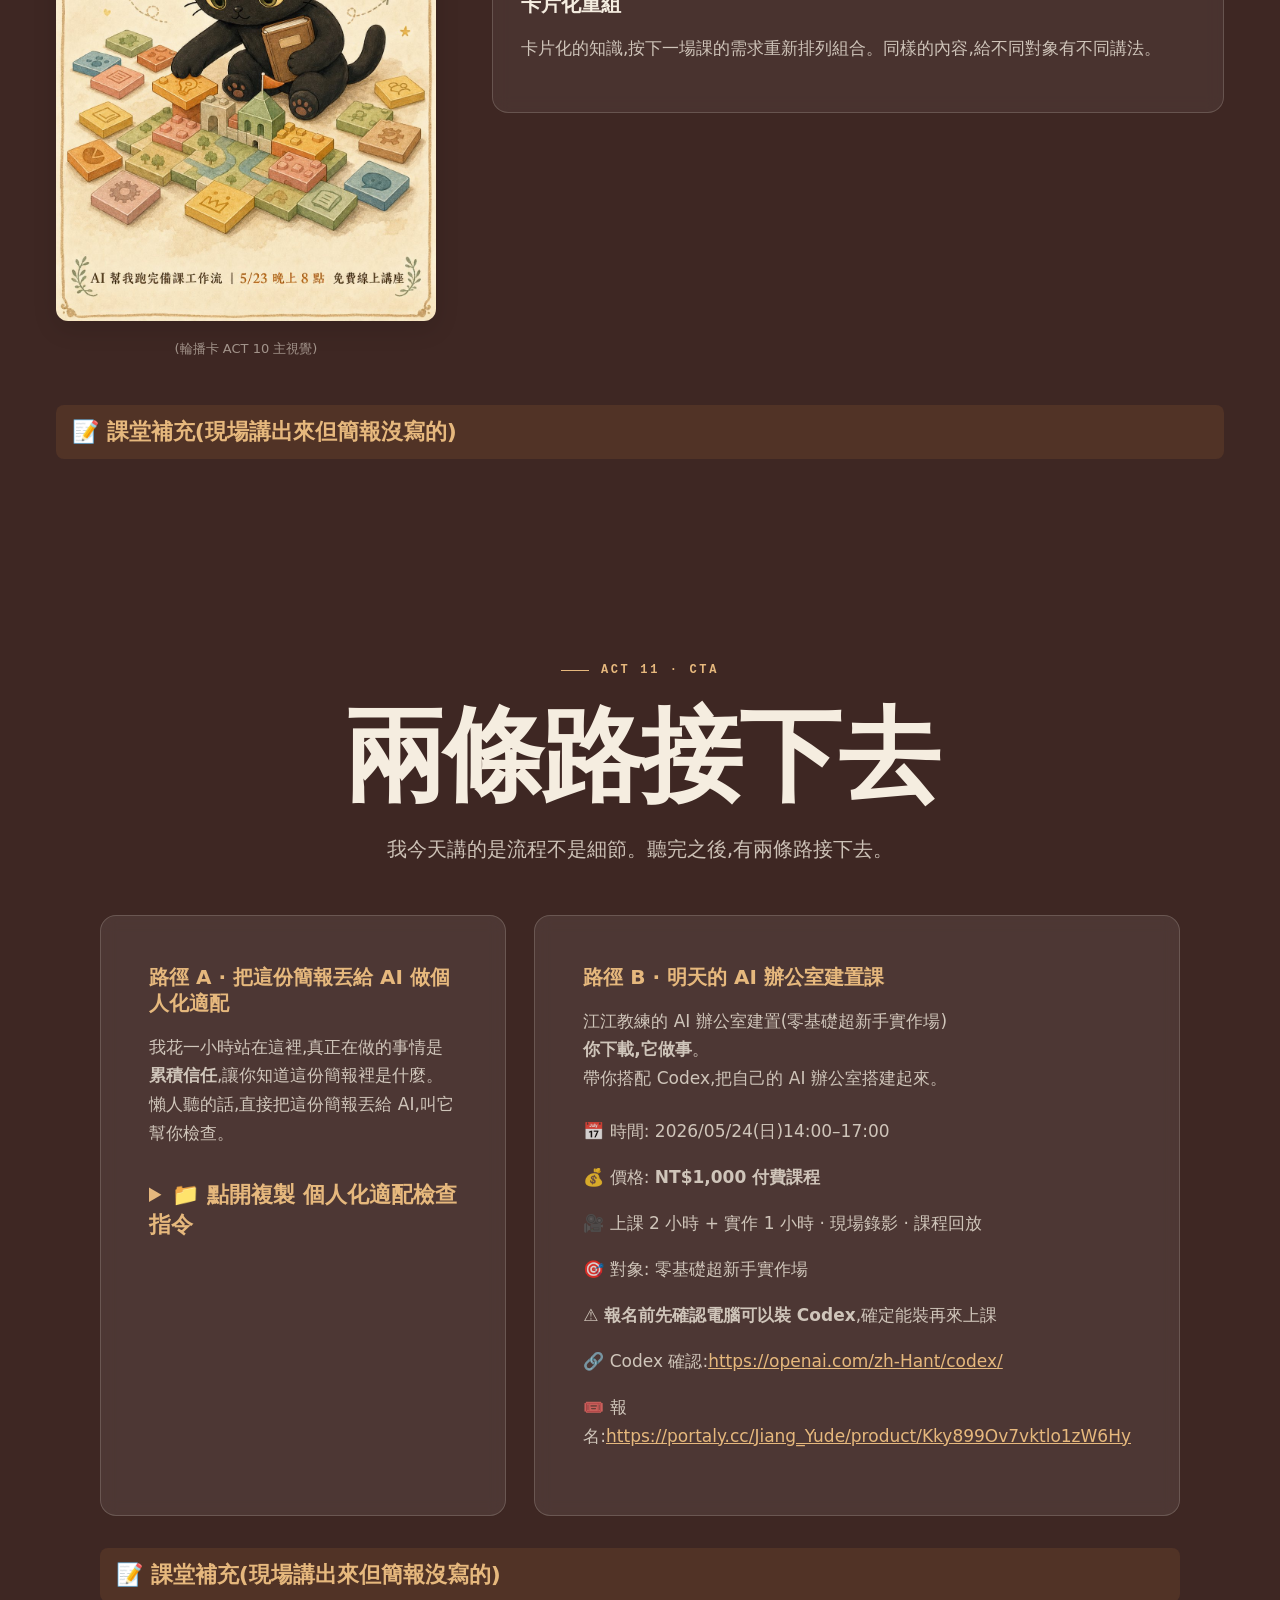
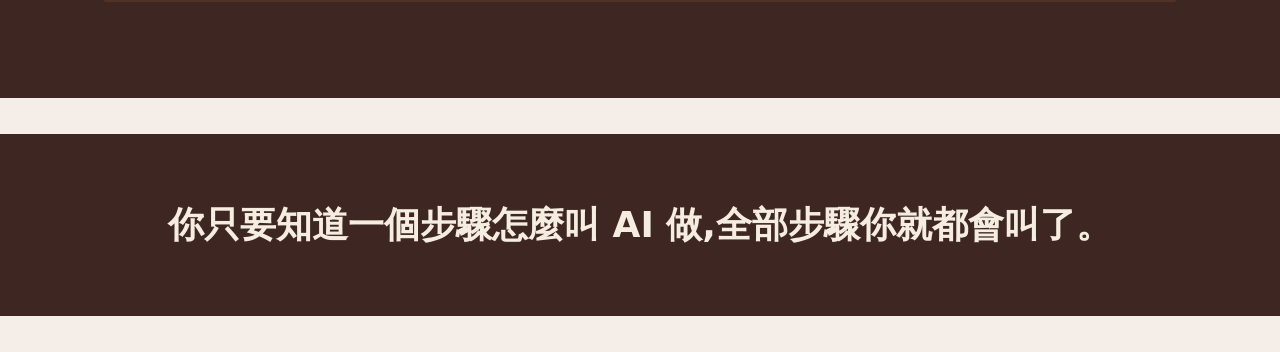
<file: courses/2026-05-23-agent-workflow/index.html>
<!doctype html>
<html lang="zh-Hant">
<head>
<meta charset="utf-8" />
<meta name="viewport" content="width=device-width, initial-scale=1" />
<title>講師的 Agent 工作流｜江江教練 2026.05.23 免費線上講座（含課堂補充）</title>

<!-- SEO -->
<meta name="description" content="講師的 Agent 工作流：八階段流程從一篇貼文到一份技能包。江江教練 2026.05.23 免費線上講座完整簡報，含找資料、整理分類、靈感池、課前問卷、開課前推廣、備課、做交付品、課後再製、跨課程複用。每章附課堂現場補充。" />
<meta name="keywords" content="講師 Agent 工作流, AI 備課, 靈感池, 課前問卷, 真實需求調查法, 咪卡輪播卡, NotebookLM, Codex, 多代理交叉, 江江教練, 隱性知識提煉" />
<meta name="author" content="江江教練（江昱德）· 隱性知識提煉師 / AI 應用規劃師" />
<link rel="canonical" href="https://ai-km-jiang.vercel.app/courses/2026-05-23-agent-workflow/" />

<!-- Open Graph -->
<meta property="og:type" content="article" />
<meta property="og:title" content="講師的 Agent 工作流｜江江教練 2026.05.23 講座簡報" />
<meta property="og:description" content="八階段流程：從一篇貼文到一份技能包。涵蓋找資料、整理分類靈感池、課前問卷、開課前推廣、備課、做交付品、課後再製、跨課程複用。每章附課堂補充折疊。" />
<meta property="og:image" content="https://ai-km-jiang.vercel.app/courses/2026-05-23-agent-workflow/images/jiang-portrait.png" />
<meta property="og:url" content="https://ai-km-jiang.vercel.app/courses/2026-05-23-agent-workflow/" />
<meta property="og:site_name" content="江江教練的 AI 知識管理" />
<meta property="og:locale" content="zh_TW" />

<!-- Twitter Card -->
<meta name="twitter:card" content="summary_large_image" />
<meta name="twitter:title" content="講師的 Agent 工作流｜江江教練" />
<meta name="twitter:description" content="八階段流程：從一篇貼文到一份技能包。江江教練 2026.05.23 講座簡報。" />
<meta name="twitter:image" content="https://ai-km-jiang.vercel.app/courses/2026-05-23-agent-workflow/images/jiang-portrait.png" />

<!-- JSON-LD 結構化資料(GEO 友善) -->
<script type="application/ld+json">
{
  "@context": "https://schema.org",
  "@type": "LearningResource",
  "name": "講師的 Agent 工作流",
  "description": "八階段流程：從一篇貼文到一份技能包。涵蓋找資料、整理分類、靈感池、課前問卷、開課前推廣、備課、做交付品、課後再製、跨課程複用。",
  "url": "https://ai-km-jiang.vercel.app/courses/2026-05-23-agent-workflow/",
  "inLanguage": "zh-TW",
  "learningResourceType": "Lecture",
  "educationalLevel": "professional",
  "audience": {
    "@type": "EducationalAudience",
    "educationalRole": "teacher"
  },
  "teaches": [
    "AI Agent 工作流",
    "備課流程設計",
    "靈感池與標籤系統",
    "真實需求調查法",
    "社群輪播卡設計",
    "技能包沉澱"
  ],
  "author": {
    "@type": "Person",
    "name": "江江教練（江昱德）",
    "jobTitle": "隱性知識提煉師 / AI 應用規劃師",
    "url": "https://ai-km-jiang.vercel.app/"
  },
  "datePublished": "2026-05-23",
  "isPartOf": {
    "@type": "Course",
    "name": "江江教練 免費線上講座",
    "url": "https://ai-km-jiang.vercel.app/courses.html"
  }
}
</script>
<style>
  :root {
    /* 知識拿鐵 — 由淺到深疊加序列 */
    --bg-1: #F5EDE7;   /* 最淺 牛奶咖 */
    --bg-2: #EFEBE9;
    --bg-3: #E8DED9;
    --bg-4: #D7CCC8;   /* 主深米 */
    --bg-5: #C9BAB1;
    --bg-6: #B5A199;
    --bg-7: #8B6F5C;   /* 中深咖 */
    --bg-8: #5D4037;
    --bg-9: #3E2723;   /* 最深 濃咖啡 */

    --text-on-light:  #4E342E;
    --text-on-mid:    #F5EDE0;
    --text-on-dark:   #F5EDE0;
    --text-soft-light:#5D4037;
    --text-soft-dark: rgba(245,237,224,0.78);

    --accent:       #D88C3A;  /* 焦糖 */
    --accent-light: #D4A574;  /* 暖金 */
    --accent-on-dark: #E6B87D;
    --subtle-light: #BCAAA4;
    --subtle-dark:  rgba(245,237,224,0.18);

    --font-display: "PingFang TC","Noto Sans TC","Inter","Helvetica Neue",system-ui,sans-serif;
    --font-body:    "PingFang TC","Noto Sans TC","Inter",system-ui,sans-serif;
    --font-mono:    "JetBrains Mono","SF Mono",ui-monospace,monospace;
  }

  * { box-sizing: border-box; }
  html { scroll-behavior: smooth; }
  body {
    margin: 0;
    font-family: var(--font-body);
    background: var(--bg-1);
    -webkit-font-smoothing: antialiased;
  }

  /* === 分區塊下滑（不疊加 / details 展開不卡） === */
  section {
    min-height: 100vh;
    display: grid;
    place-items: center;
    padding: 96px 56px;
    isolation: isolate;
  }
  /* 9 段背景遞進(色階保留,不疊加) */
  section[data-bg="1"] { background: var(--bg-1); color: var(--text-on-light); }
  section[data-bg="2"] { background: var(--bg-2); color: var(--text-on-light); }
  section[data-bg="3"] { background: var(--bg-3); color: var(--text-on-light); }
  section[data-bg="4"] { background: var(--bg-4); color: var(--text-on-light); }
  section[data-bg="5"] { background: var(--bg-5); color: var(--text-on-light); }
  section[data-bg="6"] { background: var(--bg-6); color: var(--text-on-dark); }
  section[data-bg="7"] { background: var(--bg-7); color: var(--text-on-dark); }
  section[data-bg="8"] { background: var(--bg-8); color: var(--text-on-dark); }
  section[data-bg="9"] { background: var(--bg-9); color: var(--text-on-dark); }

  /* 章節編號 caption */
  .act-cap {
    font-family: var(--font-mono);
    font-size: 12px;
    letter-spacing: 0.22em;
    text-transform: uppercase;
    font-weight: 700;
    color: var(--accent);
    margin-bottom: 28px;
    display: inline-flex;
    align-items: center;
    gap: 12px;
  }
  .act-cap::before {
    content: "";
    width: 28px; height: 1px;
    background: var(--accent);
  }
  section[data-bg="6"] .act-cap,
  section[data-bg="7"] .act-cap,
  section[data-bg="8"] .act-cap,
  section[data-bg="9"] .act-cap { color: var(--accent-on-dark); }
  section[data-bg="6"] .act-cap::before,
  section[data-bg="7"] .act-cap::before,
  section[data-bg="8"] .act-cap::before,
  section[data-bg="9"] .act-cap::before { background: var(--accent-on-dark); }

  /* Typography */
  .display {
    font-family: var(--font-display);
    font-size: clamp(48px, 8vw, 112px);
    line-height: 1.0;
    font-weight: 800;
    letter-spacing: -0.03em;
    margin: 0 0 24px;
  }
  .h1 {
    font-family: var(--font-display);
    font-size: clamp(26px, 3.4vw, 40px);
    line-height: 1.2;
    font-weight: 700;
    margin: 0 0 20px;
  }
  .h2 {
    font-size: 20px;
    line-height: 1.3;
    font-weight: 600;
    margin: 0 0 8px;
  }
  .lead {
    font-size: clamp(18px, 1.6vw, 22px);
    line-height: 1.7;
    color: var(--text-soft-light);
    max-width: 720px;
    margin: 0 auto;
  }
  section[data-bg="6"] .lead,
  section[data-bg="7"] .lead,
  section[data-bg="8"] .lead,
  section[data-bg="9"] .lead { color: var(--text-soft-dark); }
  .body {
    font-size: 17px;
    line-height: 1.7;
    color: var(--text-soft-light);
  }
  section[data-bg="6"] .body,
  section[data-bg="7"] .body,
  section[data-bg="8"] .body,
  section[data-bg="9"] .body { color: var(--text-soft-dark); }

  /* container */
  .wrap {
    width: 100%;
    max-width: 1080px;
    text-align: center;
  }
  .wrap.left { text-align: left; }

  /* dot indicator */
  .dot-indicator {
    position: fixed;
    right: 28px;
    top: 50%;
    transform: translateY(-50%);
    display: flex;
    flex-direction: column;
    gap: 16px;
    z-index: 100;
  }
  .dot-indicator a {
    width: 10px; height: 10px;
    border-radius: 50%;
    background: rgba(78, 52, 46, 0.22);
    transition: all 0.35s cubic-bezier(0.22,1,0.36,1);
    position: relative;
  }
  .dot-indicator a:hover { background: rgba(78, 52, 46, 0.5); }
  .dot-indicator a.active {
    background: var(--accent);
    transform: scale(1.5);
    box-shadow: 0 0 0 4px rgba(216, 140, 58, 0.18);
  }
  .dot-indicator a .lbl {
    position: absolute;
    right: 22px;
    top: 50%;
    transform: translateY(-50%);
    font-family: var(--font-mono);
    font-size: 11px;
    letter-spacing: 0.15em;
    color: var(--text-soft-light);
    white-space: nowrap;
    opacity: 0;
    transition: opacity 0.25s;
    pointer-events: none;
  }
  .dot-indicator a:hover .lbl,
  .dot-indicator a.active .lbl { opacity: 1; }
  body.on-dark .dot-indicator a { background: rgba(245,237,224,0.25); }
  body.on-dark .dot-indicator a.active {
    background: var(--accent-on-dark);
    box-shadow: 0 0 0 4px rgba(230,184,125,0.22);
  }
  body.on-dark .dot-indicator a .lbl { color: var(--text-soft-dark); }

  /* progress bar */
  .progress {
    position: fixed;
    top: 0; left: 0;
    height: 3px;
    width: 0%;
    background: linear-gradient(90deg, var(--accent), var(--accent-light));
    z-index: 200;
    transition: width 0.15s linear;
  }

  .home-link {
    position: fixed;
    top: 16px;
    left: 18px;
    z-index: 1000;
    display: inline-flex;
    align-items: center;
    gap: 6px;
    padding: 7px 12px;
    border: 1px solid rgba(188, 170, 164, 0.58);
    border-radius: 999px;
    background: rgba(255, 251, 235, 0.92);
    color: var(--text-on-light);
    box-shadow: 0 2px 8px rgba(0,0,0,0.08);
    backdrop-filter: blur(10px);
    font-size: 13px;
    font-weight: 600;
    line-height: 1;
    text-decoration: none;
    transition: transform 0.2s ease, background 0.2s ease;
  }
  .home-link:hover {
    background: #fff7e8;
    transform: translateY(-1px);
  }
  .cover-poster {
    width: min(86vw, 420px);
    max-height: 54vh;
    object-fit: contain;
    margin: 36px auto 0;
    display: block;
    border-radius: 16px;
    box-shadow: 0 18px 44px rgba(78,52,46,0.16);
  }

  /* 卡片 */
  .grid-3 {
    display: grid;
    grid-template-columns: repeat(3, 1fr);
    gap: 28px;
    margin-top: 48px;
  }
  .card {
    background: rgba(255, 248, 240, 0.5);
    border: 1px solid var(--subtle-light);
    border-radius: 16px;
    padding: 32px 28px;
    text-align: left;
    transition: transform 0.3s, box-shadow 0.3s;
    backdrop-filter: blur(8px);
  }
  .card:hover {
    transform: translateY(-4px);
    box-shadow: 0 12px 32px rgba(78,52,46,0.1);
  }
  .card .num {
    font-family: var(--font-mono);
    font-size: 13px;
    letter-spacing: 0.18em;
    color: var(--accent);
    font-weight: 700;
    margin-bottom: 12px;
  }
  section[data-bg="6"] .card,
  section[data-bg="7"] .card,
  section[data-bg="8"] .card,
  section[data-bg="9"] .card {
    background: rgba(255,248,240,0.06);
    border-color: var(--subtle-dark);
  }
  section[data-bg="6"] .card .num,
  section[data-bg="7"] .card .num,
  section[data-bg="8"] .card .num,
  section[data-bg="9"] .card .num { color: var(--accent-on-dark); }

  /* 數字大區塊 */
  .stat-row {
    display: grid;
    grid-template-columns: repeat(4, 1fr);
    gap: 24px;
    margin-top: 48px;
  }
  .stat .num {
    font-family: var(--font-display);
    font-size: clamp(40px, 5vw, 64px);
    font-weight: 800;
    color: var(--accent);
    letter-spacing: -0.02em;
    line-height: 1;
  }
  section[data-bg="6"] .stat .num,
  section[data-bg="7"] .stat .num,
  section[data-bg="8"] .stat .num,
  section[data-bg="9"] .stat .num { color: var(--accent-on-dark); }
  .stat .lbl {
    font-size: 14px;
    color: var(--text-soft-light);
    margin-top: 10px;
    letter-spacing: 0.05em;
  }
  section[data-bg="6"] .stat .lbl,
  section[data-bg="7"] .stat .lbl,
  section[data-bg="8"] .stat .lbl,
  section[data-bg="9"] .stat .lbl { color: var(--text-soft-dark); }

  /* 引言頁 */
  .quote {
    font-family: var(--font-display);
    font-size: clamp(28px, 3.6vw, 44px);
    line-height: 1.5;
    font-weight: 600;
    max-width: 880px;
    margin: 0 auto;
    letter-spacing: -0.01em;
  }
  .quote::before { content:"「"; color: var(--accent); margin-right: 4px;}
  .quote::after { content:"」"; color: var(--accent); margin-left: 4px;}
  section[data-bg="6"] .quote::before, section[data-bg="6"] .quote::after,
  section[data-bg="7"] .quote::before, section[data-bg="7"] .quote::after,
  section[data-bg="8"] .quote::before, section[data-bg="8"] .quote::after,
  section[data-bg="9"] .quote::before, section[data-bg="9"] .quote::after { color: var(--accent-on-dark); }
  .quote-by {
    margin-top: 32px;
    font-family: var(--font-mono);
    font-size: 13px;
    letter-spacing: 0.2em;
    color: var(--text-soft-light);
    text-transform: uppercase;
  }
  section[data-bg="6"] .quote-by,
  section[data-bg="7"] .quote-by,
  section[data-bg="8"] .quote-by,
  section[data-bg="9"] .quote-by { color: var(--text-soft-dark); }

  /* 流程 timeline */
  .timeline {
    display: grid;
    grid-template-columns: repeat(4, 1fr);
    gap: 0;
    margin-top: 56px;
    position: relative;
  }
  .timeline::before {
    content: "";
    position: absolute;
    top: 18px; left: 8%; right: 8%;
    height: 1px;
    background: repeating-linear-gradient(90deg, var(--subtle-light) 0, var(--subtle-light) 6px, transparent 6px, transparent 12px);
  }
  section[data-bg="6"] .timeline::before,
  section[data-bg="7"] .timeline::before,
  section[data-bg="8"] .timeline::before,
  section[data-bg="9"] .timeline::before {
    background: repeating-linear-gradient(90deg, var(--subtle-dark) 0, var(--subtle-dark) 6px, transparent 6px, transparent 12px);
  }
  .step {
    text-align: center;
    position: relative;
    padding-top: 56px;
  }
  .step .dot {
    position: absolute;
    top: 0; left: 50%;
    transform: translateX(-50%);
    width: 36px; height: 36px;
    background: var(--accent);
    color: #fff;
    border-radius: 50%;
    font-family: var(--font-mono);
    font-weight: 700;
    font-size: 14px;
    display: grid;
    place-items: center;
    box-shadow: 0 0 0 6px rgba(216,140,58,0.18);
  }
  section[data-bg="6"] .step .dot,
  section[data-bg="7"] .step .dot,
  section[data-bg="8"] .step .dot,
  section[data-bg="9"] .step .dot {
    background: var(--accent-on-dark);
    color: var(--bg-9);
    box-shadow: 0 0 0 6px rgba(230,184,125,0.22);
  }

  /* btn */
  .btn {
    display: inline-block;
    padding: 14px 32px;
    background: var(--accent);
    color: #fff;
    border-radius: 999px;
    text-decoration: none;
    font-weight: 600;
    letter-spacing: 0.04em;
    font-size: 15px;
    transition: all 0.3s;
    margin-top: 32px;
  }
  .btn:hover {
    background: var(--text-on-light);
    transform: translateY(-2px);
  }
  section[data-bg="6"] .btn:hover,
  section[data-bg="7"] .btn:hover,
  section[data-bg="8"] .btn:hover,
  section[data-bg="9"] .btn:hover { background: var(--accent-on-dark); color: var(--bg-9);}

  /* footer */
  .footer-grid {
    display: grid;
    grid-template-columns: 2fr 1fr 1fr;
    gap: 56px;
    text-align: left;
    margin-top: 56px;
    max-width: 1080px;
    width: 100%;
  }
  .footer-grid h3 {
    font-size: 13px;
    letter-spacing: 0.2em;
    text-transform: uppercase;
    color: var(--accent-on-dark);
    margin: 0 0 16px;
    font-family: var(--font-mono);
  }
  .footer-grid ul { list-style: none; padding: 0; margin: 0; }
  .footer-grid li { padding: 6px 0; font-size: 15px; color: var(--text-soft-dark); }
  .footer-bottom {
    margin-top: 64px;
    padding-top: 24px;
    border-top: 1px solid var(--subtle-dark);
    width: 100%;
    max-width: 1080px;
    font-family: var(--font-mono);
    font-size: 12px;
    letter-spacing: 0.15em;
    color: rgba(245,237,224,0.5);
    text-align: center;
  }

  /* 進場動畫 — sticky stack 專屬：scale + translateY */
  .reveal { opacity: 1; transform: translateY(0) scale(1); }
  .js-on .reveal:not(.in) {
    opacity: 0;
    transform: translateY(36px) scale(0.96);
  }
  .reveal {
    transition: opacity 0.8s cubic-bezier(0.22,1,0.36,1),
                transform 0.8s cubic-bezier(0.22,1,0.36,1);
  }
  .reveal.d1 { transition-delay: 0.08s; }
  .reveal.d2 { transition-delay: 0.16s; }
  .reveal.d3 { transition-delay: 0.24s; }
  .reveal.d4 { transition-delay: 0.32s; }

  @media (prefers-reduced-motion: reduce) {
    html { scroll-behavior: auto; }
    .reveal { opacity: 1 !important; transform: none !important; }
  }

  @media (max-width: 720px) {
    html, body {
      overflow-x: hidden;
    }
    body {
      padding-bottom: 0;
    }
    section {
      min-height: auto;
      padding: 76px 18px 88px;
      border-radius: 0;
      place-items: start center;
    }
    .wrap {
      width: min(100%, 420px);
      max-width: 420px !important;
      text-align: center;
    }
    .wrap.left {
      text-align: center;
    }
    .display {
      font-size: clamp(36px, 12vw, 54px);
      line-height: 1.08;
      letter-spacing: 0;
      margin-bottom: 18px;
      overflow-wrap: anywhere;
    }
    .h1 {
      font-size: clamp(24px, 7vw, 34px);
      line-height: 1.22;
    }
    .h2 {
      font-size: 20px;
      line-height: 1.35;
    }
    .lead {
      font-size: 17px;
      line-height: 1.65;
      max-width: 100%;
    }
    .body {
      font-size: 16px;
      line-height: 1.72;
      overflow-wrap: anywhere;
    }
    .act-cap {
      justify-content: center;
      gap: 10px;
      margin-bottom: 18px;
      font-size: 11px;
      letter-spacing: 0.16em;
    }
    .act-cap::before {
      width: 22px;
    }
    .grid-3, .stat-row, .timeline {
      grid-template-columns: 1fr;
      gap: 20px;
    }
    .timeline::before {
      display: none;
    }
    .footer-grid {
      grid-template-columns: 1fr;
      gap: 32px;
    }
    .card {
      padding: 22px 20px !important;
      border-radius: 12px;
      width: 100%;
    }
    .card:hover {
      transform: none;
    }
    section .wrap > div[style*="grid-template-columns"],
    section div[style*="grid-template-columns: minmax"],
    section div[style*="grid-template-columns:1fr 1fr"],
    section div[style*="grid-template-columns: 1fr minmax"] {
      grid-template-columns: 1fr !important;
      gap: 24px !important;
      text-align: center !important;
    }
    section div[style*="display:grid"] {
      max-width: 100%;
    }
    section img {
      max-width: min(100%, 300px);
      margin-left: auto;
      margin-right: auto;
      display: block;
    }
    section img[src*="jiang-portrait"] {
      max-width: min(100%, 240px);
    }
    section img[src*="storyboard"],
    section img[src*="mika-character-reference"] {
      max-width: min(100%, 340px);
    }
    details {
      width: 100%;
      max-width: 100% !important;
      text-align: left !important;
    }
    details summary {
      line-height: 1.45;
      padding: 12px 14px !important;
    }
    details > div,
    div[style*="border-left"] {
      padding: 18px !important;
    }
    pre {
      max-width: 100%;
      font-size: 12px !important;
      white-space: pre-wrap;
      word-break: break-word;
    }
    a {
      overflow-wrap: anywhere;
    }
    .font-widget {
      top: 12px;
      right: 12px;
      padding: 5px 8px;
    }
    .font-widget button {
      padding: 4px 8px;
      font-size: 12px;
    }
    .home-link {
      top: 12px;
      left: 12px;
      padding: 7px 10px;
      font-size: 12px;
    }
    .cover-poster {
      width: min(100%, 340px);
      max-width: min(100%, 340px);
      max-height: none;
      margin-top: 28px;
      border-radius: 12px;
    }
    .dot-indicator {
      left: 50%;
      right: auto;
      top: auto;
      bottom: 12px;
      transform: translateX(-50%);
      flex-direction: row;
      gap: 10px;
      padding: 8px 10px;
      border-radius: 999px;
      background: rgba(255, 251, 235, 0.88);
      border: 1px solid rgba(188, 170, 164, 0.55);
      box-shadow: 0 8px 24px rgba(78,52,46,0.12);
      backdrop-filter: blur(10px);
    }
    .dot-indicator a {
      width: 8px;
      height: 8px;
    }
    .dot-indicator a.active {
      transform: scale(1.35);
    }
    .dot-indicator a .lbl {
      display: none;
    }
    body.on-dark .dot-indicator {
      background: rgba(62, 39, 35, 0.82);
      border-color: rgba(245,237,224,0.18);
    }
    .dot-indicator {
      display: none;
    }
  }
</style>
<style>
.font-widget {
  position: fixed; top: 16px; right: 18px; z-index: 1000;
  display: flex; gap: 4px; padding: 6px 10px;
  background: rgba(255, 251, 235, 0.95);
  border: 1px solid #e8d5b7;
  border-radius: 999px;
  box-shadow: 0 2px 8px rgba(0,0,0,0.08);
}
.font-widget button {
  font-size: 13px; padding: 4px 10px;
  border: none; background: transparent;
  cursor: pointer; border-radius: 999px; color: #3D2F1F;
}
.font-widget button:hover { background: #e8d5b7; }
</style>
</head>
<body>
  <a class="home-link" href="../../" aria-label="回首頁">← 回首頁</a>

  <div class="font-widget" role="group" aria-label="字級調整">
    <button class="font-minus" aria-label="縮小字級">A-</button>
    <button class="font-reset" aria-label="預設字級">A</button>
    <button class="font-plus" aria-label="放大字級">A+</button>
  </div>

  <div class="progress" id="progress"></div>

  <nav class="dot-indicator" aria-label="章節導覽">
    <a href="#act-01" data-i="0"><span class="lbl">01 · 封面</span></a>
    <a href="#act-02" data-i="1"><span class="lbl">02 · 講者介紹</span></a>
    <a href="#act-03" data-i="2"><span class="lbl">03 · 找資料</span></a>
    <a href="#act-04" data-i="3"><span class="lbl">04 · 整理分類</span></a>
    <a href="#act-05" data-i="4"><span class="lbl">05 · 課前問卷</span></a>
    <a href="#act-06" data-i="5"><span class="lbl">06 · 開課前推廣</span></a>
    <a href="#act-07" data-i="6"><span class="lbl">07 · 備課</span></a>
    <a href="#act-08" data-i="7"><span class="lbl">08 · 做交付品</span></a>
    <a href="#act-09" data-i="8"><span class="lbl">09 · 課後再製</span></a>
    <a href="#act-10" data-i="9"><span class="lbl">10 · 跨課程複用</span></a>
    <a href="#act-11" data-i="10"><span class="lbl">11 · 出口</span></a>
  </nav>

  <!-- ACT 01 -->
  <section id="act-01" data-block data-bg="1">
    <div class="wrap">
      <div class="act-cap reveal">ACT 01 · COVER</div>
      <h1 class="display reveal d1">講師的 Agent 工作流</h1>
      <p class="lead reveal d2">八階段流程,從一篇貼文到一份技能包</p>
      <img class="cover-poster reveal d3" src="images/2026-06-02-1607%20agent-workflow-poster.jpg" alt="講師的 Agent 工作流 通用海報" />
      <p class="body reveal d3" style="margin-top:32px; font-family:var(--font-mono); font-size:13px; letter-spacing:0.18em;">講者:江江教練<br/>身份:隱性知識提煉師</p>
      <details class="reveal" style="margin-top:32px; text-align:left; max-width:1200px;">
        <summary style="cursor:pointer; color:var(--accent); font-weight:600; padding:12px 16px; background:rgba(216,140,58,0.08); border-radius:8px; list-style:none;">📝 課堂補充(現場講出來但簡報沒寫的)</summary>
        <div style="padding:24px; margin-top:8px; background:rgba(255,248,240,0.5); border-left:3px solid var(--accent); border-radius:6px;">
          <ul>
            <li>開場前先做學員程度確認：請大家在直播間打「有」或「沒有」，調查哪些人已經用過 Codex、CoWalk 等桌面版 Agent，哪些人還沒用過。</li>
            <li>江江說今天課程會「前面講仔細一點，後面再加速」，原因是讓大家先理解他的思考節奏，而不是一開始就跟不上。</li>
            <li>強調今天的重點是 Codex 的應用示範，其他桌面版 Agent（Claude Code、反重力）只是補充提到，不是主角。</li>
          </ul>
        </div>
      </details>
    </div>
  </section>

  <!-- ACT 02 講者介紹 -->
  <section id="act-02" data-block data-bg="1">
    <div class="wrap" style="display:grid; grid-template-columns: 1fr minmax(260px, 380px); gap:64px; align-items:center; max-width:1180px; text-align:left;">
      <div>
        <div class="act-cap reveal">ACT 02 · SPEAKER</div>
        <h1 class="display reveal d1" style="font-size: clamp(56px, 7vw, 96px);">江江教練</h1>
        <p class="lead reveal d2" style="margin-left:0; max-width:none; margin-top:8px;">隱性知識提煉師 ／ 知識工作者的 AI 應用</p>
        <p class="body reveal d3" style="margin-top:32px; font-size:clamp(18px, 1.5vw, 22px); line-height:1.9;">
          協助專業人士,只需會寫文件跟分類資料夾,<br/>
          就能打造自己的 AI 助理 與 知識庫。<br/>
          <b style="color:var(--accent);">用 AI 放大你的亮點。</b>
        </p>
      </div>
      <div class="reveal">
        <img src="images/jiang-portrait.png" alt="江江教練 半身形象照" style="width:100%; height:auto;" />
      </div>
    </div>
    <details class="reveal" style="margin-top:32px; text-align:left; max-width:1200px;">
      <summary style="cursor:pointer; color:var(--accent); font-weight:600; padding:12px 16px; background:rgba(216,140,58,0.08); border-radius:8px; list-style:none;">📝 課堂補充(現場講出來但簡報沒寫的)</summary>
      <div style="padding:24px; margin-top:8px; background:rgba(255,248,240,0.5); border-left:3px solid var(--accent); border-radius:6px;">
        <p>江江對自己身份的補充說明：</p>
        <ul>
          <li>「隱性知識提煉師」的意思是：幫助工作者把自己腦袋裡知道但說不清楚的東西，整理成 AI 可以用的形式。</li>
          <li>核心主張：「你只要會寫文件跟分類資料夾，就可以設計出讓 AI 能夠使用的知識庫。」這是江江在課程中一再強調的入門門檻說明。</li>
          <li>他的做法重點在「放大特色」，不是讓大家變成 AI 工程師，而是讓 AI 學會你自己的判斷跟風格。</li>
        </ul>
      </div>
    </details>
  </section>

  <!-- ACT 03 -->
  <section id="act-03" data-block data-bg="2">
    <div class="wrap" style="max-width:1200px;">
      <!-- 頂部:標題+lead 置中 -->
      <div style="text-align:center; margin-bottom:48px;">
        <div class="act-cap reveal">ACT 03 · GATHER</div>
        <h2 class="display reveal d1">找資料</h2>
        <p class="lead reveal d2">多代理交叉,讓子代理跑不同立場,自己不被偏好帶偏</p>
      </div>
      <!-- 中段:左圖右卡兩欄 -->
      <div style="display:grid; grid-template-columns: minmax(280px, 380px) 1fr; gap:56px; align-items:start; text-align:left;">
        <!-- 左欄:咪卡輪播卡圖 + 附註 -->
        <div class="reveal">
          <img src="images/mika-01-gather.jpg" alt="找資料" style="width:100%; height:auto; border-radius:12px; box-shadow:0 8px 24px rgba(0,0,0,0.12);" />
          <p class="body" style="margin-top:12px; font-size:13px; text-align:center; opacity:0.7;">(輪播卡 ACT 03 主視覺)</p>
        </div>
        <!-- 右欄:三張橫條卡(豎排堆疊) -->
        <div style="display:grid; gap:16px;">
          <div class="card reveal d3">
            <div class="num">卡 01</div>
            <h3 class="h2">多代理交叉</h3>
            <p class="body">Codex 派子代理跑官方、正面、負面三組獨立觀點,自己只看交叉比對結果。</p>
          </div>
          <div class="card reveal d4">
            <div class="num">卡 02</div>
            <h3 class="h2">Codex × NotebookLM</h3>
            <p class="body">讓 Codex 直接抓 NotebookLM 內容回本地。社群套件 notebooklm-mcp,把外部資料變成本地素材。</p>
          </div>
          <div class="card reveal d5">
            <div class="num">卡 03</div>
            <h3 class="h2">YouTube to NotebookLM</h3>
            <p class="body">Chrome 外掛,在 YouTube 影片頁面一鍵把影片送進 NotebookLM 當 source。</p>
            <p class="body" style="margin-top:12px; font-size:14px;">
              🔗 <a href="https://chromewebstore.google.com/detail/youtube-to-notebooklm/kobncfkmjelbefaoohoblamnbackjggk" target="_blank" rel="noopener" style="color:var(--accent); text-decoration:underline;">Chrome Web Store 安裝</a>
            </p>
          </div>
        </div>
      </div>
      <!-- 下半:三個 details 折疊塊(全寬) -->
      <div style="margin-top:40px;">
        <details class="reveal" style="text-align:left; color:var(--text-soft-light);">
          <summary style="cursor:pointer; color:var(--accent); font-weight:600;">📁 點開看 多代理交叉 指令(風組長腳本)</summary>
          <pre style="background:rgba(0,0,0,0.05); padding:16px; border-radius:8px; margin-top:16px; font-family:var(--font-mono); font-size:14px; overflow-x:auto;"><code># 標準呼叫(3 代理,預設角度:官方/正面/負面)
_agent/skills/multi-ai-dispatcher/scripts/multi-search.sh "搜尋主題"

# 換角度(自訂)
_agent/skills/multi-ai-dispatcher/scripts/multi-search.sh \
  --angles "技術,商業,法規" "搜尋主題"</code></pre>
          <p class="body" style="margin-top:12px; font-size:14px; color:inherit;">
            <b>硬規則</b>:每個代理只做「找資料、列來源、摘錄原文」,沒有來源不准輸出,找不到就明說「無資料」。
          </p>
        </details>
        <details class="reveal" style="margin-top:20px; text-align:left; color:var(--text-soft-light);">
          <summary style="cursor:pointer; color:var(--accent); font-weight:600;">📁 點開看 Codex × NotebookLM(已包成技能包,直接下載)</summary>
          <div style="padding:16px; margin-top:16px;">
            <p class="body" style="color:inherit; margin:0;">我已經把這條工作流包成<b>公開版技能包 notebooklm-connector</b>(MIT 授權,可自由使用)。</p>
            <p class="body" style="color:inherit; margin:12px 0 0;">讓 Codex CLI 與 Claude Code 透過 MCP 直接連到你自己的 Google NotebookLM 做問答查詢。下載丟給 Claude Code 或 Codex 即可完整設定。</p>
            <p class="body" style="margin-top:12px; font-size:14px;">
              🔗 <a href="https://github.com/Jiang-Yude/notebooklm-connector" target="_blank" rel="noopener" style="color:var(--accent); text-decoration:underline;">notebooklm-connector(GitHub repo)</a>
            </p>
          </div>
        </details>
        <details class="reveal" style="margin-top:20px; text-align:left; color:var(--text-soft-light);">
          <summary style="cursor:pointer; color:var(--accent); font-weight:600;">⚠️ 危險技巧警語 · 一定要看</summary>
          <div style="background:rgba(255,0,0,0.05); padding:16px; border-radius:8px; margin-top:16px;">
            <p class="body" style="color:inherit; margin:0;">這兩個都是<b>社群套件,不是官方授權</b>,自己斟酌使用。</p>
            <p class="body" style="color:inherit; margin:8px 0 0;">三個風險:</p>
            <ol class="body" style="color:inherit; margin:8px 0 0 20px; padding:0;">
              <li>服務條款風險:可能違反 NotebookLM 條款,帳號被警告自負</li>
              <li>隨時可能壞:NotebookLM 改版或外掛作者不維護,就斷</li>
              <li>權限風險:Chrome 外掛要存取你的 YouTube/Google 帳號,credentials 也存本機</li>
            </ol>
            <p class="body" style="color:inherit; margin:8px 0 0;">建議用備用 Google 帳號跑,不要裝在主力帳號。</p>
          </div>
        </details>
      </div>
      <details class="reveal" style="margin-top:32px; text-align:left; max-width:1200px;">
        <summary style="cursor:pointer; color:var(--accent); font-weight:600; padding:12px 16px; background:rgba(216,140,58,0.08); border-radius:8px; list-style:none;">📝 課堂補充(現場講出來但簡報沒寫的)</summary>
        <div style="padding:24px; margin-top:8px; background:rgba(255,248,240,0.5); border-left:3px solid var(--accent); border-radius:6px;">
          <p><b>子代理查資料補充：</b></p>
          <ul>
            <li>為什麼 AI 找資料容易偏頗：大語言模型很容易被上下文干擾。以「Google 2026 發布會的評價」為例，指令一下，AI 一定先找官方正面內容，然後順著這個脈絡繼續找，結果全都是好話。</li>
            <li>解決方法就是讓三個分身各自「黑到底」「正到底」「徹查官方」，三組獨立跑完再整合，就會客觀非常多。</li>
            <li>目前只推薦用 Codex 做子代理查資料。Claude Code 不是很會查、又貴；Gemini 前陣子幻覺嚴重，目前不推；Gemini Spark 可以再觀察。</li>
          </ul>
          <p><b>NotebookLM 補充：</b></p>
          <ul>
            <li>YouTube to NotebookLM 外掛：看到一個影片，可以一鍵加進去，甚至整個頻道的影片全部加入。但現在不是非常穩定，伺服器忙時有時會不跑。</li>
            <li>CLI（Command Line Interface）的概念：讓 AI 可以直接調用介面。例如在 Claude Code 裡說「幫我用 Codex CLI 子代理去查資料」，Claude Code 就會在後台直接調用 Codex，查完再回來。</li>
            <li>以前沒有 CLI：江江的舊做法是把 Claude Code 的內容存成日記，再複製貼到 Codex 去分析，分析完再貼回來。現在有 CLI 方便太多了。</li>
            <li>CLI 的延伸應用：Photoshop 最近也出 CLI 了，可以直接跟 AI 說「去背、透明圖層」；剪影（剪輯軟體）也快了，以後剪片可能直接跟 Codex 聊一聊節奏跟重點，它就幫你剪。</li>
          </ul>
        </div>
      </details>
    </div>
  </section>

  <!-- ACT 04 -->
  <section id="act-04" data-block data-bg="3">
    <div class="wrap" style="max-width:1200px;">
      <!-- 頂部:標題+lead 置中 -->
      <div style="text-align:center; margin-bottom:48px;">
        <div class="act-cap reveal">ACT 04 · ARCHIVE</div>
        <h2 class="display reveal d1">整理分類 + 靈感池</h2>
        <p class="lead reveal d2">備課從「製造素材」變成「整理素材」</p>
      </div>
      <!-- 中段:左圖右卡兩欄 -->
      <div style="display:grid; grid-template-columns: minmax(280px, 380px) 1fr; gap:56px; align-items:start; text-align:left;">
        <div class="reveal">
          <img src="images/mika-02-archive.jpg" alt="整理分類" style="width:100%; height:auto; border-radius:12px; box-shadow:0 8px 24px rgba(0,0,0,0.12);" />
          <p class="body" style="margin-top:12px; font-size:13px; text-align:center; opacity:0.7;">(輪播卡 ACT 04 主視覺)</p>
        </div>
        <div style="display:grid; gap:16px;">
          <p class="reveal d3" style="font-family:var(--font-mono); font-size:clamp(16px,2vw,22px); padding:16px 24px; background:rgba(0,0,0,0.05); border-radius:12px; text-align:center;">
            平時累積 + 紀錄 + 標籤整理 + 定時總結 = 穩定的靈感爆發
          </p>
          <div class="card reveal d4">
            <div class="card-num">卡 01</div>
            <h3 class="h2">平時累積</h3>
            <p class="body">靈感、回饋、別人的一句話、看到的觀點,立刻寫下來。順便記「為什麼當下覺得有東西」。</p>
          </div>
          <div class="card reveal d5">
            <div class="card-num">卡 02</div>
            <h3 class="h2">標籤穿針</h3>
            <p class="body">當下用對的標籤(例如 wiki-link「講師工作流」「2026-0523 課程」)連回未來那場講座。標籤是穿針引線的繩子。</p>
          </div>
          <div class="card reveal d6">
            <div class="card-num">卡 03</div>
            <h3 class="h2">定時總結</h3>
            <p class="body">養成節奏,例如每月辦兩次免費講座,半個月就會自動統整一次。資料不會拖太久。</p>
          </div>
        </div>
      </div>
      <details class="reveal" style="margin-top:32px; text-align:left; max-width:1200px;">
        <summary style="cursor:pointer; color:var(--accent); font-weight:600; padding:12px 16px; background:rgba(216,140,58,0.08); border-radius:8px; list-style:none;">📝 課堂補充(現場講出來但簡報沒寫的)</summary>
        <div style="padding:24px; margin-top:8px; background:rgba(255,248,240,0.5); border-left:3px solid var(--accent); border-radius:6px;">
          <ul>
            <li>為什麼要寫工作日誌：現在很多 AI 公司都強調這件事。核心問題是「當大家都可以用 AI，用起來跟別人有什麼差別？」答案就是：AI 學到的是你的思維、你的判斷、你的流程，所以差別在「你自己」。</li>
            <li>標籤的兩層設計：通用標籤（例如「講師工作流」，所有講師相關課程都可以用）+ 場次標籤（例如「2026年5月23號的課程」，針對這一次），兩層同時下，以後備課可以撈通用也可以撈場次。</li>
            <li>標籤使用範例：「這篇不錯，可以寫脆文」、「這個點子可以加進某個提案」、「這個在地組織看到可能會喜歡」，都是現場講到的標籤例子。重點是要在當下有感覺的時候馬上下標，事後很難回想。</li>
            <li>靈感池的核心概念：AI 是很好的「翻譯機」。可以把你的專業翻譯成受眾聽得懂的語言，也可以把受眾的痛點翻譯成你可以切入的角度。三層連接：你的知識 + 受眾需求 + 爆紅梗，三個接在一起就有穩定靈感輸出。</li>
          </ul>
        </div>
      </details>
    </div>
  </section>

  <!-- ACT 05 -->
  <section id="act-05" data-block data-bg="4">
    <div class="wrap" style="max-width:1200px;">
      <!-- 頂部:標題+lead 置中 -->
      <div style="text-align:center; margin-bottom:48px;">
        <div class="act-cap reveal">ACT 05 · SURVEY</div>
        <h2 class="display reveal d1">課前問卷</h2>
        <p class="lead reveal d2">真實需求調查法 + 學員落點分析</p>
      </div>
      <!-- 中段:左圖右卡兩欄 -->
      <div style="display:grid; grid-template-columns: minmax(280px, 380px) 1fr; gap:56px; align-items:start; text-align:left;">
        <div class="reveal">
          <img src="images/mika-03-survey.jpg" alt="課前問卷" style="width:100%; height:auto; border-radius:12px; box-shadow:0 8px 24px rgba(0,0,0,0.12);" />
          <p class="body" style="margin-top:12px; font-size:13px; text-align:center; opacity:0.7;">(輪播卡 ACT 05 主視覺)</p>
        </div>
        <div style="display:grid; gap:16px;">
          <div class="card reveal d3">
            <div class="num">卡 01</div>
            <h3 class="h2">真實需求調查法</h3>
            <p class="body">不問「想學什麼」,問「你現在卡在哪一步」。學員自己也未必知道想學什麼,但知道卡在哪。</p>
            <p class="body" style="margin-top:8px; font-size:14px;">
  🔗 <a href="https://github.com/Jiang-Yude/real-needs-investigation" target="_blank" rel="noopener" style="color:var(--accent); text-decoration:underline;">real-needs-investigation</a>(已開源獨立技能包,直接下載丟給 Claude Code 或 Codex 即用)
</p>
          </div>
          <div class="card reveal d4">
            <div class="num">卡 02</div>
            <h3 class="h2">學員落點分析</h3>
            <p class="body">把問卷答案丟進落點分析技能包,看大家落在哪個程度、哪種需求。備課從假設變成有依據。</p>
            <div style="margin-top:16px; padding:12px; background:rgba(216,140,58,0.08); border-radius:8px; font-size:14px;">
              <p class="body" style="margin:0 0 8px; color:inherit;"><b>實際案例:</b></p>
              <p class="body" style="margin:0 0 6px; color:inherit;">📊 <a href="https://jiang-yude.github.io/my-poll-jiawo-0505/" target="_blank" rel="noopener" style="color:var(--accent); text-decoration:underline;">5/5 嘉我好漾｜創業點子驗證術</a>(業務/工具類,X:規劃中→執行中／Y:AI 小白→進階)</p>
              <p class="body" style="margin:0; color:inherit;">🌿 <a href="https://jiang-yude.github.io/my-poll-relation-0520/" target="_blank" rel="noopener" style="color:var(--accent); text-decoration:underline;">5/20 關係不內耗練習課</a>(情緒/關係類,X:對外→對內／Y:練歸還→練表達)</p>
            </div>
          </div>
        </div>
      </div>
      <details class="reveal" style="margin-top:32px; text-align:left; max-width:1200px;">
        <summary style="cursor:pointer; color:var(--accent); font-weight:600; padding:12px 16px; background:rgba(216,140,58,0.08); border-radius:8px; list-style:none;">📝 課堂補充(現場講出來但簡報沒寫的)</summary>
        <div style="padding:24px; margin-top:8px; background:rgba(255,248,240,0.5); border-left:3px solid var(--accent); border-radius:6px;">
          <ul>
            <li>問卷的常見錯誤示範：把自己做的東西拿給身邊的人看，問「很棒對不對？你很有需要吧？」對方因為不想讓你難堪，就說「還不錯啊」。這種回饋完全沒有參考價值。</li>
            <li>真實需求調查法技能包的核心設計邏輯：要問出「真實的需求、真實的行為、到底會不會願意、有沒有這個痛點，並且痛到願意買單」，而不是讓對方對你的熱情做出禮貌性回應。</li>
            <li>技能包安裝建議：把 GitHub 網址丟給 Agent，先問「這是什麼、適合我嗎？假設我要裝，是整份裝還是只要部分？或者你直接告訴我怎麼整合進我的工作流程？」不要無腦裝。</li>
            <li>問卷分析視覺化的具體做法：今天六十幾個學員各有各的問題，用中間軸心（課程主軸）加分群分析，核心區解決 60%、補充延伸解決 30%，講完就處理了 90% 的問題。</li>
            <li>抽象主題也可以用：江江提到之前和湯老師合辦「關係與溝通」的講座，主題非常抽象，但 AI 分析問卷後，發現大家的情緒主調是「擔心」，讓他知道該從哪個切入點開場。</li>
          </ul>
        </div>
      </details>
    </div>
  </section>

  <!-- ACT 06 -->
  <section id="act-06" data-block data-bg="5">
    <div class="wrap" style="max-width:1200px;">
      <!-- 頂部:標題+lead 置中 -->
      <div style="text-align:center; margin-bottom:48px;">
        <div class="act-cap reveal">ACT 06 · PROMO</div>
        <h2 class="display reveal d1">開課前推廣</h2>
        <p class="lead reveal d2">社群輪播卡設計流程 + 分鏡腳本 + 品牌設定</p>
      </div>
      <!-- 中段:左圖右卡 -->
      <div style="display:grid; grid-template-columns: minmax(280px, 380px) 1fr; gap:56px; align-items:start; text-align:left;">
        <div class="reveal">
          <img src="images/mika-04-promo.jpg" alt="開課前推廣" style="width:100%; height:auto; border-radius:12px; box-shadow:0 8px 24px rgba(0,0,0,0.12);" />
          <p class="body" style="margin-top:12px; font-size:13px; text-align:center; opacity:0.7;">(輪播卡 ACT 06 主視覺)</p>
        </div>
        <div style="display:grid; gap:16px;">
          <div class="card reveal d3">
            <div class="num">卡 01</div>
            <h3 class="h2">社群輪播卡設計</h3>
            <p class="body">主場流程:先寫文案,寫完文案再生成分鏡腳本,最後才生圖。文案是骨幹,分鏡是橋樑,圖是肉。</p>
          </div>
          <div class="card reveal d4">
            <div class="num">卡 02</div>
            <h3 class="h2">分鏡腳本:插畫要有意義</h3>
            <p class="body">插畫不是好看,是要幫助大家理解知識。插畫亂、眼花撩亂、壓縮文字空間,都是反例。底下附範例。</p>
          </div>
          <div class="card reveal d5">
            <div class="num">卡 03</div>
            <h3 class="h2">品牌設定 + 三視圖</h3>
            <p class="body">有品牌形象就做三視圖。每次生圖記得重丟一次品牌設定,否則會跑掉。</p>
          </div>
        </div>
      </div>
      <!-- 下半附註區:分鏡範例圖 + 說明 -->
      <div class="reveal" style="margin-top:48px; padding:32px; background:rgba(216,140,58,0.06); border-left:4px solid var(--accent); border-radius:8px;">
        <p class="body" style="margin:0 0 16px; font-weight:600;">📎 分鏡腳本範例(卡 02 補充):</p>
        <div style="display:grid; grid-template-columns: minmax(260px, 360px) 1fr; gap:32px; align-items:center;">
          <img src="images/storyboard-sample.jpg" alt="分鏡腳本範例:桌面版 Agent 不是本地模型" style="width:100%; height:auto; border-radius:8px;" />
          <p class="body" style="margin:0;">
            看咪卡的姿勢就懂這張圖在講什麼:<b>手伸進電腦</b>代表桌面版 Agent,<b>腦袋連雲端</b>代表模型還跑雲端。<br/><br/>
            一張圖傳達一個觀念。這就是「分鏡腳本要有意義」的範例。
          </p>
        </div>
      </div>
      <!-- 下半附註區 2:三視圖範例(卡 03 補充) -->
      <div class="reveal" style="margin-top:24px; padding:32px; background:rgba(216,140,58,0.06); border-left:4px solid var(--accent); border-radius:8px;">
        <p class="body" style="margin:0 0 16px; font-weight:600;">📎 品牌設定:Mika 四視圖範例(卡 03 補充)</p>
        <div style="display:grid; grid-template-columns: minmax(320px, 460px) 1fr; gap:32px; align-items:center;">
          <img src="images/mika-character-reference.png" alt="Mika 咪卡 四視圖 + 帽子角度參考" style="width:100%; height:auto; border-radius:8px; background:white;" />
          <p class="body" style="margin:0;">
            <b>四視圖</b>(正面/左/後/右)加上<b>配件單獨多角度</b>,把品牌形象所有細節定死。<br/><br/>
            生圖時把這張定稿照丟給 AI 當參考,風格才不會每次跑掉。咪卡的耳朵、帽子鬆緊度、書本拿法、毛色,都鎖死在這張圖。
          </p>
        </div>
      </div>
      <!-- details 生圖技巧 -->
      <div style="margin-top:32px;">
        <details class="reveal d6" style="text-align:left; color:var(--text-soft-light);">
          <summary style="cursor:pointer; color:var(--accent); font-weight:600;">📁 點開看 生圖技巧 · 怎麼跟 AI 講才不會出五合一</summary>
          <div style="padding:16px; margin-top:16px;">
            <p class="body" style="color:inherit; margin:0;"><b>關鍵指令</b>(每次生圖前重貼):</p>
            <ul class="body" style="color:inherit; margin:8px 0 0 20px; padding:0;">
              <li>一張一張<b>分開生成</b>,不要合併</li>
              <li>每張<b>4:5 直式</b>大小</li>
              <li>明說「幫我出 N 張」時要強調<b>分開出 N 張</b>,不是一張五合一</li>
              <li>每次生圖前<b>重新貼一次品牌設定</b>,否則風格會跑掉</li>
            </ul>
          </div>
        </details>
      </div>
      <details class="reveal" style="margin-top:32px; text-align:left; max-width:1200px;">
        <summary style="cursor:pointer; color:var(--accent); font-weight:600; padding:12px 16px; background:rgba(216,140,58,0.08); border-radius:8px; list-style:none;">📝 課堂補充(現場講出來但簡報沒寫的)</summary>
        <div style="padding:24px; margin-top:8px; background:rgba(255,248,240,0.5); border-left:3px solid var(--accent); border-radius:6px;">
          <ul>
            <li>分鏡腳本的觀念來源：江江把輪播卡類比成漫畫，每張圖是一個連續動作，四個畫面有故事線，不是四張無關的設計。</li>
            <li>分鏡腳本的欄位格式：每張卡片寫三樣東西，文字內容、排版佈局、角色的動作。寫好之後再叫 Codex 生成。</li>
            <li>生圖常見問題：Notebook LM 或 Gemini 預設生圖「很花俏」，壓縮文字空間。解法是在指令裡強調「人物動作要跟文字相呼應、有互動」，讓圖是在服務知識，不是單純好看。</li>
            <li>品牌角色一致性：江江特別在意咪卡帽子的一致性，所以多生了正面、側面、背面的三視圖（甚至帽子的多個角度），定稿之後每次生圖都要重丟一次，確保帽子款型不會跑掉。</li>
            <li>把定裝照放技能包會失敗：江江試過把咪卡三視圖直接放進技能包，結果生出來的帽子還是會跑掉。目前有效的做法是每次生圖時「手動貼一張定稿圖」，這樣效果比較好。</li>
            <li>課前試水溫：推廣期間如果有學員在留言問「會不會教 XXX」，這個也會記下來丟進靈感池，備課時直接用。</li>
          </ul>
        </div>
      </details>
    </div>
  </section>

  <!-- ACT 07 -->
  <section id="act-07" data-block data-bg="6">
    <div class="wrap" style="max-width:1200px;">
      <!-- 頂部:標題置中 -->
      <div style="text-align:center; margin-bottom:48px;">
        <div class="act-cap reveal" style="color:#3E2723;">ACT 07 · PREP</div>
        <h2 class="display reveal d1" style="color:#3E2723;">備課</h2>
        <p class="lead reveal d2" style="color:#3E2723;">用標籤快速統整 + 順稿 + 新手模擬器</p>
      </div>
      <!-- 中段:左圖右卡 -->
      <div style="display:grid; grid-template-columns: minmax(280px, 380px) 1fr; gap:56px; align-items:start; text-align:left;">
        <div class="reveal">
          <img src="images/mika-05-prep.jpg" alt="備課" style="width:100%; height:auto; border-radius:12px; box-shadow:0 8px 24px rgba(0,0,0,0.12);" />
          <p class="body" style="margin-top:12px; font-size:13px; text-align:center; opacity:0.7; color:#3E2723;">(輪播卡 ACT 07 主視覺)</p>
        </div>
        <div style="display:grid; gap:16px;">
          <div class="card reveal d3">
            <div class="card-num">卡 01</div>
            <h3 class="h2" style="color:#3E2723;">用標籤快速統整</h3>
            <p class="body" style="color:#3E2723;">備課當天打開講座的檢索頁,用 backlinks 反向追蹤標籤(例如「講師工作流」、「2026-0523 課程」),所有平時累積的靈感、工作日記、半成品文章一鍵聚成一束。</p>
          </div>
          <div class="card reveal d4">
            <div class="card-num">卡 02</div>
            <h3 class="h2" style="color:#3E2723;">順稿</h3>
            <p class="body" style="color:#3E2723;">把素材順成講稿。AI 負責語感、節奏、過渡,自己負責立場跟取捨。</p>
          </div>
          <div class="card reveal d5">
            <div class="card-num">卡 03</div>
            <h3 class="h2" style="color:#3E2723;">新手模擬器</h3>
            <p class="body" style="color:#3E2723;">讓 AI 扮新手試學員會卡在哪。已收進 <b>teaching-monitor</b> 技能包 references/08-beginner-simulator.md。新手課程不確定性高,先模擬一輪可以省一半現場時間。</p>
          </div>
        </div>
      </div>
      <details class="reveal" style="margin-top:32px; text-align:left; max-width:1200px;">
        <summary style="cursor:pointer; color:var(--accent-on-dark); font-weight:600; padding:12px 16px; background:rgba(216,140,58,0.12); border-radius:8px; list-style:none;">📝 課堂補充(現場講出來但簡報沒寫的)</summary>
        <div style="padding:24px; margin-top:8px; background:rgba(255,248,240,0.08); border-left:3px solid var(--accent-on-dark); border-radius:6px; color:var(--text-soft-dark);">
          <ul>
            <li>今天早上備課的實際方式：江江說當天早上就是這樣備課的。他告訴 Claude「我今天要上課，幫我把之前寫的講師 Agent 工作流相關資料全部找出來，把之前的補充進來。」AI 就把標記過的素材都撈出來了。</li>
            <li>同樣邏輯可用在提案：「我要跟某個人提案，我之前標記的『給那個人用的資料』，幫我全部找出來。」這樣備提案也非常快。</li>
            <li>新手模擬器的適用時機：江江強調特別適合在「你很熟、但受眾很陌生」的時候用。如果事前沒有預演時間，讓 AI 先扮一輪新手，可以預先找出你以為不言而喻但學員其實完全不懂的地方。</li>
          </ul>
        </div>
      </details>
    </div>
  </section>

  <!-- ACT 08 -->
  <section id="act-08" data-block data-bg="7">
    <div class="wrap" style="max-width:1200px;">
      <!-- 頂部:標題置中 -->
      <div style="text-align:center; margin-bottom:48px;">
        <div class="act-cap reveal">ACT 08 · DELIVER</div>
        <h2 class="display reveal d1">做交付品</h2>
        <p class="lead reveal d2">簡報 → 網頁一鍵化(你現在看的這份就是示範)</p>
      </div>
      <!-- 中段:左圖右卡 -->
      <div style="display:grid; grid-template-columns: minmax(280px, 380px) 1fr; gap:56px; align-items:start; text-align:left;">
        <div class="reveal">
          <img src="images/mika-06-deliver.jpg" alt="做交付品" style="width:100%; height:auto; border-radius:12px; box-shadow:0 8px 24px rgba(0,0,0,0.12);" />
          <p class="body" style="margin-top:12px; font-size:13px; text-align:center; opacity:0.7;">(輪播卡 ACT 08 主視覺)</p>
        </div>
        <div style="display:grid; gap:16px;">
          <div class="card reveal d3">
            <div class="card-num">卡 01</div>
            <h3 class="h2">投影頁網頁(webpage-builder)</h3>
            <p class="body">用我自己的 webpage-builder 技能包做。一頁一個流程,章節清楚分隔,搭配字級調整、dot 導航。</p>
            <p class="body" style="margin-top:12px; font-size:14px;">⚠️ <b>個人使用授權</b>,非商用。技能包目前自用版,公開版規劃中。</p>
          </div>
          <div class="card reveal d4">
            <div class="card-num">卡 02</div>
            <h3 class="h2">參考介面叫 AI 模仿</h3>
            <p class="body">想要這種上課簡報造型?直接給 AI 看這頁網頁,叫它模仿就行。配色、字體、結構你可以自己再改。</p>
          </div>
          <div class="card reveal d5">
            <div class="card-num">卡 03</div>
            <h3 class="h2">公開部署:GitHub Pages</h3>
            <p class="body">公開簡報直接推 <b>GitHub Pages</b>(免費、可被搜尋)。會議紀錄、客戶報告類含敏感內容的,走 <b>Vercel</b> 半私密部署(網址不好猜 + noindex)。</p>
          </div>
        </div>
      </div>
      <details class="reveal" style="margin-top:32px; text-align:left; max-width:1200px;">
        <summary style="cursor:pointer; color:var(--accent-on-dark); font-weight:600; padding:12px 16px; background:rgba(216,140,58,0.12); border-radius:8px; list-style:none;">📝 課堂補充(現場講出來但簡報沒寫的)</summary>
        <div style="padding:24px; margin-top:8px; background:rgba(255,248,240,0.08); border-left:3px solid var(--accent-on-dark); border-radius:6px; color:var(--text-soft-dark);">
          <ul>
            <li>今天這份課後版簡報本身就是示範：現場看到的這份網頁簡報，就是用「滑鼠設計技能包」（一個設計師叫「滑鼠」寫的，裡面有很多好看的網頁模板）做出來的。個人使用授權，不能商用。</li>
            <li>截圖模仿介面的做法：看到喜歡的介面就截圖，貼給 Codex 或 Claude Code 說「我要這個功能，幫我做出來」。連設計稿都可以直接截圖讓 AI 模仿，不用自己寫規格書。</li>
            <li>GitHub 是什麼：江江補充說，GitHub 現在除了放程式碼，也可以放技能包、放網頁。對非工程師來說，可以直接叫 Codex 去幫你連 GitHub、推上去，自己不需要懂指令。</li>
            <li>Vercel 也是選項：Vercel（發音「弗索」）也可以做網頁部署，但江江建議先用 GitHub，因為比較簡單，Google 帳號授權點一點就可以。</li>
            <li>免費版 GitHub Pages 沒有密碼保護，所以只適合不敏感、願意公開的內容。含個資或敏感內容的，要用別的方案（Vercel 半私密部署）。</li>
          </ul>
        </div>
      </details>
    </div>
  </section>

  <!-- ACT 09 -->
  <section id="act-09" data-block data-bg="8">
    <div class="wrap" style="max-width:1200px;">
      <!-- 頂部:標題置中 -->
      <div style="text-align:center; margin-bottom:48px;">
        <div class="act-cap reveal">ACT 09 · REUSE</div>
        <h2 class="display reveal d1">課後再製</h2>
        <p class="lead reveal d2">逐字稿三層次 + 教學手冊 + 學員提問入庫</p>
      </div>
      <!-- 中段:左圖右卡 -->
      <div style="display:grid; grid-template-columns: minmax(280px, 380px) 1fr; gap:56px; align-items:start; text-align:left;">
        <div class="reveal">
          <img src="images/mika-07-reuse.jpg" alt="課後再製" style="width:100%; height:auto; border-radius:12px; box-shadow:0 8px 24px rgba(0,0,0,0.12);" />
          <p class="body" style="margin-top:12px; font-size:13px; text-align:center; opacity:0.7;">(輪播卡 ACT 09 主視覺)</p>
        </div>
        <div style="display:grid; gap:16px;">
          <div class="card reveal d3">
            <div class="card-num">卡 01</div>
            <h3 class="h2">逐字稿三層次整理</h3>
            <p class="body">超詳細/很詳細/1比1 三個等級。<b>包含洞察層</b>:看我哪裡上得不好、哪裡可以優化。</p>
          </div>
          <div class="card reveal d4">
            <div class="card-num">卡 02</div>
            <h3 class="h2">教學手冊製作</h3>
            <p class="body">把講師講義整理成可以給別人接手教的教學手冊。下次同主題課直接複用。</p>
          </div>
          <div class="card reveal d5">
            <div class="card-num">卡 03</div>
            <h3 class="h2">學員提問入庫</h3>
            <p class="body">每個學員提問建一張卡,連回下次同主題課的檢索頁。學員問題變下次備課的最佳素材。</p>
          </div>
        </div>
      </div>
      <!-- 下半全寬:脈絡警語區塊 -->
      <div class="reveal d6" style="margin-top:40px; padding:24px; background:rgba(216,140,58,0.08); border-left:4px solid var(--accent); border-radius:8px; text-align:left;">
        <p class="body" style="margin:0;"><b>觀念:脈絡很重要,細節更重要。</b></p>
        <p class="body" style="margin-top:8px;">無腦叫 AI 整理重點摘要,會把<b>真正可以輔助決策的關鍵字、關鍵指標全部洗掉</b>。逐字稿三層次的目的,就是把這些細節保留下來。</p>
      </div>
      <details class="reveal" style="margin-top:32px; text-align:left; max-width:1200px;">
        <summary style="cursor:pointer; color:var(--accent-on-dark); font-weight:600; padding:12px 16px; background:rgba(216,140,58,0.12); border-radius:8px; list-style:none;">📝 課堂補充(現場講出來但簡報沒寫的)</summary>
        <div style="padding:24px; margin-top:8px; background:rgba(255,248,240,0.08); border-left:3px solid var(--accent-on-dark); border-radius:6px; color:var(--text-soft-dark);">
          <ul>
            <li>逐字稿的洞察層用途：不只整理內容，也可以叫 AI 分析「我哪裡講得順、哪裡不順」「我什麼時候一直說呃」，這樣就知道哪個環節要優化。</li>
            <li>會議逐字稿的情境說明：江江舉了一個例子——A 跟 B 開會，A 很期待，B 支支吾吾說「好吧那我陪你做好了」。如果只有摘要，你只會看到「兩人都要做這件事」，但實際脈絡告訴你問題很大。細節逐字稿才能抓到這種隱性訊號。</li>
            <li>教新人同時教 AI：江江建議主管或老闆，教新人的時候要錄音。因為人對人說話時，會講得比對 AI 更仔細，更自然地交代脈絡跟判斷。這份錄音整理好，丟到 NotebookLM，就是一個可以查詢的知識庫。</li>
            <li>知識庫的兩個好處：這個新人忘記了可以自己查；這個新人離職了，知識還留著，下一個人進來繼續用。</li>
          </ul>
        </div>
      </details>
    </div>
  </section>

  <!-- ACT 10 -->
  <section id="act-10" data-block data-bg="9">
    <div class="wrap" style="max-width:1200px;">
      <!-- 頂部:標題置中 -->
      <div style="text-align:center; margin-bottom:48px;">
        <div class="act-cap reveal">ACT 10 · COMPOUND</div>
        <h2 class="display reveal d1">跨課程複用</h2>
        <p class="lead reveal d2">技能包沉澱 + 卡片化重組</p>
      </div>
      <!-- 中段:左圖右卡 -->
      <div style="display:grid; grid-template-columns: minmax(280px, 380px) 1fr; gap:56px; align-items:start; text-align:left;">
        <div class="reveal">
          <img src="images/mika-08-compound.jpg" alt="跨課程複用" style="width:100%; height:auto; border-radius:12px; box-shadow:0 8px 24px rgba(0,0,0,0.12);" />
          <p class="body" style="margin-top:12px; font-size:13px; text-align:center; opacity:0.7;">(輪播卡 ACT 10 主視覺)</p>
        </div>
        <div style="display:grid; gap:16px;">
          <div class="card reveal d3">
            <div class="num">卡 01</div>
            <h3 class="h2">技能包沉澱</h3>
            <p class="body">一次成功的操作 → 寫成技能包 → 下次叫名字就用。從「我會」變成「Agent 也會」。</p>
          </div>
          <div class="card reveal d4">
            <div class="num">卡 02</div>
            <h3 class="h2">卡片化重組</h3>
            <p class="body">卡片化的知識,按下一場課的需求重新排列組合。同樣的內容,給不同對象有不同講法。</p>
          </div>
        </div>
      </div>
      <details class="reveal" style="margin-top:32px; text-align:left; max-width:1200px;">
        <summary style="cursor:pointer; color:var(--accent-on-dark); font-weight:600; padding:12px 16px; background:rgba(216,140,58,0.12); border-radius:8px; list-style:none;">📝 課堂補充(現場講出來但簡報沒寫的)</summary>
        <div style="padding:24px; margin-top:8px; background:rgba(255,248,240,0.08); border-left:3px solid var(--accent-on-dark); border-radius:6px; color:var(--text-soft-dark);">
          <ul>
            <li>技能包的強制性：技能包跟提示詞最大的差別是強制性。提示詞 AI「愛聽不聽」，但只要平台 support skill，技能包就是強制按表操課。</li>
            <li>技能包的觸發時機設計：幾千幾萬字的技能包不是每次都全部讀入，而是在對的流程裡、在對的時機自動觸發。設計好了，上下文不會爆炸。</li>
            <li>哪些平台可以用技能包：桌面版 Agent 都可以直接寫。網頁版目前只有 Claude。Gemini 七月份的龍蝦版聽說會支援，但還沒看到實體，江江保留態度。</li>
            <li>積木組合法的比喻：江江用「卡片盒筆記法」的邏輯，把知識拆成一塊一塊積木，以後要上什麼課就重新組合。同樣的積木，可以組成「講師 Agent 工作流」，也可以組成「給小編的圖文設計工作坊」，或是「手機商品攝影結合品牌形象」。</li>
            <li>AI 時代的分工三層：可以給 AI 做的全部給 AI；AI 做不了但別人可以做的給別人；只有自己能做的才留給自己。江江說這是他看到的一個創業者分工原則，覺得很受用。</li>
          </ul>
        </div>
      </details>
    </div>
  </section>

  <!-- ACT 11 -->
  <section id="act-11" data-block data-bg="9">
    <div class="wrap">
      <div class="act-cap reveal">ACT 11 · CTA</div>
      <h2 class="display reveal d1">兩條路接下去</h2>
      <p class="lead reveal d2">我今天講的是流程不是細節。聽完之後,有兩條路接下去。</p>
      <div style="display:grid; grid-template-columns:1fr 1fr; gap:28px; margin-top:48px; text-align:left;">
        <div class="card reveal d3" style="min-height:300px; padding:48px; background:rgba(255,255,255,0.08); border-color:var(--subtle-dark);">
          <h3 class="h2" style="color:var(--accent-on-dark);">路徑 A · 把這份簡報丟給 AI 做個人化適配</h3>
          <p class="body" style="color:var(--text-soft-dark);">我花一小時站在這裡,真正在做的事情是<b>累積信任</b>,讓你知道這份簡報裡是什麼。懶人聽的話,直接把這份簡報丟給 AI,叫它幫你檢查。</p>
          <details class="reveal d4" style="margin-top:32px; text-align:left; color:var(--text-soft-dark);">
            <summary style="cursor:pointer; color:var(--accent-on-dark); font-weight:600;">📁 點開複製 個人化適配檢查指令</summary>
            <pre style="background:rgba(255,255,255,0.05); padding:16px; border-radius:8px; margin-top:16px; font-family:var(--font-mono); font-size:14px; overflow-x:auto; color:var(--text-soft-dark);"><code>這是江江教練的「講師的 Agent 工作流」簡報。
我的角色與工作流是:[簡述你自己的角色、目前工作流]。

請幫我檢查這份簡報:
1. 哪些步驟我用得到,哪些用不到?
2. 哪些跟我現有的工作流程有衝突?
3. 我要怎麼改成我自己的版本?
4. 我要怎麼把它融入我目前的工作流?
5. 有什麼風險、引誘、衝突,幫我先標出來。</code></pre>
          </details>
        </div>
        <div class="card reveal d5" style="min-height:300px; padding:48px; background:rgba(255,255,255,0.08); border-color:var(--subtle-dark);">
          <h3 class="h2" style="color:var(--accent-on-dark);">路徑 B · 明天的 AI 辦公室建置課</h3>
          <p class="body" style="color:var(--text-soft-dark);">江江教練的 AI 辦公室建置(零基礎超新手實作場)<br/><b>你下載,它做事</b>。<br/>帶你搭配 Codex,把自己的 AI 辦公室搭建起來。</p>
          <div class="body" style="margin-top:24px; color:var(--text-soft-dark);">
            <p>📅 時間: 2026/05/24(日)14:00–17:00</p>
            <p>💰 價格: <b>NT$1,000 付費課程</b></p>
            <p>🎥 上課 2 小時 + 實作 1 小時 · 現場錄影 · 課程回放</p>
            <p>🎯 對象: 零基礎超新手實作場</p>
            <p>⚠️ <b>報名前先確認電腦可以裝 Codex</b>,確定能裝再來上課</p>
            <p>🔗 Codex 確認:<a href="https://openai.com/zh-Hant/codex/" style="color:var(--accent-on-dark);">https://openai.com/zh-Hant/codex/</a></p>
            <p>🎟️ 報名:<a href="https://portaly.cc/Jiang_Yude/product/Kky899Ov7vktlo1zW6Hy" style="color:var(--accent-on-dark);">https://portaly.cc/Jiang_Yude/product/Kky899Ov7vktlo1zW6Hy</a></p>
          </div>
        </div>
      </div>
      <details class="reveal" style="margin-top:32px; text-align:left; max-width:1200px;">
        <summary style="cursor:pointer; color:var(--accent-on-dark); font-weight:600; padding:12px 16px; background:rgba(216,140,58,0.12); border-radius:8px; list-style:none;">📝 課堂補充(現場講出來但簡報沒寫的)</summary>
        <div style="padding:24px; margin-top:8px; background:rgba(255,248,240,0.08); border-left:3px solid var(--accent-on-dark); border-radius:6px; color:var(--text-soft-dark);">
          <p>Q&A 現場的幾個重點：</p>
          <ul>
            <li>江江用 1 到 5 分讓學員自我評估狀態，5 分是「聽完可以直接回去做」，1 分是「Codex 還沒用過」。這個評估是為了讓大家知道自己下一步該怎麼走，不是打分數。</li>
            <li>龍蝦 AI 的故事：江江說自己當初裝龍蝦 AI（CLI 工具）的時候，不是自己去研究指令，而是叫 AI 幫他裝。裝完之後再叫 AI「你幫我把 Codex、Claude、龍蝦 AI 三個分工喬好，出一個計畫書給我」。這個例子是在說明：進入 Agent 工作流的門檻，不是「你懂不懂技術」，而是「你肯不肯讓 AI 帶著你走」。</li>
            <li>課程收尾強調的核心概念：整個八階段流程，一點一滴地做下去，就是在建立自己的 AI 辦公室。不需要一次全部做，從哪一個步驟開始都可以。</li>
          </ul>
        </div>
      </details>
    </div>
  </section>

  <p style="text-align:center; padding: 64px 24px; font-family:var(--font-display); font-size:clamp(24px, 3vw, 36px); line-height:1.5; font-weight:600; color:var(--text-on-dark); background:var(--bg-9);">你只要知道一個步驟怎麼叫 AI 做,全部步驟你就都會叫了。</p>

<script>
(function () {
  document.documentElement.classList.add('js-on');
  document.body.classList.add('js-on');

  const sections = [...document.querySelectorAll('section[data-block]')];
  const dots = [...document.querySelectorAll('.dot-indicator a')];
  const progress = document.getElementById('progress');
  const reducedMotion = matchMedia('(prefers-reduced-motion: reduce)').matches;

  // 進場動畫
  if (!reducedMotion) {
    const io = new IntersectionObserver((entries) => entries.forEach((e) => {
      if (e.isIntersecting) {
        e.target.querySelectorAll('.reveal').forEach((el) => el.classList.add('in'));
      }
    }), { threshold: 0.25 });
    sections.forEach((s) => io.observe(s));
  } else {
    document.querySelectorAll('.reveal').forEach((el) => el.classList.add('in'));
  }

  // dot indicator + dark 模式（中深咖 ACT 06+ 切換）
  const darkBgs = new Set(['6','7','8','9']);
  const navIo = new IntersectionObserver((entries) => entries.forEach((e) => {
    if (e.isIntersecting) {
      const i = sections.indexOf(e.target);
      dots.forEach((d, idx) => d.classList.toggle('active', idx === i));
      document.body.classList.toggle('on-dark', darkBgs.has(e.target.getAttribute('data-bg')));
    }
  }), { threshold: 0.55 });
  sections.forEach((s) => navIo.observe(s));

  // 進度條
  const scroller = document.scrollingElement || document.documentElement;
  let ticking = false;
  function updateProgress() {
    const max = scroller.scrollHeight - scroller.clientHeight;
    const pct = max > 0 ? (scroller.scrollTop / max) * 100 : 0;
    progress.style.width = pct + '%';
    ticking = false;
  }
  window.addEventListener('scroll', () => {
    if (!ticking) {
      requestAnimationFrame(updateProgress);
      ticking = true;
    }
  }, { passive: true });
  updateProgress();
})();
</script>
<script>
(function() {
  const sizes = [22, 24, 26, 28, 30, 32];
  const defaultIdx = 0;
  const KEY = 'fontSizeIdx';
  let idx = parseInt(localStorage.getItem(KEY)) || defaultIdx;
  function apply() {
    document.documentElement.style.fontSize = sizes[idx] + 'px';
    localStorage.setItem(KEY, idx);
  }
  document.querySelector('.font-minus').onclick = () => { if (idx > 0) { idx--; apply(); } };
  document.querySelector('.font-reset').onclick = () => { idx = defaultIdx; apply(); };
  document.querySelector('.font-plus').onclick = () => { if (idx < sizes.length - 1) { idx++; apply(); } };
  apply();
})();
</script>
</body>
</html>
</file>
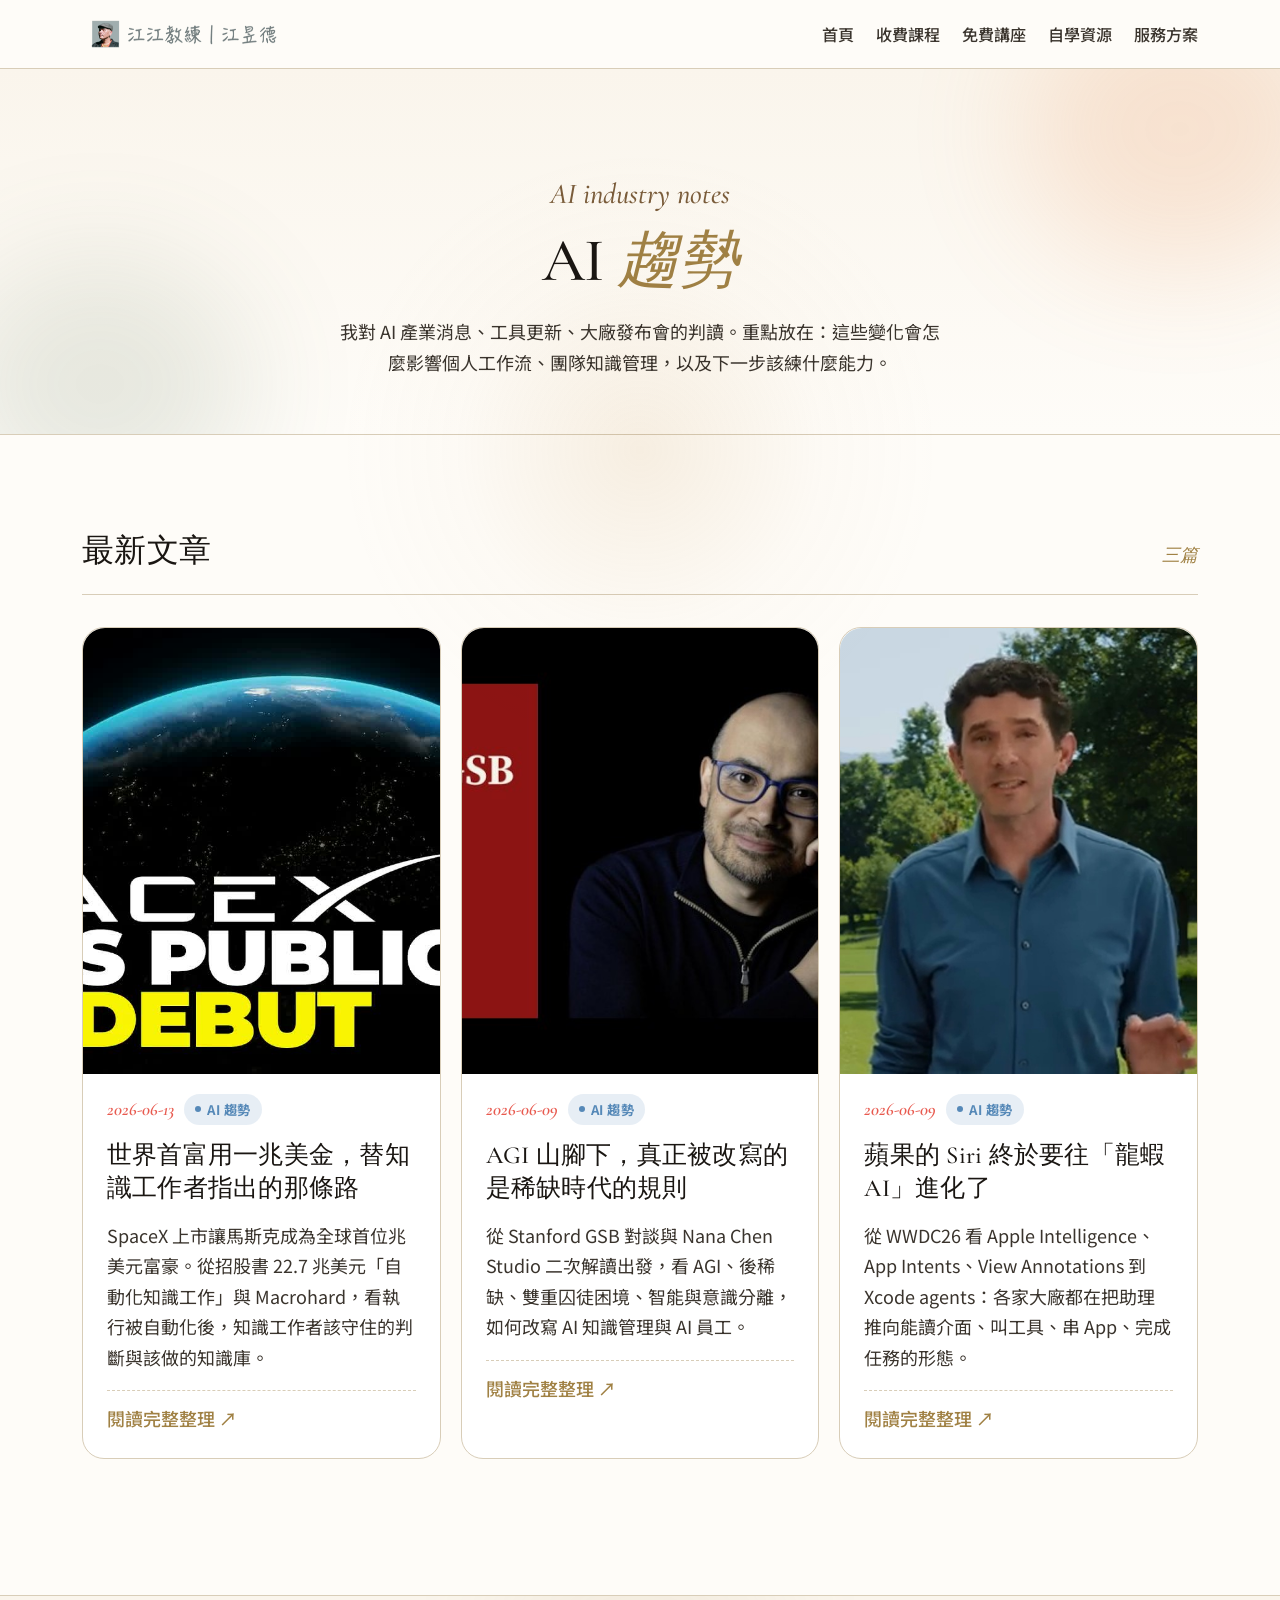
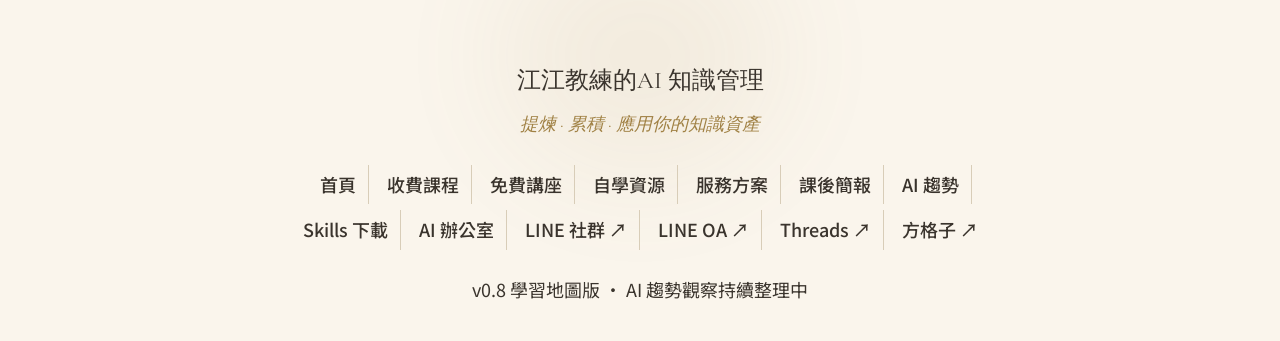
<file: ai-trends.html>
<!doctype html>
<html lang="zh-Hant">
<head>
<meta charset="utf-8" />
<meta name="viewport" content="width=device-width,initial-scale=1" />
<title>AI 趨勢 · 江江教練 · AI 知識管理</title>
<meta name="description" content="江江教練的 AI 趨勢觀察：整理 AI 產業消息、工具變化與大廠發布會，從知識管理與工作流角度判讀對個人和團隊的影響。" />
<link rel="canonical" href="https://ai-km-jiang.vercel.app/ai-trends.html" />
<meta property="og:type" content="website" />
<meta property="og:url" content="https://ai-km-jiang.vercel.app/ai-trends.html" />
<meta property="og:title" content="AI 趨勢 · 江江教練 · AI 知識管理" />
<meta property="og:description" content="AI 產業消息、工具變化與大廠發布會的判讀。包含 Apple WWDC26 與 Demis Hassabis 對 AGI、AlphaFold、AI 原生世代的訪談整理。" />
<meta property="og:image" content="https://ai-km-jiang.vercel.app/images/ai-trends-apple-siri-lobster-ai.jpg" />
<meta property="og:locale" content="zh_TW" />
<meta property="og:site_name" content="江江教練 · AI 知識管理" />
<meta name="twitter:card" content="summary_large_image" />
<meta name="twitter:title" content="AI 趨勢 · 江江教練 · AI 知識管理" />
<meta name="twitter:description" content="AI 產業消息、工具變化與大廠發布會的判讀。包含 Apple WWDC26 與 Demis Hassabis 對 AGI、AlphaFold、AI 原生世代的訪談整理。" />
<meta name="twitter:image" content="https://ai-km-jiang.vercel.app/images/ai-trends-apple-siri-lobster-ai.jpg" />
<link rel="preconnect" href="https://fonts.googleapis.com" />
<link rel="preconnect" href="https://fonts.gstatic.com" crossorigin />
<link rel="stylesheet" href="https://fonts.googleapis.com/css2?family=Cormorant+Garamond:ital,wght@0,400;0,500;0,600;1,400;1,500&family=Caveat:wght@400;500;600;700&family=Noto+Sans+TC:wght@400;500;700&family=JetBrains+Mono:wght@400;500&display=swap" />
<link rel="stylesheet" href="styles.css?v=20260603-learning-map" />
</head>
<body class="spotlight" data-motion-type="pointer">

<nav class="top">
  <div class="container">
    <a class="nav-brand-img" href="index.html"><img src="images/footer-signature.png" alt="江江教練 | 江昱德" /></a>
    <button class="nav-toggle" aria-label="選單"><span></span><span></span><span></span></button>
    <ul class="nav-menu">
      <li><a href="index.html">首頁</a></li>
      <li><a href="offers.html">收費課程</a></li>
      <li><a href="courses.html">免費講座</a></li>
      <li><a href="learn.html">自學資源</a></li>
      <li><a href="cases.html">服務方案</a></li>
    </ul>
  </div>
</nav>

<div class="page-header">
  <div class="watercolor wc-sage"></div>
  <div class="watercolor wc-peach"></div>
  <div class="container narrow">
    <div class="eyebrow">AI industry notes</div>
    <h1>AI <span class="italic">趨勢</span></h1>
    <p>我對 AI 產業消息、工具更新、大廠發布會的判讀。重點放在：這些變化會怎麼影響個人工作流、團隊知識管理，以及下一步該練什麼能力。</p>
  </div>
</div>

<section>
  <div class="container">
    <div class="group-header">
      <h2>最新文章</h2>
      <span class="group-count">三篇</span>
    </div>

    <div class="list-grid cols-3">
      <article class="list-card course-card has-thumb" id="spacex-ipo-musk-trillionaire-knowledge-work">
        <div class="card-thumbnail"><img src="ai-trends/spacex-ipo-musk-trillionaire-knowledge-work/assets/youtube-thumbnail.jpg" alt="SpaceX 上市 馬斯克兆美元富豪 AI 趨勢判讀" loading="lazy" /></div>
        <div class="card-body">
          <div class="card-meta">
            <span class="card-date">2026-06-13</span>
            <span class="badge external">AI 趨勢</span>
          </div>
          <h3>世界首富用一兆美金，替知識工作者指出的那條路</h3>
          <p>SpaceX 上市讓馬斯克成為全球首位兆美元富豪。從招股書 22.7 兆美元「自動化知識工作」與 Macrohard，看執行被自動化後，知識工作者該守住的判斷與該做的知識庫。</p>
          <div class="card-links">
            <a href="ai-trends/spacex-ipo-musk-trillionaire-knowledge-work/">閱讀完整整理 ↗</a>
          </div>
        </div>
      </article>

      <article class="list-card course-card has-thumb" id="demis-hassabis-agi-science-ai">
        <div class="card-thumbnail"><img src="ai-trends/demis-hassabis-agi-science-ai/assets/youtube-thumbnail.jpg" alt="Demis Hassabis Stanford GSB AI 趨勢判讀" loading="lazy" /></div>
        <div class="card-body">
          <div class="card-meta">
            <span class="card-date">2026-06-09</span>
            <span class="badge external">AI 趨勢</span>
          </div>
          <h3>AGI 山腳下，真正被改寫的是稀缺時代的規則</h3>
          <p>從 Stanford GSB 對談與 Nana Chen Studio 二次解讀出發，看 AGI、後稀缺、雙重囚徒困境、智能與意識分離，如何改寫 AI 知識管理與 AI 員工。</p>
          <div class="card-links">
            <a href="ai-trends/demis-hassabis-agi-science-ai/">閱讀完整整理 ↗</a>
          </div>
        </div>
      </article>

      <article class="list-card course-card has-thumb" id="apple-wwdc26-siri-lobster-ai">
        <div class="card-thumbnail"><img src="ai-trends/apple-wwdc26-siri-lobster-ai/assets/slide-13-swift-64.jpg" alt="Apple WWDC26 Siri 龍蝦 AI 趨勢判讀" loading="lazy" /></div>
        <div class="card-body">
          <div class="card-meta">
            <span class="card-date">2026-06-09</span>
            <span class="badge external">AI 趨勢</span>
          </div>
          <h3>蘋果的 Siri 終於要往「龍蝦 AI」進化了</h3>
          <p>從 WWDC26 看 Apple Intelligence、App Intents、View Annotations 到 Xcode agents：各家大廠都在把助理推向能讀介面、叫工具、串 App、完成任務的形態。</p>
          <div class="card-links">
            <a href="ai-trends/apple-wwdc26-siri-lobster-ai/">閱讀完整整理 ↗</a>
          </div>
        </div>
      </article>
    </div>
  </div>
</section>

<footer>
  <div class="watercolor wc-sand"></div>
  <div class="container">
    <div class="foot-brand">
      <div class="logo"><span class="eye">江江教練的</span>AI 知識管理</div>
      <p>提煉 · 累積 · 應用你的知識資產</p>
    </div>

    <div class="foot-links">
      <a href="index.html">首頁</a>
      <a href="offers.html">收費課程</a>
      <a href="courses.html">免費講座</a>
      <a href="learn.html">自學資源</a>
      <a href="cases.html">服務方案</a>
      <a href="resources.html">課後簡報</a>
      <a href="ai-trends.html">AI 趨勢</a>
      <a href="skills.html">Skills 下載</a>
      <a href="ai-office/">AI 辦公室</a>
      <a href="https://line.me/R/ti/g2/V63_43ngbs_kq1mpVc9LlxXB-1kchHnwdsy3WQ" target="_blank" rel="noopener">LINE 社群 ↗</a>
      <a href="https://line.me/R/ti/p/@713kczfc" target="_blank" rel="noopener">LINE OA ↗</a>
      <a href="https://www.threads.com/@jiang_yude_coach" target="_blank" rel="noopener">Threads ↗</a>
      <a href="https://vocus.cc/salon/Jiang_Coach" target="_blank" rel="noopener">方格子 ↗</a>
    </div>

    <div class="foot-note">
      v0.8 學習地圖版 · AI 趨勢觀察持續整理中
    </div>
  </div>
</footer>

<script src="spotlight.js?v=20260603-learning-map"></script>
</body>
</html>
</file>
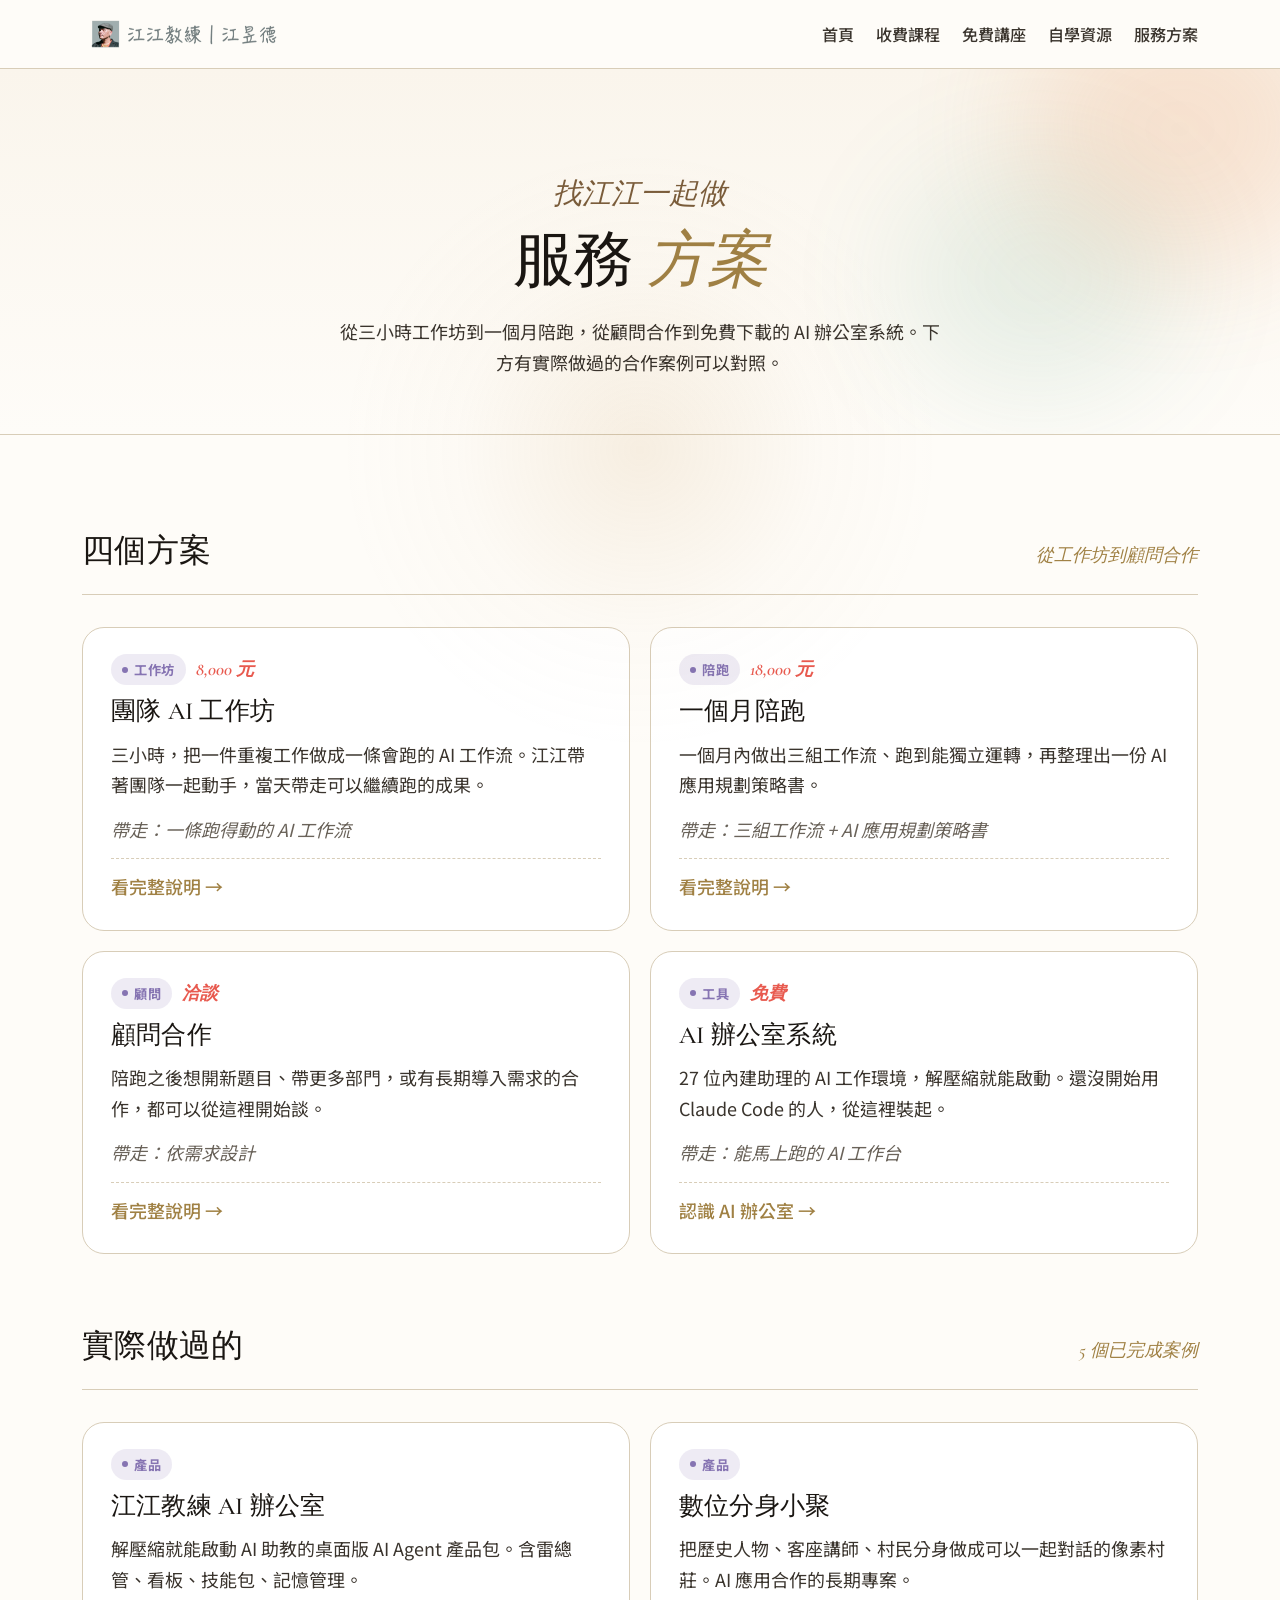
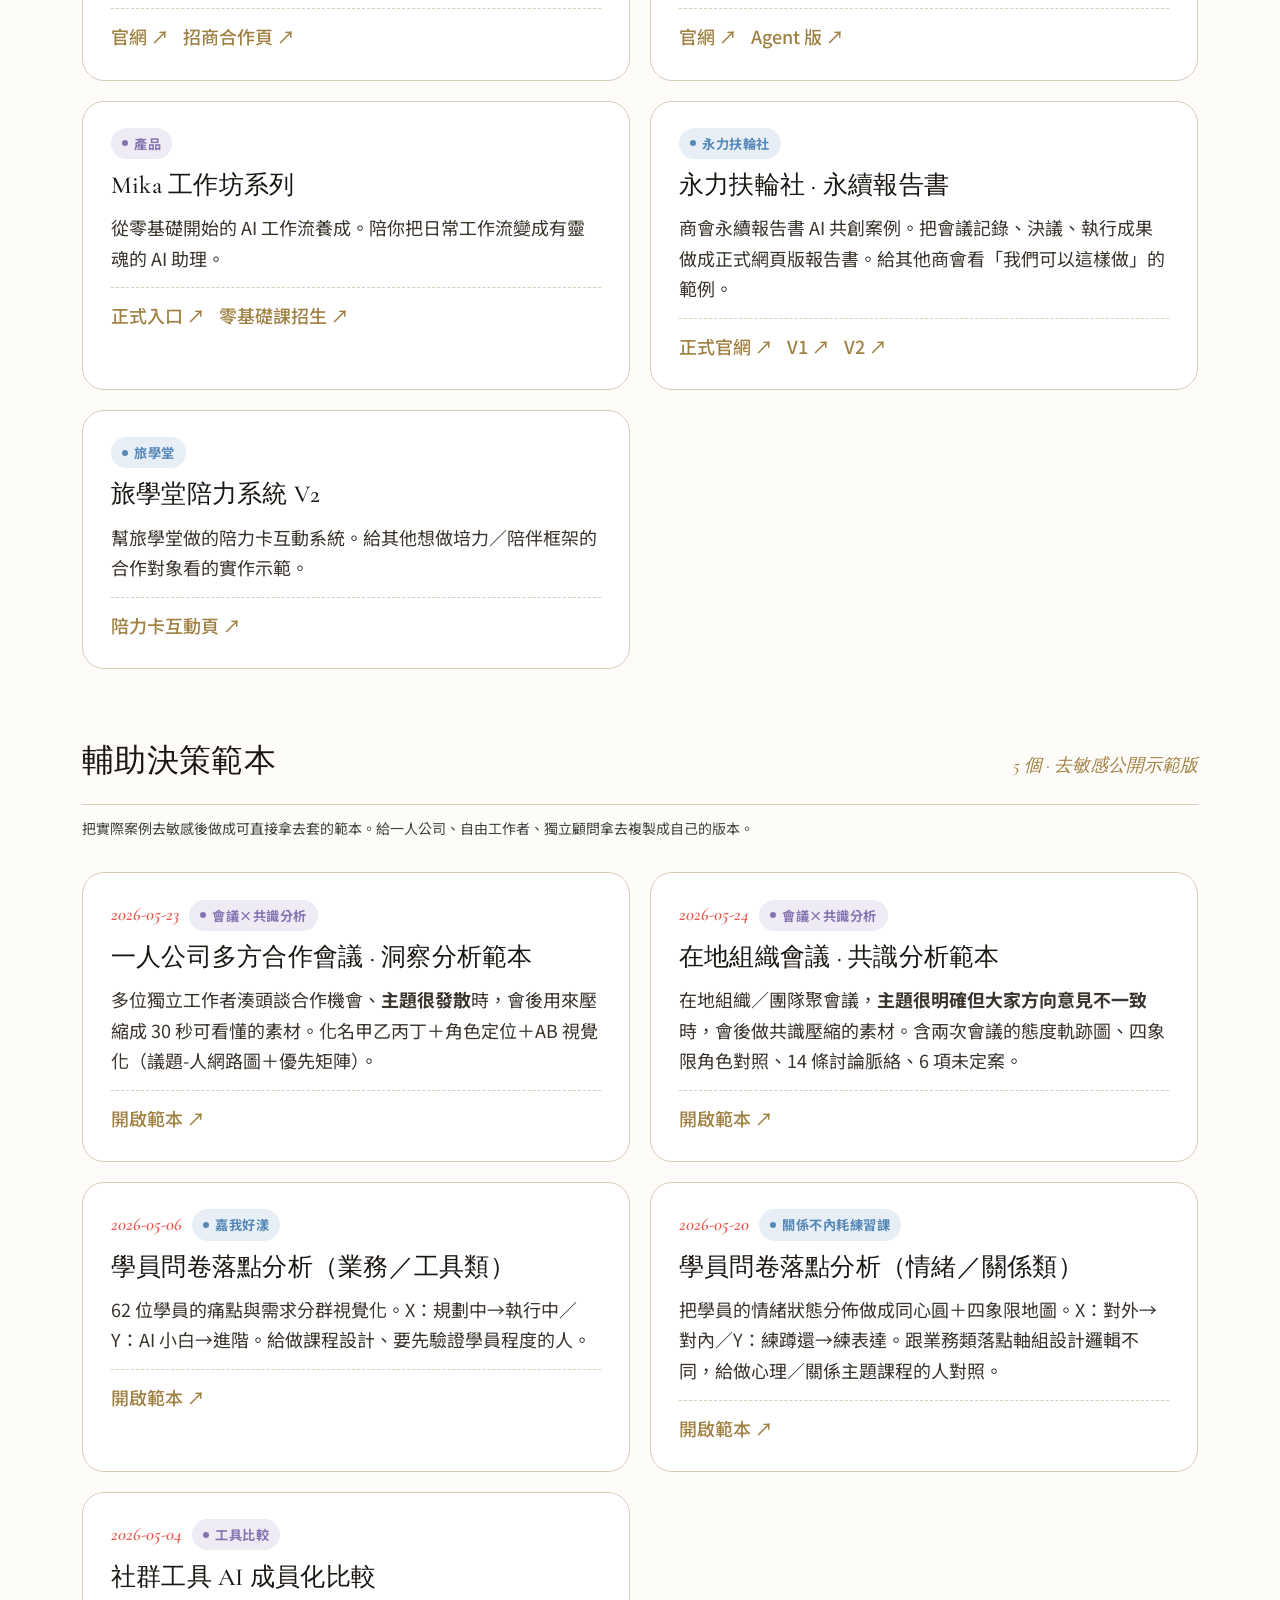
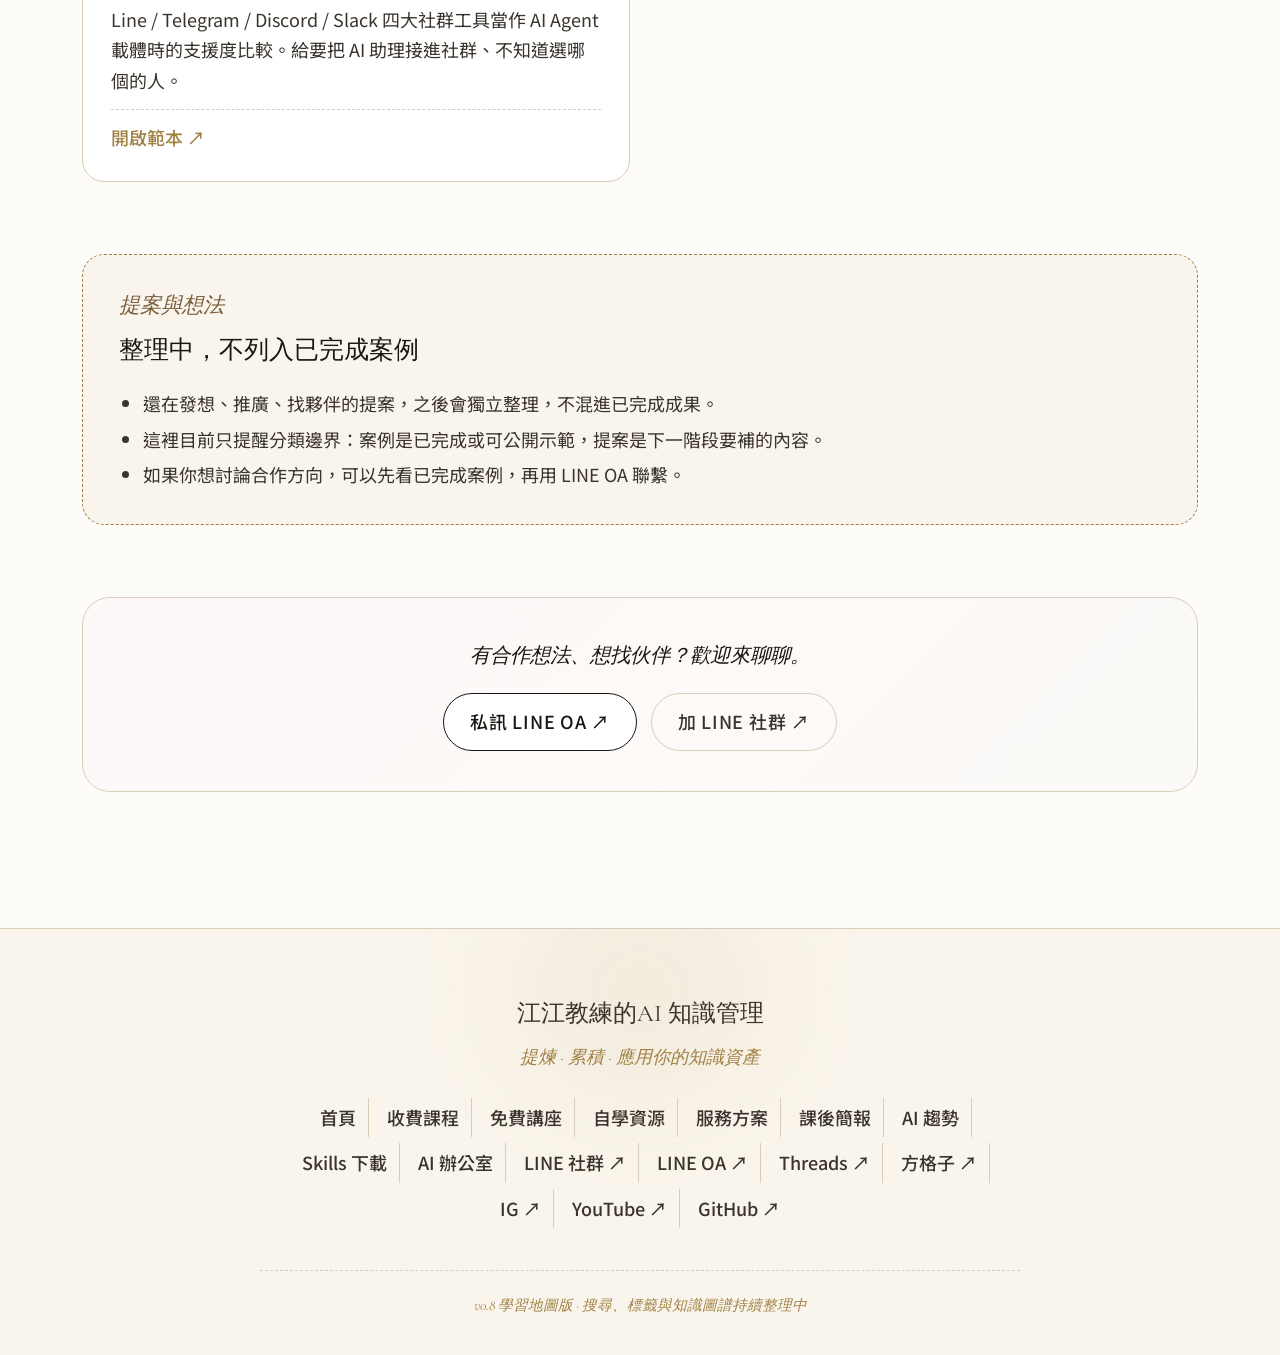
<file: cases.html>
<!doctype html>
<html lang="zh-Hant">
<head>
<meta charset="utf-8" />
<meta name="viewport" content="width=device-width,initial-scale=1" />
<title>服務方案 · 江江教練 · AI 知識管理</title>
<meta name="description" content="江江教練的合作案例：AI 辦公室產品、永力扶輪社永續報告書、旅學堂陪力系統等已完成案例。了解 AI 如何在實際組織與產品中落地。" />
<link rel="canonical" href="https://ai-km-jiang.vercel.app/cases.html" />
<meta property="og:type" content="website" />
<meta property="og:url" content="https://ai-km-jiang.vercel.app/cases.html" />
<meta property="og:title" content="合作案例 · 江江教練 · AI 知識管理" />
<meta property="og:description" content="江江教練的合作案例：AI 辦公室產品、永力扶輪社永續報告書、旅學堂陪力系統等已完成案例。了解 AI 如何在實際組織與產品中落地。" />
<meta property="og:image" content="https://ai-km-jiang.vercel.app/images/intro-jiang.png" />
<meta property="og:locale" content="zh_TW" />
<meta property="og:site_name" content="江江教練 · AI 知識管理" />
<meta name="twitter:card" content="summary_large_image" />
<meta name="twitter:title" content="合作案例 · 江江教練 · AI 知識管理" />
<meta name="twitter:description" content="江江教練的合作案例：AI 辦公室產品、永力扶輪社永續報告書、旅學堂陪力系統等已完成案例。了解 AI 如何在實際組織與產品中落地。" />
<meta name="twitter:image" content="https://ai-km-jiang.vercel.app/images/intro-jiang.png" />
<link rel="preconnect" href="https://fonts.googleapis.com" />
<link rel="preconnect" href="https://fonts.gstatic.com" crossorigin />
<link rel="stylesheet" href="https://fonts.googleapis.com/css2?family=Cormorant+Garamond:ital,wght@0,400;0,500;0,600;1,400;1,500&family=Caveat:wght@400;500;600;700&family=Noto+Sans+TC:wght@400;500;700&family=JetBrains+Mono:wght@400;500&display=swap" />
<link rel="stylesheet" href="styles.css?v=20260603-learning-map" />
</head>
<body class="spotlight" data-motion-type="pointer">

<nav class="top">
  <div class="container">
    <a class="nav-brand-img" href="index.html"><img src="images/footer-signature.png" alt="江江教練 | 江昱德" /></a>
    <button class="nav-toggle" aria-label="選單"><span></span><span></span><span></span></button>
    <ul class="nav-menu">
      <li><a href="index.html">首頁</a></li>
      <li><a href="offers.html">收費課程</a></li>
      <li><a href="courses.html">免費講座</a></li>
      <li><a href="learn.html">自學資源</a></li>
      <li><a href="cases.html" class="active">服務方案</a></li>
    </ul>
  </div>
</nav>

<div class="page-header">
  <div class="watercolor wc-peach"></div>
  <div class="watercolor wc-mint"></div>
  <div class="container narrow">
    <div class="eyebrow">找江江一起做</div>
    <h1>服務 <span class="italic">方案</span></h1>
    <p>從三小時工作坊到一個月陪跑，從顧問合作到免費下載的 AI 辦公室系統。下方有實際做過的合作案例可以對照。</p>
  </div>
</div>

<section>
  <div class="container">

    <!-- 四個方案 -->
    <div class="group-header" id="plans">
      <h2>四個方案</h2>
      <span class="group-count">從工作坊到顧問合作</span>
    </div>
    <div class="list-grid cols-2">

      <div class="list-card" id="plan-8000">
        <div class="card-meta">
          <span class="badge planning">工作坊</span>
          <span class="card-date">8,000 元</span>
        </div>
        <h3>團隊 AI 工作坊</h3>
        <p>三小時，把一件重複工作做成一條會跑的 AI 工作流。江江帶著團隊一起動手，當天帶走可以繼續跑的成果。</p>
        <p style="font-size:1.06rem;color:var(--ink-faint);font-style:italic;margin-top:8px;">帶走：一條跑得動的 AI 工作流</p>
        <div class="card-links">
          <a href="offers.html#card-8000">看完整說明 →</a>
        </div>
      </div>

      <div class="list-card" id="plan-18000">
        <div class="card-meta">
          <span class="badge planning">陪跑</span>
          <span class="card-date">18,000 元</span>
        </div>
        <h3>一個月陪跑</h3>
        <p>一個月內做出三組工作流、跑到能獨立運轉，再整理出一份 AI 應用規劃策略書。</p>
        <p style="font-size:1.06rem;color:var(--ink-faint);font-style:italic;margin-top:8px;">帶走：三組工作流 + AI 應用規劃策略書</p>
        <div class="card-links">
          <a href="offers.html#card-18000">看完整說明 →</a>
        </div>
      </div>

      <div class="list-card" id="plan-consulting">
        <div class="card-meta">
          <span class="badge planning">顧問</span>
          <span class="card-date">洽談</span>
        </div>
        <h3>顧問合作</h3>
        <p>陪跑之後想開新題目、帶更多部門，或有長期導入需求的合作，都可以從這裡開始談。</p>
        <p style="font-size:1.06rem;color:var(--ink-faint);font-style:italic;margin-top:8px;">帶走：依需求設計</p>
        <div class="card-links">
          <a href="offers.html#card-consulting">看完整說明 →</a>
        </div>
      </div>

      <div class="list-card" id="plan-ai-office">
        <div class="card-meta">
          <span class="badge planning">工具</span>
          <span class="card-date">免費</span>
        </div>
        <h3>AI 辦公室系統</h3>
        <p>27 位內建助理的 AI 工作環境，解壓縮就能啟動。還沒開始用 Claude Code 的人，從這裡裝起。</p>
        <p style="font-size:1.06rem;color:var(--ink-faint);font-style:italic;margin-top:8px;">帶走：能馬上跑的 AI 工作台</p>
        <div class="card-links">
          <a href="ai-office/">認識 AI 辦公室 →</a>
        </div>
      </div>

    </div>

    <!-- 實際做過的 -->
    <div class="group-header" style="margin-top: 64px;" id="completed">
      <h2>實際做過的</h2>
      <span class="group-count">5 個已完成案例</span>
    </div>
    <div class="list-grid cols-2">

      <div class="list-card">
        <div class="card-meta">
          <span class="badge planning">產品</span>
        </div>
        <h3>江江教練 AI 辦公室</h3>
        <p>解壓縮就能啟動 AI 助教的桌面版 AI Agent 產品包。含雷總管、看板、技能包、記憶管理。</p>
        <div class="card-links">
          <a href="https://jiangjiang-ai-office.vercel.app/" target="_blank" rel="noopener">官網 ↗</a>
          <a href="https://jiang-yude.github.io/ai-office-coop/" target="_blank" rel="noopener">招商合作頁 ↗</a>
        </div>
      </div>

      <div class="list-card">
        <div class="card-meta">
          <span class="badge planning">產品</span>
        </div>
        <h3>數位分身小聚</h3>
        <p>把歷史人物、客座講師、村民分身做成可以一起對話的像素村莊。AI 應用合作的長期專案。</p>
        <div class="card-links">
          <a href="https://twin-village.vercel.app/" target="_blank" rel="noopener">官網 ↗</a>
          <a href="https://github.com/Jiang-Yude/digital-twin-gathering-agent" target="_blank" rel="noopener">Agent 版 ↗</a>
        </div>
      </div>

      <div class="list-card">
        <div class="card-meta">
          <span class="badge planning">產品</span>
        </div>
        <h3>Mika 工作坊系列</h3>
        <p>從零基礎開始的 AI 工作流養成。陪你把日常工作流變成有靈魂的 AI 助理。</p>
        <div class="card-links">
          <a href="https://jiang-yude.github.io/mika-website/" target="_blank" rel="noopener">正式入口 ↗</a>
          <a href="https://jiang-yude.github.io/my-mika-workshop/" target="_blank" rel="noopener">零基礎課招生 ↗</a>
        </div>
      </div>

      <div class="list-card">
        <div class="card-meta">
          <span class="badge external">永力扶輪社</span>
        </div>
        <h3>永力扶輪社 · 永續報告書</h3>
        <p>商會永續報告書 AI 共創案例。把會議記錄、決議、執行成果做成正式網頁版報告書。給其他商會看「我們可以這樣做」的範例。</p>
        <div class="card-links">
          <a href="https://3481rctsi.vercel.app/" target="_blank" rel="noopener">正式官網 ↗</a>
          <a href="https://jiang-yude.github.io/my-yongli-sustainability-2026/" target="_blank" rel="noopener">V1 ↗</a>
          <a href="https://jiang-yude.github.io/my-yongli-sustainability-2026/v2/" target="_blank" rel="noopener">V2 ↗</a>
        </div>
      </div>

      <div class="list-card">
        <div class="card-meta">
          <span class="badge external">旅學堂</span>
        </div>
        <h3>旅學堂陪力系統 V2</h3>
        <p>幫旅學堂做的陪力卡互動系統。給其他想做培力／陪伴框架的合作對象看的實作示範。</p>
        <div class="card-links">
          <a href="https://jiang-yude.github.io/lxuetang-peili-v2/" target="_blank" rel="noopener">陪力卡互動頁 ↗</a>
        </div>
      </div>

    </div>

    <!-- 輔助決策範本 -->
    <div class="group-header" id="templates" style="margin-top: 64px;">
      <h2>輔助決策範本</h2>
      <span class="group-count">5 個 · 去敏感公開示範版</span>
    </div>
    <p style="color: #404040; font-size: 14px; line-height: 1.7; margin: -8px 0 24px;">
      把實際案例去敏感後做成可直接拿去套的範本。給一人公司、自由工作者、獨立顧問拿去複製成自己的版本。
    </p>
    <div class="list-grid cols-2">

      <div class="list-card">
        <div class="card-meta">
          <span class="card-date">2026-05-23</span>
          <span class="badge planning">會議×共識分析</span>
        </div>
        <h3>一人公司多方合作會議 · 洞察分析範本</h3>
        <p>多位獨立工作者湊頭談合作機會、<b>主題很發散</b>時，會後用來壓縮成 30 秒可看懂的素材。化名甲乙丙丁＋角色定位＋AB 視覺化（議題-人網路圖＋優先矩陣）。</p>
        <div class="card-links">
          <a href="cases/meeting-insight.html" target="_blank" rel="noopener">開啟範本 ↗</a>
        </div>
      </div>

      <div class="list-card">
        <div class="card-meta">
          <span class="card-date">2026-05-24</span>
          <span class="badge planning">會議×共識分析</span>
        </div>
        <h3>在地組織會議 · 共識分析範本</h3>
        <p>在地組織／團隊聚會議，<b>主題很明確但大家方向意見不一致</b>時，會後做共識壓縮的素材。含兩次會議的態度軌跡圖、四象限角色對照、14 條討論脈絡、6 項未定案。</p>
        <div class="card-links">
          <a href="https://meeting-template-deploy.vercel.app/" target="_blank" rel="noopener">開啟範本 ↗</a>
        </div>
      </div>

      <div class="list-card">
        <div class="card-meta">
          <span class="card-date">2026-05-06</span>
          <span class="badge external">嘉我好漾</span>
        </div>
        <h3>學員問卷落點分析（業務／工具類）</h3>
        <p>62 位學員的痛點與需求分群視覺化。X：規劃中→執行中／Y：AI 小白→進階。給做課程設計、要先驗證學員程度的人。</p>
        <div class="card-links">
          <a href="https://jiang-yude.github.io/my-poll-jiawo-0505/" target="_blank" rel="noopener">開啟範本 ↗</a>
        </div>
      </div>

      <div class="list-card">
        <div class="card-meta">
          <span class="card-date">2026-05-20</span>
          <span class="badge external">關係不內耗練習課</span>
        </div>
        <h3>學員問卷落點分析（情緒／關係類）</h3>
        <p>把學員的情緒狀態分佈做成同心圓＋四象限地圖。X：對外→對內／Y：練蹲還→練表達。跟業務類落點軸組設計邏輯不同，給做心理／關係主題課程的人對照。</p>
        <div class="card-links">
          <a href="https://jiang-yude.github.io/my-poll-relation-0520/" target="_blank" rel="noopener">開啟範本 ↗</a>
        </div>
      </div>

      <div class="list-card">
        <div class="card-meta">
          <span class="card-date">2026-05-04</span>
          <span class="badge planning">工具比較</span>
        </div>
        <h3>社群工具 AI 成員化比較</h3>
        <p>Line / Telegram / Discord / Slack 四大社群工具當作 AI Agent 載體時的支援度比較。給要把 AI 助理接進社群、不知道選哪個的人。</p>
        <div class="card-links">
          <a href="cases/social-tools-comparison.html" target="_blank" rel="noopener">開啟範本 ↗</a>
        </div>
      </div>

    </div>

    <div class="placeholder-box">
      <div class="eyebrow">提案與想法</div>
      <h3>整理中，不列入已完成案例</h3>
      <ul>
        <li>還在發想、推廣、找夥伴的提案，之後會獨立整理，不混進已完成成果。</li>
        <li>這裡目前只提醒分類邊界：案例是已完成或可公開示範，提案是下一階段要補的內容。</li>
        <li>如果你想討論合作方向，可以先看已完成案例，再用 LINE OA 聯繫。</li>
      </ul>
    </div>

    <!-- 歡迎參與 CTA -->
    <div class="cta-box">
      <p>有合作想法、想找伙伴？歡迎來聊聊。</p>
      <div class="btn-row">
        <a class="button" href="https://line.me/R/ti/p/@713kczfc" target="_blank" rel="noopener">私訊 LINE OA ↗</a>
        <a class="button ghost" href="https://line.me/R/ti/g2/V63_43ngbs_kq1mpVc9LlxXB-1kchHnwdsy3WQ" target="_blank" rel="noopener">加 LINE 社群 ↗</a>
      </div>
    </div>

  </div>
</section>

<footer>
  <div class="watercolor wc-sand"></div>
  <div class="container">
    <div class="foot-brand">
      <div class="logo"><span class="eye">江江教練的</span>AI 知識管理</div>
      <p>提煉 · 累積 · 應用你的知識資產</p>
    </div>

    <div class="foot-links">
      <a href="index.html">首頁</a>
      <a href="offers.html">收費課程</a>
      <a href="courses.html">免費講座</a>
      <a href="learn.html">自學資源</a>
      <a href="cases.html">服務方案</a>
      <a href="resources.html">課後簡報</a>
      <a href="ai-trends.html">AI 趨勢</a>
      <a href="skills.html">Skills 下載</a>
      <a href="ai-office/">AI 辦公室</a>
      <a href="https://line.me/R/ti/g2/V63_43ngbs_kq1mpVc9LlxXB-1kchHnwdsy3WQ" target="_blank" rel="noopener">LINE 社群 ↗</a>
      <a href="https://line.me/R/ti/p/@713kczfc" target="_blank" rel="noopener">LINE OA ↗</a>
      <a href="https://www.threads.com/@jiang_yude_coach" target="_blank" rel="noopener">Threads ↗</a>
      <a href="https://vocus.cc/salon/Jiang_Coach" target="_blank" rel="noopener">方格子 ↗</a>
      <a href="https://www.instagram.com/jiang_yude_coach/" target="_blank" rel="noopener">IG ↗</a>
      <a href="https://www.youtube.com/@aipkmcc" target="_blank" rel="noopener">YouTube ↗</a>
      <a href="https://github.com/Jiang-Yude" target="_blank" rel="noopener">GitHub ↗</a>
    </div>

    <div class="foot-meta">
      v0.8 學習地圖版 · 搜尋、標籤與知識圖譜持續整理中
    </div>
  </div>
</footer>

<script src="spotlight.js" defer></script>
</body>
</html>
</file>
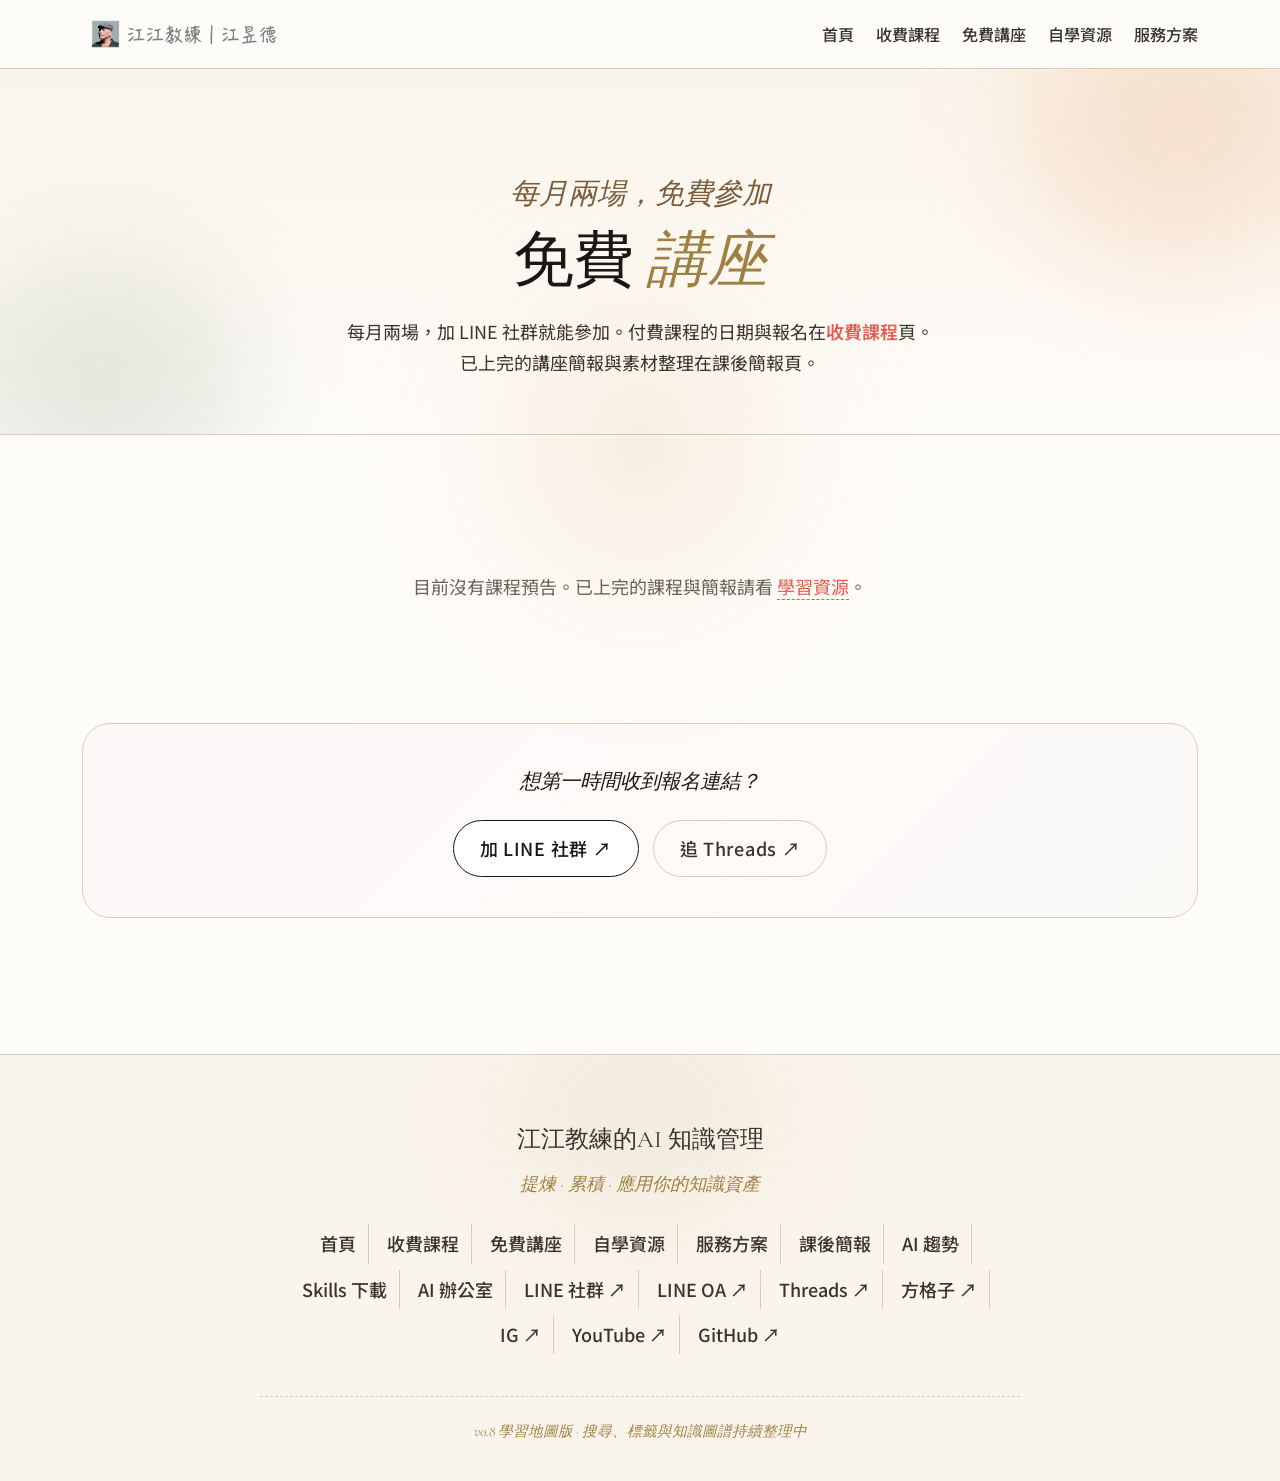
<file: courses.html>
<!doctype html>
<html lang="zh-Hant">
<head>
<meta charset="utf-8" />
<meta name="viewport" content="width=device-width,initial-scale=1" />
<title>免費講座 · 江江教練 · AI 知識管理</title>
<meta name="description" content="江江教練的課程預告：每月免費線上講座、申請制付費工作坊、外部授課場次。主題涵蓋 AI 知識管理、Claude Agent 工作流、隱性知識提煉。" />
<link rel="canonical" href="https://ai-km-jiang.vercel.app/courses.html" />
<meta property="og:type" content="website" />
<meta property="og:url" content="https://ai-km-jiang.vercel.app/courses.html" />
<meta property="og:title" content="課程預告 · 江江教練 · AI 知識管理" />
<meta property="og:description" content="江江教練的課程預告：每月免費線上講座、申請制付費工作坊、外部授課場次。主題涵蓋 AI 知識管理、Claude Agent 工作流、隱性知識提煉。" />
<meta property="og:image" content="https://ai-km-jiang.vercel.app/images/intro-jiang.png" />
<meta property="og:locale" content="zh_TW" />
<meta property="og:site_name" content="江江教練 · AI 知識管理" />
<meta name="twitter:card" content="summary_large_image" />
<meta name="twitter:title" content="課程預告 · 江江教練 · AI 知識管理" />
<meta name="twitter:description" content="江江教練的課程預告：每月免費線上講座、申請制付費工作坊、外部授課場次。主題涵蓋 AI 知識管理、Claude Agent 工作流、隱性知識提煉。" />
<meta name="twitter:image" content="https://ai-km-jiang.vercel.app/images/intro-jiang.png" />
<link rel="preconnect" href="https://fonts.googleapis.com" />
<link rel="preconnect" href="https://fonts.gstatic.com" crossorigin />
<link rel="stylesheet" href="https://fonts.googleapis.com/css2?family=Cormorant+Garamond:ital,wght@0,400;0,500;0,600;1,400;1,500&family=Caveat:wght@400;500;600;700&family=Noto+Sans+TC:wght@400;500;700&family=JetBrains+Mono:wght@400;500&display=swap" />
<link rel="stylesheet" href="styles.css?v=20260603-learning-map" />
</head>
<body class="spotlight" data-motion-type="pointer">

<nav class="top">
  <div class="container">
    <a class="nav-brand-img" href="index.html"><img src="images/footer-signature.png" alt="江江教練 | 江昱德" /></a>
    <button class="nav-toggle" aria-label="選單"><span></span><span></span><span></span></button>
    <ul class="nav-menu">
      <li><a href="index.html">首頁</a></li>
      <li><a href="offers.html">收費課程</a></li>
      <li><a href="courses.html" class="active">免費講座</a></li>
      <li><a href="learn.html">自學資源</a></li>
      <li><a href="cases.html">服務方案</a></li>
    </ul>
  </div>
</nav>

<div class="page-header">
  <div class="watercolor wc-peach"></div>
  <div class="watercolor wc-sage"></div>
  <div class="container narrow">
    <div class="eyebrow">每月兩場，免費參加</div>
    <h1>免費 <span class="italic">講座</span></h1>
    <p>每月兩場，加 LINE 社群就能參加。付費課程的日期與報名在<a href="offers.html" style="color:var(--c-coral);text-decoration:none;font-weight:600;">收費課程</a>頁。已上完的講座簡報與素材整理在課後簡報頁。</p>
  </div>
</div>

<section>
  <div class="container">

    <!-- 全部課程：由 courses-render.js?v=20260603-resources-covers 動態渲染（資料源：courses-data.js?v=20260603-resources-covers）-->
    <div id="all-courses"><div style="margin-bottom: 12px;"><div class="eyebrow">未來的課</div></div>
        <div class="group-header">
          <h2>本月</h2>
          <span class="group-count">5 場</span>
        </div>

        <div class="list-grid cols-3">

      <div class="list-card course-card has-thumb" data-course-id="2026-06-07-ai-employee">
        <div class="card-thumbnail"><img src="images/courses/2026-06-03-1719-ai-employee-course-poster.jpg" alt="怎麼訓練自己的 AI 員工" loading="lazy" /></div>
        <div class="card-body">
          <div class="card-meta">
            <span class="card-date">06-07 (日) 20:00</span>
          </div>
          <h3>怎麼訓練自己的 AI 員工</h3>
          <div class="card-modes"><span class="mode-badge venue-online">線上</span><span class="mode-badge reg-open">開放報名</span></div>
          <a class="course-detail-link" href="https://ai-km-jiang.vercel.app/courses/2026-06-03-1719-ai-employee-course.html" target="_blank" rel="noopener">📄 完整課程內容與簡報 ↗</a>
          <div class="course-cta open">
            <a class="cta-btn cta-has-tip" href="https://line.me/R/ti/g2/V63_43ngbs_kq1mpVc9LlxXB-1kchHnwdsy3WQ" target="_blank" rel="noopener" data-tip="報名請加入我的 LINE 社群，
講座連結會分享在社群記事本">免費參加 ↗</a>
            <p class="cta-note">免費，講座連結會分享在 LINE 社群記事本</p>
          </div>
        </div>
      </div>
      <div class="list-card course-card" data-course-id="2026-06-10-boss-ai-strategy">
        <div class="card-thumbnail-placeholder">
      <div class="ph-decor ph-decor-a"></div>
      <div class="ph-decor ph-decor-b"></div>
      <div class="ph-top">
        <span class="ph-month-mark">JUNE</span>
      </div>
      <div class="ph-mid">
        <div class="ph-day">10</div>
        <div class="ph-month-cn">Jun</div>
      </div>
      <div class="ph-bottom">
        <div class="ph-title">給企業主的 AI 駕馭策略課</div>
        <div class="ph-org">付費工作坊</div>
      </div>
    </div>
        <div class="card-body">
          <div class="card-meta">
            <span class="card-date">6 月 · 時間待定</span>
          </div>
          <h3>給企業主的 AI 駕馭策略課</h3>
          <div class="card-modes"><span class="mode-badge venue-tbd">待定</span><span class="mode-badge reg-pending">待開放</span></div>

          <div class="course-cta pending"><p class="cta-note">設計中，6/1 開始推廣，屆時公布報名連結</p></div>
        </div>
      </div>
      <div class="list-card course-card" data-course-id="2026-06-14-confluence-workflow">
        <div class="card-thumbnail-placeholder">
      <div class="ph-decor ph-decor-a"></div>
      <div class="ph-decor ph-decor-b"></div>
      <div class="ph-top">
        <span class="ph-month-mark">JUNE</span>
      </div>
      <div class="ph-mid">
        <div class="ph-day">14</div>
        <div class="ph-month-cn">Jun</div>
      </div>
      <div class="ph-bottom">
        <div class="ph-title">一人一隻手機就能完成的 團隊資訊匯流工作法</div>
        <div class="ph-org">免費講座</div>
      </div>
    </div>
        <div class="card-body">
          <div class="card-meta">
            <span class="card-date">06-14 (日) 20:00</span>
          </div>
          <h3>一人一隻手機就能完成的 團隊資訊匯流工作法</h3>
          <div class="card-modes"><span class="mode-badge venue-online">線上</span><span class="mode-badge reg-open">開放報名</span></div>

          <div class="course-cta open">
            <a class="cta-btn cta-has-tip" href="https://line.me/R/ti/g2/V63_43ngbs_kq1mpVc9LlxXB-1kchHnwdsy3WQ" target="_blank" rel="noopener" data-tip="我每月固定舉辦兩場免費線上講座，
講座資訊請看我的 LINE 社群">免費參加 ↗</a>
            <p class="cta-note">免費，加入 LINE 社群收到講座資訊</p>
          </div>
        </div>
      </div>
      <div class="list-card course-card has-thumb" data-course-id="2026-06-17-wenzao-agent-workflow">
        <div class="card-thumbnail"><img src="images/courses/2026-06-17-wenzao-agent-workflow.jpg" alt="文藻大學「講師的 Agent 工作流」" loading="lazy" /></div>
        <div class="card-body">
          <div class="card-meta">
            <span class="card-date">06-17 (三) 12:00</span>
          </div>
          <h3>文藻大學「講師的 Agent 工作流」</h3>
          <div class="card-modes"><span class="mode-badge venue-online">線上</span><span class="mode-badge reg-private">專場</span></div>
          <a class="course-detail-link" href="https://ai-km-jiang.vercel.app/courses/2026-05-23-agent-workflow/" target="_blank" rel="noopener">📄 完整課程內容與簡報 ↗</a>
          <div class="course-cta private">
          <p class="cta-private-tag">主辦：<strong>文藻大學</strong></p>
          <p class="cta-private-sub">封閉場次，由主辦邀約</p>
          <p class="cta-note">教師與行政人員專場，6/17 12:00-13:00</p>
        </div>
        </div>
      </div>
      <div class="list-card course-card" data-course-id="2026-06-27-parent-child-ai-story">
        <div class="card-thumbnail-placeholder">
      <div class="ph-decor ph-decor-a"></div>
      <div class="ph-decor ph-decor-b"></div>
      <div class="ph-top">
        <span class="ph-month-mark">JUNE</span>
      </div>
      <div class="ph-mid">
        <div class="ph-day">27</div>
        <div class="ph-month-cn">Jun</div>
      </div>
      <div class="ph-bottom">
        <div class="ph-title">星奇兒親子 AI 故事工作坊</div>
        <div class="ph-org">主辦：陳穎君</div>
      </div>
    </div>
        <div class="card-body">
          <div class="card-meta">
            <span class="card-date">06-27 (六) 14:00</span>
          </div>
          <h3>星奇兒親子 AI 故事工作坊</h3>
          <div class="card-modes"><span class="mode-badge venue-tbd">待定</span><span class="mode-badge reg-private">專場</span></div>

          <div class="course-cta private">
          <p class="cta-private-tag">主辦：<strong>陳穎君</strong></p>
          <p class="cta-private-sub">封閉場次，由主辦邀約</p>
          <p class="cta-note">親子工作坊邀約場</p>
        </div>
        </div>
      </div>
        </div>
        <div class="group-header">
          <h2>下月</h2>
          <span class="group-count">2 場</span>
        </div>

        <div class="list-grid cols-3">

      <div class="list-card course-card" data-course-id="2026-07-08-marketing-1">
        <div class="card-thumbnail-placeholder">
      <div class="ph-decor ph-decor-a"></div>
      <div class="ph-decor ph-decor-b"></div>
      <div class="ph-top">
        <span class="ph-month-mark">JULY</span>
      </div>
      <div class="ph-mid">
        <div class="ph-day">8</div>
        <div class="ph-month-cn">Jul</div>
      </div>
      <div class="ph-bottom">
        <div class="ph-title">AI Agent 與 Codex 實戰：把工作經驗變成 AI 員工</div>
        <div class="ph-org">主辦：嘉我好漾</div>
      </div>
    </div>
        <div class="card-body">
          <div class="card-meta">
            <span class="card-date">07-08 (三) 19:00</span>
          </div>
          <h3>AI Agent 與 Codex 實戰：把工作經驗變成 AI 員工</h3>
          <div class="card-modes"><span class="mode-badge venue-online">線上</span><span class="mode-badge reg-private">專場</span></div>

          <div class="course-cta private">
          <p class="cta-private-tag">主辦：<strong>嘉我好漾</strong></p>
          <p class="cta-private-sub">封閉場次，由主辦邀約</p>
          <p class="cta-note">嘉義縣勞青處青創課程，7/8 19:00-21:00</p>
        </div>
        </div>
      </div>
      <div class="list-card course-card" data-course-id="2026-07-14-marketing-2">
        <div class="card-thumbnail-placeholder">
      <div class="ph-decor ph-decor-a"></div>
      <div class="ph-decor ph-decor-b"></div>
      <div class="ph-top">
        <span class="ph-month-mark">JULY</span>
      </div>
      <div class="ph-mid">
        <div class="ph-day">14</div>
        <div class="ph-month-cn">Jul</div>
      </div>
      <div class="ph-bottom">
        <div class="ph-title">AI 圖文實作：把品牌資產做出來</div>
        <div class="ph-org">主辦：嘉我好漾</div>
      </div>
    </div>
        <div class="card-body">
          <div class="card-meta">
            <span class="card-date">07-14 (二) 19:00</span>
          </div>
          <h3>AI 圖文實作：把品牌資產做出來</h3>
          <div class="card-modes"><span class="mode-badge venue-online">線上</span><span class="mode-badge reg-private">專場</span></div>

          <div class="course-cta private">
          <p class="cta-private-tag">主辦：<strong>嘉我好漾</strong></p>
          <p class="cta-private-sub">封閉場次，由主辦邀約</p>
          <p class="cta-note">嘉義縣勞青處青創課程，7/14 19:00-21:00</p>
        </div>
        </div>
      </div>
        </div>
        <div class="group-header">
          <h2>後續檔期</h2>
          <span class="group-count">1 場</span>
        </div>
        <p class="group-intro">更後面的場次與時間未定的課程。</p>
        <div class="list-grid cols-3">

      <div class="list-card course-card" data-course-id="2026-08-xx-esg-agent">
        <div class="card-thumbnail-placeholder">
      <div class="ph-decor ph-decor-a"></div>
      <div class="ph-decor ph-decor-b"></div>
      <div class="ph-top">
        <span class="ph-month-mark">AUGUST</span>
      </div>
      <div class="ph-mid">
        <div class="ph-day">15</div>
        <div class="ph-month-cn">Aug</div>
      </div>
      <div class="ph-bottom">
        <div class="ph-title">Agent 文書處理基礎班 · ESG 場</div>
        <div class="ph-org">付費實體課</div>
      </div>
    </div>
        <div class="card-body">
          <div class="card-meta">
            <span class="card-date">8 月 · 時間待定</span>
          </div>
          <h3>Agent 文書處理基礎班 · ESG 場</h3>
          <div class="card-modes"><span class="mode-badge venue-tbd">待定</span><span class="mode-badge reg-pending">待開放</span></div>

          <div class="course-cta pending"><p class="cta-note">等小薇顧問 8 月考完試後敲定日期</p></div>
        </div>
      </div>
        </div></div>

    <!-- 提示與連結 -->
    <div class="cta-box">
      <p>想第一時間收到報名連結？</p>
      <div class="btn-row">
        <a class="button" href="https://line.me/R/ti/g2/V63_43ngbs_kq1mpVc9LlxXB-1kchHnwdsy3WQ" target="_blank" rel="noopener">加 LINE 社群 ↗</a>
        <a class="button ghost" href="https://www.threads.com/@jiang_yude_coach" target="_blank" rel="noopener">追 Threads ↗</a>
      </div>
    </div>

  </div>
</section>

<footer>
  <div class="watercolor wc-sand"></div>
  <div class="container">
    <div class="foot-brand">
      <div class="logo"><span class="eye">江江教練的</span>AI 知識管理</div>
      <p>提煉 · 累積 · 應用你的知識資產</p>
    </div>

    <div class="foot-links">
      <a href="index.html">首頁</a>
      <a href="offers.html">收費課程</a>
      <a href="courses.html">免費講座</a>
      <a href="learn.html">自學資源</a>
      <a href="cases.html">服務方案</a>
      <a href="resources.html">課後簡報</a>
      <a href="ai-trends.html">AI 趨勢</a>
      <a href="skills.html">Skills 下載</a>
      <a href="ai-office/">AI 辦公室</a>
      <a href="https://line.me/R/ti/g2/V63_43ngbs_kq1mpVc9LlxXB-1kchHnwdsy3WQ" target="_blank" rel="noopener">LINE 社群 ↗</a>
      <a href="https://line.me/R/ti/p/@713kczfc" target="_blank" rel="noopener">LINE OA ↗</a>
      <a href="https://www.threads.com/@jiang_yude_coach" target="_blank" rel="noopener">Threads ↗</a>
      <a href="https://vocus.cc/salon/Jiang_Coach" target="_blank" rel="noopener">方格子 ↗</a>
      <a href="https://www.instagram.com/jiang_yude_coach/" target="_blank" rel="noopener">IG ↗</a>
      <a href="https://www.youtube.com/@aipkmcc" target="_blank" rel="noopener">YouTube ↗</a>
      <a href="https://github.com/Jiang-Yude" target="_blank" rel="noopener">GitHub ↗</a>
    </div>

    <div class="foot-meta">
      v0.8 學習地圖版 · 搜尋、標籤與知識圖譜持續整理中
    </div>
  </div>
</footer>

<script src="courses-data.js?v=20260603-resources-covers" defer></script>
<script src="courses-render.js?v=20260603-resources-covers" defer></script>
<script src="spotlight.js" defer></script>
</body>
</html>
</file>
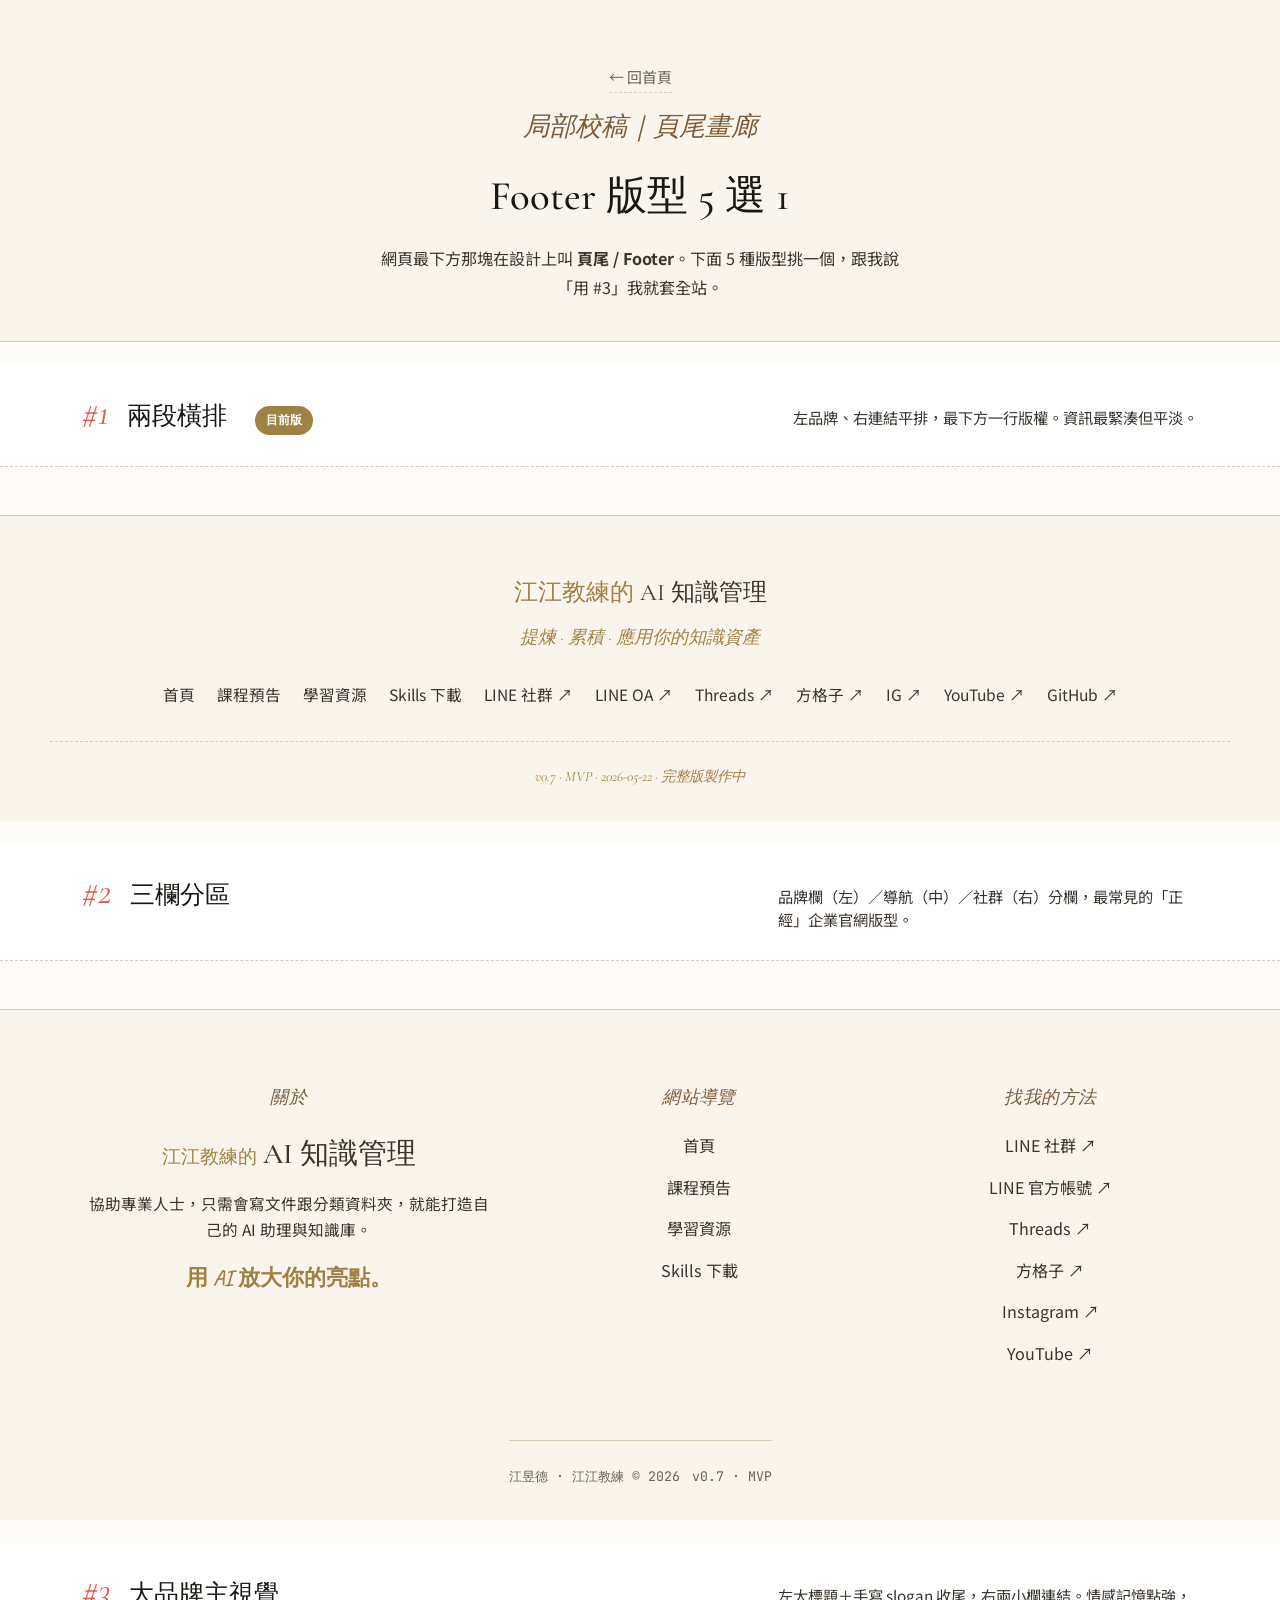
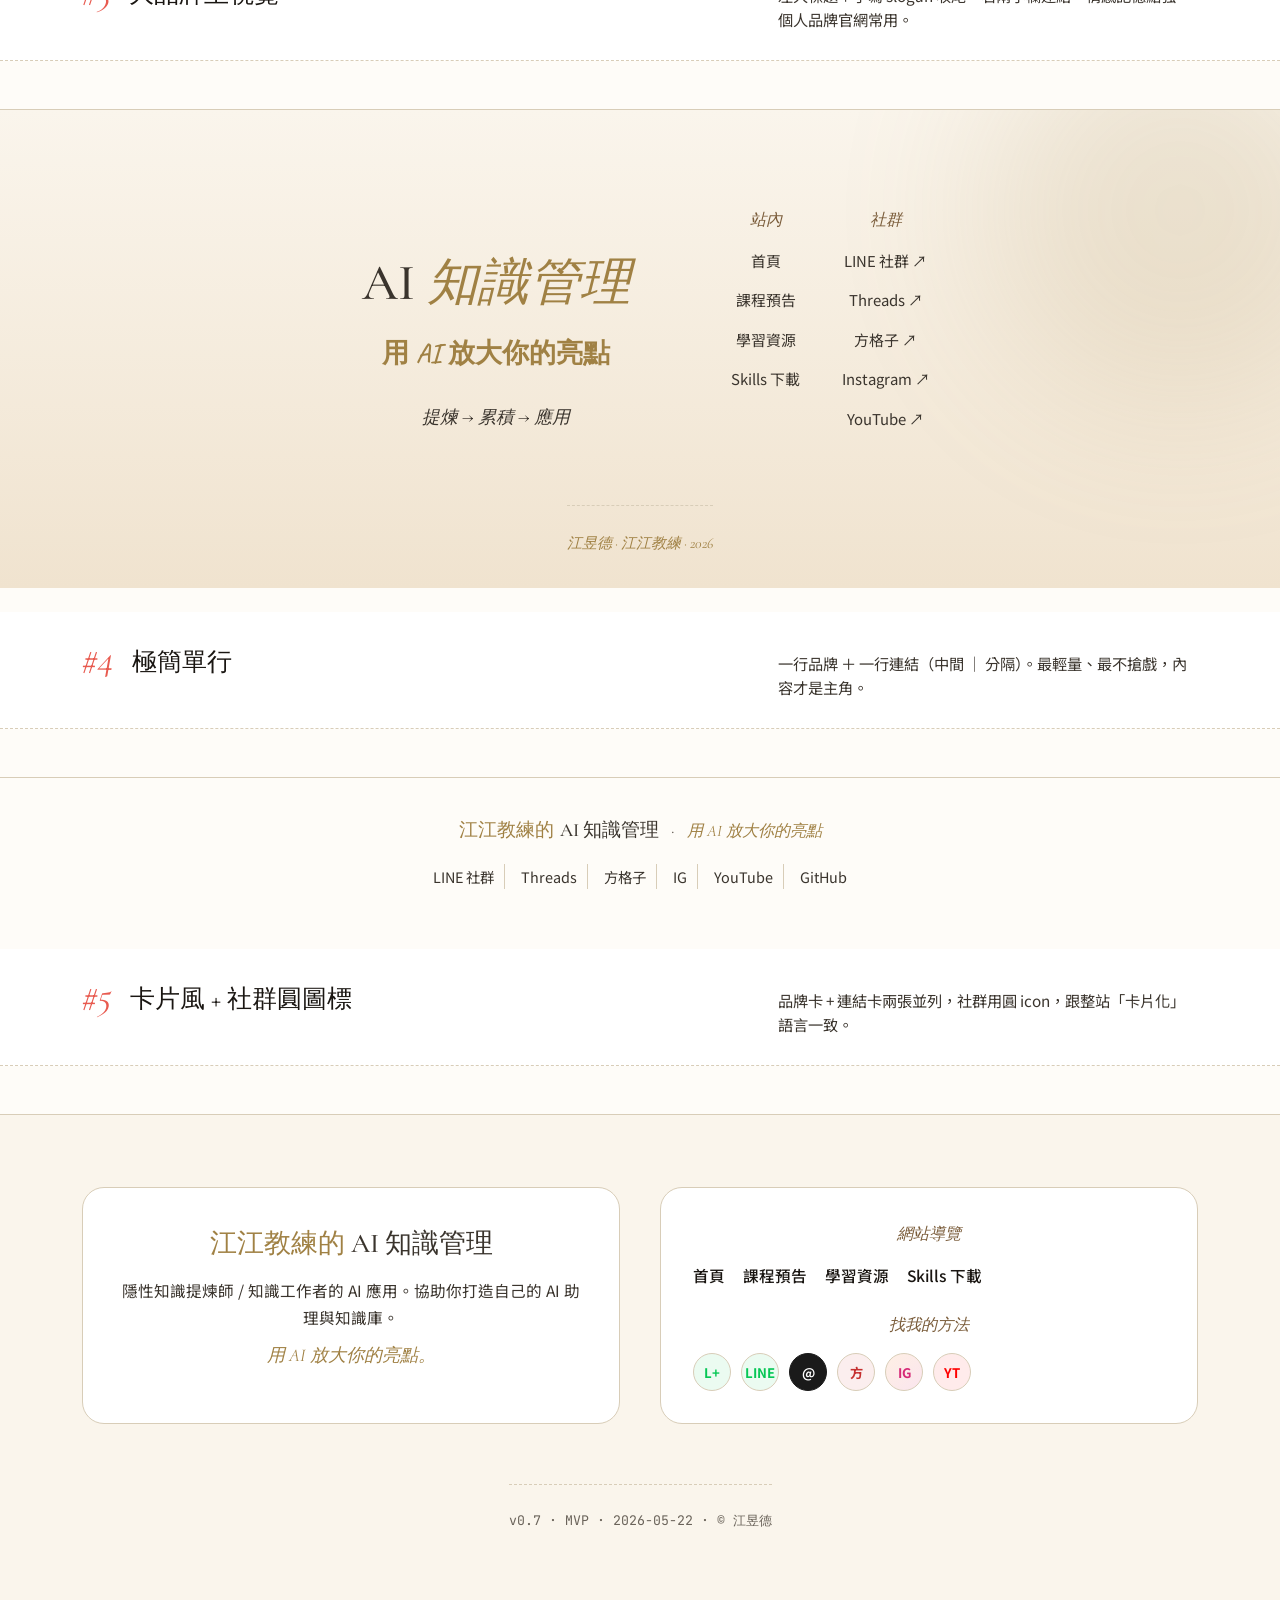
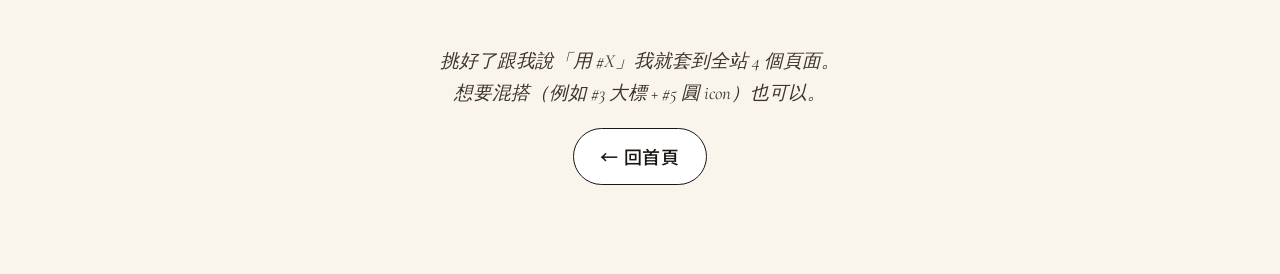
<file: footer-gallery.html>
<!doctype html>
<html lang="zh-Hant">
<head>
<meta charset="utf-8" />
<meta name="viewport" content="width=device-width,initial-scale=1" />
<title>Footer 版型畫廊 · 江江教練</title>
<meta name="robots" content="noindex, nofollow" />
<meta name="description" content="江江教練官網 footer 版型畫廊，5 種版型並列比較。" />
<link rel="canonical" href="https://ai-km-jiang.vercel.app/footer-gallery.html" />
<meta property="og:type" content="website" />
<meta property="og:url" content="https://ai-km-jiang.vercel.app/footer-gallery.html" />
<meta property="og:title" content="Footer 版型畫廊 · 江江教練" />
<meta property="og:description" content="江江教練官網 footer 版型畫廊，5 種版型並列比較。" />
<meta property="og:image" content="https://ai-km-jiang.vercel.app/images/intro-jiang.png" />
<meta property="og:locale" content="zh_TW" />
<meta property="og:site_name" content="江江教練 · AI 知識管理" />
<meta name="twitter:card" content="summary_large_image" />
<meta name="twitter:title" content="Footer 版型畫廊 · 江江教練" />
<meta name="twitter:description" content="江江教練官網 footer 版型畫廊，5 種版型並列比較。" />
<meta name="twitter:image" content="https://ai-km-jiang.vercel.app/images/intro-jiang.png" />
<link rel="preconnect" href="https://fonts.googleapis.com" />
<link rel="preconnect" href="https://fonts.gstatic.com" crossorigin />
<link rel="stylesheet" href="https://fonts.googleapis.com/css2?family=Cormorant+Garamond:ital,wght@0,400;0,500;0,600;1,400;1,500&family=Caveat:wght@400;500;600;700&family=Noto+Sans+TC:wght@400;500;700&family=JetBrains+Mono:wght@400;500&display=swap" />
<link rel="stylesheet" href="styles.css" />
<style>
  body { background: var(--bg); padding-bottom: 0; }
  body.spotlight::after { display: none; }

  .gallery-header {
    padding: 60px 0 40px;
    text-align: center;
    background: var(--bg-soft);
    border-bottom: 1px solid var(--line);
  }
  .gallery-header h1 {
    font-family: 'Cormorant Garamond', serif;
    font-size: 2.4rem; font-weight: 500;
    margin: 8px 0 12px;
  }
  .gallery-header p {
    color: var(--ink-soft);
    max-width: 540px; margin: 0 auto;
    font-size: 0.95rem;
  }
  .back-link {
    display: inline-block;
    font-size: 0.88rem;
    color: var(--ink-faint);
    border-bottom: 1px dashed var(--line);
    padding-bottom: 2px;
    margin-bottom: 12px;
  }
  .back-link:hover { color: var(--c-coral); border-color: var(--c-coral); }

  .version {
    border-top: 24px solid var(--bg);
    background: var(--bg);
  }
  .version-tag {
    background: var(--paper);
    padding: 28px 0;
    border-bottom: 1px dashed var(--line);
  }
  .version-tag .container {
    display: flex; align-items: baseline; gap: 18px;
    flex-wrap: wrap;
  }
  .version-tag .v-num {
    font-family: 'Cormorant Garamond', serif;
    font-style: italic;
    font-size: 2.2rem;
    color: var(--c-coral);
    line-height: 1;
  }
  .version-tag .v-name {
    font-family: 'Cormorant Garamond', serif;
    font-size: 1.5rem;
    font-weight: 500;
  }
  .version-tag .v-desc {
    color: var(--ink-soft);
    font-size: 0.9rem;
    margin-left: auto;
    max-width: 420px;
    line-height: 1.55;
  }
  .pick-tag {
    display: inline-block;
    padding: 4px 11px;
    background: var(--c-sand);
    color: var(--paper);
    border-radius: 999px;
    font-family: 'JetBrains Mono', monospace;
    font-size: 0.72rem;
    font-weight: 600;
    margin-left: 10px;
  }

  /* ─── V1 目前版（兩段橫排） ─── */
  .footer-v1 {
    background: var(--bg-soft);
    border-top: 1px solid var(--line);
    padding: 56px 0 32px;
  }
  .footer-v1 .container {
    display: flex; justify-content: space-between;
    flex-wrap: wrap; gap: 28px;
  }
  .footer-v1 .brand .logo {
    font-family: 'Cormorant Garamond', serif;
    font-size: 1.4rem;
  }
  .footer-v1 .brand .logo .eye {
    font-family: 'Caveat', cursive; color: var(--c-sand); margin-right: 6px;
  }
  .footer-v1 .brand p {
    font-family: 'Cormorant Garamond', serif;
    font-style: italic;
    color: var(--c-sand);
    margin: 8px 0 0;
  }
  .footer-v1 .links {
    display: flex; gap: 22px; flex-wrap: wrap;
    font-size: 0.92rem; color: var(--ink-soft);
  }
  .footer-v1 .meta {
    margin-top: 32px;
    padding-top: 22px;
    border-top: 1px dashed var(--line);
    text-align: center;
    font-family: 'Cormorant Garamond', serif;
    font-style: italic;
    font-size: 0.85rem;
    color: var(--c-sand);
  }

  /* ─── V2 三欄分區（品牌 / 導航 / 社群） ─── */
  .footer-v2 {
    background: var(--bg-soft);
    border-top: 1px solid var(--line);
    padding: 72px 0 32px;
  }
  .footer-v2 .grid {
    display: grid;
    grid-template-columns: 1.4fr 1fr 1fr;
    gap: 56px;
    margin-bottom: 48px;
  }
  @media (max-width: 720px) { .footer-v2 .grid { grid-template-columns: 1fr; gap: 36px; } }
  .footer-v2 .col-title {
    font-family: 'Cormorant Garamond', serif;
    font-style: italic;
    color: #7a5c3a;
    font-size: 1.05rem;
    margin: 0 0 16px;
    letter-spacing: 0.02em;
  }
  .footer-v2 .brand-col h3 {
    font-family: 'Cormorant Garamond', serif;
    font-size: 1.7rem;
    font-weight: 500;
    margin: 0 0 10px;
  }
  .footer-v2 .brand-col h3 .eye {
    font-family: 'Caveat', cursive; color: var(--c-sand); margin-right: 6px; font-size: 1.1rem;
  }
  .footer-v2 .brand-col p {
    color: var(--ink-soft); font-size: 0.92rem;
    line-height: 1.7; margin: 0 0 16px;
  }
  .footer-v2 .brand-col .quote {
    font-family: 'Caveat', cursive;
    color: var(--c-sand);
    font-size: 1.3rem;
    font-weight: 600;
  }
  .footer-v2 ul { list-style: none; padding: 0; margin: 0; display: flex; flex-direction: column; gap: 10px; }
  .footer-v2 ul a {
    color: var(--ink-soft); font-size: 0.95rem;
    transition: color .2s;
  }
  .footer-v2 ul a:hover { color: var(--c-coral); }
  .footer-v2 .meta {
    padding-top: 24px;
    border-top: 1px solid var(--line);
    display: flex; justify-content: space-between; align-items: center;
    flex-wrap: wrap; gap: 12px;
    font-family: 'JetBrains Mono', monospace;
    font-size: 0.78rem;
    color: var(--ink-faint);
  }

  /* ─── V3 大品牌主視覺（左大 slogan 右細連結） ─── */
  .footer-v3 {
    background: linear-gradient(180deg, var(--bg-soft) 0%, #f0e3cf 100%);
    border-top: 1px solid var(--line);
    padding: 96px 0 32px;
    position: relative;
    overflow: hidden;
  }
  .footer-v3::before {
    content: '';
    position: absolute;
    width: 400px; height: 400px;
    top: -100px; right: -100px;
    background: var(--c-sand);
    border-radius: 50%;
    filter: blur(80px);
    opacity: 0.15;
    pointer-events: none;
  }
  .footer-v3 .container { position: relative; z-index: 2; }
  .footer-v3 .grid {
    display: grid;
    grid-template-columns: 1.4fr 1fr;
    gap: 80px;
    align-items: end;
    margin-bottom: 48px;
  }
  @media (max-width: 720px) { .footer-v3 .grid { grid-template-columns: 1fr; gap: 36px; align-items: start; } }
  .footer-v3 .brand h2 {
    font-family: 'Cormorant Garamond', serif;
    font-size: 3rem;
    font-weight: 500;
    margin: 0 0 18px;
    line-height: 1.1;
  }
  .footer-v3 .brand h2 .italic { font-style: italic; color: var(--c-sand); }
  .footer-v3 .brand .slogan {
    font-family: 'Caveat', cursive;
    color: var(--c-sand);
    font-size: 1.6rem;
    margin: 0 0 24px;
    font-weight: 600;
  }
  .footer-v3 .brand .verb {
    font-family: 'Cormorant Garamond', serif;
    font-style: italic;
    color: var(--ink-soft);
    font-size: 1.05rem;
  }
  .footer-v3 .right-col {
    display: grid;
    grid-template-columns: 1fr 1fr;
    gap: 24px 32px;
  }
  .footer-v3 .col-title {
    font-family: 'Cormorant Garamond', serif;
    font-style: italic;
    color: #7a5c3a;
    font-size: 0.95rem;
    margin: 0 0 10px;
  }
  .footer-v3 ul { list-style: none; padding: 0; margin: 0; display: flex; flex-direction: column; gap: 8px; }
  .footer-v3 ul a { color: var(--ink-soft); font-size: 0.88rem; transition: color .2s; }
  .footer-v3 ul a:hover { color: var(--c-coral); }
  .footer-v3 .meta {
    padding-top: 24px;
    border-top: 1px dashed var(--line);
    text-align: center;
    font-family: 'Cormorant Garamond', serif;
    font-style: italic;
    color: var(--c-sand);
    font-size: 0.88rem;
  }

  /* ─── V4 極簡單行 ─── */
  .footer-v4 {
    background: var(--bg);
    border-top: 1px solid var(--line);
    padding: 36px 0;
  }
  .footer-v4 .container {
    display: flex; align-items: center; justify-content: space-between;
    flex-wrap: wrap; gap: 18px;
  }
  .footer-v4 .left {
    display: flex; align-items: baseline; gap: 12px;
    font-family: 'Cormorant Garamond', serif;
  }
  .footer-v4 .left .logo {
    font-size: 1.1rem; font-weight: 500;
  }
  .footer-v4 .left .logo .eye {
    font-family: 'Caveat', cursive; color: var(--c-sand); margin-right: 6px;
  }
  .footer-v4 .left .sep {
    color: var(--ink-faint);
  }
  .footer-v4 .left .slogan {
    font-style: italic;
    color: var(--c-sand);
    font-size: 0.95rem;
  }
  .footer-v4 .right {
    display: flex; gap: 6px; align-items: center;
    font-size: 0.85rem; color: var(--ink-soft);
    flex-wrap: wrap;
  }
  .footer-v4 .right a {
    padding: 0 10px;
    border-right: 1px solid var(--line);
    transition: color .2s;
  }
  .footer-v4 .right a:last-child { border-right: none; }
  .footer-v4 .right a:hover { color: var(--c-coral); }

  /* ─── V5 卡片風 + 訂閱 + 社群圓圖標 ─── */
  .footer-v5 {
    background: var(--bg-soft);
    border-top: 1px solid var(--line);
    padding: 72px 0 32px;
  }
  .footer-v5 .grid {
    display: grid;
    grid-template-columns: 1fr 1fr;
    gap: 40px;
    margin-bottom: 36px;
  }
  @media (max-width: 720px) { .footer-v5 .grid { grid-template-columns: 1fr; } }
  .footer-v5 .brand-card {
    background: var(--paper);
    border: 1px solid var(--line);
    border-radius: 22px;
    padding: 32px;
  }
  .footer-v5 .brand-card h3 {
    font-family: 'Cormorant Garamond', serif;
    font-size: 1.6rem;
    font-weight: 500;
    margin: 0 0 10px;
  }
  .footer-v5 .brand-card h3 .eye {
    font-family: 'Caveat', cursive; color: var(--c-sand); margin-right: 6px;
  }
  .footer-v5 .brand-card .quote {
    font-family: 'Cormorant Garamond', serif;
    font-style: italic;
    color: var(--c-sand);
    margin: 8px 0 0;
  }
  .footer-v5 .links-card {
    background: var(--paper);
    border: 1px solid var(--line);
    border-radius: 22px;
    padding: 32px;
  }
  .footer-v5 .links-card .col-title {
    font-family: 'Cormorant Garamond', serif;
    font-style: italic;
    color: #7a5c3a;
    font-size: 0.95rem;
    margin: 0 0 14px;
  }
  .footer-v5 .links-card .nav-row {
    display: flex; flex-wrap: wrap; gap: 8px 18px;
    margin-bottom: 22px;
  }
  .footer-v5 .links-card .nav-row a {
    color: var(--ink); font-size: 0.92rem;
    font-weight: 500;
  }
  .footer-v5 .links-card .nav-row a:hover { color: var(--c-coral); }
  .footer-v5 .social-row {
    display: flex; gap: 10px; flex-wrap: wrap;
  }
  .footer-v5 .social-circle {
    width: 38px; height: 38px;
    border-radius: 50%;
    background: var(--bg-soft);
    border: 1px solid var(--line);
    display: flex; align-items: center; justify-content: center;
    font-size: 0.78rem;
    font-weight: 700;
    color: var(--ink);
    transition: all .25s;
  }
  .footer-v5 .social-circle:hover {
    transform: translateY(-2px);
    border-color: var(--c-sand);
  }
  .footer-v5 .social-circle.line { background: rgba(6,199,85,0.08); color: #06C755; }
  .footer-v5 .social-circle.threads { background: #1a1a1a; color: white; border-color: #1a1a1a; }
  .footer-v5 .social-circle.vocus { background: rgba(197,48,48,0.08); color: #C53030; }
  .footer-v5 .social-circle.ig { background: linear-gradient(135deg, rgba(250,126,30,0.12), rgba(214,41,118,0.12)); color: #d62976; }
  .footer-v5 .social-circle.yt { background: rgba(255,0,0,0.08); color: #FF0000; }
  .footer-v5 .meta {
    padding-top: 24px;
    border-top: 1px dashed var(--line);
    text-align: center;
    font-family: 'JetBrains Mono', monospace;
    font-size: 0.78rem;
    color: var(--ink-faint);
  }

</style>
</head>
<body class="spotlight">

<!-- 頁面說明 -->
<div class="gallery-header">
  <div class="container">
    <a class="back-link" href="index.html">← 回首頁</a>
    <div class="eyebrow">局部校稿｜頁尾畫廊</div>
    <h1>Footer 版型 5 選 1</h1>
    <p>網頁最下方那塊在設計上叫 <strong>頁尾 / Footer</strong>。下面 5 種版型挑一個，跟我說「用 #3」我就套全站。</p>
  </div>
</div>

<!-- ─── V1 目前版（兩段橫排，現況） ─── -->
<div class="version">
  <div class="version-tag">
    <div class="container">
      <span class="v-num">#1</span>
      <span class="v-name">兩段橫排</span>
      <span class="pick-tag">目前版</span>
      <span class="v-desc">左品牌、右連結平排，最下方一行版權。資訊最緊湊但平淡。</span>
    </div>
  </div>
  <footer class="footer-v1">
    <div class="container">
      <div class="brand">
        <div class="logo"><span class="eye">江江教練的</span>AI 知識管理</div>
        <p>提煉 · 累積 · 應用你的知識資產</p>
      </div>
      <div class="links">
        <a>首頁</a><a>課程預告</a><a>學習資源</a><a>Skills 下載</a>
        <a>LINE 社群 ↗</a><a>LINE OA ↗</a><a>Threads ↗</a><a>方格子 ↗</a><a>IG ↗</a><a>YouTube ↗</a><a>GitHub ↗</a>
      </div>
    </div>
    <div class="container meta">v0.7 · MVP · 2026-05-22 · 完整版製作中</div>
  </footer>
</div>

<!-- ─── V2 三欄分區 ─── -->
<div class="version">
  <div class="version-tag">
    <div class="container">
      <span class="v-num">#2</span>
      <span class="v-name">三欄分區</span>
      <span class="v-desc">品牌欄（左）／導航（中）／社群（右）分欄，最常見的「正經」企業官網版型。</span>
    </div>
  </div>
  <footer class="footer-v2">
    <div class="container">
      <div class="grid">
        <div class="brand-col">
          <div class="col-title">關於</div>
          <h3><span class="eye">江江教練的</span>AI 知識管理</h3>
          <p>協助專業人士，只需會寫文件跟分類資料夾，就能打造自己的 AI 助理與知識庫。</p>
          <span class="quote">用 AI 放大你的亮點。</span>
        </div>
        <div>
          <div class="col-title">網站導覽</div>
          <ul>
            <li><a>首頁</a></li>
            <li><a>課程預告</a></li>
            <li><a>學習資源</a></li>
            <li><a>Skills 下載</a></li>
          </ul>
        </div>
        <div>
          <div class="col-title">找我的方法</div>
          <ul>
            <li><a>LINE 社群 ↗</a></li>
            <li><a>LINE 官方帳號 ↗</a></li>
            <li><a>Threads ↗</a></li>
            <li><a>方格子 ↗</a></li>
            <li><a>Instagram ↗</a></li>
            <li><a>YouTube ↗</a></li>
          </ul>
        </div>
      </div>
      <div class="meta">
        <span>江昱德 · 江江教練 © 2026</span>
        <span>v0.7 · MVP</span>
      </div>
    </div>
  </footer>
</div>

<!-- ─── V3 大品牌主視覺 ─── -->
<div class="version">
  <div class="version-tag">
    <div class="container">
      <span class="v-num">#3</span>
      <span class="v-name">大品牌主視覺</span>
      <span class="v-desc">左大標題＋手寫 slogan 收尾，右兩小欄連結。情感記憶點強，個人品牌官網常用。</span>
    </div>
  </div>
  <footer class="footer-v3">
    <div class="container">
      <div class="grid">
        <div class="brand">
          <h2>AI <span class="italic">知識管理</span></h2>
          <p class="slogan">用 AI 放大你的亮點</p>
          <p class="verb">提煉 → 累積 → 應用</p>
        </div>
        <div class="right-col">
          <div>
            <div class="col-title">站內</div>
            <ul>
              <li><a>首頁</a></li>
              <li><a>課程預告</a></li>
              <li><a>學習資源</a></li>
              <li><a>Skills 下載</a></li>
            </ul>
          </div>
          <div>
            <div class="col-title">社群</div>
            <ul>
              <li><a>LINE 社群 ↗</a></li>
              <li><a>Threads ↗</a></li>
              <li><a>方格子 ↗</a></li>
              <li><a>Instagram ↗</a></li>
              <li><a>YouTube ↗</a></li>
            </ul>
          </div>
        </div>
      </div>
      <div class="meta">江昱德 · 江江教練 · 2026</div>
    </div>
  </footer>
</div>

<!-- ─── V4 極簡單行 ─── -->
<div class="version">
  <div class="version-tag">
    <div class="container">
      <span class="v-num">#4</span>
      <span class="v-name">極簡單行</span>
      <span class="v-desc">一行品牌 ＋ 一行連結（中間 │ 分隔）。最輕量、最不搶戲，內容才是主角。</span>
    </div>
  </div>
  <footer class="footer-v4">
    <div class="container">
      <div class="left">
        <span class="logo"><span class="eye">江江教練的</span>AI 知識管理</span>
        <span class="sep">·</span>
        <span class="slogan">用 AI 放大你的亮點</span>
      </div>
      <div class="right">
        <a>LINE 社群</a>
        <a>Threads</a>
        <a>方格子</a>
        <a>IG</a>
        <a>YouTube</a>
        <a>GitHub</a>
      </div>
    </div>
  </footer>
</div>

<!-- ─── V5 卡片風 ─── -->
<div class="version">
  <div class="version-tag">
    <div class="container">
      <span class="v-num">#5</span>
      <span class="v-name">卡片風 + 社群圓圖標</span>
      <span class="v-desc">品牌卡 + 連結卡兩張並列，社群用圓 icon，跟整站「卡片化」語言一致。</span>
    </div>
  </div>
  <footer class="footer-v5">
    <div class="container">
      <div class="grid">
        <div class="brand-card">
          <h3><span class="eye">江江教練的</span>AI 知識管理</h3>
          <p style="color:var(--ink-soft);font-size:0.92rem;margin:0;">隱性知識提煉師 / 知識工作者的 AI 應用。協助你打造自己的 AI 助理與知識庫。</p>
          <p class="quote">用 AI 放大你的亮點。</p>
        </div>
        <div class="links-card">
          <div class="col-title">網站導覽</div>
          <div class="nav-row">
            <a>首頁</a><a>課程預告</a><a>學習資源</a><a>Skills 下載</a>
          </div>
          <div class="col-title">找我的方法</div>
          <div class="social-row">
            <a class="social-circle line" title="LINE 社群">L+</a>
            <a class="social-circle line" title="LINE 官方">LINE</a>
            <a class="social-circle threads" title="Threads">@</a>
            <a class="social-circle vocus" title="方格子">方</a>
            <a class="social-circle ig" title="Instagram">IG</a>
            <a class="social-circle yt" title="YouTube">YT</a>
          </div>
        </div>
      </div>
      <div class="meta">v0.7 · MVP · 2026-05-22 · © 江昱德</div>
    </div>
  </footer>
</div>

<!-- 收尾 -->
<div style="padding: 80px 0; text-align: center; background: var(--bg-soft);">
  <p style="color: var(--ink-soft); font-family: 'Cormorant Garamond', serif; font-style: italic; font-size: 1.1rem;">
    挑好了跟我說「用 #X」我就套到全站 4 個頁面。<br />
    想要混搭（例如 #3 大標 + #5 圓 icon）也可以。
  </p>
  <a class="button" href="index.html" style="margin-top: 18px;">← 回首頁</a>
</div>

</body>
</html>
</file>
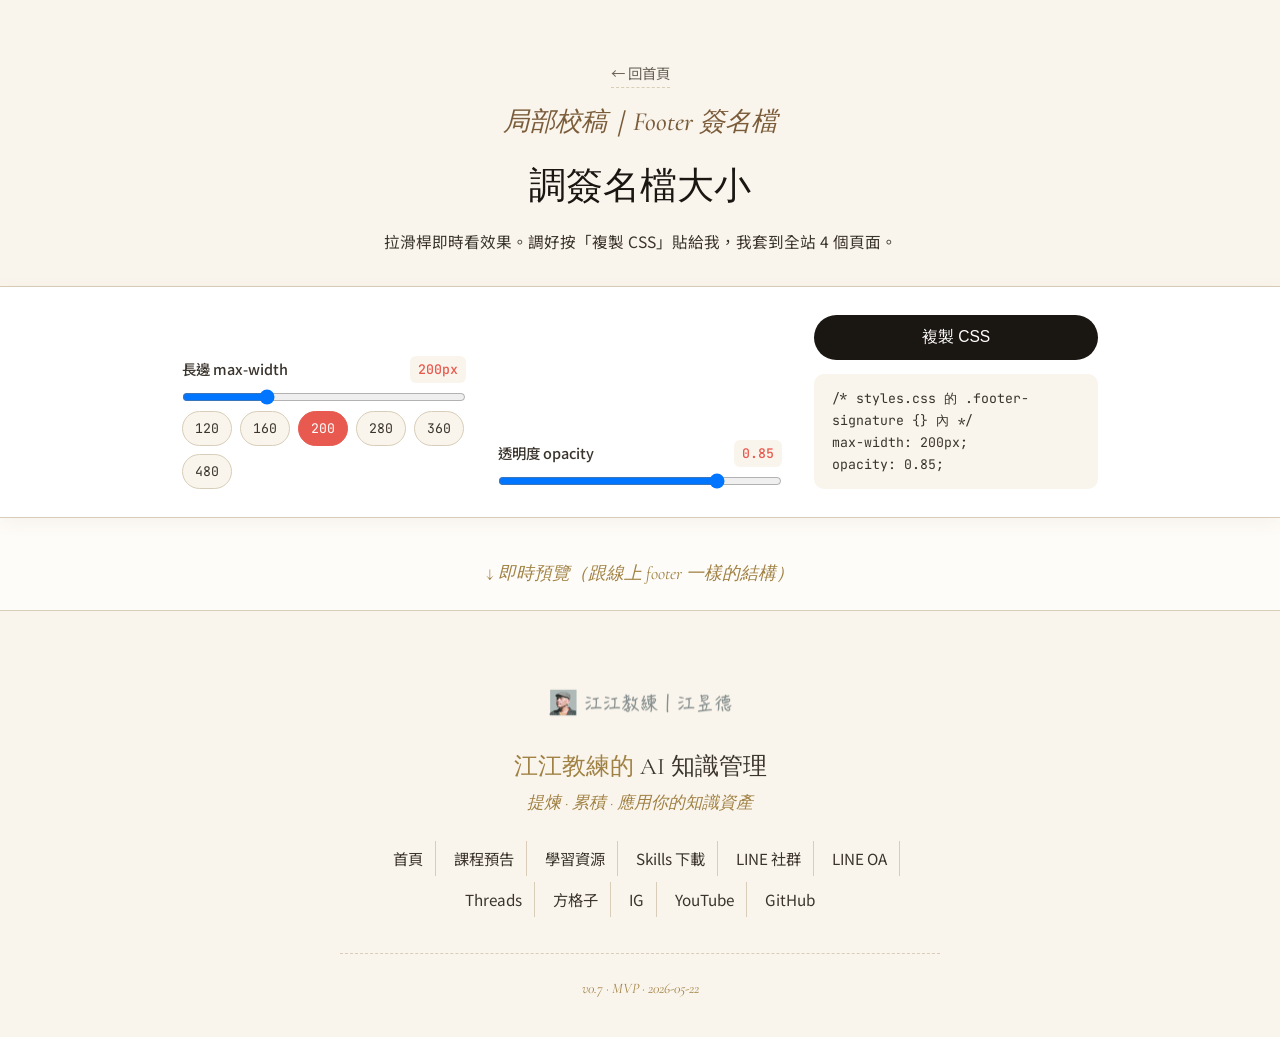
<file: footer-tuner.html>
<!doctype html>
<html lang="zh-Hant">
<head>
<meta charset="utf-8" />
<meta name="viewport" content="width=device-width,initial-scale=1" />
<title>Footer 簽名檔 Tuner · 江江教練</title>
<meta name="robots" content="noindex, nofollow" />
<meta name="description" content="江江教練官網 footer 簽名檔位置微調工具，方向鍵即時調整。" />
<link rel="canonical" href="https://ai-km-jiang.vercel.app/footer-tuner.html" />
<meta property="og:type" content="website" />
<meta property="og:url" content="https://ai-km-jiang.vercel.app/footer-tuner.html" />
<meta property="og:title" content="Footer 簽名檔 Tuner · 江江教練" />
<meta property="og:description" content="江江教練官網 footer 簽名檔位置微調工具，方向鍵即時調整。" />
<meta property="og:image" content="https://ai-km-jiang.vercel.app/images/intro-jiang.png" />
<meta property="og:locale" content="zh_TW" />
<meta property="og:site_name" content="江江教練 · AI 知識管理" />
<meta name="twitter:card" content="summary_large_image" />
<meta name="twitter:title" content="Footer 簽名檔 Tuner · 江江教練" />
<meta name="twitter:description" content="江江教練官網 footer 簽名檔位置微調工具，方向鍵即時調整。" />
<meta name="twitter:image" content="https://ai-km-jiang.vercel.app/images/intro-jiang.png" />
<link rel="preconnect" href="https://fonts.googleapis.com" />
<link rel="preconnect" href="https://fonts.gstatic.com" crossorigin />
<link rel="stylesheet" href="https://fonts.googleapis.com/css2?family=Cormorant+Garamond:ital,wght@0,400;0,500;0,600;1,400;1,500&family=Caveat:wght@400;500;600;700&family=Noto+Sans+TC:wght@400;500;700&family=JetBrains+Mono:wght@400;500&display=swap" />
<link rel="stylesheet" href="styles.css" />
<style>
  body { background: var(--bg); }
  body.spotlight::after { display: none; }
  .tuner-header {
    padding: 56px 0 32px;
    text-align: center;
    background: var(--bg-soft);
    border-bottom: 1px solid var(--line);
  }
  .tuner-header h1 {
    font-family: 'Cormorant Garamond', serif;
    font-size: 2.2rem; font-weight: 500; margin: 8px 0;
  }
  .tuner-header p {
    color: var(--ink-soft); max-width: 540px; margin: 0 auto;
    font-size: 0.92rem; line-height: 1.7;
  }
  .back-link {
    display: inline-block; font-size: 0.85rem; color: var(--ink-faint);
    border-bottom: 1px dashed var(--line); padding-bottom: 2px; margin-bottom: 12px;
  }
  .back-link:hover { color: var(--c-coral); border-color: var(--c-coral); }

  .controls {
    background: var(--paper);
    padding: 28px 32px;
    border-bottom: 1px solid var(--line);
    position: sticky; top: 0;
    z-index: 100;
    box-shadow: 0 4px 18px rgba(107, 74, 42, 0.06);
  }
  .controls .container {
    display: grid; grid-template-columns: 1fr 1fr 1fr; gap: 32px;
    align-items: end; max-width: 980px;
  }
  @media (max-width: 720px) { .controls .container { grid-template-columns: 1fr; gap: 18px; } }
  .control { display: flex; flex-direction: column; gap: 6px; }
  .control label {
    display: flex; justify-content: space-between;
    font-size: 0.85rem; color: var(--ink-soft); font-weight: 500;
  }
  .control label .val {
    font-family: 'JetBrains Mono', monospace; font-size: 0.78rem;
    color: var(--c-coral); background: var(--bg-soft);
    padding: 2px 8px; border-radius: 6px;
  }
  .control input[type=range] { width: 100%; }

  .copy-btn {
    padding: 12px 22px;
    background: var(--ink); color: var(--paper);
    border: none; border-radius: 999px;
    cursor: pointer; font-family: -apple-system, "PingFang TC", sans-serif;
    font-size: 0.92rem; font-weight: 500;
    transition: background .2s;
  }
  .copy-btn:hover { background: var(--c-coral); }
  .copy-btn.copied { background: var(--c-mint, #4d9c7d); }

  .preview-label {
    text-align: center;
    font-family: 'Cormorant Garamond', serif;
    font-style: italic;
    color: var(--c-sand);
    font-size: 1.05rem;
    margin: 40px 0 -20px;
  }

  /* Demo footer (跟正式 footer 完全一樣) */
  .demo-footer {
    background: var(--bg-soft);
    border-top: 1px solid var(--line);
    padding: 72px 0 36px;
    margin-top: 40px;
    text-align: center;
  }
  .demo-footer .container {
    display: flex; flex-direction: column;
    align-items: center; gap: 24px;
    max-width: 760px;
    margin: 0 auto;
  }
  .demo-sig {
    width: 100%;
    max-width: var(--tx-sig-max, 200px);
    height: auto;
    display: block;
    margin: 0 auto;
    opacity: var(--tx-sig-opacity, 0.85);
  }
  .demo-brand-name {
    font-family: 'Cormorant Garamond', serif;
    font-size: 1.4rem;
  }
  .demo-brand-name .eye {
    font-family: 'Caveat', cursive; color: var(--c-sand); margin-right: 6px;
  }
  .demo-slogan {
    font-family: 'Cormorant Garamond', serif;
    font-style: italic; font-size: 1rem; color: var(--c-sand);
  }
  .demo-links {
    display: flex; flex-wrap: wrap; justify-content: center;
    gap: 6px; max-width: 600px; font-size: 0.9rem;
  }
  .demo-links a {
    padding: 4px 12px;
    border-right: 1px solid var(--line);
    color: var(--ink-soft); white-space: nowrap;
  }
  .demo-links a:last-child { border-right: none; }
  .demo-meta {
    margin-top: 12px; padding-top: 22px;
    border-top: 1px dashed var(--line);
    font-family: 'Cormorant Garamond', serif;
    font-style: italic; font-size: 0.86rem;
    color: var(--c-sand);
    width: 100%; max-width: 600px;
  }

  /* 預設尺寸快選 */
  .presets {
    display: flex; flex-wrap: wrap; gap: 8px;
  }
  .preset {
    padding: 5px 12px; border: 1px solid var(--line);
    border-radius: 999px; background: var(--bg-soft);
    font-size: 0.78rem; cursor: pointer;
    font-family: 'JetBrains Mono', monospace;
    color: var(--ink-soft);
    transition: all .2s;
  }
  .preset:hover { border-color: var(--ink); }
  .preset.active { background: var(--c-coral); color: white; border-color: var(--c-coral); }

  .output {
    background: var(--bg-soft);
    padding: 14px 18px; border-radius: 10px;
    font-family: 'JetBrains Mono', monospace;
    font-size: 0.78rem;
    color: var(--ink-soft);
    line-height: 1.65;
    margin-top: 8px;
    white-space: pre-wrap;
  }
</style>
</head>
<body class="spotlight">

<div class="tuner-header">
  <div class="container">
    <a class="back-link" href="index.html">← 回首頁</a>
    <div class="eyebrow" style="margin-bottom:4px;">局部校稿｜Footer 簽名檔</div>
    <h1>調簽名檔大小</h1>
    <p>拉滑桿即時看效果。調好按「複製 CSS」貼給我，我套到全站 4 個頁面。</p>
  </div>
</div>

<div class="controls">
  <div class="container">
    <div class="control">
      <label>長邊 max-width <span class="val" id="val-w">200px</span></label>
      <input type="range" id="ctl-w" min="80" max="500" value="200" />
      <div class="presets" id="presets-w">
        <span class="preset" data-w="120">120</span>
        <span class="preset" data-w="160">160</span>
        <span class="preset active" data-w="200">200</span>
        <span class="preset" data-w="280">280</span>
        <span class="preset" data-w="360">360</span>
        <span class="preset" data-w="480">480</span>
      </div>
    </div>
    <div class="control">
      <label>透明度 opacity <span class="val" id="val-o">0.85</span></label>
      <input type="range" id="ctl-o" min="30" max="100" value="85" />
    </div>
    <div class="control" style="justify-content:flex-end;">
      <button class="copy-btn" id="copy-btn">複製 CSS</button>
      <div class="output" id="output"></div>
    </div>
  </div>
</div>

<div class="preview-label">↓ 即時預覽（跟線上 footer 一樣的結構）</div>

<footer class="demo-footer">
  <div class="container">
    <img class="demo-sig" src="images/footer-signature.png" alt="江江教練 | 江昱德" />
    <div>
      <div class="demo-brand-name"><span class="eye">江江教練的</span>AI 知識管理</div>
      <div class="demo-slogan">提煉 · 累積 · 應用你的知識資產</div>
    </div>
    <div class="demo-links">
      <a>首頁</a><a>課程預告</a><a>學習資源</a><a>Skills 下載</a>
      <a>LINE 社群</a><a>LINE OA</a><a>Threads</a><a>方格子</a><a>IG</a><a>YouTube</a><a>GitHub</a>
    </div>
    <div class="demo-meta">v0.7 · MVP · 2026-05-22</div>
  </div>
</footer>

<script>
  const ctlW = document.getElementById('ctl-w');
  const ctlO = document.getElementById('ctl-o');
  const valW = document.getElementById('val-w');
  const valO = document.getElementById('val-o');
  const output = document.getElementById('output');

  function update() {
    const w = ctlW.value, o = (ctlO.value/100).toFixed(2);
    valW.textContent = w + 'px';
    valO.textContent = o;
    document.documentElement.style.setProperty('--tx-sig-max', w + 'px');
    document.documentElement.style.setProperty('--tx-sig-opacity', o);
    output.textContent =
`/* styles.css 的 .footer-signature {} 內 */
max-width: ${w}px;
opacity: ${o};`;

    // preset highlight
    document.querySelectorAll('.preset').forEach(p => {
      p.classList.toggle('active', parseInt(p.dataset.w) === parseInt(w));
    });
  }
  ctlW.addEventListener('input', update);
  ctlO.addEventListener('input', update);

  document.querySelectorAll('.preset').forEach(p => {
    p.addEventListener('click', () => {
      ctlW.value = p.dataset.w;
      update();
    });
  });

  document.getElementById('copy-btn').addEventListener('click', async () => {
    try {
      await navigator.clipboard.writeText(output.textContent);
      const btn = document.getElementById('copy-btn');
      btn.textContent = '✓ 已複製';
      btn.classList.add('copied');
      setTimeout(() => { btn.textContent = '複製 CSS'; btn.classList.remove('copied'); }, 1800);
    } catch(e) { alert('複製失敗：' + e.message); }
  });

  update();
</script>
</body>
</html>
</file>
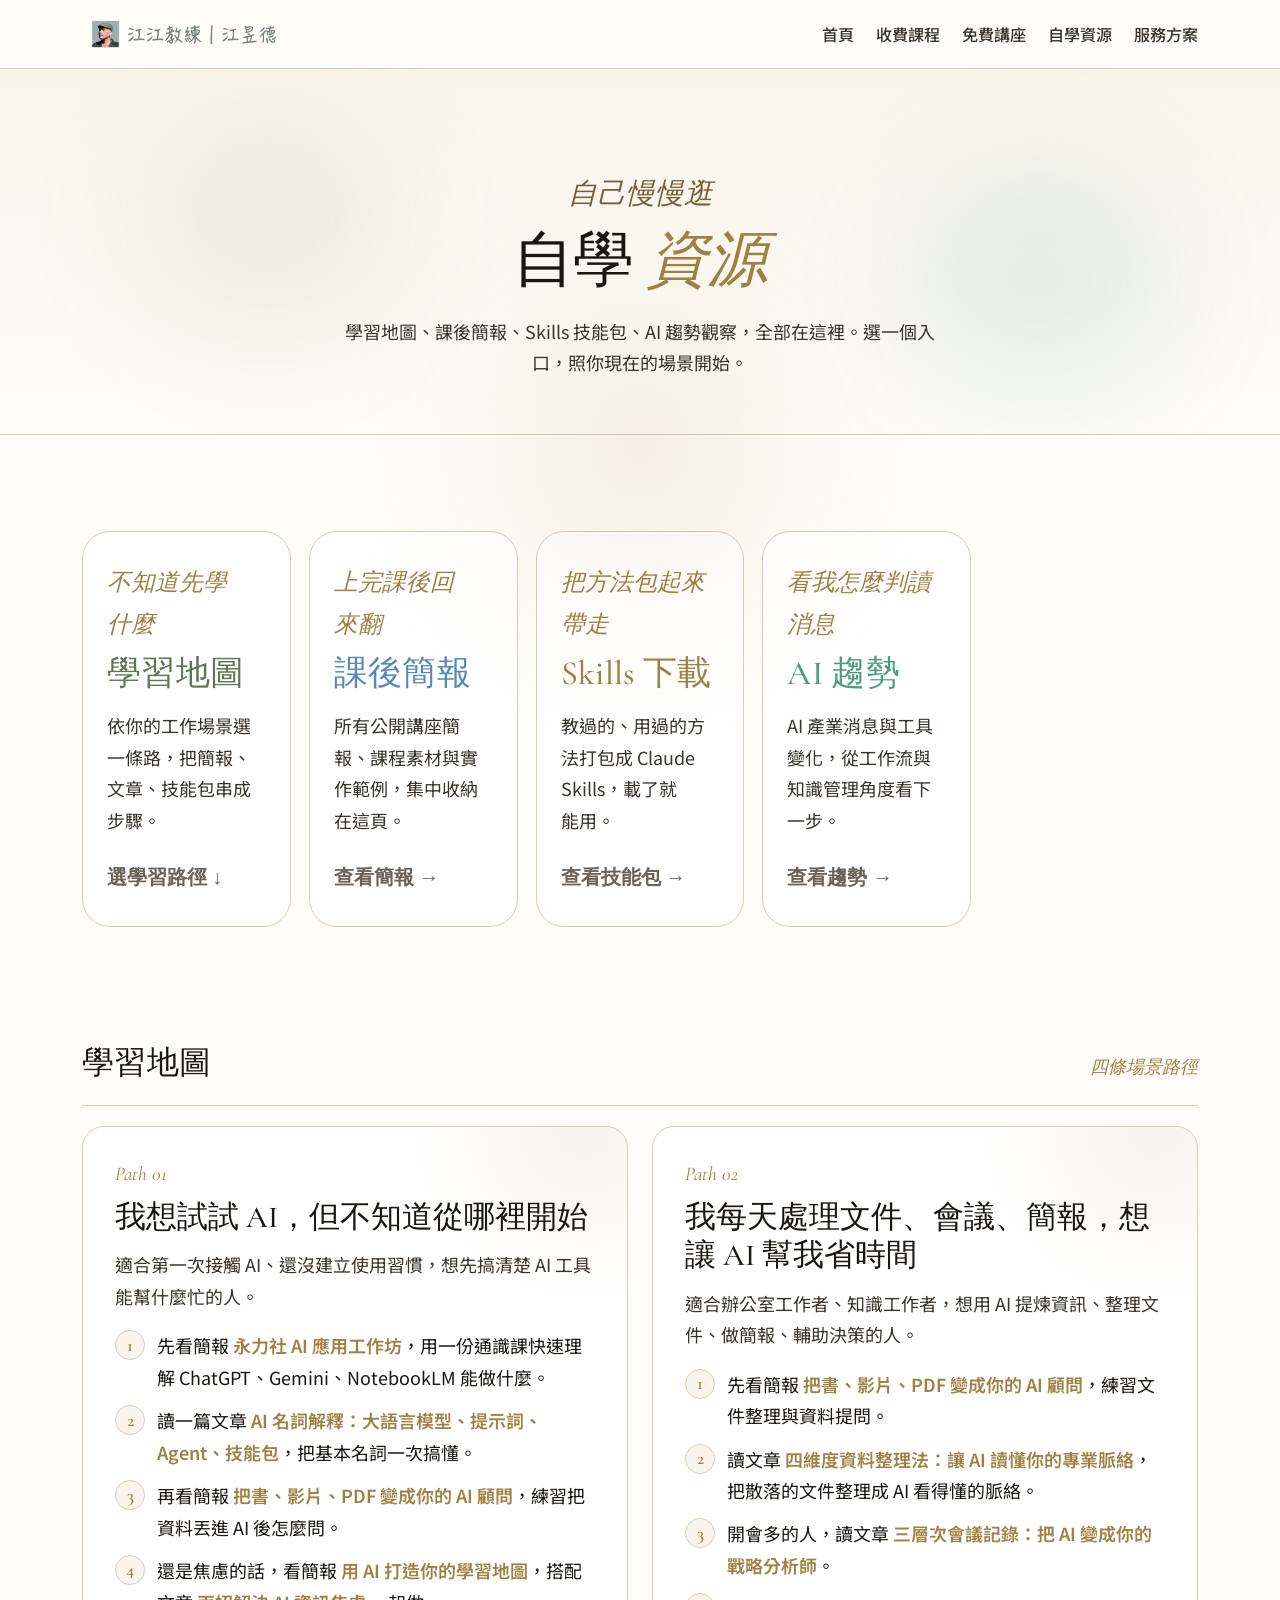
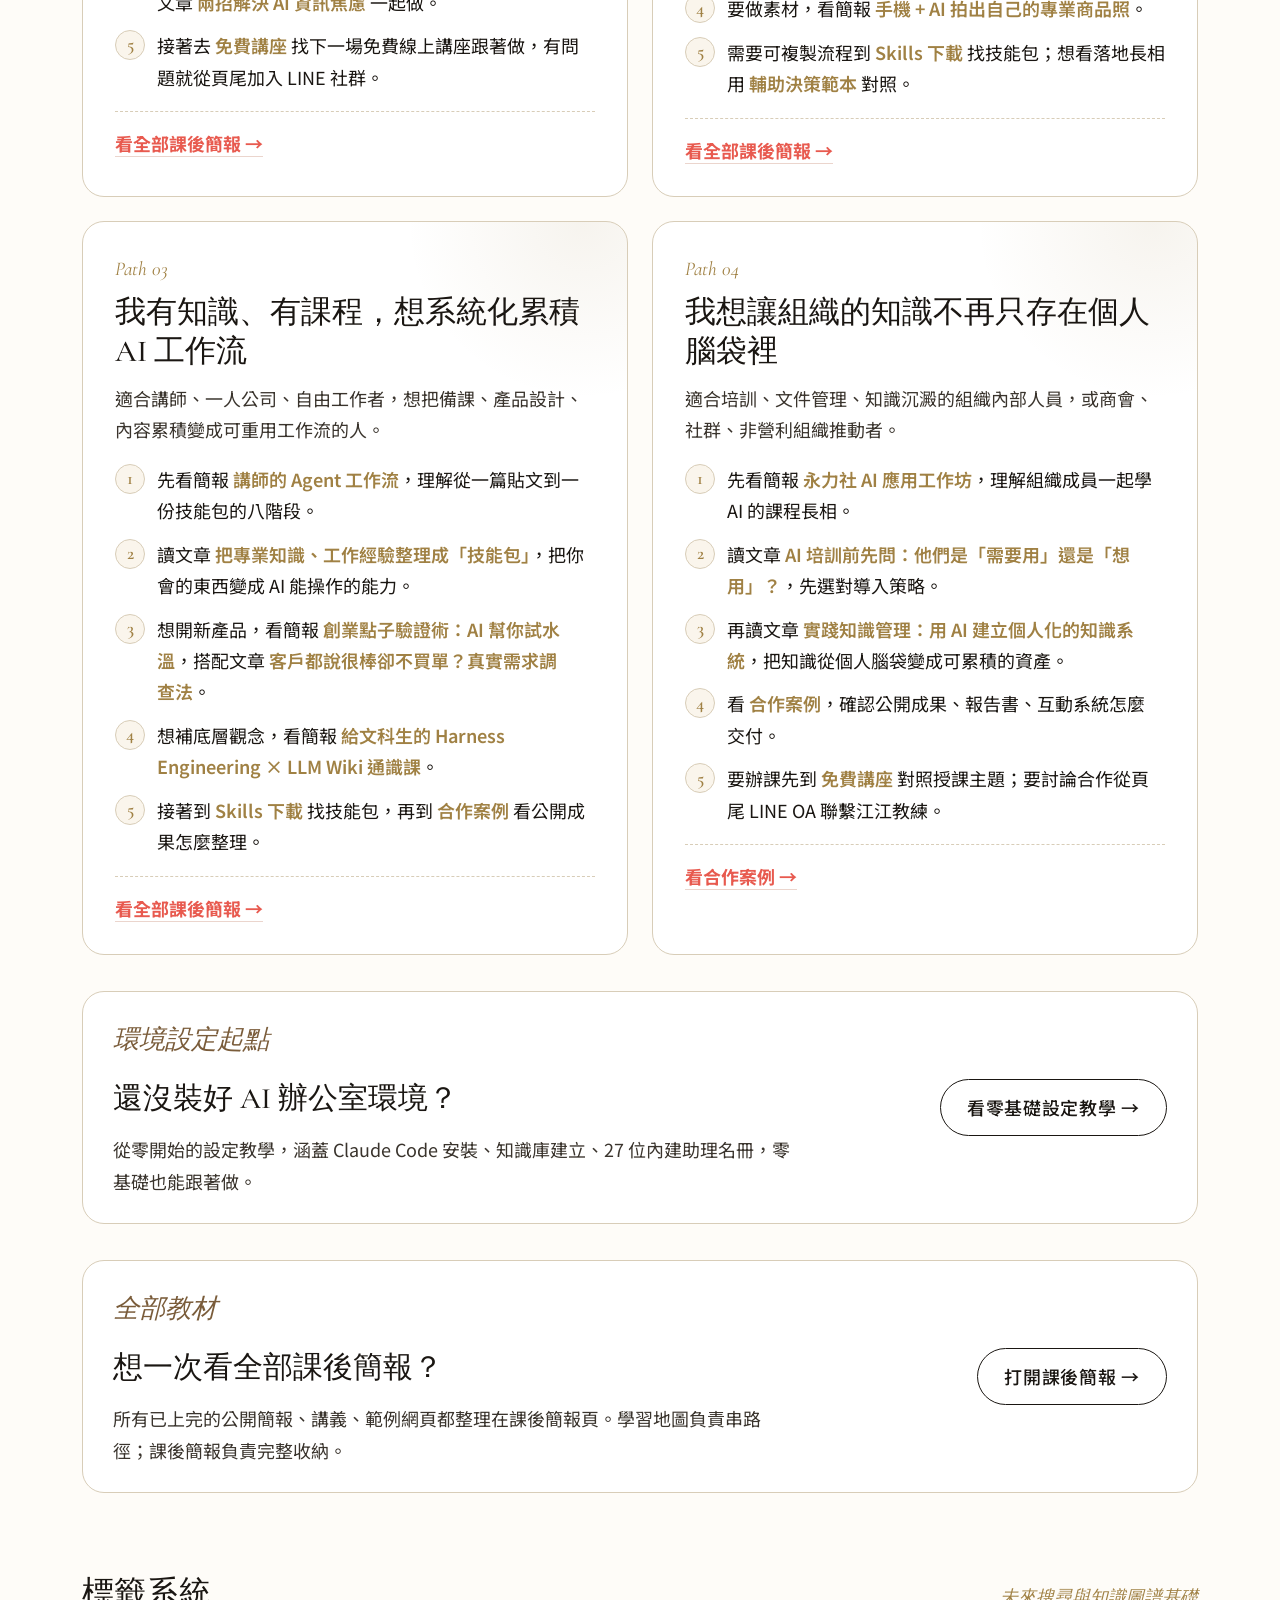
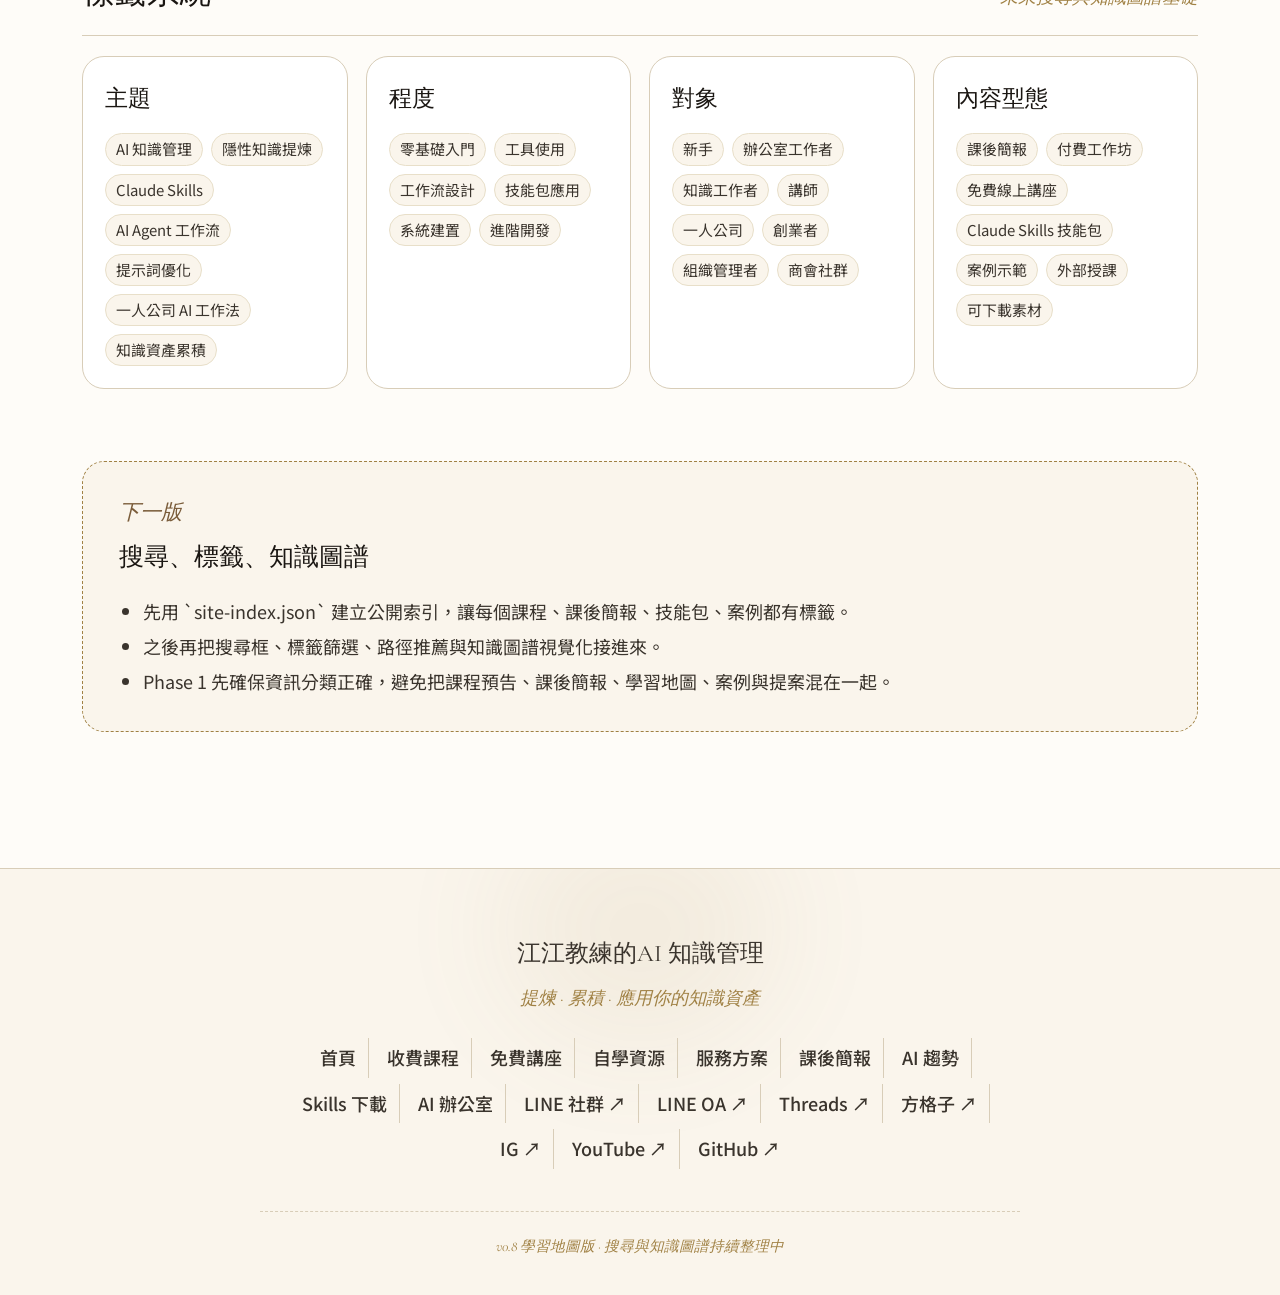
<file: learn.html>
<!doctype html>
<html lang="zh-Hant">
<head>
<meta charset="utf-8" />
<meta name="viewport" content="width=device-width,initial-scale=1" />
<title>自學資源 · 江江教練 · AI 知識管理</title>
<meta name="description" content="江江教練的 AI 學習地圖：把實際課後簡報、課程、教學文章與技能包串成任務型學習路徑，依你的工作場景選一條開始。" />
<link rel="canonical" href="https://ai-km-jiang.vercel.app/learn.html" />
<meta property="og:type" content="website" />
<meta property="og:url" content="https://ai-km-jiang.vercel.app/learn.html" />
<meta property="og:title" content="學習地圖 · 江江教練 · AI 知識管理" />
<meta property="og:description" content="把實際課後簡報、課程、教學文章與技能包串成任務型學習路徑，依你的工作場景選一條開始。" />
<meta property="og:image" content="https://ai-km-jiang.vercel.app/images/intro-jiang.png" />
<meta property="og:locale" content="zh_TW" />
<meta property="og:site_name" content="江江教練 · AI 知識管理" />
<meta name="twitter:card" content="summary_large_image" />
<meta name="twitter:title" content="學習地圖 · 江江教練 · AI 知識管理" />
<meta name="twitter:description" content="把實際課後簡報、課程、教學文章與技能包串成任務型學習路徑，依你的工作場景選一條開始。" />
<meta name="twitter:image" content="https://ai-km-jiang.vercel.app/images/intro-jiang.png" />
<link rel="preconnect" href="https://fonts.googleapis.com" />
<link rel="preconnect" href="https://fonts.gstatic.com" crossorigin />
<link rel="stylesheet" href="https://fonts.googleapis.com/css2?family=Cormorant+Garamond:ital,wght@0,400;0,500;0,600;1,400;1,500&family=Caveat:wght@400;500;600;700&family=Noto+Sans+TC:wght@400;500;700&family=JetBrains+Mono:wght@400;500&display=swap" />
<link rel="stylesheet" href="styles.css?v=20260603-learning-map" />
<script type="application/ld+json">
{
  "@context": "https://schema.org",
  "@type": "WebPage",
  "name": "學習地圖 · 江江教練 · AI 知識管理",
  "url": "https://ai-km-jiang.vercel.app/learn.html",
  "description": "把實際課後簡報、課程、教學文章與技能包串成任務型學習路徑，依你的工作場景選一條開始。",
  "inLanguage": "zh-Hant",
  "isPartOf": {
    "@type": "WebSite",
    "name": "江江教練 · AI 知識管理",
    "url": "https://ai-km-jiang.vercel.app/"
  }
}
</script>
</head>
<body class="spotlight" data-motion-type="pointer">

<nav class="top">
  <div class="container">
    <a class="nav-brand-img" href="index.html"><img src="images/footer-signature.png" alt="江江教練 | 江昱德" /></a>
    <button class="nav-toggle" aria-label="選單"><span></span><span></span><span></span></button>
    <ul class="nav-menu">
      <li><a href="index.html">首頁</a></li>
      <li><a href="offers.html">收費課程</a></li>
      <li><a href="courses.html">免費講座</a></li>
      <li><a href="learn.html" class="active">自學資源</a></li>
      <li><a href="cases.html">服務方案</a></li>
    </ul>
  </div>
</nav>

<div class="page-header">
  <div class="watercolor wc-sand"></div>
  <div class="watercolor wc-mint"></div>
  <div class="container narrow">
    <div class="eyebrow">自己慢慢逛</div>
    <h1>自學 <span class="italic">資源</span></h1>
    <p>學習地圖、課後簡報、Skills 技能包、AI 趨勢觀察，全部在這裡。選一個入口，照你現在的場景開始。</p>
  </div>
</div>

<section style="padding: 40px 0 20px;">
  <div class="container">
    <div class="entry-grid five" style="margin-bottom: 0;">
      <a class="entry-card c3" href="#learning-map">
        <div class="entry-eye">不知道先學什麼</div>
        <h3>學習地圖</h3>
        <p>依你的工作場景選一條路，把簡報、文章、技能包串成步驟。</p>
        <span class="arrow">選學習路徑 ↓</span>
      </a>
      <a class="entry-card c2" href="resources.html">
        <div class="entry-eye">上完課後回來翻</div>
        <h3>課後簡報</h3>
        <p>所有公開講座簡報、課程素材與實作範例，集中收納在這頁。</p>
        <span class="arrow">查看簡報 →</span>
      </a>
      <a class="entry-card c4" href="skills.html">
        <div class="entry-eye">把方法包起來帶走</div>
        <h3>Skills 下載</h3>
        <p>教過的、用過的方法打包成 Claude Skills，載了就能用。</p>
        <span class="arrow">查看技能包 →</span>
      </a>
      <a class="entry-card c6" href="ai-trends.html">
        <div class="entry-eye">看我怎麼判讀消息</div>
        <h3>AI 趨勢</h3>
        <p>AI 產業消息與工具變化，從工作流與知識管理角度看下一步。</p>
        <span class="arrow">查看趨勢 →</span>
      </a>
    </div>
  </div>
</section>

<section>
  <div class="container">
    <div class="group-header" id="learning-map">
      <h2>學習地圖</h2>
      <span class="group-count">四條場景路徑</span>
    </div>
    <div class="path-grid">
      <article class="path-card">
        <div class="path-label">Path 01</div>
        <h2>我想試試 AI，但不知道從哪裡開始</h2>
        <p class="for-who">適合第一次接觸 AI、還沒建立使用習慣，想先搞清楚 AI 工具能幫什麼忙的人。</p>
        <ol class="path-steps">
          <li><span class="step-no">1</span><span>先看簡報 <a href="courses/2026-05-30-yongli-ai-workshop/" target="_blank" rel="noopener">永力社 AI 應用工作坊</a>，用一份通識課快速理解 ChatGPT、Gemini、NotebookLM 能做什麼。</span></li>
          <li><span class="step-no">2</span><span>讀一篇文章 <a href="https://vocus.cc/article/699afe69fd897800017fa2b8" target="_blank" rel="noopener">AI 名詞解釋：大語言模型、提示詞、Agent、技能包</a>，把基本名詞一次搞懂。</span></li>
          <li><span class="step-no">3</span><span>再看簡報 <a href="https://gamma.app/docs/2026-05-03-PDF-AI--xc4qvo8va75cjog?mode=doc" target="_blank" rel="noopener">把書、影片、PDF 變成你的 AI 顧問</a>，練習把資料丟進 AI 後怎麼問。</span></li>
          <li><span class="step-no">4</span><span>還是焦慮的話，看簡報 <a href="https://gamma.app/docs/-7dz617zxz58vjwi?mode=doc" target="_blank" rel="noopener">用 AI 打造你的學習地圖</a>，搭配文章 <a href="https://vocus.cc/article/699bc518fd89780001ada2ae" target="_blank" rel="noopener">兩招解決 AI 資訊焦慮</a> 一起做。</span></li>
          <li><span class="step-no">5</span><span>接著去 <a href="courses.html">免費講座</a> 找下一場免費線上講座跟著做，有問題就從頁尾加入 LINE 社群。</span></li>
        </ol>
        <div class="path-links"><a href="resources.html#slides">看全部課後簡報 →</a></div>
      </article>

      <article class="path-card">
        <div class="path-label">Path 02</div>
        <h2>我每天處理文件、會議、簡報，想讓 AI 幫我省時間</h2>
        <p class="for-who">適合辦公室工作者、知識工作者，想用 AI 提煉資訊、整理文件、做簡報、輔助決策的人。</p>
        <ol class="path-steps">
          <li><span class="step-no">1</span><span>先看簡報 <a href="https://gamma.app/docs/2026-05-03-PDF-AI--xc4qvo8va75cjog?mode=doc" target="_blank" rel="noopener">把書、影片、PDF 變成你的 AI 顧問</a>，練習文件整理與資料提問。</span></li>
          <li><span class="step-no">2</span><span>讀文章 <a href="https://vocus.cc/article/693928eafd89780001b24913" target="_blank" rel="noopener">四維度資料整理法：讓 AI 讀懂你的專業脈絡</a>，把散落的文件整理成 AI 看得懂的脈絡。</span></li>
          <li><span class="step-no">3</span><span>開會多的人，讀文章 <a href="https://vocus.cc/article/6915720cfd89780001605e7d" target="_blank" rel="noopener">三層次會議記錄：把 AI 變成你的戰略分析師</a>。</span></li>
          <li><span class="step-no">4</span><span>要做素材，看簡報 <a href="https://jiang-yude.github.io/my-mobile-ai-product-photo/" target="_blank" rel="noopener">手機 + AI 拍出自己的專業商品照</a>。</span></li>
          <li><span class="step-no">5</span><span>需要可複製流程到 <a href="skills.html">Skills 下載</a> 找技能包；想看落地長相用 <a href="cases.html#templates">輔助決策範本</a> 對照。</span></li>
        </ol>
        <div class="path-links"><a href="resources.html#slides">看全部課後簡報 →</a></div>
      </article>

      <article class="path-card">
        <div class="path-label">Path 03</div>
        <h2>我有知識、有課程，想系統化累積 AI 工作流</h2>
        <p class="for-who">適合講師、一人公司、自由工作者，想把備課、產品設計、內容累積變成可重用工作流的人。</p>
        <ol class="path-steps">
          <li><span class="step-no">1</span><span>先看簡報 <a href="courses/2026-05-23-agent-workflow/" target="_blank" rel="noopener">講師的 Agent 工作流</a>，理解從一篇貼文到一份技能包的八階段。</span></li>
          <li><span class="step-no">2</span><span>讀文章 <a href="https://vocus.cc/article/6921de38fd8978000119ceb2" target="_blank" rel="noopener">把專業知識、工作經驗整理成「技能包」</a>，把你會的東西變成 AI 能操作的能力。</span></li>
          <li><span class="step-no">3</span><span>想開新產品，看簡報 <a href="https://jiang-yude.github.io/my-mvp-class-2026-05/" target="_blank" rel="noopener">創業點子驗證術：AI 幫你試水溫</a>，搭配文章 <a href="https://vocus.cc/article/68c12abbfd89780001ed3ce2" target="_blank" rel="noopener">客戶都說很棒卻不買單？真實需求調查法</a>。</span></li>
          <li><span class="step-no">4</span><span>想補底層觀念，看簡報 <a href="https://gamma.app/docs/Harness-Engineering-LLM-Wiki--hnq6v57py04hjch?mode=doc" target="_blank" rel="noopener">給文科生的 Harness Engineering × LLM Wiki 通識課</a>。</span></li>
          <li><span class="step-no">5</span><span>接著到 <a href="skills.html">Skills 下載</a> 找技能包，再到 <a href="cases.html#completed">合作案例</a> 看公開成果怎麼整理。</span></li>
        </ol>
        <div class="path-links"><a href="resources.html#slides">看全部課後簡報 →</a></div>
      </article>

      <article class="path-card">
        <div class="path-label">Path 04</div>
        <h2>我想讓組織的知識不再只存在個人腦袋裡</h2>
        <p class="for-who">適合培訓、文件管理、知識沉澱的組織內部人員，或商會、社群、非營利組織推動者。</p>
        <ol class="path-steps">
          <li><span class="step-no">1</span><span>先看簡報 <a href="courses/2026-05-30-yongli-ai-workshop/" target="_blank" rel="noopener">永力社 AI 應用工作坊</a>，理解組織成員一起學 AI 的課程長相。</span></li>
          <li><span class="step-no">2</span><span>讀文章 <a href="https://vocus.cc/article/68f6fa93fd89780001e0aa7e" target="_blank" rel="noopener">AI 培訓前先問：他們是「需要用」還是「想用」？</a>，先選對導入策略。</span></li>
          <li><span class="step-no">3</span><span>再讀文章 <a href="https://vocus.cc/article/690b3269fd89780001f56804" target="_blank" rel="noopener">實踐知識管理：用 AI 建立個人化的知識系統</a>，把知識從個人腦袋變成可累積的資產。</span></li>
          <li><span class="step-no">4</span><span>看 <a href="cases.html#completed">合作案例</a>，確認公開成果、報告書、互動系統怎麼交付。</span></li>
          <li><span class="step-no">5</span><span>要辦課先到 <a href="courses.html">免費講座</a> 對照授課主題；要討論合作從頁尾 LINE OA 聯繫江江教練。</span></li>
        </ol>
        <div class="path-links"><a href="cases.html#completed">看合作案例 →</a></div>
      </article>
    </div>

    <div class="learning-board">
      <div>
        <div class="eyebrow">環境設定起點</div>
        <h2>還沒裝好 AI 辦公室環境？</h2>
        <p>從零開始的設定教學，涵蓋 Claude Code 安裝、知識庫建立、27 位內建助理名冊，零基礎也能跟著做。</p>
      </div>
      <a class="button" href="ai-office/learn.html">看零基礎設定教學 →</a>
    </div>

    <div class="learning-board">
      <div>
        <div class="eyebrow">全部教材</div>
        <h2>想一次看全部課後簡報？</h2>
        <p>所有已上完的公開簡報、講義、範例網頁都整理在課後簡報頁。學習地圖負責串路徑；課後簡報負責完整收納。</p>
      </div>
      <a class="button" href="resources.html">打開課後簡報 →</a>
    </div>

    <div class="group-header" style="margin-top: 72px;">
      <h2>標籤系統</h2>
      <span class="group-count">未來搜尋與知識圖譜基礎</span>
    </div>
    <div class="tag-dimension-grid">
      <div class="tag-dimension">
        <h3>主題</h3>
        <div class="tag-list">
          <span class="tag-pill">AI 知識管理</span><span class="tag-pill">隱性知識提煉</span><span class="tag-pill">Claude Skills</span><span class="tag-pill">AI Agent 工作流</span><span class="tag-pill">提示詞優化</span><span class="tag-pill">一人公司 AI 工作法</span><span class="tag-pill">知識資產累積</span>
        </div>
      </div>
      <div class="tag-dimension">
        <h3>程度</h3>
        <div class="tag-list">
          <span class="tag-pill">零基礎入門</span><span class="tag-pill">工具使用</span><span class="tag-pill">工作流設計</span><span class="tag-pill">技能包應用</span><span class="tag-pill">系統建置</span><span class="tag-pill">進階開發</span>
        </div>
      </div>
      <div class="tag-dimension">
        <h3>對象</h3>
        <div class="tag-list">
          <span class="tag-pill">新手</span><span class="tag-pill">辦公室工作者</span><span class="tag-pill">知識工作者</span><span class="tag-pill">講師</span><span class="tag-pill">一人公司</span><span class="tag-pill">創業者</span><span class="tag-pill">組織管理者</span><span class="tag-pill">商會社群</span>
        </div>
      </div>
      <div class="tag-dimension">
        <h3>內容型態</h3>
        <div class="tag-list">
          <span class="tag-pill">課後簡報</span><span class="tag-pill">付費工作坊</span><span class="tag-pill">免費線上講座</span><span class="tag-pill">Claude Skills 技能包</span><span class="tag-pill">案例示範</span><span class="tag-pill">外部授課</span><span class="tag-pill">可下載素材</span>
        </div>
      </div>
    </div>

    <div class="placeholder-box">
      <div class="eyebrow">下一版</div>
      <h3>搜尋、標籤、知識圖譜</h3>
      <ul>
        <li>先用 `site-index.json` 建立公開索引，讓每個課程、課後簡報、技能包、案例都有標籤。</li>
        <li>之後再把搜尋框、標籤篩選、路徑推薦與知識圖譜視覺化接進來。</li>
        <li>Phase 1 先確保資訊分類正確，避免把課程預告、課後簡報、學習地圖、案例與提案混在一起。</li>
      </ul>
    </div>
  </div>
</section>

<footer>
  <div class="watercolor wc-sand"></div>
  <div class="container">
    <div class="foot-brand">
      <div class="logo"><span class="eye">江江教練的</span>AI 知識管理</div>
      <p>提煉 · 累積 · 應用你的知識資產</p>
    </div>

    <div class="foot-links">
      <a href="index.html">首頁</a>
      <a href="offers.html">收費課程</a>
      <a href="courses.html">免費講座</a>
      <a href="learn.html">自學資源</a>
      <a href="cases.html">服務方案</a>
      <a href="resources.html">課後簡報</a>
      <a href="ai-trends.html">AI 趨勢</a>
      <a href="skills.html">Skills 下載</a>
      <a href="ai-office/">AI 辦公室</a>
      <a href="https://line.me/R/ti/g2/V63_43ngbs_kq1mpVc9LlxXB-1kchHnwdsy3WQ" target="_blank" rel="noopener">LINE 社群 ↗</a>
      <a href="https://line.me/R/ti/p/@713kczfc" target="_blank" rel="noopener">LINE OA ↗</a>
      <a href="https://www.threads.com/@jiang_yude_coach" target="_blank" rel="noopener">Threads ↗</a>
      <a href="https://vocus.cc/salon/Jiang_Coach" target="_blank" rel="noopener">方格子 ↗</a>
      <a href="https://www.instagram.com/jiang_yude_coach/" target="_blank" rel="noopener">IG ↗</a>
      <a href="https://www.youtube.com/@aipkmcc" target="_blank" rel="noopener">YouTube ↗</a>
      <a href="https://github.com/Jiang-Yude" target="_blank" rel="noopener">GitHub ↗</a>
    </div>

    <div class="foot-meta">
      v0.8 學習地圖版 · 搜尋與知識圖譜持續整理中
    </div>
  </div>
</footer>

<script src="spotlight.js" defer></script>
</body>
</html>
</file>
<file: styles.css>
/* ─── 江江教練官網 v0.8 · 淺底暖光 + 學習地圖版 ─── */
:root {
  /* 暖光底層（健健康康診所配色） */
  --bg: #fefcf8;
  --bg-soft: #faf5ec;
  --paper: #ffffff;
  --ink: #1a1612;
  --ink-soft: #3a342d;
  --ink-faint: #6a635a;
  --line: #d8cdb8;
  --line-soft: #e8dfc9;

  /* 五色暖光 */
  --c-coral: #e85a4f;
  --c-peach: #e8884b;
  --c-mint: #4d9c7d;
  --c-sky: #5689b8;
  --c-lavender: #8674b2;
  --c-sand: #a08144;
  --c-sage: #5f7553;

  /* 滑鼠暖光暈（沙金色，2026-05-22 tuner 調校版）
     ⚠️ 數值在 tuner.html 調好後複製進來 */
  --sp-shadow: hsla(35, 50%, 60%, 0.15);       /* 整頁暖光：溫和校稿模式 */
  --sp-shadow-edge: hsla(35, 50%, 68%, 0.030); /* 邊緣 */
  --sp-card-shadow: hsla(35, 50%, 60%, 0.10);  /* 卡片內暖光 */
  --sp-radius: 400px;                           /* 整頁光暈半徑 */
  --sp-card-radius: 250px;                      /* 卡片內光暈半徑 */

  /* 入口卡語意色 */
  --d1: var(--c-coral);
  --d2: var(--c-sage);
  --d3: var(--c-sand);

  --shadow: 0 8px 24px rgba(107, 74, 42, 0.08);
  --shadow-strong: 0 18px 44px rgba(107, 74, 42, 0.16);

  --radius-md: 14px;
  --radius-lg: 22px;
  --radius-xl: 28px;
  --radius-pill: 999px;
}

* { box-sizing: border-box; margin: 0; padding: 0; }
html, body {
  background: var(--bg);
  color: var(--ink);
  font-family: -apple-system, "PingFang TC", "Noto Sans TC", "Inter", sans-serif;
  font-size: 1.06rem;
  line-height: 1.75;
  -webkit-font-smoothing: antialiased;
  text-wrap: pretty;
  scroll-behavior: smooth;
  min-height: 100vh;
}
a { color: inherit; text-decoration: none; }

.serif { font-family: 'Cormorant Garamond', 'Source Serif 4', serif; }
.hand { font-family: 'Caveat', cursive; }

.container { max-width: 1180px; margin: 0 auto; padding: 0 32px; position: relative; z-index: 2; }
.narrow { max-width: 760px; margin-left: auto; margin-right: auto; }

/* ─── 整頁滑鼠陰影（最上層覆蓋，跨所有區塊） ─── */
body.spotlight {
  position: relative;
  overflow-x: hidden;
}
/* 用 ::after 浮在所有區塊之上、用 multiply 跟下面相乘
   亮粉色 × 奶油底 = 粉色毛球在紙上滾過的暈染 */
body.spotlight::after {
  content: '';
  position: fixed;
  inset: 0;
  background: radial-gradient(
    var(--sp-radius) circle at var(--mx, 50%) var(--my, 50%),
    var(--sp-shadow) 0%,
    var(--sp-shadow-edge) 45%,
    transparent 75%
  );
  pointer-events: none;
  z-index: 9999;
  mix-blend-mode: multiply;
  transition: background 0.06s linear;
}
body.no-page-spotlight::after { display: none; }

/* ─── 頂部導覽（三欄：左文字 logo / 中簽名圖 / 右按鈕） ─── */
nav.top {
  position: sticky; top: 0;
  background: rgba(254, 252, 248, 0.92);
  backdrop-filter: blur(10px);
  -webkit-backdrop-filter: blur(10px);
  border-bottom: 1px solid var(--line);
  z-index: 100;
}
nav.top .container {
  display: grid;
  grid-template-columns: auto 1fr;
  align-items: center;
  gap: 24px;
  padding-top: 14px; padding-bottom: 14px;
}

/* 左：文字 logo */
.nav-brand-text {
  justify-self: start;
  font-family: 'Cormorant Garamond', serif;
  font-size: 1.15rem;
  font-weight: 500;
  letter-spacing: 0.02em;
  color: var(--ink);
  text-decoration: none;
  transition: opacity .2s;
  white-space: nowrap;
}
.nav-brand-text:hover { opacity: 0.7; }
.nav-brand-text .eye {
  font-family: 'Caveat', cursive;
  font-weight: 500;
  color: var(--c-sand);
  margin-right: 6px;
  font-size: 1.06rem;
}

/* 中：簽名檔圖 */
.nav-brand-img {
  justify-self: start;
  display: flex; align-items: center;
  text-decoration: none;
  flex-shrink: 0;
  transition: opacity .2s;
}
.nav-brand-img:hover { opacity: 0.8; }
.nav-brand-img img {
  height: 40px;
  width: auto;
  display: block;
}

/* 右：menu */
nav.top ul.nav-menu {
  justify-self: end;
  display: flex; gap: 22px; list-style: none; margin: 0; padding: 0;
  font-size: 0.95rem;
  white-space: nowrap;
}
nav.top ul.nav-menu a {
  color: var(--ink-soft);
  transition: color .2s;
  font-weight: 500;
  font-size: 0.95rem;
  white-space: nowrap;
}
nav.top ul.nav-menu a:hover { color: var(--ink); }
nav.top ul.nav-menu a.active { color: var(--ink-soft); }

/* 導覽列 CTA 按鈕 */
.nav-cta-btn {
  display: inline-block;
  padding: 7px 18px;
  background: var(--c-coral);
  color: #fff !important;
  border-radius: 999px;
  font-size: 1rem;
  font-weight: 600;
  letter-spacing: 0.02em;
  border: 1.5px solid var(--c-coral);
  transition: background .25s, box-shadow .25s;
  text-decoration: none;
  white-space: nowrap;
}
.nav-cta-btn:hover {
  background: #d44d43 !important;
  border-color: #d44d43;
  box-shadow: 0 6px 18px rgba(232, 90, 79, 0.28);
  color: #fff !important;
}

/* 漢堡按鈕（手機才顯示） */
.nav-toggle {
  display: none;
  background: none;
  border: none;
  padding: 6px;
  cursor: pointer;
  width: 36px; height: 36px;
  position: relative;
}
.nav-toggle span {
  display: block;
  position: absolute;
  left: 8px; right: 8px;
  height: 2px;
  background: var(--ink);
  border-radius: 2px;
  transition: transform .25s, opacity .25s, top .25s;
}
.nav-toggle span:nth-child(1) { top: 11px; }
.nav-toggle span:nth-child(2) { top: 17px; }
.nav-toggle span:nth-child(3) { top: 23px; }
.nav-toggle.open span:nth-child(1) { top: 17px; transform: rotate(45deg); }
.nav-toggle.open span:nth-child(2) { opacity: 0; }
.nav-toggle.open span:nth-child(3) { top: 17px; transform: rotate(-45deg); }

/* ─── 區塊與標題 ─── */
section { padding: 88px 0; position: relative; overflow: hidden; }

.eyebrow {
  font-family: 'Cormorant Garamond', serif;
  font-style: italic;
  font-size: 1.55rem;
  color: #7a5c3a;          /* 深咖啡，低飽和（取代原 var(--c-coral) 太紅問題） */
  margin-bottom: 10px;
  font-weight: 500;
}
.section-title {
  font-family: 'Cormorant Garamond', serif;
  font-size: 3.2rem; font-weight: 500;
  letter-spacing: -0.01em;
  margin: 0 0 20px;
  line-height: 1.1;
  color: var(--ink);
}
.section-title .italic { font-style: italic; color: var(--c-sand); }
.section-sub {
  color: var(--ink-soft); font-size: 1.06rem;
  max-width: 660px; line-height: 1.75;
}
.section-head-center { text-align: center; margin: 0 auto 56px; position: relative; z-index: 2; }
.section-head-center .section-sub { margin: 0 auto; }

/* ─── Hero ─── */
.hero {
  padding: 130px 0 100px;
  text-align: center;
  background: linear-gradient(180deg, var(--bg) 0%, var(--bg-soft) 100%);
  position: relative;
  overflow: hidden;
}
.hero .wc-coral { width: 420px; height: 360px; top: -120px; right: -100px; }
.hero .wc-peach { width: 380px; height: 320px; bottom: -100px; left: -80px; }
.hero .wc-sand { width: 280px; height: 260px; top: 40%; right: 20%; opacity: 0.08; }
.hero .container { position: relative; z-index: 2; }
.hero .eyebrow { font-size: 1.85rem; }
.hero h1 {
  font-family: 'Cormorant Garamond', serif;
  font-size: 5.6rem; font-weight: 500;
  margin: 12px 0 28px;
  letter-spacing: -0.02em;
  line-height: 0.98;
  color: var(--ink);
}
.hero h1 .italic { font-style: italic; color: var(--c-sand); }
.hero .subtitle {
  font-size: 1.2rem;
  color: var(--ink-soft);
  max-width: 620px;
  margin: 0 auto 36px;
  line-height: 1.85;
}
.hero .verb-chain {
  font-family: 'Caveat', cursive;
  font-size: 2.2rem;
  color: var(--c-sand);
  margin: 28px 0;
  letter-spacing: 0.04em;
  font-weight: 600;
}
.hero .verb-chain span { color: var(--ink-faint); margin: 0 4px; }

/* ─── 按鈕（spotlight pill） ─── */
.button, .btn-spot {
  position: relative;
  display: inline-block;
  padding: 12px 26px;
  border: 1.5px solid var(--ink);
  border-radius: var(--radius-pill);
  font-size: 1.06rem;
  color: var(--ink);
  background: var(--paper);
  cursor: pointer;
  transition: all .25s ease;
  font-family: -apple-system, "PingFang TC", "Noto Sans TC", sans-serif;
  font-weight: 500;
  letter-spacing: 0.04em;
  overflow: hidden;
  isolation: isolate;
}
.button::before, .btn-spot::before {
  content: '';
  position: absolute;
  inset: 0;
  background: radial-gradient(
    180px circle at var(--bx, 50%) var(--by, 50%),
    rgba(101, 67, 33, 0.18) 0%,
    transparent 65%
  );
  opacity: 0;
  transition: opacity 0.25s;
  z-index: -1;
}
.button:hover, .btn-spot:hover,
.button:focus-visible, .btn-spot:focus-visible {
  background: var(--c-coral); color: var(--paper); border-color: var(--c-coral);
  transform: translateY(-2px);
  box-shadow: 0 10px 24px rgba(232, 90, 79, 0.28);
}
.button:hover::before, .btn-spot:hover::before {
  opacity: 0;
}
.button.ghost {
  border-color: var(--line); color: var(--ink-soft); background: transparent;
}
.button.ghost:hover {
  border-color: var(--c-sand); color: var(--c-sand); background: var(--paper);
}

/* ─── 入口卡（cursor shadow 跟著走） ─── */
.entry-grid {
  display: grid; grid-template-columns: repeat(3, 1fr); gap: 28px;
  margin-top: 56px;
  position: relative; z-index: 2;
}
.entry-card {
  background: var(--paper);
  border: 1px solid var(--line);
  border-radius: var(--radius-xl);
  padding: 36px 32px;
  transition: transform .3s, box-shadow .3s, border-color .3s;
  display: flex; flex-direction: column;
  min-height: 280px;
  position: relative;
  overflow: hidden;
  isolation: isolate;
}
.entry-card::before {
  /* 滑鼠陰影（暗色暈染） */
  content: '';
  position: absolute; inset: 0;
  background: radial-gradient(
    280px circle at var(--bx, 50%) var(--by, 50%),
    var(--sp-card-shadow) 0%,
    transparent 65%
  );
  opacity: 0;
  transition: opacity 0.3s;
  z-index: -1;
  pointer-events: none;
}
.entry-card::after {
  /* 上緣主題色條 */
  content: '';
  position: absolute;
  top: 0; left: 0; right: 0; height: 3px;
  background: var(--c-coral);
  opacity: 0;
  transition: opacity 0.3s;
}
.entry-card:hover {
  transform: translateY(-6px);
  box-shadow: var(--shadow-strong);
  border-color: var(--c-sand);
}
.entry-card:hover::before { opacity: 1; }
.entry-card:hover::after { opacity: 1; }
.entry-grid.five {
  grid-template-columns: repeat(5, minmax(0, 1fr));
  gap: 18px;
}
.entry-grid.six {
  grid-template-columns: repeat(3, minmax(0, 1fr));
  gap: 22px;
}
.entry-grid.five .entry-card {
  min-height: 250px;
  padding: 30px 24px;
}
.entry-grid.six .entry-card {
  min-height: 250px;
  padding: 30px 24px;
}
.entry-card.c1::after { background: var(--d1); }
.entry-card.c2::after { background: var(--c-sky); }
.entry-card.c3::after { background: var(--d2); }
.entry-card.c4::after { background: var(--d3); }
.entry-card.c5::after { background: var(--c-lavender); }
.entry-card.c6::after { background: var(--c-mint); }

.entry-card .entry-eye {
  font-family: 'Cormorant Garamond', serif;
  font-style: italic;
  font-size: 1.4rem;
  color: var(--c-sand);
  margin-bottom: 8px;
  font-weight: 500;
}
.entry-card h3 {
  font-family: 'Cormorant Garamond', serif;
  font-size: 2rem; font-weight: 500;
  margin: 0 0 16px;
  letter-spacing: 0.01em;
  line-height: 1.2;
}
.entry-card.c1 h3 { color: var(--d1); }
.entry-card.c2 h3 { color: var(--c-sky); }
.entry-card.c3 h3 { color: var(--d2); }
.entry-card.c4 h3 { color: var(--d3); }
.entry-card.c5 h3 { color: var(--c-lavender); }
.entry-card.c6 h3 { color: var(--c-mint); }
.entry-card p {
  color: var(--ink-soft);
  margin: 0 0 24px;
  font-size: 1.06rem;
  flex-grow: 1;
  line-height: 1.75;
}
.entry-card .arrow {
  font-family: 'Caveat', cursive;
  color: var(--ink-faint);
  font-size: 1.2rem;
  transition: color .25s, transform .25s;
  font-weight: 600;
}
.entry-card.c1:hover .arrow { color: var(--d1); transform: translateX(4px); }
.entry-card.c2:hover .arrow { color: var(--c-sky); transform: translateX(4px); }
.entry-card.c3:hover .arrow { color: var(--d2); transform: translateX(4px); }
.entry-card.c4:hover .arrow { color: var(--d3); transform: translateX(4px); }
.entry-card.c5:hover .arrow { color: var(--c-lavender); transform: translateX(4px); }
.entry-card.c6:hover .arrow { color: var(--c-mint); transform: translateX(4px); }

/* ─── 列表卡（cursor shadow 跟著走） ─── */
.list-grid {
  display: grid; grid-template-columns: 1fr; gap: 20px;
  margin-top: 32px;
}
@media (min-width: 720px) {
  .list-grid.cols-2 { grid-template-columns: repeat(2, 1fr); }
  .list-grid.cols-3 { grid-template-columns: repeat(2, 1fr); }
  .list-grid.cols-4 { grid-template-columns: repeat(2, 1fr); }
}
@media (min-width: 940px) {
  .list-grid.cols-4 { grid-template-columns: repeat(3, 1fr); }
}
@media (min-width: 1080px) {
  .list-grid.cols-3 { grid-template-columns: repeat(3, 1fr); }
}
@media (min-width: 1180px) {
  .list-grid.cols-4 { grid-template-columns: repeat(4, 1fr); }
}

/* 籌備中 badge */
.mode-badge.phase-incubating {
  background: #f3e8d5;
  color: #8b6f47;
  border: 1px dashed #c4a274;
}
/* 籌備區整段樣式 */
.incubating-section {
  background: linear-gradient(135deg, #faf3e8 0%, #f5ecd9 100%);
  border: 1px dashed #d9c3a3;
  border-radius: var(--radius-lg);
  padding: 24px 28px;
  margin: 0 0 56px;
}
.incubating-section .group-header {
  border-bottom-color: #d9c3a3;
}
.incubating-section .group-header h2 {
  color: #8b6f47;
}
.incubating-section .group-intro {
  color: var(--ink-soft);
  font-size: 1.06rem;
  margin: 8px 0 0;
}

.list-card {
  background: var(--paper);
  border: 1px solid var(--line);
  border-radius: var(--radius-lg);
  padding: 26px 28px;
  transition: transform .25s, box-shadow .25s, border-color .25s;
  position: relative;
  overflow: hidden;
  isolation: isolate;
}
.list-card::before {
  content: '';
  position: absolute; inset: 0;
  background: radial-gradient(
    240px circle at var(--bx, 50%) var(--by, 50%),
    var(--sp-card-shadow) 0%,
    transparent 60%
  );
  opacity: 0;
  transition: opacity 0.25s;
  z-index: -1;
  pointer-events: none;
}
.list-card:hover {
  transform: translateY(-2px);
  box-shadow: var(--shadow);
  border-color: var(--c-sand);
}
.list-card:hover::before { opacity: 1; }

.list-card .card-meta {
  display: flex; align-items: center; gap: 10px;
  font-size: 1.06rem;
  color: var(--ink-faint);
  margin-bottom: 10px;
  flex-wrap: wrap;
}
.list-card .card-date {
  font-family: 'Cormorant Garamond', serif;
  font-style: italic;
  font-size: 1.06rem;
  color: var(--c-coral);
  font-weight: 600;
}
.list-card .badge {
  display: inline-flex; align-items: center; gap: 6px;
  padding: 4px 11px;
  border-radius: var(--radius-pill);
  font-size: 0.78rem;
  font-weight: 700;
  letter-spacing: 0.04em;
}
.list-card .badge::before {
  content: '';
  width: 6px; height: 6px;
  border-radius: 50%;
  display: inline-block;
}
.badge.free { background: rgba(77, 156, 125, 0.14); color: var(--c-mint); }
.badge.free::before { background: var(--c-mint); }
.badge.paid { background: rgba(232, 90, 79, 0.14); color: var(--c-coral); }
.badge.paid::before { background: var(--c-coral); }
.badge.external { background: rgba(86, 137, 184, 0.14); color: var(--c-sky); }
.badge.external::before { background: var(--c-sky); }
.badge.planning { background: rgba(134, 116, 178, 0.14); color: var(--c-lavender); }
.badge.planning::before { background: var(--c-lavender); }

.list-card h3 {
  font-family: 'Cormorant Garamond', serif;
  font-size: 1.45rem;
  font-weight: 500;
  margin: 0 0 10px;
  letter-spacing: 0.01em;
  line-height: 1.35;
  color: var(--ink);
}
.list-card p {
  color: var(--ink-soft);
  margin: 0 0 14px;
  font-size: 1.06rem;
  line-height: 1.7;
}
.list-card .card-links {
  display: flex; flex-wrap: wrap;
  gap: 14px;
  font-size: 1.06rem;
  padding-top: 12px;
  border-top: 1px dashed var(--line);
}
.list-card .card-links a {
  color: var(--c-sand);
  border-bottom: 1px solid transparent;
  transition: color .2s, border-color .2s;
  font-weight: 500;
}
.list-card .card-links a:hover {
  color: var(--c-coral);
  border-bottom-color: var(--c-coral);
}
.list-card .card-links span { color: var(--ink-faint); font-size: 1.06rem; }

.resource-course-grid {
  gap: 16px;
}
.resource-course-grid .course-card .card-body {
  padding: 15px 16px 17px;
  gap: 2px;
}
.resource-course-grid .list-card .card-meta {
  gap: 7px;
  font-size: 0.88rem;
  margin-bottom: 7px;
}
.resource-course-grid .list-card .card-date {
  font-size: 0.94rem;
}
.resource-course-grid .list-card .badge {
  padding: 3px 8px;
  font-size: 0.68rem;
}
.resource-course-grid .list-card h3 {
  font-size: 1.16rem;
  line-height: 1.28;
  margin-bottom: 7px;
}
.resource-course-grid .list-card p {
  font-size: 0.9rem;
  line-height: 1.55;
  margin-bottom: 10px;
}
.resource-course-grid .list-card .card-links {
  gap: 10px;
  font-size: 0.88rem;
  padding-top: 9px;
}
.resource-course-grid .list-card:not(.course-card) {
  padding: 18px 18px;
}

/* ─── 分組 header ─── */
.group-header {
  margin: 64px 0 20px;
  padding-bottom: 14px;
  border-bottom: 1px solid var(--line);
  display: flex; align-items: baseline; justify-content: space-between;
}
.group-header:first-of-type { margin-top: 0; }
.group-header h2 {
  font-family: 'Cormorant Garamond', serif;
  font-size: 1.9rem; font-weight: 500;
  margin: 0;
  color: var(--ink);
  letter-spacing: 0.01em;
}
.group-header .group-count {
  font-family: 'Cormorant Garamond', serif;
  font-style: italic;
  font-size: 1.06rem;
  color: var(--c-sand);
  font-weight: 500;
}

/* ─── 內頁 page header ─── */
.page-header {
  padding: 100px 0 56px;
  border-bottom: 1px solid var(--line);
  text-align: center;
  background: linear-gradient(180deg, var(--bg-soft) 0%, var(--bg) 100%);
  position: relative;
  overflow: hidden;
}
.page-header .wc-peach { width: 320px; height: 280px; top: -80px; right: -60px; opacity: 0.18; }
.page-header .wc-sage  { width: 300px; height: 260px; bottom: -80px; left: -50px; opacity: 0.14; }
.page-header .wc-sand  { width: 280px; height: 240px; top: 10%; left: 10%; opacity: 0.10; }
.page-header .wc-mint  { width: 280px; height: 240px; bottom: 10%; right: 8%; opacity: 0.12; }
.page-header .container { position: relative; z-index: 2; }
.page-header .eyebrow { font-size: 1.7rem; }
.page-header h1 {
  font-family: 'Cormorant Garamond', serif;
  font-size: 3.6rem; font-weight: 500;
  margin: 8px 0 22px;
  letter-spacing: -0.01em;
  color: var(--ink);
  line-height: 1.05;
}
.page-header h1 .italic { font-style: italic; color: var(--c-sand); }
.page-header p {
  color: var(--ink-soft);
  font-size: 1.06rem;
  max-width: 600px;
  margin: 0 auto;
  line-height: 1.75;
}

/* ─── Footer（全置中，品牌+連結+meta） ─── */
footer {
  background: var(--bg-soft);
  border-top: 1px solid var(--line);
  padding: 64px 0 36px;
  margin-top: 48px;
  position: relative;
  overflow: hidden;
  text-align: center;
}
footer .wc-sand { width: 280px; height: 240px; top: -60px; left: 50%; transform: translateX(-50%); opacity: 0.08; }
footer .container {
  display: flex;
  flex-direction: column;
  align-items: center;
  gap: 24px;
  font-size: 1.06rem; color: var(--ink-soft);
  position: relative; z-index: 2;
}

/* 簽名檔圖（footer 頂部主視覺，數值由 footer-tuner.html 調定） */
.footer-signature {
  width: 100%;
  max-width: 250px;                      /* tuner 定案 */
  height: auto;
  display: block;
  margin: 0 auto;
  opacity: 1.00;
}
.footer-signature-placeholder {
  width: 100%;
  max-width: 560px;
  aspect-ratio: 5 / 1;
  border-radius: 14px;
  border: 1.5px dashed var(--c-sand);
  background: linear-gradient(135deg, var(--paper) 0%, var(--bg-soft) 100%);
  display: flex; align-items: center; justify-content: center;
  font-family: 'Cormorant Garamond', serif;
  font-style: italic;
  color: var(--ink-faint);
  font-size: 1.06rem;
  text-align: center;
  padding: 16px;
  line-height: 1.5;
}

footer .foot-brand {
  text-align: center;
}
footer .foot-brand .logo {
  font-family: 'Cormorant Garamond', serif;
  font-size: 1.4rem;
}
footer .foot-brand p {
  margin: 8px 0 0;
  font-family: 'Cormorant Garamond', serif;
  font-style: italic;
  font-size: 1.06rem;
  color: var(--c-sand);
}
footer .foot-links {
  display: flex; gap: 6px;
  flex-wrap: wrap;
  justify-content: center;
  max-width: 760px;
  font-size: 1.06rem;
}
footer .foot-links a {
  padding: 4px 12px;
  border-right: 1px solid var(--line);
  transition: color .2s;
  font-weight: 500;
  white-space: nowrap;
}
footer .foot-links a:last-child { border-right: none; }
footer .foot-links a:hover { color: var(--c-coral); }
footer .foot-meta {
  margin-top: 18px;
  font-family: 'Cormorant Garamond', serif;
  font-style: italic;
  font-size: 0.86rem;
  color: var(--c-sand);
  text-align: center;
  padding-top: 22px;
  border-top: 1px dashed var(--line);
  position: relative; z-index: 2;
  width: 100%;
  max-width: 760px;
}

/* ─── 自介區 ─── */
.about-section {
  background: var(--bg-soft);
  position: relative;
  overflow: hidden;
}
.about-section .wc-mint     { width: 360px; height: 320px; top: -80px; right: -60px; }
.about-section .wc-lavender { width: 320px; height: 280px; bottom: -60px; left: -40px; }
.about-section .container { position: relative; z-index: 2; }

/* ─── 提示框 ─── */
.note-box {
  background: var(--paper);
  border: 1px solid var(--line);
  border-radius: var(--radius-xl);
  padding: 32px 36px;
  margin-bottom: 56px;
  position: relative;
}
.note-box .eyebrow { font-size: 1.3rem; margin-bottom: 6px; }
.note-box h3 {
  font-family: 'Cormorant Garamond', serif;
  font-size: 1.6rem; font-weight: 500;
  margin: 4px 0 18px;
  color: var(--ink);
}
.note-box ol, .note-box ul {
  margin: 0; padding-left: 1.4rem;
  color: var(--ink-soft);
  line-height: 2;
}
.note-box code {
  background: var(--bg-soft);
  padding: 3px 9px;
  border-radius: 6px;
  font-family: 'JetBrains Mono', monospace;
  font-size: 1.06rem;
  color: var(--c-sand);
}
.note-box .note-emphasis {
  font-size: 1.35rem;
  line-height: 1.65;
  font-weight: 500;
  color: var(--ink);
  margin: 14px 0 4px;
}
.note-box .note-emphasis strong {
  color: var(--c-coral);
  font-weight: 700;
}
.note-box .note-foot {
  margin: 18px 0 0;
  font-family: 'Cormorant Garamond', serif;
  font-style: italic;
  font-size: 1.06rem;
  color: var(--ink-faint);
}

/* ─── CTA 區 ─── */
.cta-box {
  margin-top: 72px;
  text-align: center;
  padding: 40px 32px;
  background: var(--paper);
  border: 1px solid var(--line);
  border-radius: var(--radius-xl);
  position: relative;
  overflow: hidden;
}
.cta-box::before {
  content: '';
  position: absolute;
  inset: 0;
  background: linear-gradient(135deg, rgba(232, 90, 79, 0.04), rgba(160, 129, 68, 0.04));
  pointer-events: none;
}
.cta-box > * { position: relative; z-index: 2; }
.cta-box p {
  margin: 0 0 20px;
  font-family: 'Cormorant Garamond', serif;
  font-style: italic;
  font-size: 1.2rem;
  color: var(--ink);
}
.cta-box .btn-row {
  display: flex; gap: 14px; justify-content: center; flex-wrap: wrap;
}

/* ─── 暫位區（dashed） ─── */
.placeholder-box {
  margin-top: 72px;
  padding: 32px 36px;
  background: var(--bg-soft);
  border: 1px dashed var(--c-sand);
  border-radius: var(--radius-lg);
}
.placeholder-box .eyebrow { font-size: 1.25rem; margin-bottom: 4px; }
.placeholder-box h3 {
  font-family: 'Cormorant Garamond', serif;
  font-size: 1.5rem; font-weight: 500;
  margin: 4px 0 14px;
}
.placeholder-box ul {
  margin: 0; padding-left: 1.4rem;
  color: var(--ink-soft);
  line-height: 1.95;
}

/* ─── 水彩暈染（淺底用得到） ─── */
.watercolor {
  position: absolute;
  border-radius: 50%;
  filter: blur(60px);
  pointer-events: none;
  z-index: 0;
}
.wc-coral    { background: var(--c-coral);    opacity: 0.18; }
.wc-peach    { background: var(--c-peach);    opacity: 0.20; }
.wc-mint     { background: var(--c-mint);     opacity: 0.14; }
.wc-sand     { background: var(--c-sand);     opacity: 0.14; }
.wc-sage     { background: var(--c-sage);     opacity: 0.12; }
.wc-lavender { background: var(--c-lavender); opacity: 0.14; }

/* ─── 介紹區 v2：左照片 300×300 + 右文字 ─── */
.intro-section {
  padding: 90px 0;
  position: relative;
  overflow: hidden;
  background: var(--bg-soft);
}
.intro-section .watercolor.wc-sand-bg {
  width: 360px; height: 320px;
  top: -80px; right: -80px;
  opacity: 0.10;
}
.intro-grid {
  display: grid;
  grid-template-columns: 1fr 320px;     /* 文字左、人物右 */
  gap: 32px;                             /* 縮小 gap，人跟文字更靠近 */
  align-items: center;
  max-width: 880px;                      /* 容器也縮一點對應 */
  margin: 0 auto;
  position: relative; z-index: 2;
}
@media (max-width: 720px) {
  .intro-grid { grid-template-columns: 1fr; gap: 32px; justify-items: center; text-align: center; }
  .intro-photo { order: -1; }            /* 手機時人物在最上方 */
}
.intro-photo {
  width: 320px;
  aspect-ratio: 4 / 5;                  /* 跟原圖比例同，不裁切 */
  border-radius: 20px;
  overflow: hidden;
  position: relative;
  background: transparent;               /* 透明，融入網頁底色 */
  border: 1.5px dashed var(--c-sand);
  display: flex; align-items: center; justify-content: center;
  color: var(--ink-faint);
  font-family: 'Cormorant Garamond', serif;
  font-style: italic;
  font-size: 1.06rem;
  text-align: center;
  flex-shrink: 0;
}
.intro-photo.has-photo {
  border: none;
  background: transparent;               /* 去背 PNG 直接吃 intro-section bg-soft */
  border-radius: 0;                      /* 拿掉圓角，去背圖自然呈現 */
  overflow: visible;                     /* 讓去背圖可以微微超出 */
}
.intro-photo img {
  width: 100%; height: 100%;
  object-fit: contain;                   /* 不裁切，整張完整顯示 */
  object-position: center bottom;        /* 底部對齊（人物站姿） */
  display: block;
}

.intro-eye {
  font-family: 'Cormorant Garamond', serif;
  font-style: italic;
  font-size: 1.3rem;
  color: #7a5c3a;
  margin-bottom: 6px;
}
.intro-name {
  font-family: 'Cormorant Garamond', serif;
  font-size: 2.6rem;
  font-weight: 500;
  color: var(--ink);
  margin: 0 0 12px;
  letter-spacing: 0.02em;
  line-height: 1.1;
}
.intro-title {
  font-family: 'Cormorant Garamond', serif;
  font-size: 1.35rem;
  color: var(--c-sand);
  margin: 0 0 22px;
  letter-spacing: 0.02em;
  line-height: 1.45;
  font-weight: 500;
}
.intro-desc {
  font-size: 1.06rem;
  color: var(--ink-soft);
  line-height: 1.85;
  margin: 0 0 22px;
}
.intro-desc em {
  font-style: normal;
  font-family: 'Caveat', cursive;
  font-size: 1.4rem;
  color: var(--c-sand);
  font-weight: 600;
}
.intro-hook {
  display: inline-block;
  padding: 8px 18px;
  background: var(--paper);
  border: 1px solid var(--c-sand);
  border-radius: 999px;
  color: var(--c-sand);
  font-family: 'Cormorant Garamond', serif;
  font-style: italic;
  font-size: 1.06rem;
  font-weight: 500;
}

/* 介紹區內的 LINE CTA 按鈕（主行 + 副行兩段） */
.intro-line-cta {
  display: inline-flex;
  flex-direction: column;
  align-items: flex-start;
  padding: 14px 26px;
  background: #06C755;
  color: white;
  border-radius: 14px;
  text-decoration: none;
  transition: background .25s, transform .25s, box-shadow .25s;
  margin-top: 6px;
}
.intro-line-cta:hover {
  background: #04a847;
  transform: translateY(-2px);
  box-shadow: 0 12px 26px rgba(6, 199, 85, 0.32);
}
.intro-line-cta .cta-main {
  font-size: 1.3rem;
  font-weight: 600;
  letter-spacing: 0.04em;
  line-height: 1.2;
}
.intro-line-cta .cta-sub {
  font-size: 1.12rem;
  opacity: 0.92;
  margin-top: 8px;
  letter-spacing: 0.02em;
}
@media (max-width: 720px) {
  .intro-line-cta { align-self: center; }
}

/* 兩個 CTA 按鈕直立排列容器 */
.intro-cta-row {
  display: flex;
  flex-direction: column;
  gap: 12px;
  margin-top: 6px;
  align-items: flex-start;
}
.intro-cta-row .intro-line-cta {
  margin-top: 0;
}
@media (max-width: 720px) {
  .intro-cta-row {
    align-items: center;
  }
  .intro-cta-row .intro-line-cta {
    width: 100%;
    max-width: 360px;
  }
}

/* ─── LINE 大橫幅 CTA（暖深底 + LINE 綠 + 暖白字） ─── */
.line-banner {
  padding: 0;
  background: linear-gradient(135deg, #2a221a 0%, #3a2f24 60%, #2c1f15 100%);
  position: relative;
  overflow: hidden;
  color: #fef9f0;
}
.line-banner::before {
  content: '';
  position: absolute;
  inset: 0;
  background:
    radial-gradient(circle at 20% 30%, rgba(6, 199, 85, 0.10), transparent 50%),
    radial-gradient(circle at 80% 70%, rgba(212, 165, 90, 0.10), transparent 50%);
  pointer-events: none;
}
.line-banner .container {
  position: relative; z-index: 2;
  padding-top: 72px; padding-bottom: 72px;
}
.line-banner-inner {
  display: grid;
  grid-template-columns: 1fr auto;
  gap: 56px;
  align-items: center;
  max-width: 900px;
  margin: 0 auto;
}
@media (max-width: 720px) {
  .line-banner-inner { grid-template-columns: 1fr; gap: 32px; text-align: center; justify-items: center; }
}
.line-banner-text { min-width: 0; }
.line-banner-tag {
  display: inline-block;
  padding: 5px 13px;
  background: rgba(6, 199, 85, 0.18);
  color: #4ddb88;
  border-radius: 999px;
  font-size: 0.78rem;
  font-weight: 700;
  letter-spacing: 0.06em;
  margin-bottom: 14px;
}
.line-banner-title {
  font-family: 'Cormorant Garamond', "Noto Sans TC", serif;
  font-size: 2.4rem;
  font-weight: 500;
  color: #fef9f0;
  margin: 0 0 16px;
  line-height: 1.25;
  letter-spacing: 0.01em;
}
.line-banner-sub {
  font-size: 1.06rem;
  color: #e8dccb;
  margin: 0 0 8px;
  line-height: 1.7;
}
.line-banner-note {
  font-size: 1.06rem;
  color: #a89887;
  margin: 0 0 24px;
  font-style: italic;
}
.line-banner-cta {
  display: inline-flex; align-items: center; gap: 8px;
  padding: 13px 28px;
  background: #06C755;
  color: white;
  border-radius: 999px;
  font-size: 1.06rem;
  font-weight: 500;
  letter-spacing: 0.04em;
  border: none;
  transition: transform .25s, box-shadow .25s, background .25s;
  text-decoration: none;
}
.line-banner-cta:hover {
  background: #04a847;
  transform: translateY(-2px);
  box-shadow: 0 14px 30px rgba(6, 199, 85, 0.4);
}
.line-banner-icon {
  width: 160px; height: 160px;
  border-radius: 50%;
  background: #06C755;
  display: flex; align-items: center; justify-content: center;
  position: relative;
  box-shadow: 0 20px 60px rgba(6, 199, 85, 0.35), inset 0 -6px 16px rgba(0,0,0,0.15);
}
.line-banner-icon svg {
  width: 80px; height: 80px;
  fill: white;
}

/* ─── 社群膠囊按鈕（完整平台名 + 品牌色 dot + 低飽和暖白底） ─── */
.social-pills-section {
  padding: 80px 0 100px;
  text-align: center;
}
.social-pills {
  display: flex;
  flex-wrap: wrap;
  justify-content: center;
  gap: 12px;
  margin-top: 36px;
  max-width: 720px;
  margin-left: auto;
  margin-right: auto;
}
.social-pill {
  display: inline-flex;
  align-items: center;
  gap: 10px;
  padding: 11px 22px;
  border: 1.5px solid var(--line);
  border-radius: 999px;
  background: var(--paper);
  color: var(--ink);
  font-size: 1.06rem;
  font-weight: 500;
  letter-spacing: 0.02em;
  transition: all .25s ease;
  text-decoration: none;
}
.social-pill:hover {
  border-color: var(--c-sand);
  background: var(--bg);
  transform: translateY(-2px);
  box-shadow: 0 8px 20px rgba(107, 74, 42, 0.10);
}
.social-pill .pill-dot {
  width: 10px; height: 10px;
  border-radius: 50%;
  flex-shrink: 0;
}
.social-pill .pill-dot.line { background: #06C755; box-shadow: 0 0 8px rgba(6, 199, 85, 0.4); }
.social-pill .pill-dot.threads { background: #1a1a1a; }
.social-pill .pill-dot.vocus { background: #C53030; box-shadow: 0 0 8px rgba(197, 48, 48, 0.4); }
.social-pill .pill-dot.ig {
  background: linear-gradient(135deg, #fa7e1e, #d62976, #962fbf);
  box-shadow: 0 0 8px rgba(214, 41, 118, 0.4);
}
.social-pill .pill-dot.yt { background: #FF0000; box-shadow: 0 0 8px rgba(255, 0, 0, 0.4); }
.social-pill .pill-arrow {
  color: var(--ink-faint);
  font-size: 1.06rem;
  transition: color .2s, transform .2s;
}
.social-pill:hover .pill-arrow {
  color: var(--c-sand);
  transform: translateX(2px);
}

/* ─── 圓 icon row（6 平台一列，真實 SVG logo） ─── */
.social-circles {
  display: flex;
  justify-content: center;
  gap: 28px;
  margin: 36px auto 0;
  flex-wrap: wrap;
  max-width: 800px;
}
.social-circle {
  display: flex; flex-direction: column;
  align-items: center;
  gap: 8px;
  text-decoration: none;
  transition: transform .25s ease;
}
.social-circle:hover { transform: translateY(-3px); }

.social-circle .circle-btn {
  width: 54px; height: 54px;
  border-radius: 50%;
  background: var(--paper);
  border: 1.5px solid var(--line);
  display: flex; align-items: center; justify-content: center;
  transition: border-color .25s, box-shadow .25s, background .25s;
}
.social-circle:hover .circle-btn {
  border-color: var(--c-sand);
  box-shadow: 0 10px 22px rgba(107, 74, 42, 0.12);
}
.social-circle .circle-btn svg {
  width: 24px; height: 24px;
  transition: transform .25s;
}
.social-circle:hover .circle-btn svg { transform: scale(1.05); }

/* 品牌色（圖示色） */
.social-circle.line .circle-btn svg { fill: #06C755; }
.social-circle.threads .circle-btn svg { fill: #1a1a1a; }
.social-circle.ig .circle-btn svg { fill: url(#ig-gradient); }
.social-circle.yt .circle-btn svg { fill: #FF0000; }
.social-circle.vocus .circle-btn .vocus-text {
  font-family: 'Cormorant Garamond', serif;
  font-weight: 600;
  font-size: 1.3rem;
  color: #C53030;
  line-height: 1;
}
.social-circle.portaly .circle-btn .portaly-text {
  font-family: -apple-system, "PingFang TC", "Noto Sans TC", sans-serif;
  font-weight: 700;
  font-size: 1.35rem;
  color: #FF5C00;
  line-height: 1;
  font-style: italic;
}

.social-circle .caption {
  font-size: 0.8rem;
  color: var(--ink-soft);
  white-space: nowrap;
  font-weight: 500;
  letter-spacing: 0.01em;
  transition: color .2s;
}
.social-circle:hover .caption { color: var(--ink); }

/* ─── Hero 下方 mini icons row（小圖示 + hover tooltip） ─── */
.social-icons-row {
  display: flex;
  gap: 14px;
  justify-content: center;
  margin: 40px auto 0;
  flex-wrap: wrap;
}
.social-icon-mini {
  width: 44px; height: 44px;
  border-radius: 12px;
  display: flex; align-items: center; justify-content: center;
  color: white;
  font-weight: 700;
  font-size: 0.78rem;
  letter-spacing: 0.04em;
  text-decoration: none;
  transition: transform .25s, box-shadow .25s;
  position: relative;
  box-shadow: 0 4px 12px rgba(0,0,0,0.10);
  font-family: -apple-system, "PingFang TC", "Noto Sans TC", sans-serif;
  cursor: pointer;
}
.social-icon-mini:hover, .social-icon-mini:focus-visible {
  transform: translateY(-3px);
  box-shadow: 0 10px 22px rgba(0,0,0,0.18);
}
.social-icon-mini.line, .social-icon-mini.line-oa { background: #06C755; }
.social-icon-mini.threads { background: #000; }
.social-icon-mini.vocus { background: #C53030; font-size: 1.05rem; }
.social-icon-mini.ig {
  background: linear-gradient(135deg, #feda75 0%, #fa7e1e 25%, #d62976 60%, #962fbf 80%, #4f5bd5 100%);
}
.social-icon-mini.yt { background: #FF0000; font-size: 0.88rem; }

/* mini icon tooltip（暖白底沙金邊，跟 cta-has-tip 同款） */
.social-icon-mini::after {
  content: attr(data-tip);
  position: absolute;
  top: calc(100% + 12px);
  left: 50%;
  transform: translateX(-50%) translateY(-6px);
  background: var(--paper);
  color: var(--ink);
  border: 1px solid var(--c-sand);
  padding: 11px 16px;
  border-radius: 10px;
  font-size: 0.82rem;
  font-weight: 500;
  white-space: pre-wrap;
  width: max-content;
  max-width: 240px;
  letter-spacing: 0.02em;
  line-height: 1.55;
  pointer-events: none;
  opacity: 0;
  transition: opacity .2s ease, transform .2s ease;
  box-shadow: 0 12px 28px rgba(107, 74, 42, 0.18), 0 0 0 4px rgba(160, 129, 68, 0.08);
  z-index: 200;
  text-align: center;
}
.social-icon-mini::before {
  content: '';
  position: absolute;
  top: calc(100% + 6px);
  left: 50%;
  transform: translateX(-50%) translateY(-6px);
  border: 7px solid transparent;
  border-bottom-color: var(--c-sand);
  pointer-events: none;
  opacity: 0;
  transition: opacity .2s ease, transform .2s ease;
  z-index: 200;
}
.social-icon-mini:hover::after,
.social-icon-mini:hover::before,
.social-icon-mini:focus-visible::after,
.social-icon-mini:focus-visible::before {
  opacity: 1;
  transform: translateX(-50%) translateY(0);
}

/* ─── 找我的方法：5 平台社群卡（仿截圖直列卡片，暖色版） ─── */
.social-grid {
  display: grid;
  gap: 12px;
  max-width: 640px;
  margin: 40px auto 0;
}
.social-card {
  display: flex; align-items: center; gap: 18px;
  padding: 16px 22px;
  background: var(--paper);
  border: 1px solid var(--line);
  border-radius: 16px;
  transition: transform .2s, border-color .2s, box-shadow .2s;
  color: inherit;
  position: relative;
}
.social-card:hover {
  transform: translateY(-2px);
  border-color: var(--c-sand);
  box-shadow: 0 8px 20px rgba(107,74,42,0.10);
}

.social-icon {
  width: 48px; height: 48px;
  border-radius: 12px;
  flex-shrink: 0;
  display: flex; align-items: center; justify-content: center;
  color: white; font-weight: 700;
  font-family: -apple-system, "PingFang TC", "Noto Sans TC", sans-serif;
  font-size: 1.06rem;
  letter-spacing: 0.04em;
  box-shadow: 0 4px 10px rgba(0,0,0,0.08);
}
.social-icon.line, .social-icon.line-oa { background: #06C755; }
.social-icon.threads { background: #000; }
.social-icon.vocus { background: #C53030; font-size: 1.2rem; }
.social-icon.ig {
  background: linear-gradient(135deg, #feda75 0%, #fa7e1e 25%, #d62976 60%, #962fbf 80%, #4f5bd5 100%);
}
.social-icon.yt { background: #FF0000; font-size: 1.06rem; }

.social-content { flex-grow: 1; min-width: 0; text-align: left; }
.social-content .name {
  font-family: 'Cormorant Garamond', serif;
  font-size: 1.3rem;
  font-weight: 500;
  color: var(--ink);
  margin: 0 0 3px;
  letter-spacing: 0.02em;
}
.social-content .desc {
  font-size: 1.06rem;
  color: var(--ink-soft);
  margin: 0;
  line-height: 1.55;
}
.social-arrow {
  color: var(--ink-faint);
  font-family: 'JetBrains Mono', monospace;
  font-size: 1.06rem;
  transition: color .2s, transform .2s;
  flex-shrink: 0;
}
.social-card:hover .social-arrow {
  color: var(--c-sand);
  transform: translateX(3px);
}

/* ─── 課程卡（4:5 圖 + 極簡資訊：日期/標題/模式 badge/CTA） ─── */
.course-card {
  padding: 0 !important;
  overflow: visible !important;      /* tooltip 才能伸出卡片不被切 */
  display: flex; flex-direction: column;
}
/* 卡片底色用 ::after 包一層，確保圓角＋hover spotlight 仍在內側 */
.course-card .card-thumbnail {
  aspect-ratio: 4 / 5;
  background: var(--bg-soft);
  overflow: hidden;                  /* 圖片自己裁切圓角 */
  border-radius: var(--radius-lg) var(--radius-lg) 0 0;
  position: relative;
}
.course-card .card-thumbnail img {
  width: 100%; height: 100%;
  object-fit: cover;          /* 因為原圖也是 4:5，所以不會裁切 */
  display: block;
  transition: transform .4s ease;
}
.course-card:hover .card-thumbnail img { transform: scale(1.03); }
.course-card .card-body {
  padding: 20px 24px 22px;
  flex-grow: 1;
  display: flex;
  flex-direction: column;
  gap: 4px;
}
.course-card:not(.has-thumb) .card-body { padding: 26px 28px 24px; }

/* 沒圖卡片：明信片風（漸層底 + 月份戳 + 大日期 + 課程標題 + 主辦） */
.course-card:not(.has-thumb) .card-thumbnail-placeholder {
  aspect-ratio: 4 / 5;
  background:
    linear-gradient(135deg, #faf3e4 0%, #f0e3cf 60%, #e8d7b6 100%);
  display: flex; flex-direction: column;
  justify-content: space-between;
  padding: 22px 24px 24px;
  position: relative;
  overflow: hidden;
  border-bottom: 1px solid var(--line);
  border-radius: var(--radius-lg) var(--radius-lg) 0 0;  /* 上方圓角 */
}

/* 背景水彩斑點 */
.ph-decor {
  position: absolute;
  border-radius: 50%;
  filter: blur(40px);
  pointer-events: none;
}
.ph-decor-a {
  width: 200px; height: 200px;
  top: -60px; right: -60px;
  background: rgba(232, 136, 75, 0.25);
}
.ph-decor-b {
  width: 160px; height: 160px;
  bottom: -50px; left: -40px;
  background: rgba(160, 129, 68, 0.20);
}

.ph-top, .ph-mid, .ph-bottom { position: relative; z-index: 2; }

/* 頂部月份戳 */
.ph-top .ph-month-mark {
  font-family: 'JetBrains Mono', monospace;
  font-size: 0.72rem;
  letter-spacing: 0.28em;
  color: var(--c-sand);
  border-bottom: 1px solid var(--c-sand);
  padding-bottom: 4px;
  display: inline-block;
}

/* 中央大日期 */
.ph-mid {
  display: flex;
  align-items: baseline;
  gap: 12px;
  margin: 8px 0;
}
.ph-mid .ph-day {
  font-family: 'Cormorant Garamond', serif;
  font-size: 6.4rem;
  font-weight: 500;
  color: var(--ink);
  line-height: 0.85;
  letter-spacing: -0.03em;
}
.ph-mid .ph-month-cn {
  font-family: 'Cormorant Garamond', serif;
  font-style: italic;
  font-size: 1.8rem;
  color: var(--c-sand);
}

/* 底部：課程標題 + 主辦 */
.ph-bottom .ph-title {
  font-family: 'Cormorant Garamond', serif;
  font-size: 1.15rem;
  font-weight: 500;
  color: var(--ink);
  line-height: 1.35;
  margin-bottom: 8px;
  /* 長標題自然截斷 */
  display: -webkit-box;
  -webkit-line-clamp: 2;
  -webkit-box-orient: vertical;
  overflow: hidden;
}
.ph-bottom .ph-org {
  font-family: 'Cormorant Garamond', serif;
  font-style: italic;
  font-size: 1.06rem;
  color: var(--ink-soft);
  border-top: 1px dashed rgba(106, 99, 90, 0.3);
  padding-top: 10px;
}

/* 模式 badge（線上/實體 + 開放/專場） */
.course-card .card-modes {
  display: flex; flex-wrap: wrap; gap: 6px;
  margin: 6px 0 4px;
}
.mode-badge {
  display: inline-flex; align-items: center; gap: 5px;
  font-size: 0.74rem;
  padding: 3px 9px;
  border-radius: 999px;
  font-weight: 600;
  letter-spacing: 0.04em;
  border: 1px solid transparent;
}
.mode-badge::before {
  content: '';
  width: 5px; height: 5px;
  border-radius: 50%;
}
.mode-badge.venue-online   { background: rgba(86,137,184,0.10); color: var(--c-sky);  }
.mode-badge.venue-online::before   { background: var(--c-sky); }
.mode-badge.venue-physical { background: rgba(232,136,75,0.12); color: var(--c-peach); }
.mode-badge.venue-physical::before { background: var(--c-peach); }
.mode-badge.venue-hybrid   { background: rgba(134,116,178,0.10); color: var(--c-lavender); }
.mode-badge.venue-hybrid::before   { background: var(--c-lavender); }
.mode-badge.venue-podcast  { background: rgba(95,117,83,0.10); color: var(--c-sage); }
.mode-badge.venue-podcast::before  { background: var(--c-sage); }

.mode-badge.reg-open     { background: rgba(77,156,125,0.14); color: var(--c-mint); }
.mode-badge.reg-open::before     { background: var(--c-mint); }
.mode-badge.reg-private  { background: rgba(160,129,68,0.16); color: var(--c-sand); }
.mode-badge.reg-private::before  { background: var(--c-sand); }
.mode-badge.reg-pending  { background: rgba(106,99,90,0.14); color: var(--ink-faint); }
.mode-badge.reg-pending::before  { background: var(--ink-faint); }

/* CTA 區（報名／主辦／待定 三種樣式） */
.course-cta {
  margin-top: auto;
  padding-top: 14px;
  border-top: 1px dashed var(--line);
}
.course-cta .cta-btn {
  display: inline-block;
  padding: 8px 18px;
  background: #06C755;            /* LINE 綠（多數 open 按鈕都跳 LINE） */
  color: var(--paper);
  border-radius: 999px;
  font-size: 1.06rem;
  font-weight: 500;
  letter-spacing: 0.04em;
  transition: background .2s, transform .2s, box-shadow .2s;
  border: 1px solid #06C755;
}
.course-cta .cta-btn:hover {
  background: #04a847;
  border-color: #04a847;
  transform: translateY(-1px);
  box-shadow: 0 8px 18px rgba(6, 199, 85, 0.30);
}

/* CTA 按鈕 hover tooltip（暖白底 + 沙金邊 + 智慧定位） */
.course-cta .cta-has-tip { position: relative; }
.course-cta .cta-has-tip::after {
  content: attr(data-tip);
  position: absolute;
  bottom: calc(100% + 12px);
  left: 50%;
  transform: translateX(-50%) translateY(6px);
  background: var(--paper);
  color: var(--ink);
  border: 1px solid var(--c-sand);
  padding: 12px 16px;
  border-radius: 12px;
  font-size: 1.06rem;
  font-weight: 500;
  font-family: -apple-system, "PingFang TC", "Noto Sans TC", sans-serif;
  white-space: pre-wrap;
  width: max-content;
  max-width: 240px;
  letter-spacing: 0.02em;
  line-height: 1.6;
  pointer-events: none;
  opacity: 0;
  transition: opacity .22s ease, transform .22s ease;
  box-shadow: 0 12px 28px rgba(107, 74, 42, 0.18), 0 0 0 4px rgba(160, 129, 68, 0.08);
  z-index: 200;
  text-align: center;
}
.course-cta .cta-has-tip::before {
  content: '';
  position: absolute;
  bottom: calc(100% + 6px);
  left: 50%;
  transform: translateX(-50%) translateY(6px);
  border: 7px solid transparent;
  border-top-color: var(--c-sand);
  pointer-events: none;
  opacity: 0;
  transition: opacity .22s ease, transform .22s ease;
  z-index: 200;
}
.course-cta .cta-has-tip:hover::after,
.course-cta .cta-has-tip:hover::before,
.course-cta .cta-has-tip:focus-visible::after,
.course-cta .cta-has-tip:focus-visible::before {
  opacity: 1;
  transform: translateX(-50%) translateY(0);
}
.course-cta .cta-note {
  margin: 8px 0 0;
  font-size: 1.06rem;
  color: var(--ink-faint);
  line-height: 1.55;
}
.course-cta.private .cta-private-tag {
  margin: 0;
  font-size: 1.06rem;
  color: var(--c-sand);
  font-weight: 500;
  line-height: 1.6;
}
.course-cta.private .cta-private-tag::before {
  content: '';
  display: inline-block;
  width: 7px; height: 7px;
  border-radius: 50%;
  background: var(--c-sand);
  margin-right: 8px;
  vertical-align: 2px;
}
.course-cta.private .cta-private-tag strong {
  color: var(--ink);
  font-weight: 600;
}
.course-cta.private .cta-private-sub {
  margin: 4px 0 0 15px;
  font-size: 1.06rem;
  color: var(--ink-faint);
  font-style: italic;
  line-height: 1.5;
}
.course-cta.private .cta-note {
  margin: 6px 0 0;
  font-size: 1.06rem;
  color: var(--ink-faint);
  font-style: italic;
  line-height: 1.55;
}
.course-cta.pending .cta-note {
  color: var(--ink-faint);
  font-style: italic;
  font-family: 'Cormorant Garamond', serif;
  font-size: 1.06rem;
  margin: 0;
}

/* 課程卡的「完整課程內容與簡報」連結（detail_url 才顯示） */
.course-detail-link {
  display: inline-flex;
  align-items: center;
  gap: 6px;
  margin: 12px 0 14px;
  padding: 8px 14px;
  background: var(--bg-soft, #f6efe6);
  color: var(--ink-soft);
  border: 1px dashed var(--line);
  border-radius: 10px;
  font-size: 1.06rem;
  font-weight: 500;
  text-decoration: none;
  transition: all .2s ease;
  width: fit-content;
}
.course-detail-link:hover {
  background: var(--paper);
  color: var(--c-coral);
  border-color: var(--c-coral);
  border-style: solid;
  transform: translateY(-1px);
  box-shadow: 0 4px 10px rgba(232, 90, 79, 0.12);
}

/* ─── 通用搜尋＋標籤過濾列（courses/resources/skills 共用） ─── */
.search-filter-bar {
  background: var(--paper);
  border: 1px solid var(--line);
  border-radius: var(--radius-lg);
  padding: 22px 26px;
  margin-bottom: 36px;
  display: flex;
  flex-direction: column;
  gap: 16px;
}
.search-row {
  display: flex; gap: 10px; align-items: center;
  position: relative;
}
.search-row .search-icon {
  position: absolute; left: 14px;
  color: var(--ink-faint); font-size: 1.06rem;
  pointer-events: none;
}
.search-input {
  flex: 1;
  padding: 11px 14px 11px 38px;
  border: 1px solid var(--line);
  border-radius: 999px;
  background: var(--bg-soft);
  font-size: 1.06rem;
  font-family: -apple-system, "PingFang TC", "Noto Sans TC", sans-serif;
  color: var(--ink);
  transition: border-color .2s, background .2s;
}
.search-input:focus {
  outline: none;
  border-color: var(--c-sand);
  background: var(--paper);
  box-shadow: 0 0 0 4px rgba(160,129,68,0.10);
}
.search-input::placeholder { color: var(--ink-faint); }
.filter-row-label {
  font-family: 'Cormorant Garamond', serif;
  font-style: italic;
  color: var(--c-sand);
  font-size: 1.06rem;
  margin-right: 6px;
  white-space: nowrap;
}
.filter-row {
  display: flex; flex-wrap: wrap; gap: 8px; align-items: center;
}
.no-results {
  text-align: center;
  padding: 56px 24px;
  color: var(--ink-faint);
  font-family: 'Cormorant Garamond', serif;
  font-style: italic;
  font-size: 1.1rem;
  display: none;
}
.no-results.show { display: block; }

/* ─── Skills 頁專用：標籤過濾 + cols-3 緊湊卡 ─── */
.filter-bar {
  background: var(--paper);
  border: 1px solid var(--line);
  border-radius: var(--radius-lg);
  padding: 22px 26px;
  margin-bottom: 36px;
}
.filter-bar-label {
  font-family: 'Cormorant Garamond', serif;
  font-style: italic;
  color: var(--c-sand);
  font-size: 1.06rem;
  margin-bottom: 12px;
  font-weight: 500;
}
.filter-chips {
  display: flex; flex-wrap: wrap; gap: 8px;
}
.filter-chip {
  padding: 7px 15px;
  border: 1px solid var(--line);
  border-radius: 999px;
  background: var(--bg-soft);
  font-size: 0.86rem;
  cursor: pointer;
  color: var(--ink-soft);
  transition: all .2s;
  font-family: -apple-system, "PingFang TC", "Noto Sans TC", sans-serif;
  user-select: none;
}
.filter-chip:hover { border-color: var(--ink-soft); }
.filter-chip.active {
  background: var(--c-coral);
  color: var(--paper);
  border-color: var(--c-coral);
}
.filter-chip .count {
  font-family: 'JetBrains Mono', monospace;
  font-size: 0.7rem;
  opacity: 0.7;
  margin-left: 4px;
}

.skills-grid {
  display: grid; grid-template-columns: repeat(3, 1fr); gap: 16px;
  margin-top: 18px;
}
@media (max-width: 980px) { .skills-grid { grid-template-columns: repeat(2, 1fr); } }
@media (max-width: 640px) { .skills-grid { grid-template-columns: 1fr; } }

.skill-card {
  background: var(--paper);
  border: 1px solid var(--line);
  border-radius: var(--radius-md);
  padding: 18px 20px;
  transition: transform .2s, box-shadow .2s, border-color .2s;
  position: relative;
  overflow: hidden;
  isolation: isolate;
  display: flex;
  flex-direction: column;
  min-height: 200px;
}
.skill-card::before {
  content: '';
  position: absolute; inset: 0;
  background: radial-gradient(
    var(--sp-card-radius, 220px) circle at var(--bx, 50%) var(--by, 50%),
    var(--sp-card-shadow) 0%,
    transparent 60%
  );
  opacity: 0;
  transition: opacity .25s;
  z-index: -1;
  mix-blend-mode: multiply;
  pointer-events: none;
}
.skill-card:hover {
  transform: translateY(-3px);
  border-color: var(--c-sand);
  box-shadow: 0 8px 22px rgba(107, 74, 42, 0.10);
}
.skill-card:hover::before { opacity: 1; }
.skill-card.filtered-out { display: none; }

.skill-card .skill-id {
  font-family: 'JetBrains Mono', monospace;
  font-size: 0.72rem;
  color: var(--c-sand);
  margin-bottom: 6px;
  letter-spacing: 0.02em;
}
.skill-card h3 {
  font-family: 'Cormorant Garamond', serif;
  font-size: 1.22rem; font-weight: 500;
  margin: 0 0 8px;
  line-height: 1.3;
  color: var(--ink);
}
.skill-card p {
  font-size: 1.06rem;
  color: var(--ink-soft);
  margin: 0 0 12px;
  line-height: 1.6;
  flex-grow: 1;
}
.skill-card .skill-tags {
  display: flex; flex-wrap: wrap; gap: 4px;
  margin-bottom: 10px;
}
.skill-tag {
  font-size: 0.7rem;
  padding: 2px 8px;
  background: var(--bg-soft);
  color: var(--ink-faint);
  border-radius: 999px;
  border: 1px solid var(--line-soft);
}
.skill-card .skill-links {
  display: flex; flex-wrap: wrap; gap: 12px;
  font-size: 1.06rem;
  padding-top: 10px;
  border-top: 1px dashed var(--line);
}
.skill-card .skill-links a {
  color: var(--c-coral);
  font-weight: 500;
  transition: color .2s;
  border-bottom: 1px solid transparent;
}
.skill-card .skill-links a:hover {
  color: var(--c-sand);
  border-bottom-color: var(--c-sand);
}

/* ─── skill-actions：等寬雙按鈕（淺褐 GitHub + 淺藍複製） ─── */
.skill-card .skill-actions {
  display: flex;
  flex-direction: column;
  gap: 8px;
  padding-top: 14px;
  border-top: 1px dashed var(--line);
}
.skill-action-row {
  display: flex;
  gap: 8px;
  align-items: stretch;
  position: relative;
}

/* GitHub 按鈕：低飽和淺褐 */
.skill-btn-primary {
  flex: 1;
  display: flex;
  align-items: center;
  justify-content: center;
  padding: 11px 16px;
  background: #ead9c2;
  color: #6b4a2a;
  border: 1.5px solid #d9c2a4;
  border-radius: var(--radius-pill);
  font-weight: 600;
  font-size: 0.95rem;
  text-decoration: none;
  transition: all .2s ease;
  letter-spacing: 0.02em;
  text-align: center;
  line-height: 1.2;
}
.skill-btn-primary:hover {
  background: #ddc8a8;
  border-color: #c9ad84;
  color: #5a3e22;
  transform: translateY(-1px);
  box-shadow: 0 4px 12px rgba(168, 130, 80, 0.18);
}

/* 複製按鈕：低飽和淺藍 */
.skill-btn-copy {
  flex: 1;
  display: flex;
  align-items: center;
  justify-content: center;
  padding: 11px 16px;
  background: #d8e4ee;
  color: #3d5872;
  border: 1.5px solid #bcd0e0;
  border-radius: var(--radius-pill);
  font-size: 0.95rem;
  font-family: inherit;
  font-weight: 600;
  cursor: pointer;
  transition: all .2s ease;
  letter-spacing: 0.02em;
  line-height: 1.2;
}
.skill-btn-copy:hover {
  background: #c5d6e5;
  border-color: #a4bccf;
  color: #2a4258;
  transform: translateY(-1px);
  box-shadow: 0 4px 12px rgba(120, 160, 200, 0.18);
}

/* 複製成功炫光 */
.skill-btn-copy.copied {
  background: linear-gradient(120deg, #d8e4ee 0%, #fff0c4 50%, #d8e4ee 100%);
  background-size: 220% 100%;
  border-color: #d9b774;
  color: #6b4a2a;
  animation: copyShine 0.9s ease;
}
@keyframes copyShine {
  0%   { background-position: 220% 0; box-shadow: 0 0 0 rgba(232, 188, 100, 0); }
  35%  { box-shadow: 0 0 18px rgba(232, 188, 100, 0.55); }
  100% { background-position: -220% 0; box-shadow: 0 0 0 rgba(232, 188, 100, 0); }
}

/* 複製成功浮字 */
.copy-toast {
  position: absolute;
  top: -6px;
  left: 50%;
  background: #5a3e22;
  color: #fff;
  padding: 6px 14px;
  border-radius: 999px;
  font-size: 1.06rem;
  font-weight: 600;
  white-space: nowrap;
  pointer-events: none;
  opacity: 0;
  z-index: 20;
  box-shadow: 0 6px 14px rgba(90, 62, 34, 0.25);
  animation: copyToastFloat 1.4s ease forwards;
  font-family: -apple-system, "PingFang TC", "Noto Sans TC", sans-serif;
}
.copy-toast.error {
  background: #a04040;
  box-shadow: 0 6px 14px rgba(160, 64, 64, 0.25);
}
@keyframes copyToastFloat {
  0%   { opacity: 0; transform: translateX(-50%) translateY(0) scale(0.9); }
  18%  { opacity: 1; transform: translateX(-50%) translateY(-10px) scale(1); }
  75%  { opacity: 1; transform: translateX(-50%) translateY(-22px) scale(1); }
  100% { opacity: 0; transform: translateX(-50%) translateY(-34px) scale(0.95); }
}

/* Skills 區段 */
.skill-section { margin-bottom: 36px; }
.skill-section.section-hidden { display: none; }
.skill-section-head {
  display: flex; align-items: baseline;
  gap: 12px; margin-bottom: 8px;
  padding-bottom: 10px;
  border-bottom: 1px solid var(--line);
}
.skill-section-head h2 {
  font-family: 'Cormorant Garamond', serif;
  font-size: 1.55rem;
  font-weight: 500;
  margin: 0;
  letter-spacing: 0.01em;
}
.skill-section-head .count {
  font-family: 'Cormorant Garamond', serif;
  font-style: italic;
  font-size: 1.06rem;
  color: var(--c-sand);
  font-weight: 500;
}

.filter-empty {
  text-align: center;
  padding: 48px 24px;
  color: var(--ink-faint);
  font-family: 'Cormorant Garamond', serif;
  font-style: italic;
  font-size: 1.1rem;
  display: none;
}
.filter-empty.show { display: block; }

/* ─── v0.8 學習地圖 ─── */
.path-grid {
  display: grid;
  grid-template-columns: repeat(2, minmax(0, 1fr));
  gap: 24px;
}
.path-card {
  background: var(--paper);
  border: 1px solid var(--line);
  border-radius: var(--radius-lg);
  padding: 30px 32px;
  position: relative;
  overflow: hidden;
  isolation: isolate;
}
.path-card::before {
  content: '';
  position: absolute;
  inset: 0;
  background: radial-gradient(260px circle at 92% 0%, rgba(160, 129, 68, 0.09), transparent 68%);
  z-index: -1;
}
.path-label {
  font-family: 'Cormorant Garamond', serif;
  font-style: italic;
  color: var(--c-sand);
  font-size: 1.15rem;
  margin-bottom: 8px;
}
.path-card h2 {
  font-family: 'Cormorant Garamond', serif;
  font-size: 1.8rem;
  font-weight: 500;
  line-height: 1.25;
  margin: 0 0 12px;
}
.path-card .for-who {
  color: var(--ink-soft);
  margin: 0 0 18px;
}
.path-steps {
  list-style: none;
  margin: 0;
  padding: 0;
  display: grid;
  gap: 12px;
}
.path-steps li {
  display: grid;
  grid-template-columns: 30px 1fr;
  gap: 12px;
  align-items: start;
}
.step-no {
  width: 30px;
  height: 30px;
  border-radius: 50%;
  background: var(--bg-soft);
  border: 1px solid var(--line);
  color: var(--c-sand);
  display: inline-flex;
  align-items: center;
  justify-content: center;
  font-family: 'Cormorant Garamond', serif;
  font-weight: 600;
}
.path-steps a {
  color: var(--c-sand);
  font-weight: 600;
  border-bottom: 1px solid transparent;
}
.path-steps a:hover {
  color: var(--c-coral);
  border-bottom-color: var(--c-coral);
}
.path-links {
  margin-top: 18px;
  padding-top: 16px;
  border-top: 1px dashed var(--line);
}
.path-links a {
  color: var(--c-coral);
  font-weight: 700;
  border-bottom: 1px solid rgba(184, 104, 76, 0.28);
}
.learning-board {
  margin-top: 36px;
  background: var(--paper);
  border: 1px solid var(--line);
  border-radius: var(--radius-lg);
  padding: 26px 30px;
  display: flex;
  align-items: center;
  justify-content: space-between;
  gap: 24px;
}
.learning-board h2 {
  font-family: 'Cormorant Garamond', serif;
  font-weight: 500;
  font-size: 1.75rem;
  margin: 2px 0 8px;
}
.learning-board p {
  color: var(--ink-soft);
  margin: 0;
  max-width: 680px;
}
.tag-dimension-grid {
  display: grid;
  grid-template-columns: repeat(4, minmax(0, 1fr));
  gap: 18px;
}
.tag-dimension {
  background: var(--paper);
  border: 1px solid var(--line);
  border-radius: var(--radius-lg);
  padding: 22px;
}
.tag-dimension h3 {
  font-family: 'Cormorant Garamond', serif;
  font-size: 1.35rem;
  font-weight: 500;
  margin: 0 0 14px;
}
.tag-list {
  display: flex;
  flex-wrap: wrap;
  gap: 8px;
}
.tag-pill {
  display: inline-flex;
  align-items: center;
  padding: 5px 10px;
  border-radius: var(--radius-pill);
  background: var(--bg-soft);
  border: 1px solid var(--line-soft);
  color: var(--ink-soft);
  font-size: 0.88rem;
  line-height: 1.35;
}

@media (max-width: 1080px) {
  .entry-grid.five, .entry-grid.six { grid-template-columns: repeat(2, minmax(0, 1fr)); }
  .tag-dimension-grid { grid-template-columns: repeat(2, minmax(0, 1fr)); }
}

/* ─── 響應式 ─── */
@media (max-width: 720px) {
  .container { padding: 0 18px; }
  .hero { padding: 90px 0 70px; }
  .hero h1 { font-size: 3.6rem; }
  .hero .subtitle { font-size: 1.06rem; }
  .hero .verb-chain { font-size: 1.7rem; }
  .section-title { font-size: 2.2rem; }
  .entry-grid, .entry-grid.five, .entry-grid.six, .path-grid, .tag-dimension-grid { grid-template-columns: 1fr; gap: 20px; }
  .entry-card { padding: 28px 24px; min-height: auto; }
  .entry-card h3 { font-size: 1.7rem; }
  .learning-board { display: grid; padding: 24px; }
  .learning-board .button { justify-self: start; }
  section { padding: 60px 0; }
  .page-header h1 { font-size: 2.6rem; }
  .group-header h2 { font-size: 1.5rem; }

  /* 手機 nav：拿掉文字 logo、只剩中簽名 + 右漢堡 */
  nav.top .container {
    grid-template-columns: auto 1fr auto;
    padding-top: 10px; padding-bottom: 10px;
    padding-left: 16px; padding-right: 12px;
    gap: 12px;
  }
  .nav-brand-text { display: none; }
  .nav-brand-img { justify-self: start; }
  .nav-brand-img img { height: 32px; }
  .nav-toggle {
    display: block;
    justify-self: end;
  }
  nav.top ul.nav-menu {
    display: none;
    position: absolute;
    top: 100%;
    left: 0; right: 0;
    background: rgba(254, 252, 248, 0.98);
    backdrop-filter: blur(14px);
    -webkit-backdrop-filter: blur(14px);
    border-bottom: 1px solid var(--line);
    flex-direction: column;
    gap: 0;
    padding: 8px 0;
    box-shadow: 0 10px 24px rgba(107, 74, 42, 0.08);
  }
  nav.top ul.nav-menu.open { display: flex; }
  nav.top ul.nav-menu li {
    padding: 0;
    border-bottom: 1px solid var(--line-soft);
  }
  nav.top ul.nav-menu li:last-child { border-bottom: none; }
  nav.top ul.nav-menu a {
    display: block;
    padding: 14px 20px;
    font-size: 1.06rem;
  }
  nav.top ul.nav-menu .nav-cta-btn {
    display: block;
    margin: 10px 16px;
    padding: 12px 18px;
    text-align: center;
    border-radius: 999px;
    font-size: 1.06rem;
  }
}

.course-detail-layout {
  display: grid;
  grid-template-columns: minmax(280px, 420px) minmax(0, 1fr);
  align-items: start;
  gap: 36px;
  margin-top: 32px;
}
.course-detail-copy {
  margin: 0;
}
@media (max-width: 720px) {
  .course-detail-layout {
    grid-template-columns: 1fr;
  }
}

/* ─── 無動畫偏好：陰影固定中心，不跟滑鼠 ─── */
@media (prefers-reduced-motion: reduce) {
  body.spotlight::after {
    background: radial-gradient(
      800px circle at 50% 35%,
      var(--sp-shadow) 0%,
      var(--sp-shadow-edge) 50%,
      transparent 72%
    );
  }
  * { transition: none !important; }
}
</file>
<file: ai-office/css/style.css>
/* ==========================================================================
   建立你的 AI 辦公室 — 官網樣式
   色系：奶茶（奶茶知識風）
   來源：_agent/skills/spring-editor/references/14-pres-styles.md
   ========================================================================== */

:root {
  --bg:           #F6F0E7;  /* 深米色（牛皮紙）*/
  --bg-alt:       #FBF6EE;  /* 交替區段背景（稍淺）*/
  --text:         #4E342E;  /* 濃咖啡字（加深）*/
  --text-strong:  #3E2723;  /* 更深的咖啡（大標題用）*/
  --text-soft:    #5D4037;  /* 次要文字（拉進主文區）*/
  --accent:       #D88C3A;  /* 焦糖（標題、重點、按鈕）*/
  --accent-light: #D4A574;  /* 暖金（次要按鈕）*/
  --card:         #FFFFFF;  /* 卡片背景（奶咖色）*/
  --card-hover:   #F6F0E7;  /* 卡片 hover */
  --subtle:       #BCAAA4;  /* 淺咖啡線條 */
  --muted:        #6D4C3D;  /* 說明文字、次要文字（加深）*/
  --success:      #7CB342;  /* 成功色（綠）*/

  --radius:       12px;
  --radius-sm:    8px;
  --radius-lg:    16px;

  --shadow:       0 4px 16px rgba(93, 64, 55, 0.1);
  --shadow-lg:    0 8px 32px rgba(93, 64, 55, 0.15);

  --font-zh:      "Noto Sans TC", "PingFang TC", "Microsoft JhengHei", "微軟正黑體", sans-serif;
  --font-display: "Noto Serif TC", "PingFang TC", serif;

  --content-max:  1080px;
}

/* Reset */
*, *::before, *::after {
  box-sizing: border-box;
  margin: 0;
  padding: 0;
}

html {
  scroll-behavior: smooth;
  scroll-padding-top: 80px;
}

body {
  background: var(--bg);
  color: var(--text);
  font-family: var(--font-zh);
  font-size: 16px;
  line-height: 1.75;
  -webkit-font-smoothing: antialiased;
  -moz-osx-font-smoothing: grayscale;
}

a {
  color: var(--accent);
  text-decoration: none;
  transition: color 0.2s;
}

a:hover {
  color: var(--accent-light);
}

.container {
  max-width: var(--content-max);
  margin: 0 auto;
  padding: 0 24px;
}

/* ==========================================================================
   Top Navigation
   ========================================================================== */

.topnav {
  position: sticky;
  top: 0;
  z-index: 100;
  background: rgba(215, 204, 200, 0.92);
  backdrop-filter: blur(12px);
  -webkit-backdrop-filter: blur(12px);
  border-bottom: 1px solid var(--subtle);
  padding: 16px 24px;
  display: flex;
  justify-content: space-between;
  align-items: center;
}

.logo {
  font-family: var(--font-display);
  font-size: 20px;
  font-weight: 700;
  color: var(--accent);
  letter-spacing: 0.03em;
}

.nav-links {
  list-style: none;
  display: flex;
  gap: 28px;
  align-items: center;
}

.nav-links a {
  color: var(--text);
  font-size: 15px;
  font-weight: 500;
}

.nav-links a:hover {
  color: var(--accent);
}

.nav-cta {
  background: var(--accent);
  color: #FFF8F0 !important;
  padding: 8px 18px;
  border-radius: var(--radius-sm);
  font-weight: 600;
}

.nav-cta:hover {
  background: var(--accent-light);
  color: var(--text) !important;
}

@media (max-width: 768px) {
  .nav-links {
    gap: 16px;
  }
  .nav-links li:not(:last-child) {
    display: none;
  }
}

/* ==========================================================================
   Hero Section
   ========================================================================== */

.hero {
  padding: 120px 24px 100px;
  text-align: center;
  position: relative;
  overflow: hidden;
}

.hero::before {
  content: "";
  position: absolute;
  top: 50%;
  left: 50%;
  transform: translate(-50%, -50%);
  width: 700px;
  height: 700px;
  background: radial-gradient(circle, rgba(216, 140, 58, 0.12) 0%, transparent 70%);
  pointer-events: none;
}

.hero h1 {
  font-family: var(--font-display);
  font-size: clamp(40px, 6.5vw, 68px);
  font-weight: 800;
  color: var(--text-strong);
  letter-spacing: 0.02em;
  margin-bottom: 32px;
  position: relative;
}

.hero .tagline {
  font-size: clamp(28px, 3.6vw, 40px);
  color: #ffffff;
  font-weight: 900;
  letter-spacing: 1px;
  margin-bottom: 16px;
  position: relative;
  text-shadow:
    2px 2px 4px rgba(62, 39, 35, 0.6),
    0 4px 18px rgba(62, 39, 35, 0.45);
}

@keyframes taglineBreath {
  0%, 100% {
    text-shadow:
      1px 1px 0 rgba(62, 39, 35, 0.15),
      0 3px 12px rgba(216, 140, 58, 0.22);
  }
  50% {
    text-shadow:
      1px 1px 0 rgba(62, 39, 35, 0.2),
      0 4px 24px rgba(216, 140, 58, 0.6);
  }
}

/* 尊重使用者系統偏好：若偏好減少動畫，關閉呼吸效果 */
@media (prefers-reduced-motion: reduce) {
  .hero .tagline {
    animation: none;
  }
}

.hero .sub {
  font-size: clamp(17px, 1.9vw, 19px);
  color: var(--text);
  font-weight: 500;
  margin-bottom: 40px;
  position: relative;
}

.hero .core {
  font-size: clamp(18px, 2.2vw, 22px);
  color: var(--text-strong);
  font-weight: 700;
  margin-bottom: 48px;
  padding: 20px 28px;
  background: var(--card);
  border-left: 3px solid var(--accent);
  border-radius: var(--radius-sm);
  display: inline-block;
  position: relative;
  box-shadow: var(--shadow);
}

.hero-cta {
  display: flex;
  gap: 16px;
  justify-content: center;
  flex-wrap: wrap;
  position: relative;
}

/* ==========================================================================
   Buttons
   ========================================================================== */

.btn {
  display: inline-block;
  padding: 14px 32px;
  border-radius: var(--radius-sm);
  font-weight: 600;
  font-size: 15px;
  transition: all 0.2s;
  cursor: pointer;
  border: none;
  text-align: center;
}

.btn-primary {
  background: var(--accent);
  color: #FFF8F0;
  box-shadow: var(--shadow);
}

.btn-primary:hover {
  background: #C47A2D;
  color: #FFF8F0;
  transform: translateY(-2px);
  box-shadow: var(--shadow-lg);
}

.btn-secondary {
  background: transparent;
  color: var(--accent);
  border: 1.5px solid var(--accent);
}

.btn-secondary:hover {
  background: var(--accent);
  color: #FFF8F0;
  transform: translateY(-2px);
}

.btn-disabled {
  background: var(--subtle) !important;
  color: var(--muted) !important;
  cursor: not-allowed;
  pointer-events: none;
  box-shadow: none;
  font-weight: 500;
}

/* ==========================================================================
   Sections
   ========================================================================== */

.section {
  padding: 100px 24px;
  position: relative;
}

.section-alt {
  background: var(--bg-alt);
}

.section h2 {
  font-family: var(--font-display);
  font-size: clamp(32px, 4.2vw, 44px);
  color: var(--text-strong);
  text-align: center;
  margin-bottom: 16px;
  font-weight: 800;
  letter-spacing: 0.02em;
}

.section-lead {
  text-align: center;
  color: var(--text-soft);
  font-size: 18px;
  font-weight: 500;
  margin-bottom: 56px;
}

.skill-date {
  color: var(--muted);
  font-size: 13px;
  font-weight: 500;
  letter-spacing: 0.02em;
}

.staff-card .skill-date {
  position: absolute;
  top: 12px;
  right: 16px;
  margin: 0;
  line-height: 1;
}

/* ==========================================================================
   Why Section
   ========================================================================== */

.why-grid {
  max-width: 720px;
  margin: 0 auto;
  font-size: 17px;
  line-height: 1.9;
}

.why-grid p {
  margin-bottom: 28px;
  color: var(--text);
  font-weight: 500;
}

.why-grid .highlight {
  padding: 24px 28px;
  background: var(--card);
  border-left: 3px solid var(--accent);
  border-radius: var(--radius-sm);
  color: var(--text);
  font-weight: 500;
  margin-top: 40px;
  box-shadow: var(--shadow);
}

/* ==========================================================================
   Folder Window（資料夾樹狀結構）
   ========================================================================== */

.folder-window {
  max-width: 860px;
  margin: 0 auto;
  background: var(--card);
  border-radius: var(--radius);
  box-shadow: var(--shadow-lg);
  overflow: hidden;
  border: 1px solid var(--subtle);
}

.window-header {
  background: var(--bg-alt);
  padding: 12px 20px;
  border-bottom: 1px solid var(--subtle);
  display: flex;
  align-items: center;
  gap: 8px;
}

.window-dot {
  width: 12px;
  height: 12px;
  border-radius: 50%;
  background: var(--subtle);
}

.window-dot.red    { background: #E8938A; }
.window-dot.yellow { background: #E9C068; }
.window-dot.green  { background: #9DC58E; }

.window-title {
  margin-left: 16px;
  color: var(--text-soft);
  font-size: 13px;
  font-weight: 600;
  font-family: 'SF Mono', 'Menlo', 'Monaco', monospace;
}

.folder-tree {
  padding: 28px 24px;
  font-family: 'SF Mono', 'Menlo', 'Monaco', 'Courier New', monospace;
  font-size: 14px;
  line-height: 2;
  overflow-x: auto;
}

.tree-row {
  display: grid;
  grid-template-columns: max-content 1fr max-content;
  gap: 0 20px;
  align-items: baseline;
  padding: 4px 10px;
  border-radius: 4px;
  transition: background 0.15s;
  white-space: nowrap;
}

.tree-row:hover {
  background: var(--bg-alt);
}

.tree-indent {
  color: var(--subtle);
  font-weight: 400;
  white-space: pre;
  letter-spacing: 0;
}

.tree-name {
  color: var(--text);
  font-weight: 500;
}

.tree-name .ti {
  margin-right: 8px;
}

.tree-row.root .tree-name {
  color: var(--text-strong);
  font-weight: 700;
  font-size: 15px;
}

.tree-row.folder .tree-name {
  color: var(--accent);
  font-weight: 700;
}

.tree-meta {
  color: var(--muted);
  font-size: 12px;
  font-style: normal;
  opacity: 0.9;
  text-align: right;
}

.tree-meta::before {
  content: "# ";
  opacity: 0.6;
}

.tree-meta:empty::before {
  content: "";
}

.space-note {
  text-align: center;
  color: var(--text);
  font-weight: 500;
  font-size: 17px;
  margin-top: 48px;
  max-width: 680px;
  margin-left: auto;
  margin-right: auto;
  line-height: 1.9;
}

.space-note strong {
  color: var(--text-strong);
  font-weight: 700;
}

@media (max-width: 720px) {
  .folder-tree {
    padding: 20px 12px;
    font-size: 12px;
  }
  .tree-row {
    grid-template-columns: max-content 1fr;
    gap: 0 12px;
    white-space: normal;
  }
  .tree-meta {
    grid-column: 1 / -1;
    padding-left: 32px;
    text-align: left;
    font-size: 11px;
    margin-top: -4px;
  }
  .tree-meta:empty {
    display: none;
  }
}

/* ==========================================================================
   Team (員工編制表)
   ========================================================================== */

.team-group {
  margin-bottom: 56px;
}

.team-group:last-child {
  margin-bottom: 0;
}

.group-title {
  font-size: 18px;
  color: var(--accent);
  margin-bottom: 20px;
  padding-bottom: 12px;
  border-bottom: 1px solid var(--subtle);
  font-weight: 600;
  letter-spacing: 0.05em;
}

.team-grid {
  display: grid;
  grid-template-columns: repeat(auto-fill, minmax(260px, 1fr));
  gap: 20px;
}

.staff-card {
  background: var(--card);
  padding: 40px 24px 24px;
  border-radius: var(--radius);
  border: 1px solid var(--subtle);
  position: relative;
  transition: transform 0.25s, border-color 0.25s, box-shadow 0.25s;
  box-shadow: var(--shadow);
}

.staff-card:hover {
  transform: translateY(-3px);
  border-color: var(--accent);
  background: var(--card-hover);
  box-shadow: var(--shadow-lg);
}

.staff-card h4 {
  font-size: 19px;
  color: var(--text-strong);
  margin-bottom: 10px;
  font-weight: 700;
  padding-left: 12px;
  border-left: 2px solid var(--accent);
  line-height: 1.3;
}

.staff-card p {
  color: var(--text);
  font-size: 15px;
  line-height: 1.75;
}

.staff-card.entrance {
  border-color: var(--accent);
  border-width: 2px;
  background: linear-gradient(135deg, var(--card) 0%, #F5EBE0 100%);
}

/* AI 助理獨佔一整列的大卡 */
.team-featured {
  margin-bottom: 24px;
}

.staff-card.entrance-big {
  padding: 32px 40px;
}

.staff-card.entrance-big h4 {
  font-size: 28px;
  padding-left: 0;
  margin-bottom: 14px;
}

.staff-card.entrance-big h4::before {
  display: none;
}

.staff-card.entrance-big p {
  font-size: 16px;
  color: var(--text);
  line-height: 1.85;
  margin-bottom: 12px;
}

.staff-card.entrance-big p:last-child {
  margin-bottom: 0;
}

.role-badge {
  display: inline-block;
  background: var(--accent);
  color: #FFF8F0;
  padding: 5px 14px;
  border-radius: 4px;
  font-size: 13px;
  font-weight: 600;
  letter-spacing: 0.5px;
  margin-bottom: 14px;
}

@media (max-width: 600px) {
  .staff-card.entrance-big {
    padding: 24px 20px;
  }
  .staff-card.entrance-big h4 {
    font-size: 22px;
  }
  .staff-card.entrance-big p {
    font-size: 15px;
  }
}

.staff-card.highlight-card {
  border-color: var(--accent-light);
}

.staff-card .tag {
  display: inline-block;
  background: var(--accent);
  color: #FFF8F0;
  padding: 2px 10px;
  border-radius: 4px;
  font-size: 11px;
  font-weight: 700;
  margin-left: 4px;
  vertical-align: middle;
}

.staff-card.free-card {
  border-color: var(--success);
  background: linear-gradient(135deg, var(--card) 0%, #E8F1DE 100%);
}

.staff-card .tag-free {
  display: inline-block;
  margin-top: 12px;
  background: var(--success);
  color: #FFF8F0;
  padding: 4px 12px;
  border-radius: 4px;
  font-size: 12px;
  font-weight: 700;
}

.staff-card.future-card {
  opacity: 0.72;
  background: #F5F0ED;
}

.staff-card.future-card:hover {
  opacity: 1;
}

.staff-card .tag-future {
  display: inline-block;
  margin-top: 12px;
  background: transparent;
  color: var(--muted);
  padding: 4px 10px;
  border-radius: 4px;
  font-size: 11px;
  font-weight: 600;
  border: 1px dashed var(--muted);
  letter-spacing: 0.08em;
}

/* ==========================================================================
   Method List
   ========================================================================== */

.method-list {
  max-width: 760px;
  margin: 0 auto;
}

.method-item {
  display: flex;
  gap: 28px;
  align-items: flex-start;
  margin-bottom: 48px;
  padding: 28px 32px;
  background: var(--card);
  border-radius: var(--radius);
  border: 1px solid var(--subtle);
  transition: border-color 0.25s, box-shadow 0.25s;
  box-shadow: var(--shadow);
}

.method-item:hover {
  border-color: var(--accent);
  box-shadow: var(--shadow-lg);
}

.method-num {
  font-family: var(--font-display);
  font-size: 48px;
  font-weight: 700;
  color: var(--accent);
  line-height: 1;
  min-width: 64px;
  opacity: 0.85;
}

.method-body h3 {
  font-size: 20px;
  color: var(--text);
  margin-bottom: 10px;
  font-weight: 700;
}

.method-body p {
  color: var(--text);
  font-weight: 500;
  font-size: 15px;
  line-height: 1.8;
}

.method-footer {
  text-align: center;
  font-size: 17px;
  color: var(--accent);
  font-weight: 600;
  margin-top: 48px;
  max-width: 720px;
  margin-left: auto;
  margin-right: auto;
}

/* ==========================================================================
   品牌標語（manifesto）獨立區塊
   ========================================================================== */

.manifesto {
  padding: 128px 24px;
  text-align: center;
  background: var(--bg-alt);
  position: relative;
}

.manifesto::before,
.manifesto::after {
  content: "";
  display: block;
  width: 72px;
  height: 2px;
  background: var(--accent);
  margin: 0 auto;
}

.manifesto::before {
  margin-bottom: 56px;
}

.manifesto::after {
  margin-top: 56px;
}

.manifesto-lead {
  font-size: clamp(19px, 2.1vw, 24px);
  color: var(--text);
  font-weight: 500;
  margin-bottom: 24px;
  letter-spacing: 0.5px;
}

.manifesto-main {
  font-size: clamp(30px, 4.2vw, 48px);
  color: var(--text-strong);
  font-weight: 800;
  line-height: 1.55;
  margin-bottom: 48px;
  letter-spacing: 1px;
}

.manifesto-sub {
  font-size: clamp(20px, 2.4vw, 26px);
  color: var(--accent);
  font-weight: 700;
  letter-spacing: 0.8px;
}

@media (max-width: 600px) {
  .manifesto {
    padding: 80px 20px;
  }
  .manifesto::before,
  .manifesto::after {
    width: 48px;
  }
  .manifesto::before {
    margin-bottom: 40px;
  }
  .manifesto::after {
    margin-top: 40px;
  }
  .manifesto-main {
    font-size: 26px;
    line-height: 1.6;
  }
  .manifesto-lead,
  .manifesto-sub {
    font-size: 17px;
  }
}

@media (max-width: 600px) {
  .method-item {
    flex-direction: column;
    gap: 12px;
    padding: 24px;
  }
  .method-num {
    min-width: auto;
  }
}

/* ==========================================================================
   Path (升級路徑 — 三層樹狀)
   ========================================================================== */

.path-tree {
  max-width: 760px;
  margin: 0 auto;
  display: flex;
  flex-direction: column;
  gap: 0;
}

.path-tier {
  background: var(--card);
  border-radius: var(--radius);
  border: 1px solid var(--subtle);
  padding: 26px 32px;
  box-shadow: var(--shadow);
  transition: border-color 0.25s, box-shadow 0.25s;
  position: relative;
}

.path-tier:hover {
  border-color: var(--accent);
  box-shadow: var(--shadow-lg);
}

.path-tier.current {
  border-color: var(--accent);
  border-width: 2px;
  background: linear-gradient(135deg, var(--card) 0%, #F5EBE0 100%);
}

.tier-label {
  display: flex;
  align-items: center;
  gap: 14px;
  margin-bottom: 18px;
  padding-bottom: 14px;
  border-bottom: 1px dashed var(--subtle);
  flex-wrap: wrap;
}

.tier-stage {
  display: inline-block;
  background: var(--subtle);
  color: var(--text-strong);
  padding: 4px 14px;
  border-radius: 4px;
  font-size: 12px;
  font-weight: 700;
  letter-spacing: 0.12em;
}

.path-tier.current .tier-stage {
  background: var(--accent);
  color: #FFF8F0;
}

.tier-name {
  font-family: var(--font-display);
  font-size: 19px;
  color: var(--text-strong);
  font-weight: 700;
  flex: 1;
  min-width: 0;
}

.tier-current-badge {
  background: var(--accent);
  color: #FFF8F0;
  padding: 4px 12px;
  border-radius: 4px;
  font-size: 12px;
  font-weight: 700;
  letter-spacing: 0.05em;
}

.tier-body {
  font-size: 14px;
  line-height: 1.9;
}

.tier-roster {
  display: flex;
  flex-wrap: wrap;
  gap: 10px;
}

.tier-roster .role {
  color: var(--text);
  background: var(--bg-alt);
  padding: 7px 14px;
  border-radius: 20px;
  font-size: 13px;
  border: 1px solid var(--subtle);
  font-weight: 500;
  transition: transform 0.15s, border-color 0.15s;
}

.tier-roster .role:hover {
  border-color: var(--accent);
  transform: translateY(-1px);
}

.tier-roster-combo {
  display: flex;
  flex-direction: column;
  gap: 10px;
}

.combo-row {
  display: flex;
  align-items: center;
  gap: 16px;
  padding: 12px 18px;
  background: var(--bg-alt);
  border-radius: var(--radius-sm);
  border: 1px solid var(--subtle);
  transition: border-color 0.15s;
}

.combo-row:hover {
  border-color: var(--accent);
}

.combo-title {
  color: var(--text-strong);
  font-weight: 700;
  font-size: 15px;
  min-width: 160px;
}

.combo-formula {
  color: var(--muted);
  font-family: 'SF Mono', 'Menlo', 'Monaco', monospace;
  font-size: 13px;
}

.tier-arrow {
  text-align: center;
  color: var(--accent);
  font-size: 26px;
  font-weight: 700;
  padding: 14px 0;
  line-height: 1;
  opacity: 0.7;
}

.path-message {
  text-align: center;
  font-size: 17px;
  color: var(--accent);
  font-weight: 600;
  margin-top: 56px;
  line-height: 2;
}

@media (max-width: 640px) {
  .path-tier {
    padding: 22px 20px;
  }
  .combo-row {
    flex-direction: column;
    align-items: flex-start;
    gap: 6px;
    padding: 12px 14px;
  }
  .combo-title {
    min-width: auto;
  }
}

/* ==========================================================================
   About（關於江江教練）
   ========================================================================== */

.about-card {
  max-width: 720px;
  margin: 0 auto;
  background: var(--card);
  border-radius: var(--radius);
  border: 1px solid var(--subtle);
  box-shadow: var(--shadow);
  overflow: hidden;
  transition: border-color 0.25s, box-shadow 0.25s;
}

.about-card:hover {
  border-color: var(--accent);
  box-shadow: var(--shadow-lg);
}

.about-photo {
  width: 100%;
  background: var(--bg-alt);
  overflow: hidden;
}

.about-photo img {
  width: 100%;
  height: auto;
  display: block;
}

.about-content {
  padding: 36px 40px 40px;
  display: flex;
  flex-direction: column;
  gap: 10px;
}

.about-name {
  font-family: var(--font-display);
  font-size: 26px;
  color: var(--text-strong);
  font-weight: 700;
  padding-left: 14px;
  border-left: 3px solid var(--accent);
  line-height: 1.3;
  margin-bottom: 2px;
}

.about-title {
  color: var(--accent);
  font-size: 15px;
  font-weight: 600;
  letter-spacing: 0.05em;
}

.about-desc {
  color: var(--text);
  font-weight: 500;
  font-size: 15px;
  line-height: 1.85;
  margin-top: 6px;
}

.about-links {
  display: flex;
  gap: 10px;
  flex-wrap: wrap;
  margin-top: 14px;
}

.social-link {
  display: inline-block;
  padding: 8px 20px;
  border: 1.5px solid var(--accent);
  color: var(--accent);
  border-radius: 24px;
  font-size: 14px;
  font-weight: 600;
  transition: all 0.2s;
  background: transparent;
}

.social-link:hover {
  background: var(--accent);
  color: #FFF8F0;
  transform: translateY(-2px);
}

@media (max-width: 640px) {
  .about-content {
    padding: 28px 24px 32px;
  }
  .about-name {
    font-size: 22px;
  }
}

/* ==========================================================================
   CTA Section
   ========================================================================== */

.cta-section {
  background: var(--bg-alt);
  padding: 120px 24px;
}

.cta-grid {
  display: grid;
  grid-template-columns: repeat(auto-fit, minmax(280px, 1fr));
  gap: 28px;
  max-width: 1000px;
  margin: 56px auto 0;
}

.cta-card {
  background: var(--card);
  padding: 36px 32px;
  border-radius: var(--radius);
  border: 1px solid var(--subtle);
  text-align: center;
  transition: transform 0.25s, border-color 0.25s, box-shadow 0.25s;
  box-shadow: var(--shadow);
}

.cta-card:hover {
  transform: translateY(-4px);
  border-color: var(--accent);
  box-shadow: var(--shadow-lg);
}

.cta-card.featured {
  border-color: var(--accent);
  border-width: 2px;
  transform: scale(1.02);
  background: linear-gradient(135deg, var(--card) 0%, #F5EBE0 100%);
}

.cta-card.featured:hover {
  transform: scale(1.02) translateY(-4px);
}

.cta-card h3 {
  font-family: var(--font-display);
  font-size: 24px;
  color: var(--text-strong);
  margin-bottom: 12px;
  font-weight: 700;
  padding-bottom: 12px;
  border-bottom: 1px solid var(--subtle);
}

.cta-price {
  color: var(--accent);
  font-size: 24px;
  font-weight: 700;
  margin-bottom: 20px;
}

.cta-card p {
  color: var(--text);
  font-weight: 500;
  font-size: 15px;
  line-height: 1.7;
  margin-bottom: 20px;
}

.cta-card ul {
  list-style: none;
  text-align: left;
  margin-bottom: 24px;
}

.cta-micro {
  margin-top: 16px;
  font-size: 13px;
  color: var(--muted);
  font-weight: 500;
  text-align: center;
  line-height: 1.6;
  opacity: 0.85;
}

.cta-card ul li {
  color: var(--text);
  font-weight: 500;
  font-size: 14px;
  line-height: 1.8;
  padding-left: 20px;
  position: relative;
  margin-bottom: 8px;
}

.cta-card ul li::before {
  content: "✓";
  color: var(--accent);
  position: absolute;
  left: 0;
  font-weight: 700;
}

/* ==========================================================================
   Footer
   ========================================================================== */

.site-footer {
  padding: 56px 24px 40px;
  text-align: center;
  border-top: 1px solid var(--subtle);
  background: var(--bg);
}

.footer-main {
  color: var(--text);
  font-family: var(--font-display);
  font-size: 18px;
  font-weight: 700;
  margin-bottom: 8px;
}

.footer-sub {
  color: var(--muted);
  font-size: 14px;
  letter-spacing: 0.05em;
}

/* ==========================================================================
   子頁通用樣式（assistants/、team、coop 共用）
   ========================================================================== */

/* 麵包屑導覽 */
.breadcrumb {
  padding: 0 0 20px;
  font-size: 14px;
  color: var(--text-soft);
}
.breadcrumb a {
  color: var(--accent);
  text-decoration: none;
}
.breadcrumb a:hover {
  text-decoration: underline;
}
.breadcrumb .sep {
  margin: 0 8px;
  color: var(--subtle);
}

/* 小組標題（區塊內分組用，如「檔案處理」「思考工具」） */
.group-subtitle {
  display: inline-block;
  font-size: 15px;
  color: var(--accent);
  margin-bottom: 16px;
  padding-bottom: 4px;
  border-bottom: 1px solid currentColor;
  font-weight: 500;
  letter-spacing: 0.05em;
}

/* 區塊輔助說明（h2 下方的引導文） */
.section-intro {
  font-size: 16px;
  color: var(--text);
  margin: 10px 0 30px;
  max-width: 720px;
  line-height: 1.8;
}

/* 籌備中卡片 */
.staff-card.preparing-card {
  position: relative;
  border-style: dashed;
  border-color: var(--subtle);
}
.tag-preparing {
  display: inline-block;
  padding: 3px 12px;
  font-size: 12px;
  background: rgba(216, 140, 58, 0.12);
  border: 1px solid var(--accent);
  color: var(--accent);
  border-radius: 12px;
  margin-top: 12px;
  letter-spacing: 0.05em;
}

/* 佔位提示（給尚未接 URL 的按鈕用） */
.form-placeholder-note {
  margin-top: 20px;
  font-size: 14px;
  color: var(--muted);
}
.placeholder-tag {
  display: inline-block;
  padding: 3px 12px;
  margin-right: 8px;
  background: rgba(216, 140, 58, 0.15);
  border: 1px dashed var(--accent);
  color: var(--accent);
  border-radius: 12px;
  font-size: 12px;
  letter-spacing: 0.5px;
}

/* ==========================================================================
   合作頁專用樣式（coop.html）
   ========================================================================== */

/* 引言區塊 */
.quote-block {
  background: var(--card);
  padding: 24px 32px;
  border-left: 4px solid var(--accent);
  border-radius: var(--radius-sm);
  margin: 20px 0;
}
.quote-block .quote-text {
  font-style: italic;
  font-size: 17px;
  line-height: 1.7;
  color: var(--text-strong);
}
.quote-block .quote-source {
  color: var(--muted);
  text-align: right;
  margin-top: 12px;
  font-size: 14px;
}

/* 角色卡（揪團主／共開課／第一線陪跑） */
.role-card {
  background: var(--card);
  border-radius: var(--radius);
  padding: 32px;
  margin-bottom: 24px;
  box-shadow: var(--shadow);
}
.role-card h3 {
  color: var(--accent);
  margin-bottom: 8px;
  font-size: 24px;
}
.role-card .role-subtitle {
  color: var(--muted);
  font-size: 15px;
  margin-bottom: 20px;
}
.role-card .role-grid {
  display: grid;
  grid-template-columns: repeat(auto-fit, minmax(220px, 1fr));
  gap: 16px;
  margin: 20px 0;
}
.role-card .role-grid > div {
  background: var(--bg-alt);
  padding: 16px;
  border-radius: var(--radius-sm);
}
.role-card .role-grid h5 {
  color: var(--text-strong);
  font-size: 14px;
  margin-bottom: 6px;
  font-weight: 700;
}
.role-card .role-grid p {
  font-size: 15px;
  color: var(--text-soft);
  margin: 0;
}

/* 「為什麼是我」三特點卡 */
.feature-grid {
  display: grid;
  grid-template-columns: repeat(auto-fit, minmax(280px, 1fr));
  gap: 16px;
  margin-top: 24px;
}
.feature-grid .feature-item {
  background: var(--card);
  padding: 24px;
  border-radius: var(--radius-sm);
}
.feature-grid .feature-item h5 {
  color: var(--accent);
  font-size: 16px;
  margin-bottom: 8px;
}
.feature-grid .feature-item p {
  color: var(--text-soft);
  font-size: 15px;
  margin: 0;
}

/* CTA 三入口分流 */
.cta-trio {
  display: grid;
  grid-template-columns: repeat(auto-fit, minmax(260px, 1fr));
  gap: 20px;
  margin-top: 32px;
}
.cta-trio a {
  background: var(--card);
  border: 2px solid var(--accent);
  border-radius: var(--radius);
  padding: 28px 24px;
  text-align: center;
  display: block;
  color: var(--text-strong);
  transition: all 0.2s;
}
.cta-trio a:hover {
  background: var(--accent);
  color: white;
  transform: translateY(-4px);
}
.cta-trio h4 {
  font-size: 18px;
  margin-bottom: 8px;
}
.cta-trio p {
  font-size: 14px;
  color: var(--text-soft);
  margin: 0;
}
.cta-trio a:hover p {
  color: rgba(255,255,255,0.9);
}

/* ==========================================================================
   Responsive
   ========================================================================== */

@media (max-width: 768px) {
  .section {
    padding: 72px 20px;
  }
  .hero {
    padding: 80px 24px 72px;
  }
  .hero .core {
    font-size: 18px;
    padding: 16px 20px;
  }
  .hero-cta {
    flex-direction: column;
    align-items: stretch;
    padding: 0 24px;
  }
  .btn {
    padding: 14px 24px;
  }
  .role-card {
    padding: 24px 20px;
  }
  .quote-block {
    padding: 20px 24px;
  }
}


/* tag-new：標示新加入的助理（如 2026-05-24 移入顧問思考的納瓦爾） */
.staff-card .tag-new {
  display: inline-block;
  margin-top: 12px;
  padding: 3px 12px;
  background: #D88C3A;
  color: #FFF8F0;
  font-size: 12px;
  font-weight: 600;
  border-radius: 999px;
  letter-spacing: 1px;
}

/* ==========================================================================
   主站全域條（km-global-bar）：子站頂部跨站導航，連回主站
   ========================================================================== */

.km-global-bar {
  background: var(--text-strong);
  border-bottom: 2px solid var(--accent);
  padding: 0 24px;
  height: 48px;
  display: flex;
  align-items: center;
  justify-content: space-between;
  gap: 16px;
  font-size: 1rem;
  position: relative;
  z-index: 200;
  flex-wrap: wrap;
}

.km-global-home {
  color: var(--accent-light) !important;
  font-weight: 600;
  font-size: 1rem;
  letter-spacing: 0.02em;
  white-space: nowrap;
  transition: color 0.2s;
}

.km-global-home:hover {
  color: var(--accent) !important;
}

.km-global-links {
  display: flex;
  align-items: center;
  gap: 20px;
  flex-wrap: wrap;
}

.km-global-links a {
  color: var(--subtle) !important;
  font-size: 0.92rem;
  font-weight: 500;
  letter-spacing: 0.02em;
  transition: color 0.2s;
  white-space: nowrap;
}

.km-global-links a:hover {
  color: #FFF8F0 !important;
}

@media (max-width: 600px) {
  .km-global-bar {
    height: auto;
    padding: 10px 16px;
    gap: 10px;
  }
  .km-global-home {
    font-size: 0.92rem;
  }
  .km-global-links {
    gap: 12px;
  }
  .km-global-links a {
    font-size: 0.86rem;
  }
}
</file>
